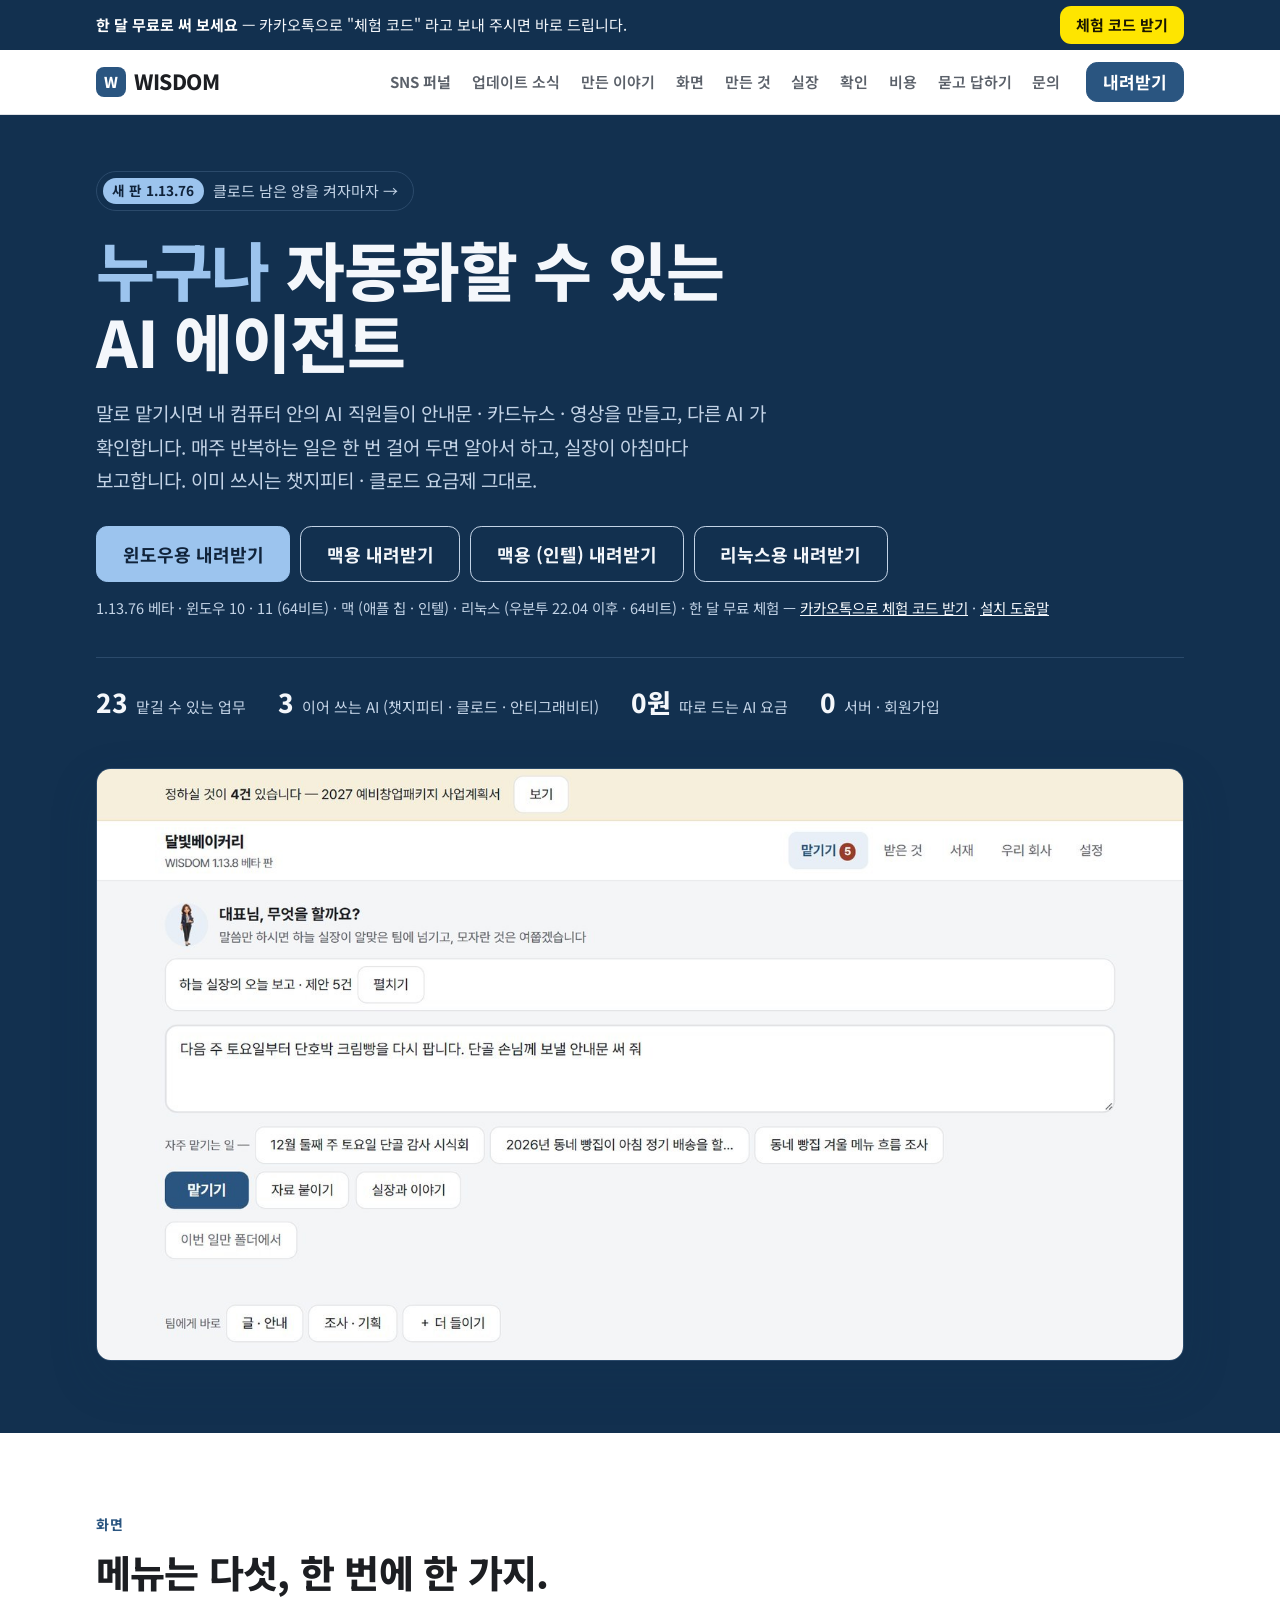
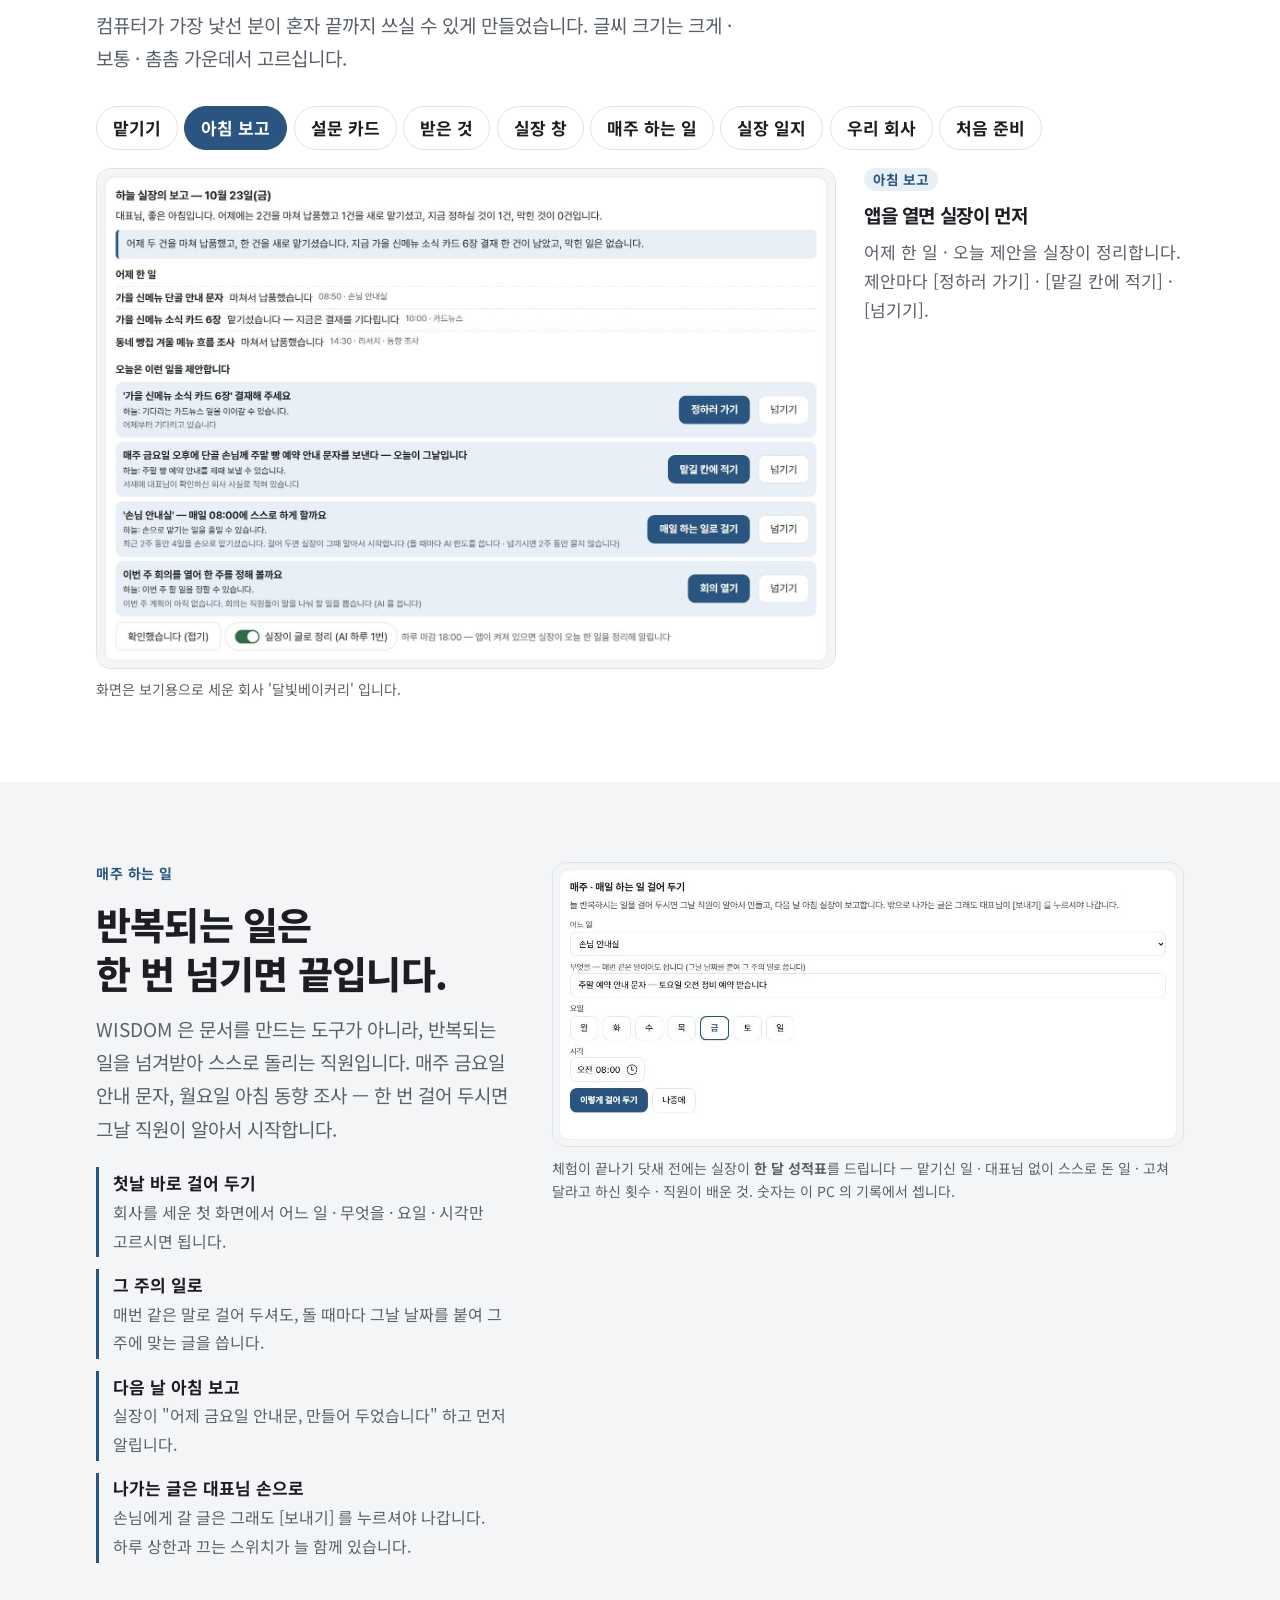
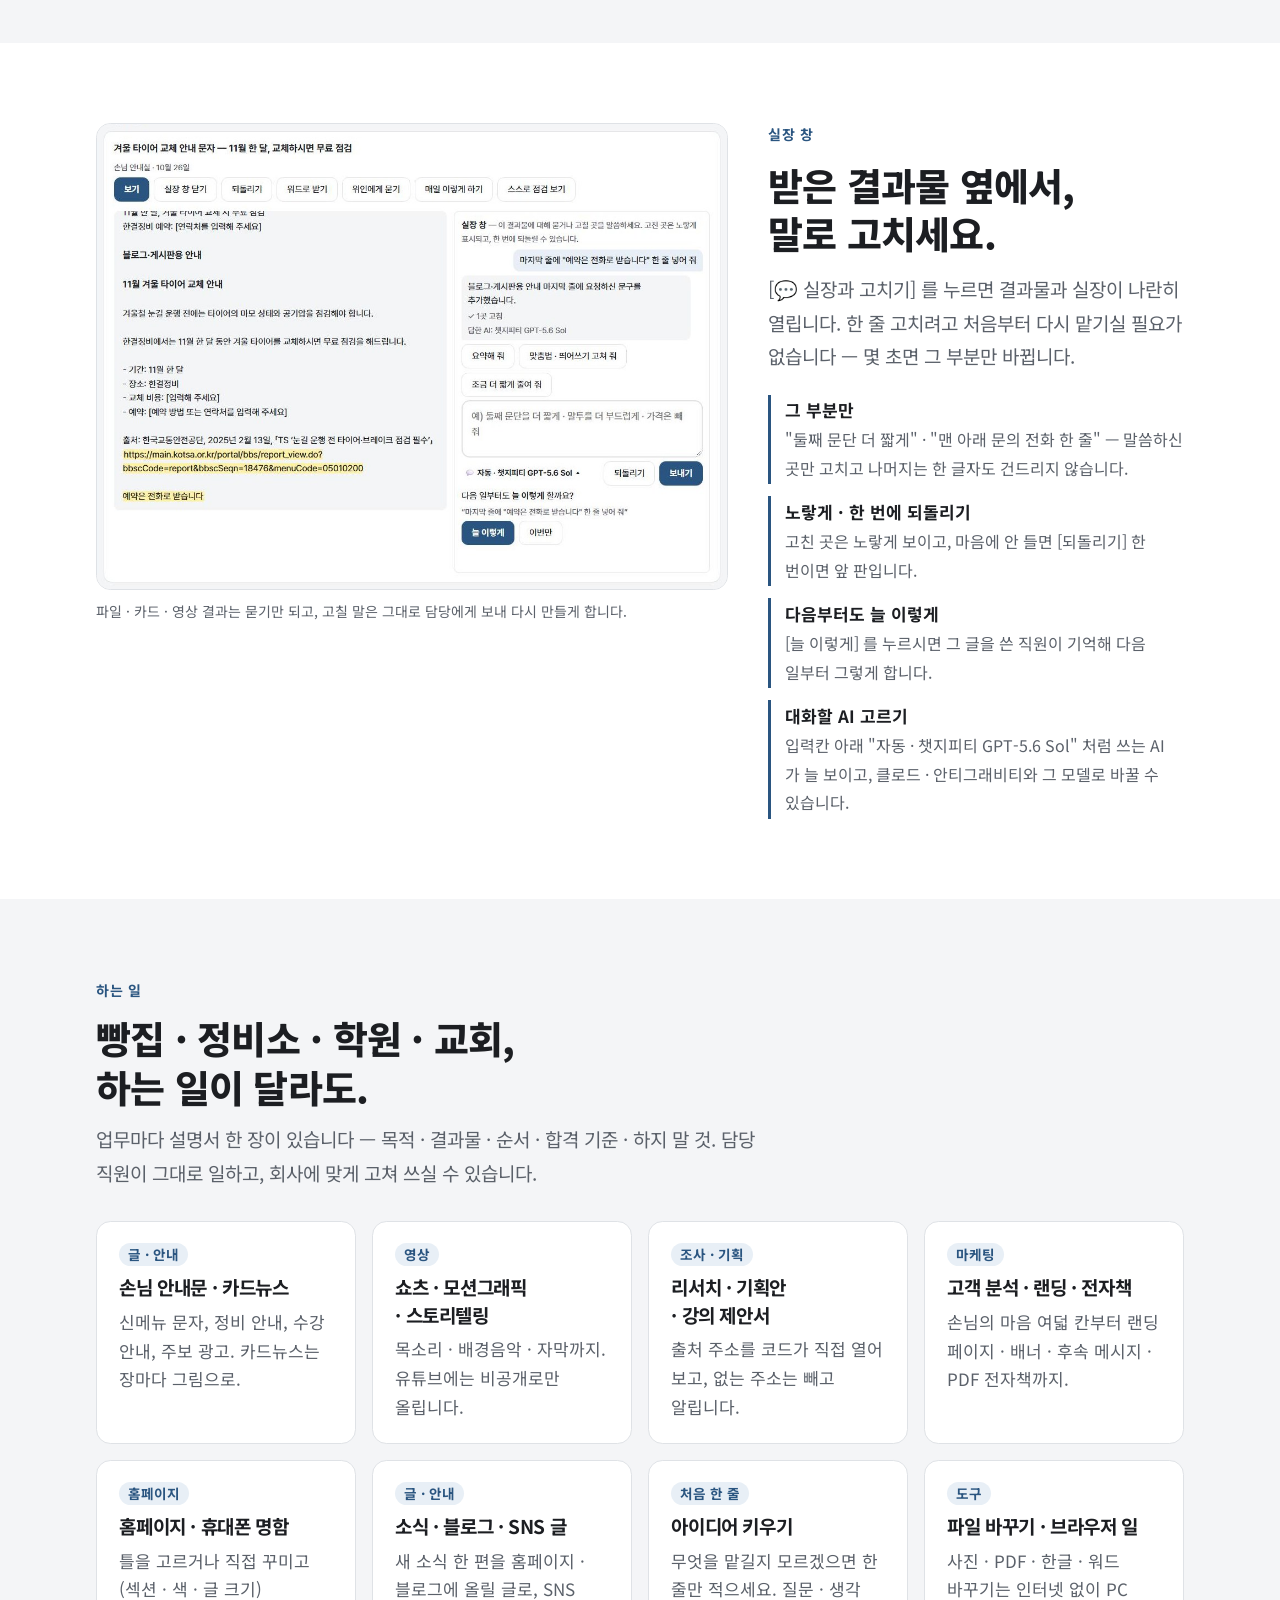
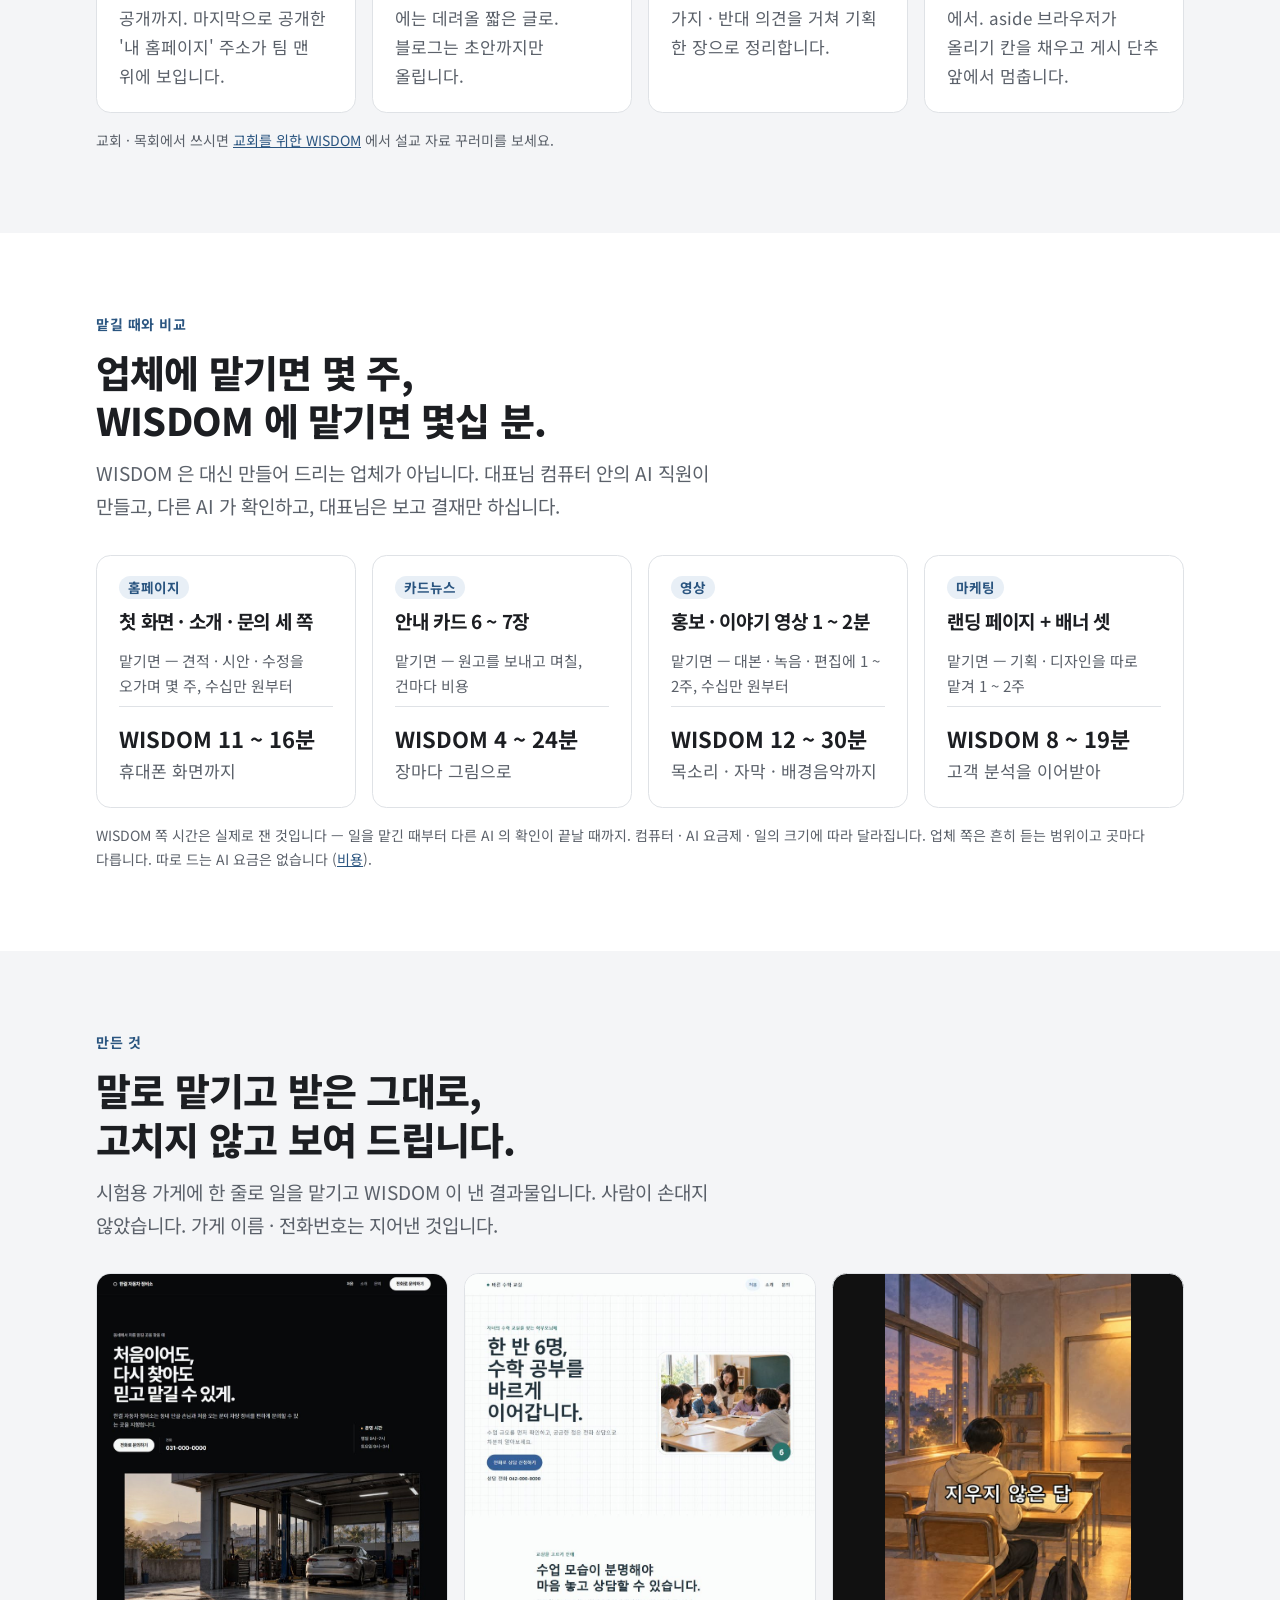
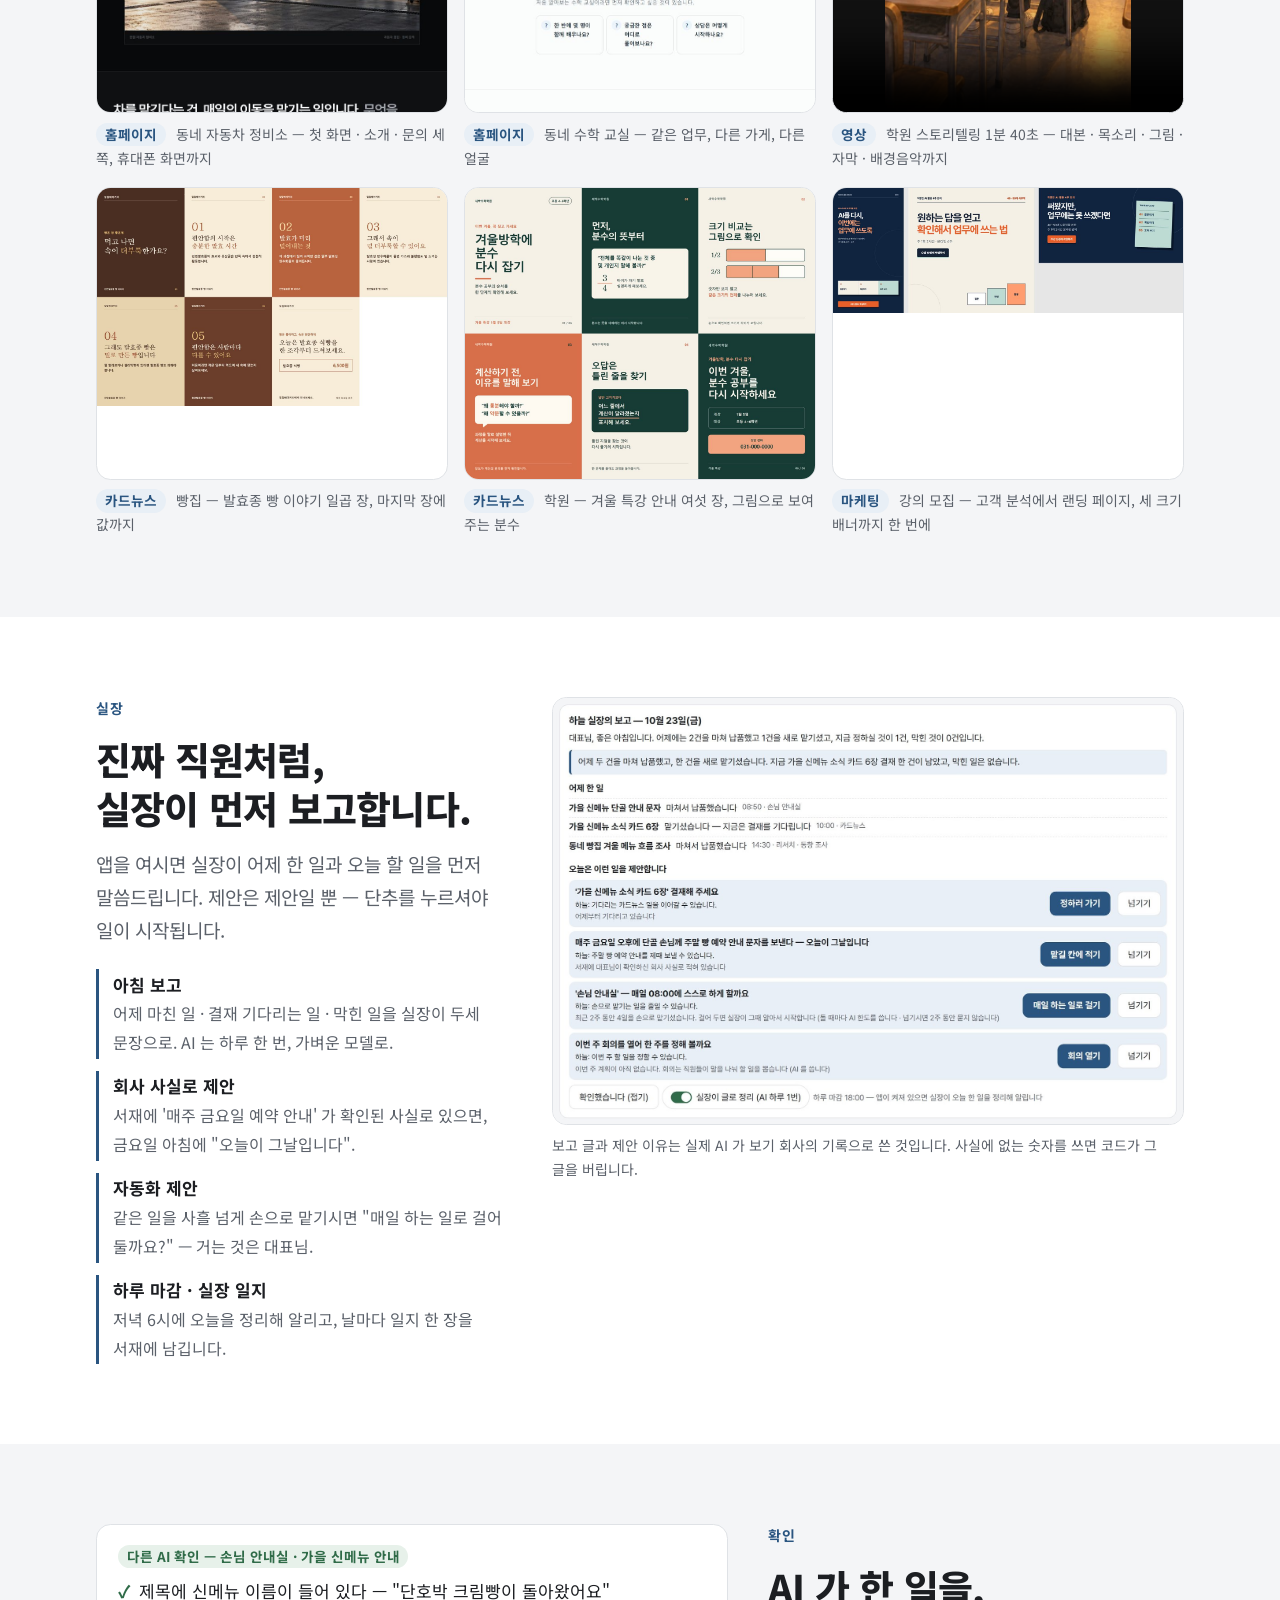
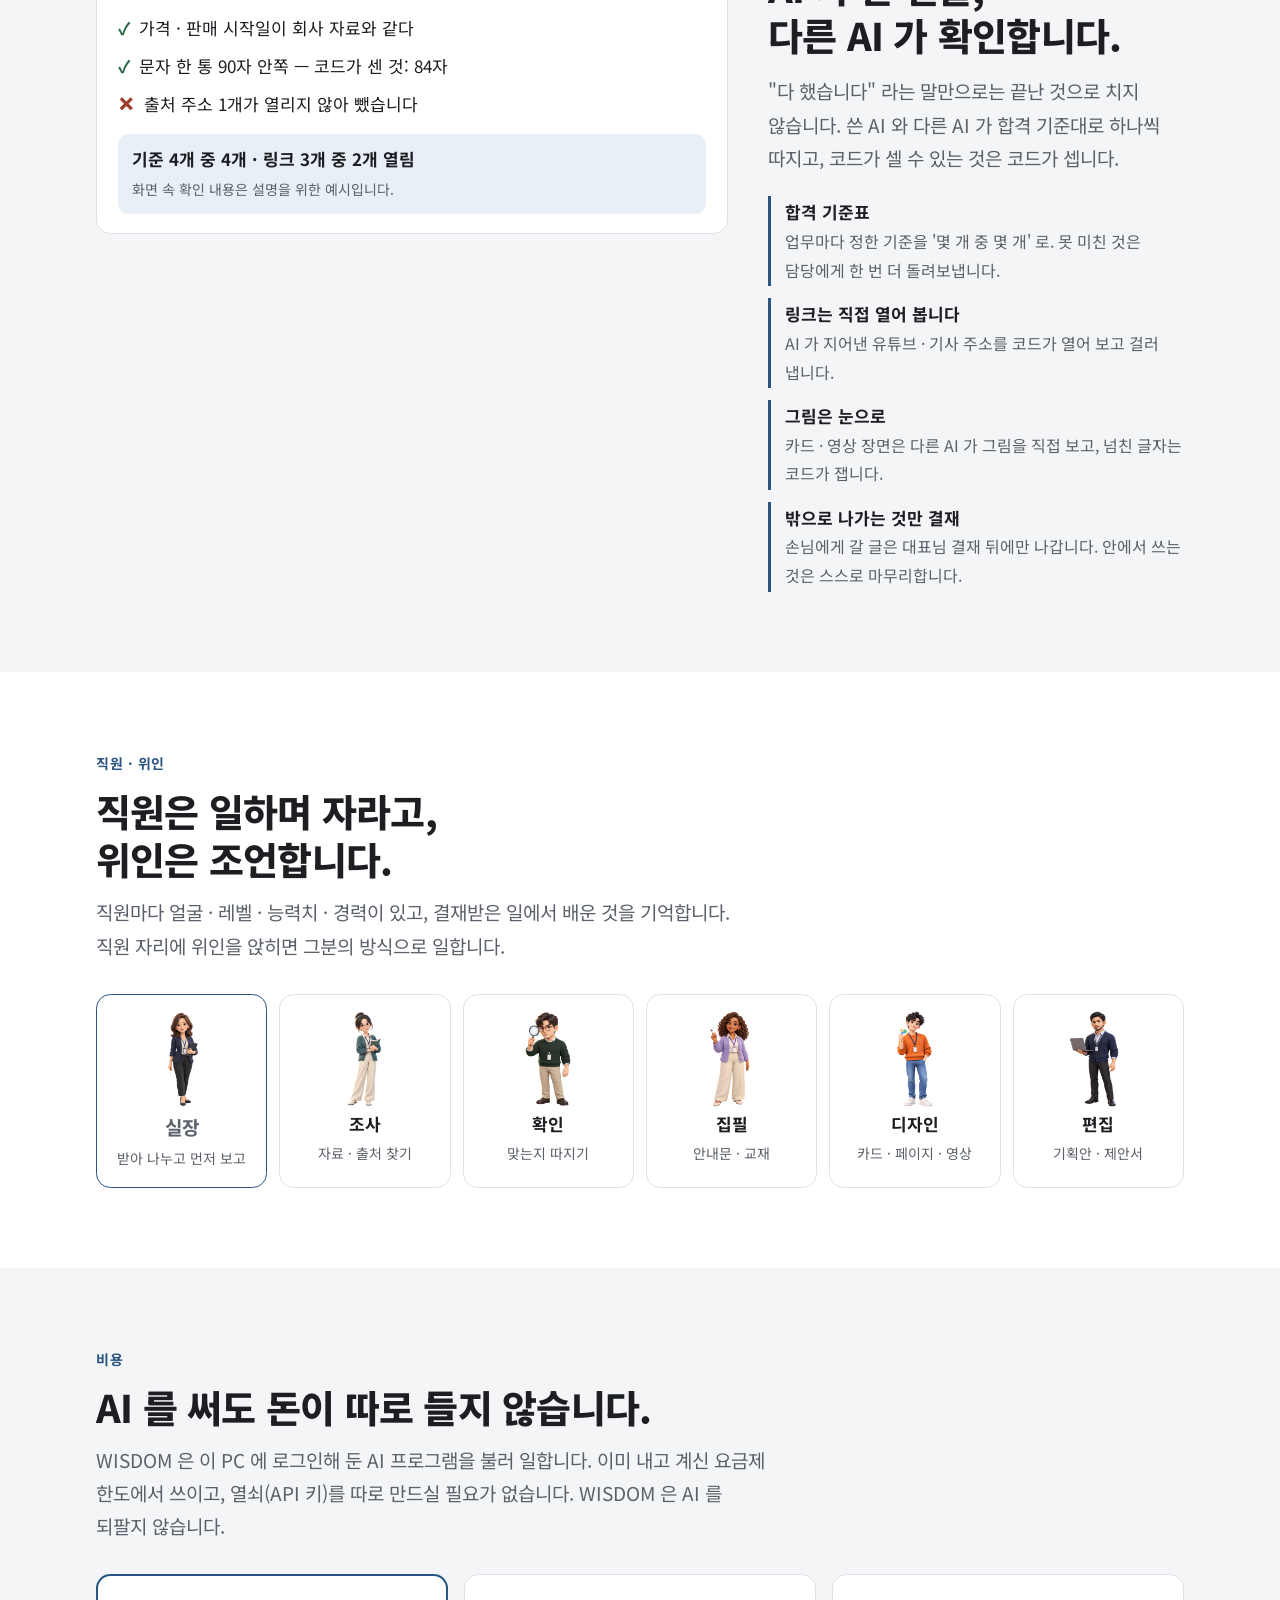
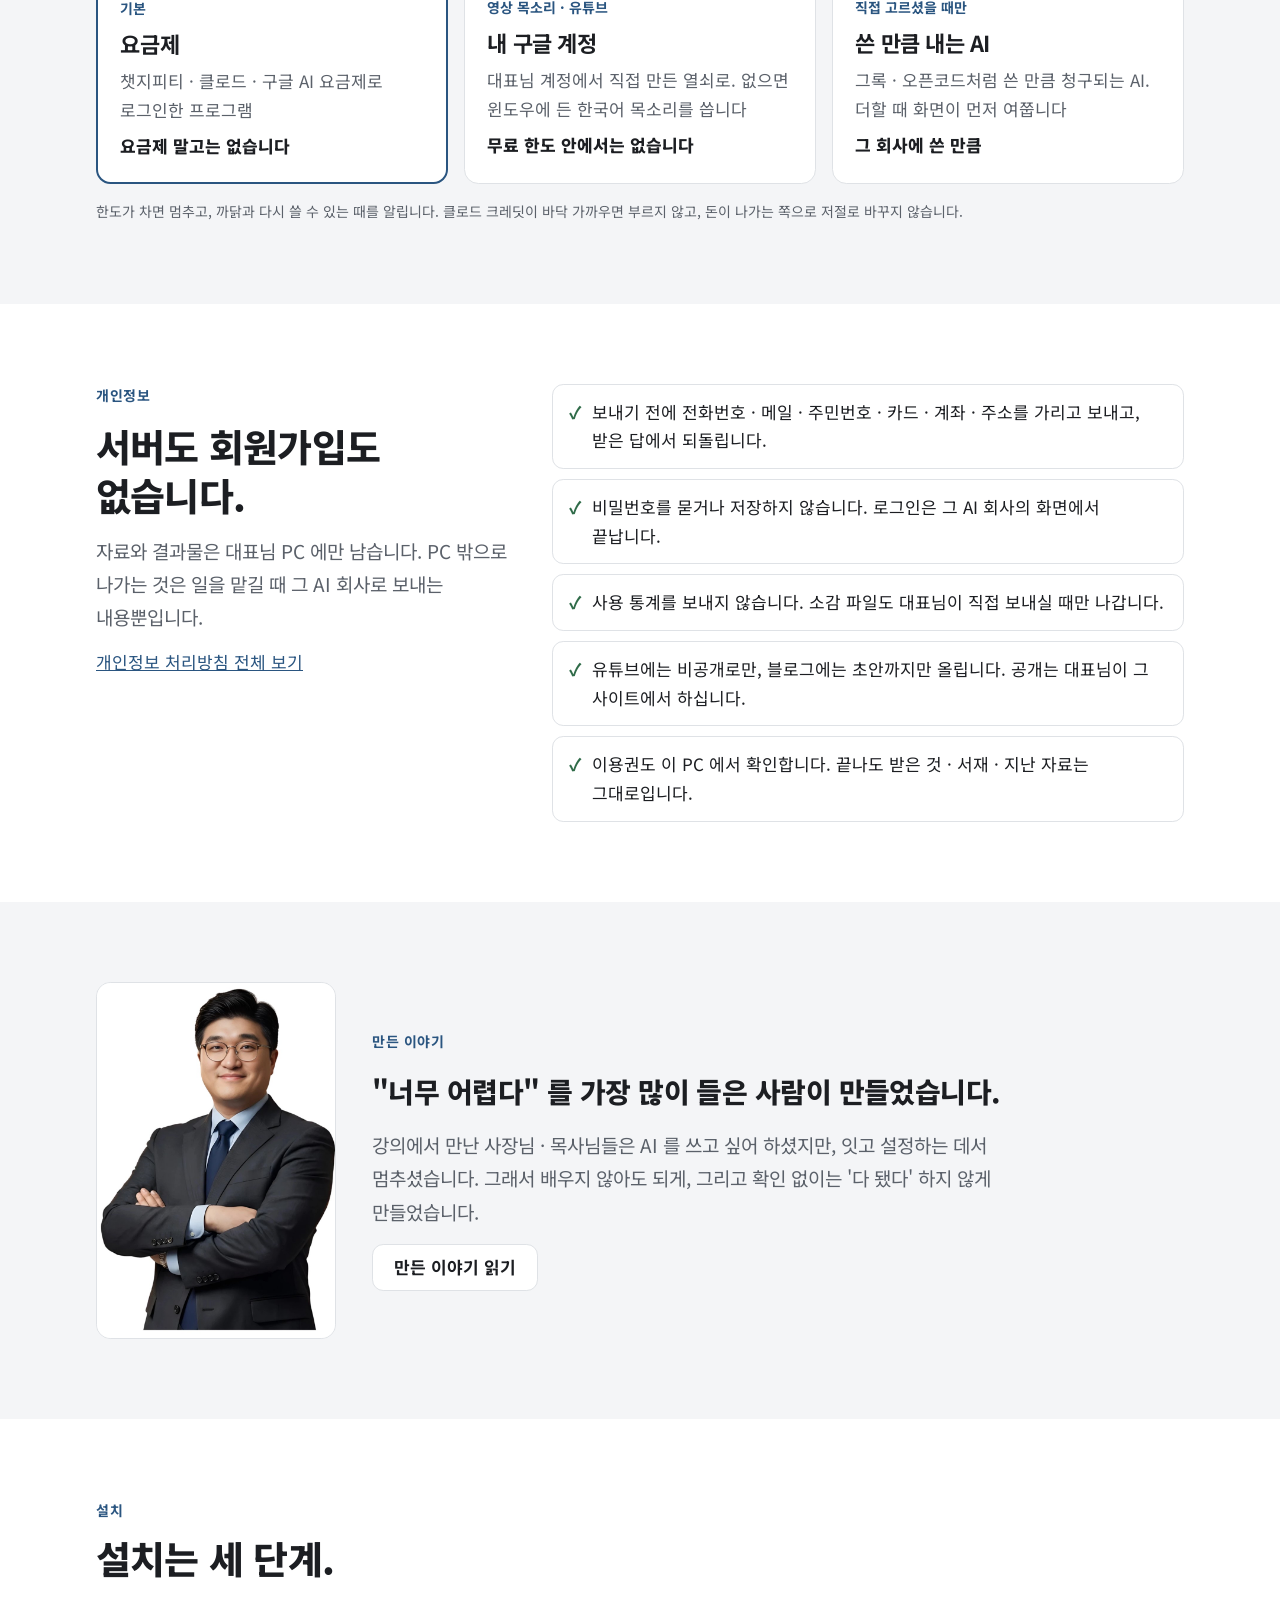
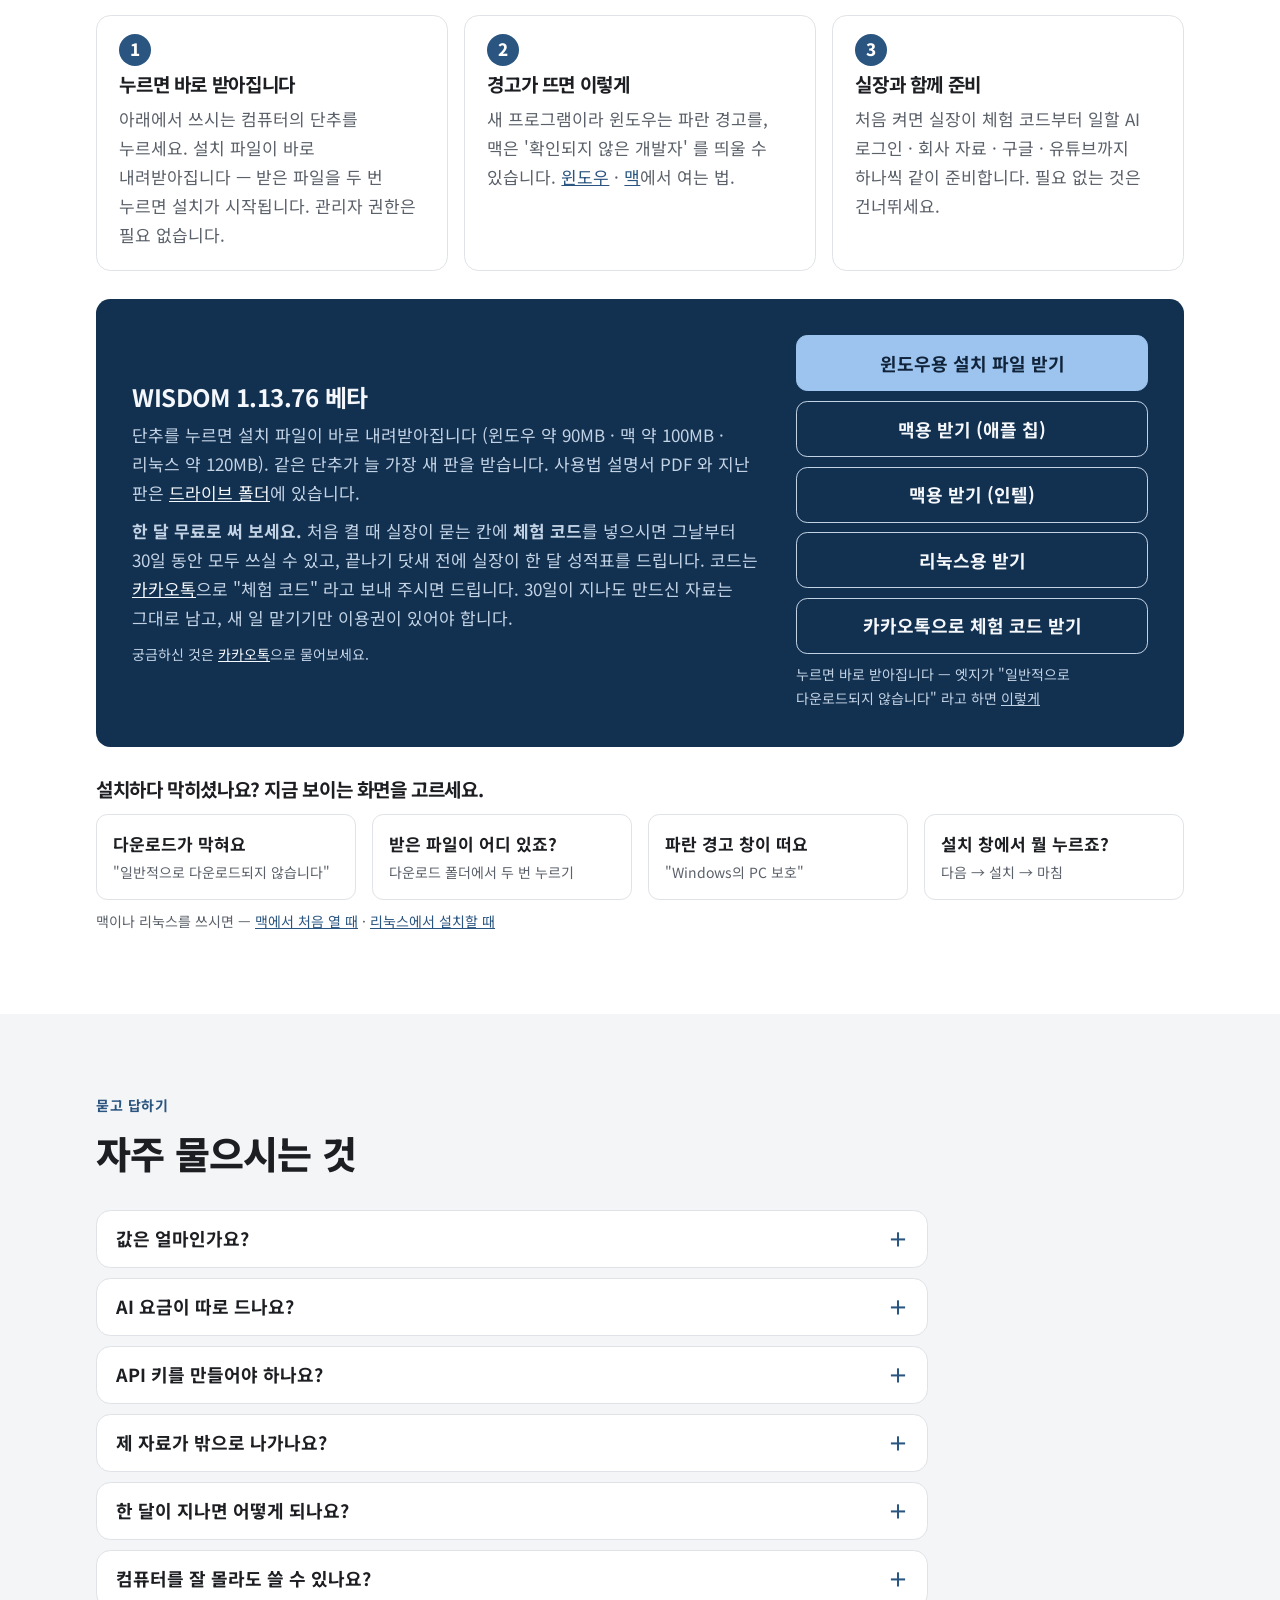
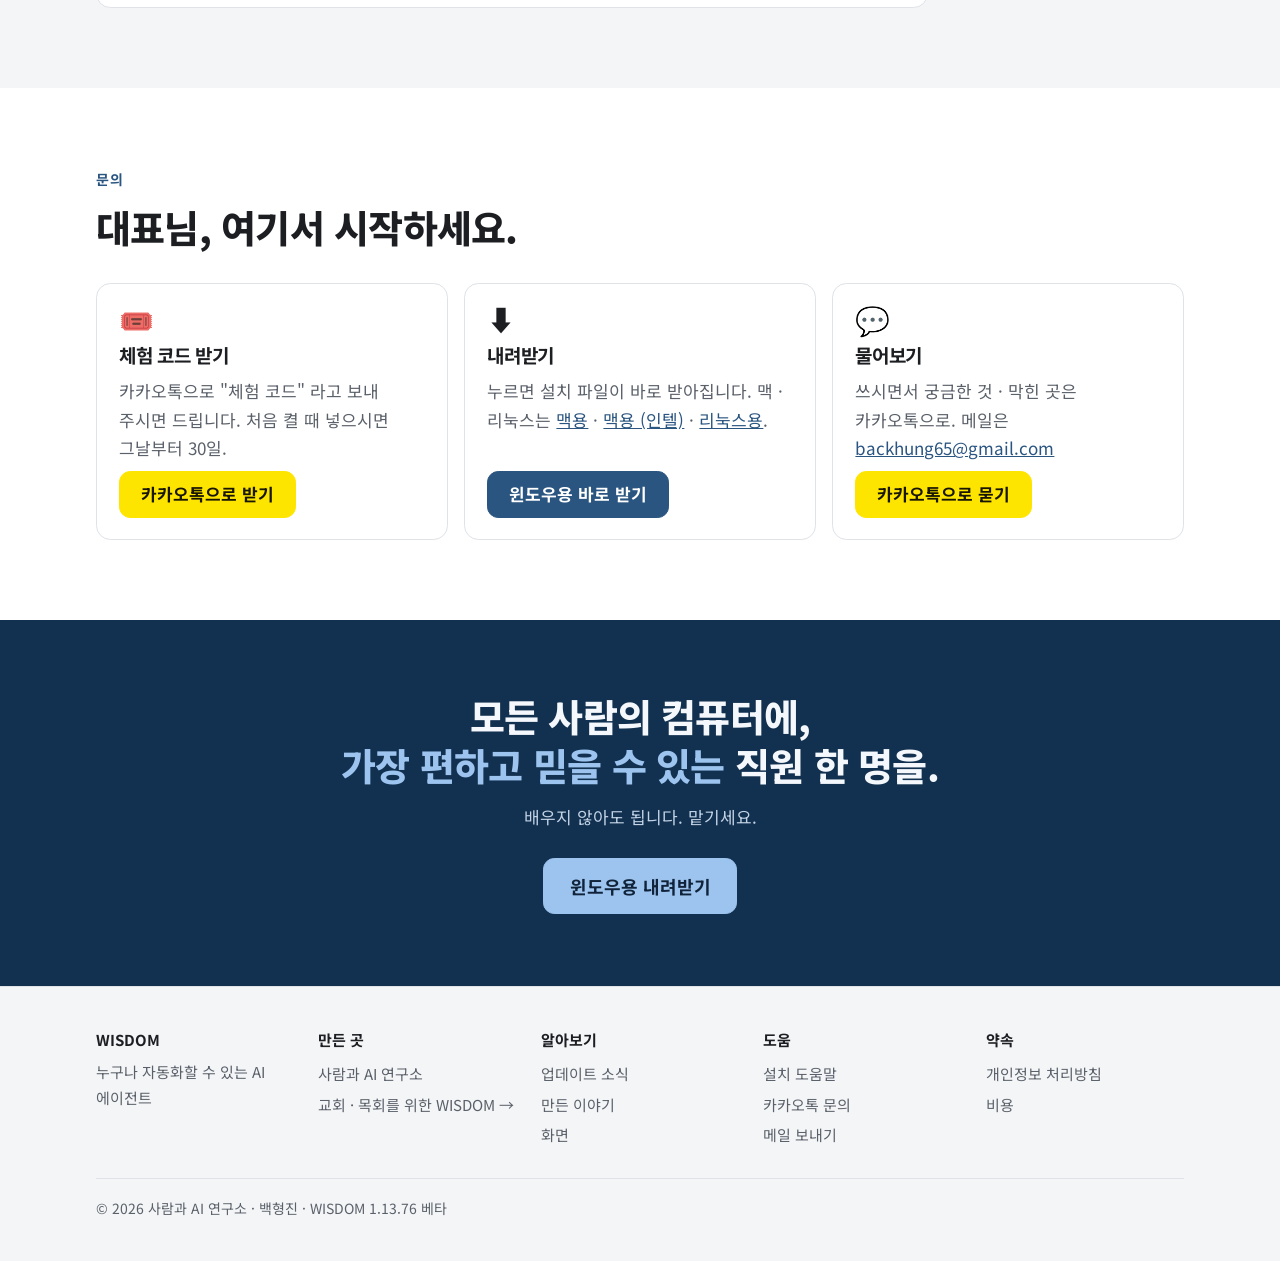
<file: index.html>
<!doctype html>
<html lang="ko">
<head>
<meta charset="utf-8">
<meta name="viewport" content="width=device-width, initial-scale=1">
<title>WISDOM — 누구나 자동화할 수 있는 AI 에이전트</title>
<meta name="description" content="말로 맡기면 내 컴퓨터 안의 AI 직원들이 안내문 · 카드뉴스 · 영상을 만들고, 다른 AI 가 확인하고, 실장이 아침마다 보고합니다. 이미 쓰시는 챗지피티 · 클로드 요금제 그대로.">
<meta property="og:title" content="WISDOM — 누구나 자동화할 수 있는 AI 에이전트">
<meta property="og:description" content="말로 맡기면 내 컴퓨터 안의 AI 직원들이 만들고, 확인하고, 아침마다 보고합니다.">
<meta property="og:image" content="img/hero.jpg">
<link rel="stylesheet" href="https://fonts.googleapis.com/css2?family=Noto+Sans+KR:wght@400;700;800&display=swap">
<link rel="stylesheet" href="site.css">
</head>
<body>
<a class="btn" href="#main" style="position:absolute;left:-999px">본문으로</a>
<div class="band"><div class="wrap">
  <span><b>한 달 무료로 써 보세요</b> — 카카오톡으로 "체험 코드" 라고 보내 주시면 바로 드립니다.</span>
  <a href="https://open.kakao.com/o/smi51Hqi" target="_blank" rel="noopener">체험 코드 받기</a>
</div></div>
<header class="top"><div class="wrap topin">
  <a class="logo" href="#top"><i>W</i>WISDOM</a>
  <nav class="nav" aria-label="주 메뉴">
    <a href="sns.html"><b>SNS 퍼널</b></a><a href="updates.html">업데이트 소식</a><a href="story.html">만든 이야기</a>
    <a href="#tour">화면</a><a href="#made">만든 것</a><a href="#chief">실장</a><a href="#check">확인</a><a href="#cost">비용</a><a href="#faq">묻고 답하기</a><a href="#contact">문의</a>
  </nav>
  <a class="btn solid" href="#download">내려받기</a>
</div></header>

<main id="main">
<section class="hero" id="top">
  <div class="wrap">
    <a class="pill" href="updates.html"><b>새 판 1.13.76</b> 클로드 남은 양을 켜자마자 →</a>
    <h1><em>누구나</em> 자동화할 수 있는<br>AI 에이전트</h1>
    <p class="lead">말로 맡기시면 내 컴퓨터 안의 AI 직원들이 안내문 · 카드뉴스 · 영상을 만들고, 다른 AI 가 확인합니다.
      매주 반복하는 일은 한 번 걸어 두면 알아서 하고, 실장이 아침마다 보고합니다. 이미 쓰시는 챗지피티 · 클로드 요금제 그대로.</p>
    <div class="row">
      <a class="btn solid big" href="https://drive.usercontent.google.com/download?id=1d7oSPId6u_Uf9_UKz-gIl1HQLFb8VxtD&export=download&confirm=t">윈도우용 내려받기</a>
      <a class="btn big" href="https://drive.usercontent.google.com/download?id=1N2-mMfaHMxg8HVjrvZX5VrRnIuP4RFy9&export=download&confirm=t">맥용 내려받기</a>
      <a class="btn big" href="https://drive.usercontent.google.com/download?id=1jWQ5K6unzf87TFseXKDonnCIFrvl4HJV&export=download&confirm=t">맥용 (인텔) 내려받기</a>
      <a class="btn big" href="https://drive.usercontent.google.com/download?id=1G4w0XSQneakXwANMDuXqgMqlIocNkkys&export=download&confirm=t">리눅스용 내려받기</a>
    </div>
    <p class="note">1.13.76 베타 · 윈도우 10 · 11 (64비트) · 맥 (애플 칩 · 인텔) · 리눅스 (우분투 22.04 이후 · 64비트) · 한 달 무료 체험 — <a href="https://open.kakao.com/o/smi51Hqi" target="_blank" rel="noopener">카카오톡으로 체험 코드 받기</a> · <a href="install.html">설치 도움말</a></p>
    <div class="facts" aria-label="WISDOM 한눈에">
      <div><b>23</b> 맡길 수 있는 업무</div>
      <div><b>3</b> 이어 쓰는 AI (챗지피티 · 클로드 · 안티그래비티)</div>
      <div><b>0원</b> 따로 드는 AI 요금</div>
      <div><b>0</b> 서버 · 회원가입</div>
    </div>
    <div class="hero-shot">
      <img src="img/hero.jpg" alt="WISDOM 맡기기 화면 — 한 칸에 말로 적고 [맡기기] 를 누른다" width="1500" height="816">
    </div>
  </div>
</section>

<section class="sec" id="tour">
  <div class="wrap">
    <div class="head"><p class="eyebrow">화면</p><h2>메뉴는 다섯, 한 번에 한 가지.</h2>
      <p class="lead">컴퓨터가 가장 낯선 분이 혼자 끝까지 쓰실 수 있게 만들었습니다. 글씨 크기는 크게 · 보통 · 촘촘 가운데서 고르십니다.</p></div>
    <div class="tabs" role="tablist" aria-label="화면 고르기" id="tabs"></div>
    <div class="tour">
      <img class="shot" id="tourImg" src="img/morning.jpg" alt="" width="1600" height="1081">
      <div class="say"><span class="tag" id="tourTag"></span><h3 id="tourTitle"></h3><p id="tourText"></p></div>
    </div>
    <p class="cap">화면은 보기용으로 세운 회사 '달빛베이커리' 입니다.</p>
  </div>
</section>

<section class="sec alt" id="weekly">
  <div class="wrap topic">
    <div class="txt">
      <p class="eyebrow">매주 하는 일</p>
      <h2>반복되는 일은<br>한 번 넘기면 끝입니다.</h2>
      <p class="lead">WISDOM 은 문서를 만드는 도구가 아니라, 반복되는 일을 넘겨받아 스스로 돌리는 직원입니다. 매주 금요일 안내 문자, 월요일 아침 동향 조사 — 한 번 걸어 두시면 그날 직원이 알아서 시작합니다.</p>
      <div class="points">
        <div><b>첫날 바로 걸어 두기</b><span>회사를 세운 첫 화면에서 어느 일 · 무엇을 · 요일 · 시각만 고르시면 됩니다.</span></div>
        <div><b>그 주의 일로</b><span>매번 같은 말로 걸어 두셔도, 돌 때마다 그날 날짜를 붙여 그 주에 맞는 글을 씁니다.</span></div>
        <div><b>다음 날 아침 보고</b><span>실장이 "어제 금요일 안내문, 만들어 두었습니다" 하고 먼저 알립니다.</span></div>
        <div><b>나가는 글은 대표님 손으로</b><span>손님에게 갈 글은 그래도 [보내기] 를 누르셔야 나갑니다. 하루 상한과 끄는 스위치가 늘 함께 있습니다.</span></div>
      </div>
    </div>
    <div><img class="shot" src="img/weekly.jpg" alt="매주 하는 일 걸어 두기 — 어느 일 · 무엇을 · 요일 · 시각" width="1144" height="514">
      <p class="cap">체험이 끝나기 닷새 전에는 실장이 <b>한 달 성적표</b>를 드립니다 — 맡기신 일 · 대표님 없이 스스로 돈 일 · 고쳐 달라고 하신 횟수 · 직원이 배운 것. 숫자는 이 PC 의 기록에서 셉니다.</p></div>
  </div>
</section>

<section class="sec" id="talk">
  <div class="wrap topic flip">
    <div class="txt">
      <p class="eyebrow">실장 창</p>
      <h2>받은 결과물 옆에서,<br>말로 고치세요.</h2>
      <p class="lead">[💬 실장과 고치기] 를 누르면 결과물과 실장이 나란히 열립니다. 한 줄 고치려고 처음부터 다시 맡기실 필요가 없습니다 — 몇 초면 그 부분만 바뀝니다.</p>
      <div class="points">
        <div><b>그 부분만</b><span>"둘째 문단 더 짧게" · "맨 아래 문의 전화 한 줄" — 말씀하신 곳만 고치고 나머지는 한 글자도 건드리지 않습니다.</span></div>
        <div><b>노랗게 · 한 번에 되돌리기</b><span>고친 곳은 노랗게 보이고, 마음에 안 들면 [되돌리기] 한 번이면 앞 판입니다.</span></div>
        <div><b>다음부터도 늘 이렇게</b><span>[늘 이렇게] 를 누르시면 그 글을 쓴 직원이 기억해 다음 일부터 그렇게 합니다.</span></div>
        <div><b>대화할 AI 고르기</b><span>입력칸 아래 "자동 · 챗지피티 GPT-5.6 Sol" 처럼 쓰는 AI 가 늘 보이고, 클로드 · 안티그래비티와 그 모델로 바꿀 수 있습니다.</span></div>
      </div>
    </div>
    <div><img class="shot" src="img/talk.jpg" alt="실장 창 — 왼쪽은 결과물, 오른쪽은 실장과의 대화. 고친 곳이 노랗게 표시된다" width="1144" height="845">
      <p class="cap">파일 · 카드 · 영상 결과는 묻기만 되고, 고칠 말은 그대로 담당에게 보내 다시 만들게 합니다.</p></div>
  </div>
</section>

<section class="sec alt" id="work">
  <div class="wrap">
    <div class="head"><p class="eyebrow">하는 일</p><h2>빵집 · 정비소 · 학원 · 교회,<br>하는 일이 달라도.</h2>
      <p class="lead">업무마다 설명서 한 장이 있습니다 — 목적 · 결과물 · 순서 · 합격 기준 · 하지 말 것. 담당 직원이 그대로 일하고, 회사에 맞게 고쳐 쓰실 수 있습니다.</p></div>
    <div class="grid g4">
      <div class="card"><span class="tag">글 · 안내</span><h3>손님 안내문 · 카드뉴스</h3><p>신메뉴 문자, 정비 안내, 수강 안내, 주보 광고. 카드뉴스는 장마다 그림으로.</p></div>
      <div class="card"><span class="tag">영상</span><h3>쇼츠 · 모션그래픽 · 스토리텔링</h3><p>목소리 · 배경음악 · 자막까지. 유튜브에는 비공개로만 올립니다.</p></div>
      <div class="card"><span class="tag">조사 · 기획</span><h3>리서치 · 기획안 · 강의 제안서</h3><p>출처 주소를 코드가 직접 열어 보고, 없는 주소는 빼고 알립니다.</p></div>
      <div class="card"><span class="tag">마케팅</span><h3>고객 분석 · 랜딩 · 전자책</h3><p>손님의 마음 여덟 칸부터 랜딩 페이지 · 배너 · 후속 메시지 · PDF 전자책까지.</p></div>
    </div>
    <div class="grid g4" style="margin-top:16px">
      <div class="card"><span class="tag">홈페이지</span><h3>홈페이지 · 휴대폰 명함</h3><p>틀을 고르거나 직접 꾸미고(섹션 · 색 · 글 크기) 공개까지. 마지막으로 공개한 '내 홈페이지' 주소가 팀 맨 위에 보입니다.</p></div>
      <div class="card"><span class="tag">글 · 안내</span><h3>소식 · 블로그 · SNS 글</h3><p>새 소식 한 편을 홈페이지 · 블로그에 올릴 글로, SNS 에는 데려올 짧은 글로. 블로그는 초안까지만 올립니다.</p></div>
      <div class="card"><span class="tag">처음 한 줄</span><h3>아이디어 키우기</h3><p>무엇을 맡길지 모르겠으면 한 줄만 적으세요. 질문 · 생각 가지 · 반대 의견을 거쳐 기획 한 장으로 정리합니다.</p></div>
      <div class="card"><span class="tag">도구</span><h3>파일 바꾸기 · 브라우저 일</h3><p>사진 · PDF · 한글 · 워드 바꾸기는 인터넷 없이 PC 에서. aside 브라우저가 올리기 칸을 채우고 게시 단추 앞에서 멈춥니다.</p></div>
    </div>
    <p class="cap" style="margin-top:16px">교회 · 목회에서 쓰시면 <a href="church/">교회를 위한 WISDOM</a> 에서 설교 자료 꾸러미를 보세요.</p>
  </div>
</section>

<section class="sec" id="vs">
  <div class="wrap">
    <div class="head"><p class="eyebrow">맡길 때와 비교</p><h2>업체에 맡기면 몇 주,<br>WISDOM 에 맡기면 몇십 분.</h2>
      <p class="lead">WISDOM 은 대신 만들어 드리는 업체가 아닙니다. 대표님 컴퓨터 안의 AI 직원이 만들고, 다른 AI 가 확인하고, 대표님은 보고 결재만 하십니다.</p></div>
    <div class="grid g4 vs">
      <div class="card"><span class="tag">홈페이지</span><h3>첫 화면 · 소개 · 문의 세 쪽</h3><p class="was">맡기면 — 견적 · 시안 · 수정을 오가며 몇 주, 수십만 원부터</p><p class="now"><b>WISDOM 11 ~ 16분</b>휴대폰 화면까지</p></div>
      <div class="card"><span class="tag">카드뉴스</span><h3>안내 카드 6 ~ 7장</h3><p class="was">맡기면 — 원고를 보내고 며칠, 건마다 비용</p><p class="now"><b>WISDOM 4 ~ 24분</b>장마다 그림으로</p></div>
      <div class="card"><span class="tag">영상</span><h3>홍보 · 이야기 영상 1 ~ 2분</h3><p class="was">맡기면 — 대본 · 녹음 · 편집에 1 ~ 2주, 수십만 원부터</p><p class="now"><b>WISDOM 12 ~ 30분</b>목소리 · 자막 · 배경음악까지</p></div>
      <div class="card"><span class="tag">마케팅</span><h3>랜딩 페이지 + 배너 셋</h3><p class="was">맡기면 — 기획 · 디자인을 따로 맡겨 1 ~ 2주</p><p class="now"><b>WISDOM 8 ~ 19분</b>고객 분석을 이어받아</p></div>
    </div>
    <p class="cap" style="margin-top:16px">WISDOM 쪽 시간은 실제로 잰 것입니다 — 일을 맡긴 때부터 다른 AI 의 확인이 끝날 때까지. 컴퓨터 · AI 요금제 · 일의 크기에 따라 달라집니다. 업체 쪽은 흔히 듣는 범위이고 곳마다 다릅니다. 따로 드는 AI 요금은 없습니다 (<a href="#cost">비용</a>).</p>
  </div>
</section>

<section class="sec alt" id="made">
  <div class="wrap">
    <div class="head"><p class="eyebrow">만든 것</p><h2>말로 맡기고 받은 그대로,<br>고치지 않고 보여 드립니다.</h2>
      <p class="lead">시험용 가게에 한 줄로 일을 맡기고 WISDOM 이 낸 결과물입니다. 사람이 손대지 않았습니다. 가게 이름 · 전화번호는 지어낸 것입니다.</p></div>
    <div class="grid made">
      <figure><img class="shot" src="img/made/garage_site.jpg" width="853" height="1066" loading="lazy" alt="정비소 홈페이지 첫 화면 — 처음이어도, 다시 찾아도 믿고 맡길 수 있게"><figcaption class="cap"><span class="tag">홈페이지</span> 동네 자동차 정비소 — 첫 화면 · 소개 · 문의 세 쪽, 휴대폰 화면까지</figcaption></figure>
      <figure><img class="shot" src="img/made/math_site.jpg" width="853" height="1066" loading="lazy" alt="수학 교실 홈페이지 첫 화면 — 한 반 6명, 수학 공부를 바르게 이어갑니다"><figcaption class="cap"><span class="tag">홈페이지</span> 동네 수학 교실 — 같은 업무, 다른 가게, 다른 얼굴</figcaption></figure>
      <figure class="vid"><video class="shot" src="img/made/math_story.mp4" poster="img/made/math_story.jpg" width="540" height="960" controls playsinline preload="none"></video><figcaption class="cap"><span class="tag">영상</span> 학원 스토리텔링 1분 40초 — 대본 · 목소리 · 그림 · 자막 · 배경음악까지</figcaption></figure>
      <figure><img class="shot wide" src="img/made/bakery_cards.jpg" width="1200" height="750" loading="lazy" alt="빵집 카드뉴스 일곱 장 — 먹고 나면 속이 더부룩한가요?"><figcaption class="cap"><span class="tag">카드뉴스</span> 빵집 — 발효종 빵 이야기 일곱 장, 마지막 장에 값까지</figcaption></figure>
      <figure><img class="shot wide" src="img/made/math_cards.jpg" width="1200" height="1000" loading="lazy" alt="학원 카드뉴스 여섯 장 — 겨울방학에 분수 다시 잡기"><figcaption class="cap"><span class="tag">카드뉴스</span> 학원 — 겨울 특강 안내 여섯 장, 그림으로 보여 주는 분수</figcaption></figure>
      <figure><img class="shot wide" src="img/made/lecture_banners.jpg" width="1200" height="431" loading="lazy" alt="강의 광고 배너 세 크기 — 세로 · 정사각 · 가로"><figcaption class="cap"><span class="tag">마케팅</span> 강의 모집 — 고객 분석에서 랜딩 페이지, 세 크기 배너까지 한 번에</figcaption></figure>
    </div>
  </div>
</section>

<section class="sec" id="chief">
  <div class="wrap topic">
    <div class="txt">
      <p class="eyebrow">실장</p>
      <h2>진짜 직원처럼,<br>실장이 먼저 보고합니다.</h2>
      <p class="lead">앱을 여시면 실장이 어제 한 일과 오늘 할 일을 먼저 말씀드립니다. 제안은 제안일 뿐 — 단추를 누르셔야 일이 시작됩니다.</p>
      <div class="points">
        <div><b>아침 보고</b><span>어제 마친 일 · 결재 기다리는 일 · 막힌 일을 실장이 두세 문장으로. AI 는 하루 한 번, 가벼운 모델로.</span></div>
        <div><b>회사 사실로 제안</b><span>서재에 '매주 금요일 예약 안내' 가 확인된 사실로 있으면, 금요일 아침에 "오늘이 그날입니다".</span></div>
        <div><b>자동화 제안</b><span>같은 일을 사흘 넘게 손으로 맡기시면 "매일 하는 일로 걸어 둘까요?" — 거는 것은 대표님.</span></div>
        <div><b>하루 마감 · 실장 일지</b><span>저녁 6시에 오늘을 정리해 알리고, 날마다 일지 한 장을 서재에 남깁니다.</span></div>
      </div>
    </div>
    <div><img class="shot" src="img/morning.jpg" alt="실장의 아침 보고 — 어제 한 일과 오늘 제안, 제안마다 실장이 붙인 이유" width="1600" height="1081">
      <p class="cap">보고 글과 제안 이유는 실제 AI 가 보기 회사의 기록으로 쓴 것입니다. 사실에 없는 숫자를 쓰면 코드가 그 글을 버립니다.</p></div>
  </div>
</section>

<section class="sec alt" id="check">
  <div class="wrap topic flip">
    <div class="txt">
      <p class="eyebrow">확인</p>
      <h2>AI 가 한 일을,<br>다른 AI 가 확인합니다.</h2>
      <p class="lead">"다 했습니다" 라는 말만으로는 끝난 것으로 치지 않습니다. 쓴 AI 와 다른 AI 가 합격 기준대로 하나씩 따지고, 코드가 셀 수 있는 것은 코드가 셉니다.</p>
      <div class="points">
        <div><b>합격 기준표</b><span>업무마다 정한 기준을 '몇 개 중 몇 개' 로. 못 미친 것은 담당에게 한 번 더 돌려보냅니다.</span></div>
        <div><b>링크는 직접 열어 봅니다</b><span>AI 가 지어낸 유튜브 · 기사 주소를 코드가 열어 보고 걸러 냅니다.</span></div>
        <div><b>그림은 눈으로</b><span>카드 · 영상 장면은 다른 AI 가 그림을 직접 보고, 넘친 글자는 코드가 잽니다.</span></div>
        <div><b>밖으로 나가는 것만 결재</b><span>손님에게 갈 글은 대표님 결재 뒤에만 나갑니다. 안에서 쓰는 것은 스스로 마무리합니다.</span></div>
      </div>
    </div>
    <div class="check" aria-label="확인하는 AI 의 보고 보기">
      <span class="tag good">다른 AI 확인 — 손님 안내실 · 가을 신메뉴 안내</span>
      <div class="ln"><span class="ok">✓</span><span>제목에 신메뉴 이름이 들어 있다 — "단호박 크림빵이 돌아왔어요"</span></div>
      <div class="ln"><span class="ok">✓</span><span>가격 · 판매 시작일이 회사 자료와 같다</span></div>
      <div class="ln"><span class="ok">✓</span><span>문자 한 통 90자 안쪽 — 코드가 센 것: 84자</span></div>
      <div class="ln"><span class="no">✕</span><span>출처 주소 1개가 열리지 않아 뺐습니다</span></div>
      <div class="sum"><b>기준 4개 중 4개 · 링크 3개 중 2개 열림</b><br><span class="small muted">화면 속 확인 내용은 설명을 위한 예시입니다.</span></div>
    </div>
  </div>
</section>

<section class="sec" id="team">
  <div class="wrap">
    <div class="head"><p class="eyebrow">직원 · 위인</p><h2>직원은 일하며 자라고,<br>위인은 조언합니다.</h2>
      <p class="lead">직원마다 얼굴 · 레벨 · 능력치 · 경력이 있고, 결재받은 일에서 배운 것을 기억합니다. 직원 자리에 위인을 앉히면 그분의 방식으로 일합니다.</p></div>
    <div class="people">
      <div class="person lead"><img src="img/char/haneul.png" alt="" width="96" height="96"><b>실장</b><span>받아 나누고 먼저 보고</span></div>
      <div class="person"><img src="img/char/yujin.png" alt="" width="96" height="96"><b>조사</b><span>자료 · 출처 찾기</span></div>
      <div class="person"><img src="img/char/doyun.png" alt="" width="96" height="96"><b>확인</b><span>맞는지 따지기</span></div>
      <div class="person"><img src="img/char/seoyeon.png" alt="" width="96" height="96"><b>집필</b><span>안내문 · 교재</span></div>
      <div class="person"><img src="img/char/minseo.png" alt="" width="96" height="96"><b>디자인</b><span>카드 · 페이지 · 영상</span></div>
      <div class="person"><img src="img/char/jun.png" alt="" width="96" height="96"><b>편집</b><span>기획안 · 제안서</span></div>
    </div>
  </div>
</section>

<section class="sec alt" id="cost">
  <div class="wrap">
    <div class="head"><p class="eyebrow">비용</p><h2>AI 를 써도 돈이 따로 들지 않습니다.</h2>
      <p class="lead">WISDOM 은 이 PC 에 로그인해 둔 AI 프로그램을 불러 일합니다. 이미 내고 계신 요금제 한도에서 쓰이고, 열쇠(API 키)를 따로 만드실 필요가 없습니다. WISDOM 은 AI 를 되팔지 않습니다.</p></div>
    <div class="grid g3 cost">
      <div class="card main"><span class="who">기본</span><h3>요금제</h3><p>챗지피티 · 클로드 · 구글 AI 요금제로 로그인한 프로그램</p><p class="price">요금제 말고는 없습니다</p></div>
      <div class="card"><span class="who">영상 목소리 · 유튜브</span><h3>내 구글 계정</h3><p>대표님 계정에서 직접 만든 열쇠로. 없으면 윈도우에 든 한국어 목소리를 씁니다</p><p class="price">무료 한도 안에서는 없습니다</p></div>
      <div class="card"><span class="who">직접 고르셨을 때만</span><h3>쓴 만큼 내는 AI</h3><p>그록 · 오픈코드처럼 쓴 만큼 청구되는 AI. 더할 때 화면이 먼저 여쭙니다</p><p class="price">그 회사에 쓴 만큼</p></div>
    </div>
    <p class="cap" style="margin-top:16px">한도가 차면 멈추고, 까닭과 다시 쓸 수 있는 때를 알립니다. 클로드 크레딧이 바닥 가까우면 부르지 않고, 돈이 나가는 쪽으로 저절로 바꾸지 않습니다.</p>
  </div>
</section>

<section class="sec" id="privacy">
  <div class="wrap topic">
    <div class="txt">
      <p class="eyebrow">개인정보</p>
      <h2>서버도 회원가입도<br>없습니다.</h2>
      <p class="lead">자료와 결과물은 대표님 PC 에만 남습니다. PC 밖으로 나가는 것은 일을 맡길 때 그 AI 회사로 보내는 내용뿐입니다.</p>
      <p><a href="privacy.html">개인정보 처리방침 전체 보기</a></p>
    </div>
    <ul class="promise">
      <li>보내기 전에 전화번호 · 메일 · 주민번호 · 카드 · 계좌 · 주소를 가리고 보내고, 받은 답에서 되돌립니다.</li>
      <li>비밀번호를 묻거나 저장하지 않습니다. 로그인은 그 AI 회사의 화면에서 끝납니다.</li>
      <li>사용 통계를 보내지 않습니다. 소감 파일도 대표님이 직접 보내실 때만 나갑니다.</li>
      <li>유튜브에는 비공개로만, 블로그에는 초안까지만 올립니다. 공개는 대표님이 그 사이트에서 하십니다.</li>
      <li>이용권도 이 PC 에서 확인합니다. 끝나도 받은 것 · 서재 · 지난 자료는 그대로입니다.</li>
    </ul>
  </div>
</section>

<section class="sec alt" id="story">
  <div class="wrap maker">
    <img src="img/ceo.jpg" alt="WISDOM 을 만든 백형진 대표" width="803" height="1200">
    <div style="display:flex;flex-direction:column;gap:1rem">
      <p class="eyebrow">만든 이야기</p>
      <blockquote>"너무 어렵다" 를 가장 많이 들은 사람이 만들었습니다.</blockquote>
      <p class="lead">강의에서 만난 사장님 · 목사님들은 AI 를 쓰고 싶어 하셨지만, 잇고 설정하는 데서 멈추셨습니다. 그래서 배우지 않아도 되게, 그리고 확인 없이는 '다 됐다' 하지 않게 만들었습니다.</p>
      <p><a class="btn" href="story.html">만든 이야기 읽기</a></p>
    </div>
  </div>
</section>

<section class="sec" id="download">
  <div class="wrap">
    <div class="head"><p class="eyebrow">설치</p><h2>설치는 세 단계.</h2></div>
    <div class="steps">
      <div class="card"><h3>누르면 바로 받아집니다</h3><p>아래에서 쓰시는 컴퓨터의 단추를 누르세요. 설치 파일이 바로 내려받아집니다 — 받은 파일을 두 번 누르면 설치가 시작됩니다. 관리자 권한은 필요 없습니다.</p></div>
      <div class="card"><h3>경고가 뜨면 이렇게</h3><p>새 프로그램이라 윈도우는 파란 경고를, 맥은 '확인되지 않은 개발자' 를 띄울 수 있습니다. <a href="install.html#pc-protect">윈도우</a> · <a href="install.html#mac">맥</a>에서 여는 법.</p></div>
      <div class="card"><h3>실장과 함께 준비</h3><p>처음 켜면 실장이 체험 코드부터 일할 AI 로그인 · 회사 자료 · 구글 · 유튜브까지 하나씩 같이 준비합니다. 필요 없는 것은 건너뛰세요.</p></div>
    </div>
    <div class="get">
      <div>
        <h3 style="font-size:24px">WISDOM 1.13.76 베타</h3>
        <p style="margin-top:.4rem">단추를 누르면 설치 파일이 바로 내려받아집니다 (윈도우 약 90MB · 맥 약 100MB · 리눅스 약 120MB). 같은 단추가 늘 가장 새 판을 받습니다. 사용법 설명서 PDF 와 지난 판은 <a href="https://drive.google.com/drive/folders/1mOP1srYSzNv9KvTLAzX6_mm_RlCM41Ka?usp=sharing" target="_blank" rel="noopener">드라이브 폴더</a>에 있습니다.</p>
        <p style="margin-top:.6rem"><b>한 달 무료로 써 보세요.</b> 처음 켤 때 실장이 묻는 칸에 <b>체험 코드</b>를 넣으시면 그날부터 30일 동안 모두 쓰실 수 있고, 끝나기 닷새 전에 실장이 한 달 성적표를 드립니다.
          코드는 <a href="https://open.kakao.com/o/smi51Hqi" target="_blank" rel="noopener">카카오톡</a>으로 "체험 코드" 라고 보내 주시면 드립니다. 30일이 지나도 만드신 자료는 그대로 남고, 새 일 맡기기만 이용권이 있어야 합니다.</p>
        <p class="small" style="margin-top:.6rem">궁금하신 것은 <a href="https://open.kakao.com/o/smi51Hqi" target="_blank" rel="noopener">카카오톡</a>으로 물어보세요.</p>
      </div>
      <div style="display:flex;flex-direction:column;gap:.6rem">
        <a class="btn solid big" href="https://drive.usercontent.google.com/download?id=1d7oSPId6u_Uf9_UKz-gIl1HQLFb8VxtD&export=download&confirm=t">윈도우용 설치 파일 받기</a>
        <a class="btn big" style="background:transparent;color:var(--on-deep);border-color:var(--deep-muted)" href="https://drive.usercontent.google.com/download?id=1N2-mMfaHMxg8HVjrvZX5VrRnIuP4RFy9&export=download&confirm=t">맥용 받기 (애플 칩)</a>
        <a class="btn big" style="background:transparent;color:var(--on-deep);border-color:var(--deep-muted)" href="https://drive.usercontent.google.com/download?id=1jWQ5K6unzf87TFseXKDonnCIFrvl4HJV&export=download&confirm=t">맥용 받기 (인텔)</a>
        <a class="btn big" style="background:transparent;color:var(--on-deep);border-color:var(--deep-muted)" href="https://drive.usercontent.google.com/download?id=1G4w0XSQneakXwANMDuXqgMqlIocNkkys&export=download&confirm=t">리눅스용 받기</a>
        <a class="btn big" style="background:transparent;color:var(--on-deep);border-color:var(--deep-muted)" href="https://open.kakao.com/o/smi51Hqi" target="_blank" rel="noopener">카카오톡으로 체험 코드 받기</a>
        <span class="small" style="color:var(--deep-muted)">누르면 바로 받아집니다 — 엣지가 "일반적으로 다운로드되지 않습니다" 라고 하면 <a href="install.html#edge" style="color:inherit">이렇게</a></span>
      </div>
    </div>
    <div class="stuck">
      <h3>설치하다 막히셨나요? 지금 보이는 화면을 고르세요.</h3>
      <div class="grid g4" style="margin-top:12px">
        <a href="install.html#edge"><b>다운로드가 막혀요</b><span>"일반적으로 다운로드되지 않습니다"</span></a>
        <a href="install.html#drive"><b>받은 파일이 어디 있죠?</b><span>다운로드 폴더에서 두 번 누르기</span></a>
        <a href="install.html#pc-protect"><b>파란 경고 창이 떠요</b><span>"Windows의 PC 보호"</span></a>
        <a href="install.html#installer"><b>설치 창에서 뭘 누르죠?</b><span>다음 → 설치 → 마침</span></a>
      </div>
      <p class="small muted" style="margin-top:10px">맥이나 리눅스를 쓰시면 — <a href="install.html#mac">맥에서 처음 열 때</a> · <a href="install.html#linux">리눅스에서 설치할 때</a></p>
    </div>
  </div>
</section>

<section class="sec alt" id="faq">
  <div class="wrap">
    <div class="head"><p class="eyebrow">묻고 답하기</p><h2>자주 물으시는 것</h2></div>
    <div class="faq">
      <details><summary>값은 얼마인가요?</summary><p>처음 한 달은 무료입니다. 계속 쓰실 분께는 이용권을 드립니다 — 값과 방법은 <a href="https://open.kakao.com/o/smi51Hqi" target="_blank" rel="noopener">카카오톡</a> 으로 물어보세요.</p></details>
      <details><summary>AI 요금이 따로 드나요?</summary><p>아니요. 이 PC 에 로그인해 둔 챗지피티 · 클로드 · 안티그래비티를 불러 일해서, 이미 내고 계신 요금제 한도에서 쓰입니다. AI 는 하나만 있어도 됩니다.</p></details>
      <details><summary>API 키를 만들어야 하나요?</summary><p>아니요. 일할 AI 는 로그인만 하시면 됩니다. 영상 목소리 · 유튜브를 쓰실 때만 대표님 구글 계정에서 열쇠를 만드는데, 실장이 [구글 한 번에 연결] 로 같이 합니다.</p></details>
      <details><summary>제 자료가 밖으로 나가나요?</summary><p>자료와 결과물은 PC 에만 남습니다. 나가는 것은 일을 맡길 때 그 AI 회사로 보내는 내용뿐이고, 개인정보는 가리고 보냅니다.</p></details>
      <details><summary>한 달이 지나면 어떻게 되나요?</summary><p>새 일 맡기기만 멈춥니다. 받은 것 · 서재 · 지난 자료는 그대로 남고 지우지 않습니다. 이용권을 넣으시면 같은 앱이 그대로 이어집니다.</p></details>
      <details><summary>컴퓨터를 잘 몰라도 쓸 수 있나요?</summary><p>그렇게 만들었습니다. 메뉴는 다섯, 글씨는 크게 · 보통 · 촘촘에서 고르시고, 처음 켜면 실장이 하나씩 같이 준비합니다.</p></details>
    </div>
  </div>
</section>
<section class="sec" id="contact">
  <div class="wrap">
    <div class="head"><p class="eyebrow">문의</p><h2>대표님, 여기서 시작하세요.</h2></div>
    <div class="contact">
      <div class="card"><div class="ic">🎟️</div><h3>체험 코드 받기</h3>
        <p>카카오톡으로 "체험 코드" 라고 보내 주시면 드립니다. 처음 켤 때 넣으시면 그날부터 30일.</p><a class="btn kakao" href="https://open.kakao.com/o/smi51Hqi" target="_blank" rel="noopener">카카오톡으로 받기</a></div>
      <div class="card"><div class="ic">⬇️</div><h3>내려받기</h3>
        <p>누르면 설치 파일이 바로 받아집니다. 맥 · 리눅스는 <a href="https://drive.usercontent.google.com/download?id=1N2-mMfaHMxg8HVjrvZX5VrRnIuP4RFy9&export=download&confirm=t">맥용</a> · <a href="https://drive.usercontent.google.com/download?id=1jWQ5K6unzf87TFseXKDonnCIFrvl4HJV&export=download&confirm=t">맥용 (인텔)</a> · <a href="https://drive.usercontent.google.com/download?id=1G4w0XSQneakXwANMDuXqgMqlIocNkkys&export=download&confirm=t">리눅스용</a>.</p><a class="btn solid" href="https://drive.usercontent.google.com/download?id=1d7oSPId6u_Uf9_UKz-gIl1HQLFb8VxtD&export=download&confirm=t">윈도우용 바로 받기</a></div>
      <div class="card"><div class="ic">💬</div><h3>물어보기</h3>
        <p>쓰시면서 궁금한 것 · 막힌 곳은 카카오톡으로. 메일은 <a href="mailto:backhung65@gmail.com">backhung65@gmail.com</a></p><a class="btn kakao" href="https://open.kakao.com/o/smi51Hqi" target="_blank" rel="noopener">카카오톡으로 묻기</a></div>
    </div>
  </div>
</section>
<section class="close">
  <div class="wrap">
    <h2>모든 사람의 컴퓨터에,<br><em>가장 편하고 믿을 수 있는</em> 직원 한 명을.</h2>
    <p>배우지 않아도 됩니다. 맡기세요.</p>
    <a class="btn solid big" href="#download">윈도우용 내려받기</a>
  </div>
</section>
</main>

<footer><div class="wrap">
  <div class="cols">
    <div><b>WISDOM</b><span>누구나 자동화할 수 있는 AI 에이전트</span></div>
    <div><b>만든 곳</b><a href="https://people-ai-institute.vercel.app/" target="_blank" rel="noopener">사람과 AI 연구소</a><a href="church/">교회 · 목회를 위한 WISDOM →</a></div>
    <div><b>알아보기</b><a href="updates.html">업데이트 소식</a><a href="story.html">만든 이야기</a><a href="#tour">화면</a></div>
    <div><b>도움</b><a href="install.html">설치 도움말</a><a href="https://open.kakao.com/o/smi51Hqi" target="_blank" rel="noopener">카카오톡 문의</a><a href="mailto:backhung65@gmail.com">메일 보내기</a></div>
    <div><b>약속</b><a href="privacy.html">개인정보 처리방침</a><a href="#cost">비용</a></div>
  </div>
  <p class="last">© 2026 사람과 AI 연구소 · 백형진 · WISDOM 1.13.76 베타</p>
</div></footer>

<script>
// 화면 둘러보기 — 탭을 누르면 그 화면의 실제 캡처와 한 줄 설명
const TOUR = [
  {k:'맡기기', img:'hero.jpg', w:1500, h:816, t:'한 칸에 말로 적고 [맡기기]', d:'"이번 주말 신메뉴 안내 문자 써 줘" 처럼 적으시면 실장이 알맞은 팀에 넘깁니다. 자료를 붙이거나 실장과 먼저 이야기해도 됩니다.'},
  {k:'아침 보고', img:'morning.jpg', w:1600, h:1081, t:'앱을 열면 실장이 먼저', d:'어제 한 일 · 오늘 제안을 실장이 정리합니다. 제안마다 [정하러 가기] · [맡길 칸에 적기] · [넘기기].'},
  {k:'설문 카드', img:'survey.jpg', w:1344, h:884, t:'한 번에 한 물음', d:'업무를 고르면 한 물음씩 묻고, 답을 코드가 기획서 · 사양서로 엮습니다. 고를 거리도 세 개씩 드립니다.'},
  {k:'받은 것', img:'results.jpg', w:1500, h:1092, t:'결재하거나 고치라고 하기', d:'결과물과 확인 결과(기준 몇 개 중 몇 개)가 함께 옵니다. 마음에 안 들면 한 줄로 고칠 점을 적으세요.'},
  {k:'실장 창', img:'talk.jpg', w:1144, h:845, t:'결과물 옆에서 말로 고치기', d:'"이 부분 더 짧게" 라고 하시면 그 부분만 고치고 노랗게 표시합니다. [되돌리기] 한 번이면 앞 판으로.'},
  {k:'매주 하는 일', img:'weekly.jpg', w:1144, h:514, t:'한 번 걸어 두면 알아서', d:'어느 일 · 무엇을 · 요일 · 시각만 고르시면 그날 직원이 시작하고, 다음 날 아침 실장이 보고합니다.'},
  {k:'실장 일지', img:'diary.jpg', w:1600, h:834, t:'날마다 한 장씩 남는 보고', d:'아침 보고와 하루 마감이 서재에 날짜별로 쌓입니다. 회사의 사실로 바뀌지 않는 실장의 말입니다.'},
  {k:'우리 회사', img:'staff.jpg', w:1500, h:1472, t:'직원 캐릭터와 팀', d:'직원마다 레벨 · 능력치 · 경력 · 배운 것. 직원을 새로 세우고 위인을 앉힐 수 있습니다.'},
  {k:'처음 준비', img:'setup.jpg', w:1600, h:748, t:'실장과 함께 준비', d:'일할 AI 로그인부터 회사 자료 · 구글 · 유튜브까지, 실장이 한 단계씩 같이 합니다.'}
];
const tabs = document.getElementById('tabs');
function show(i){
  const x = TOUR[i];
  const img = document.getElementById('tourImg');
  img.src = 'img/' + x.img; img.width = x.w; img.height = x.h; img.alt = x.k + ' 화면 — ' + x.t;
  document.getElementById('tourTag').textContent = x.k;
  document.getElementById('tourTitle').textContent = x.t;
  document.getElementById('tourText').textContent = x.d;
  [...tabs.children].forEach((b, j) => b.setAttribute('aria-selected', String(i === j)));
}
TOUR.forEach((x, i) => {
  const b = document.createElement('button');
  b.type = 'button'; b.role = 'tab'; b.textContent = x.k; b.onclick = () => show(i);
  tabs.appendChild(b);
});
show(1);                                  // 첫 화면 캡처가 맡기기라 둘러보기는 아침 보고부터
</script>
</body>
</html>
</file>
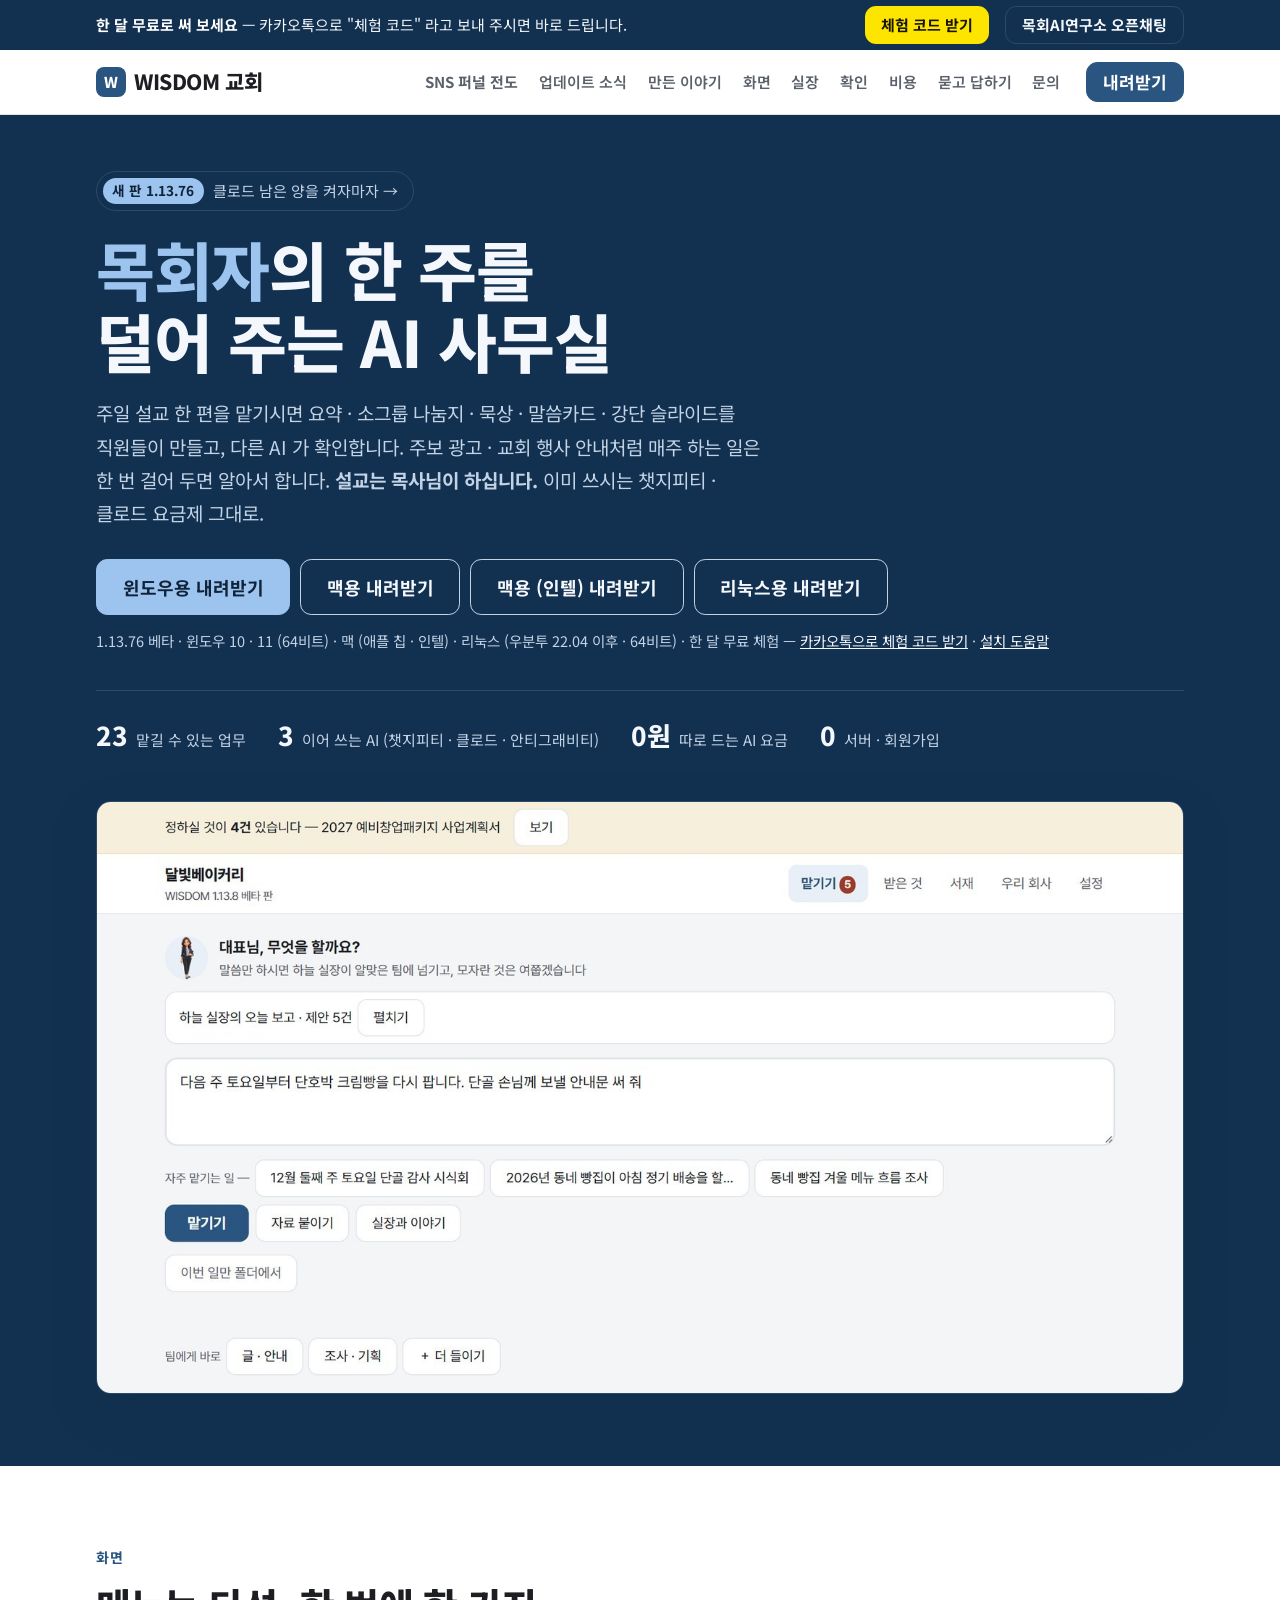
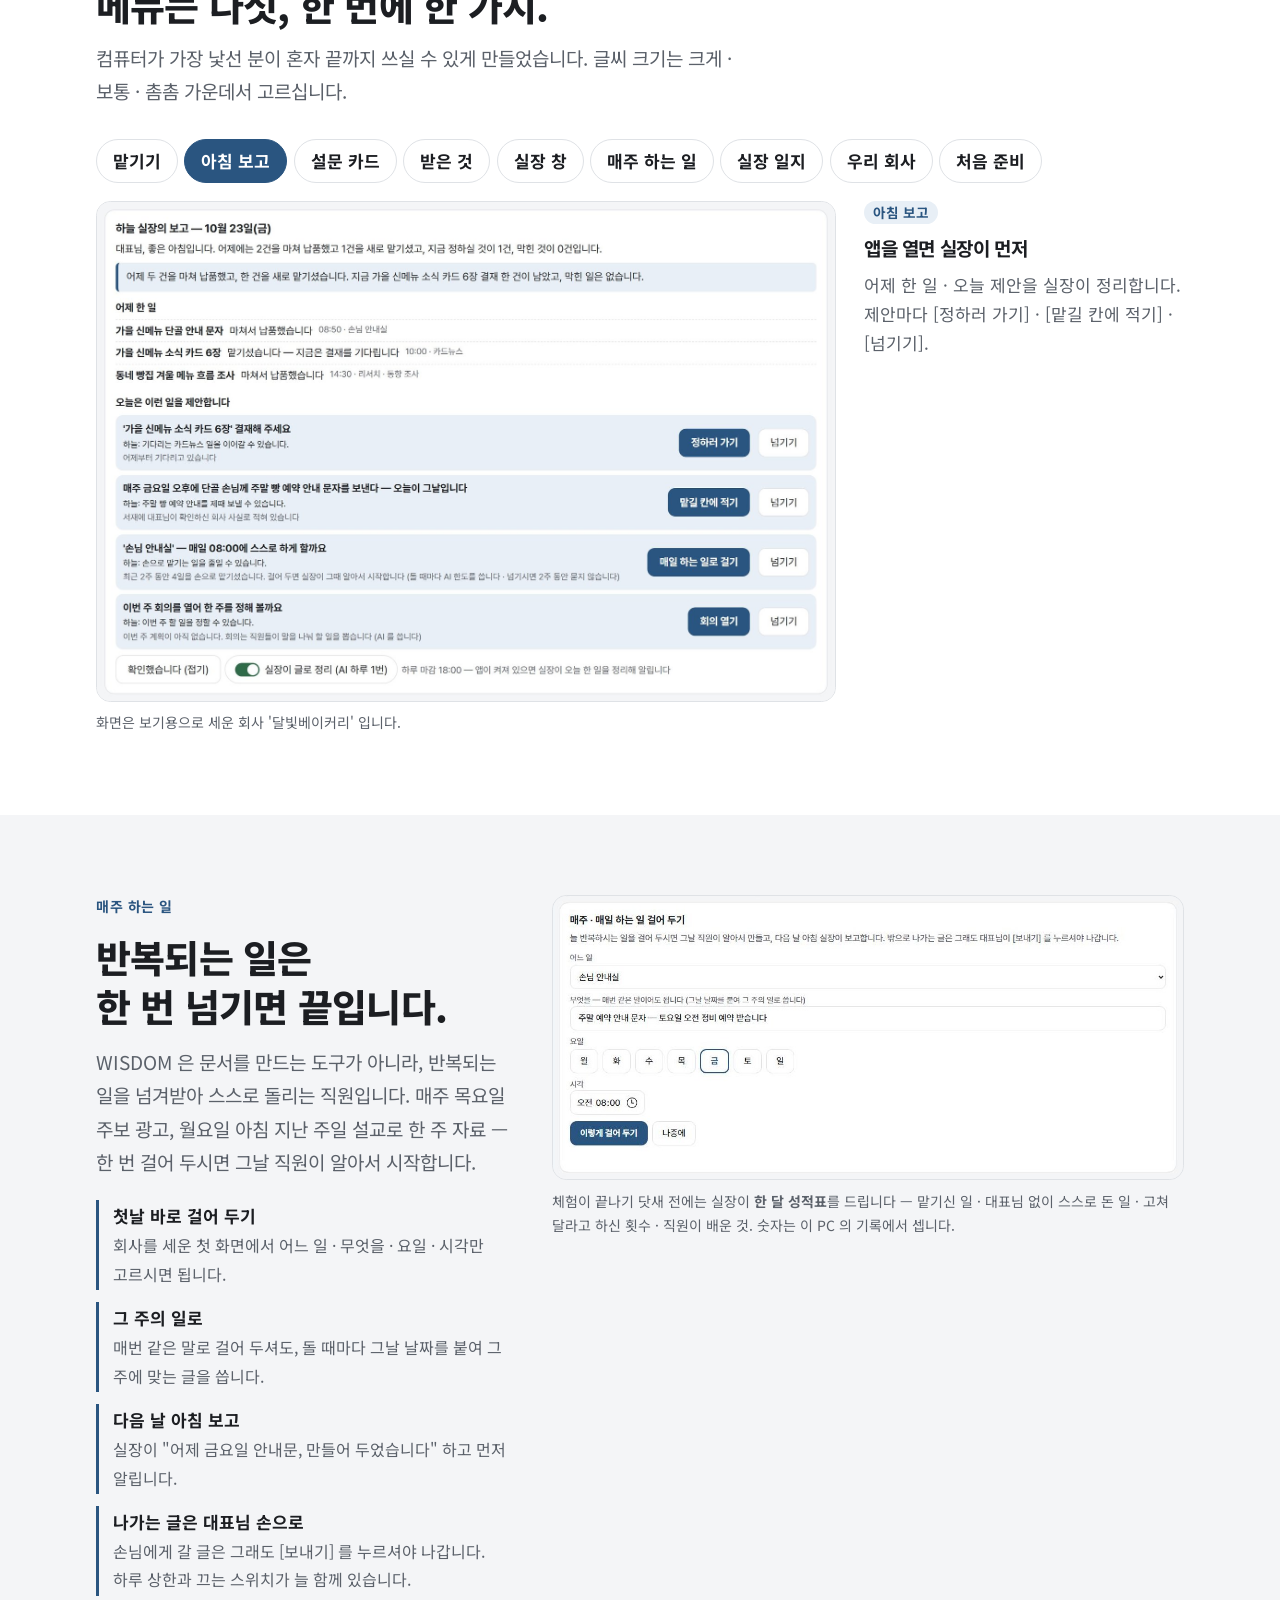
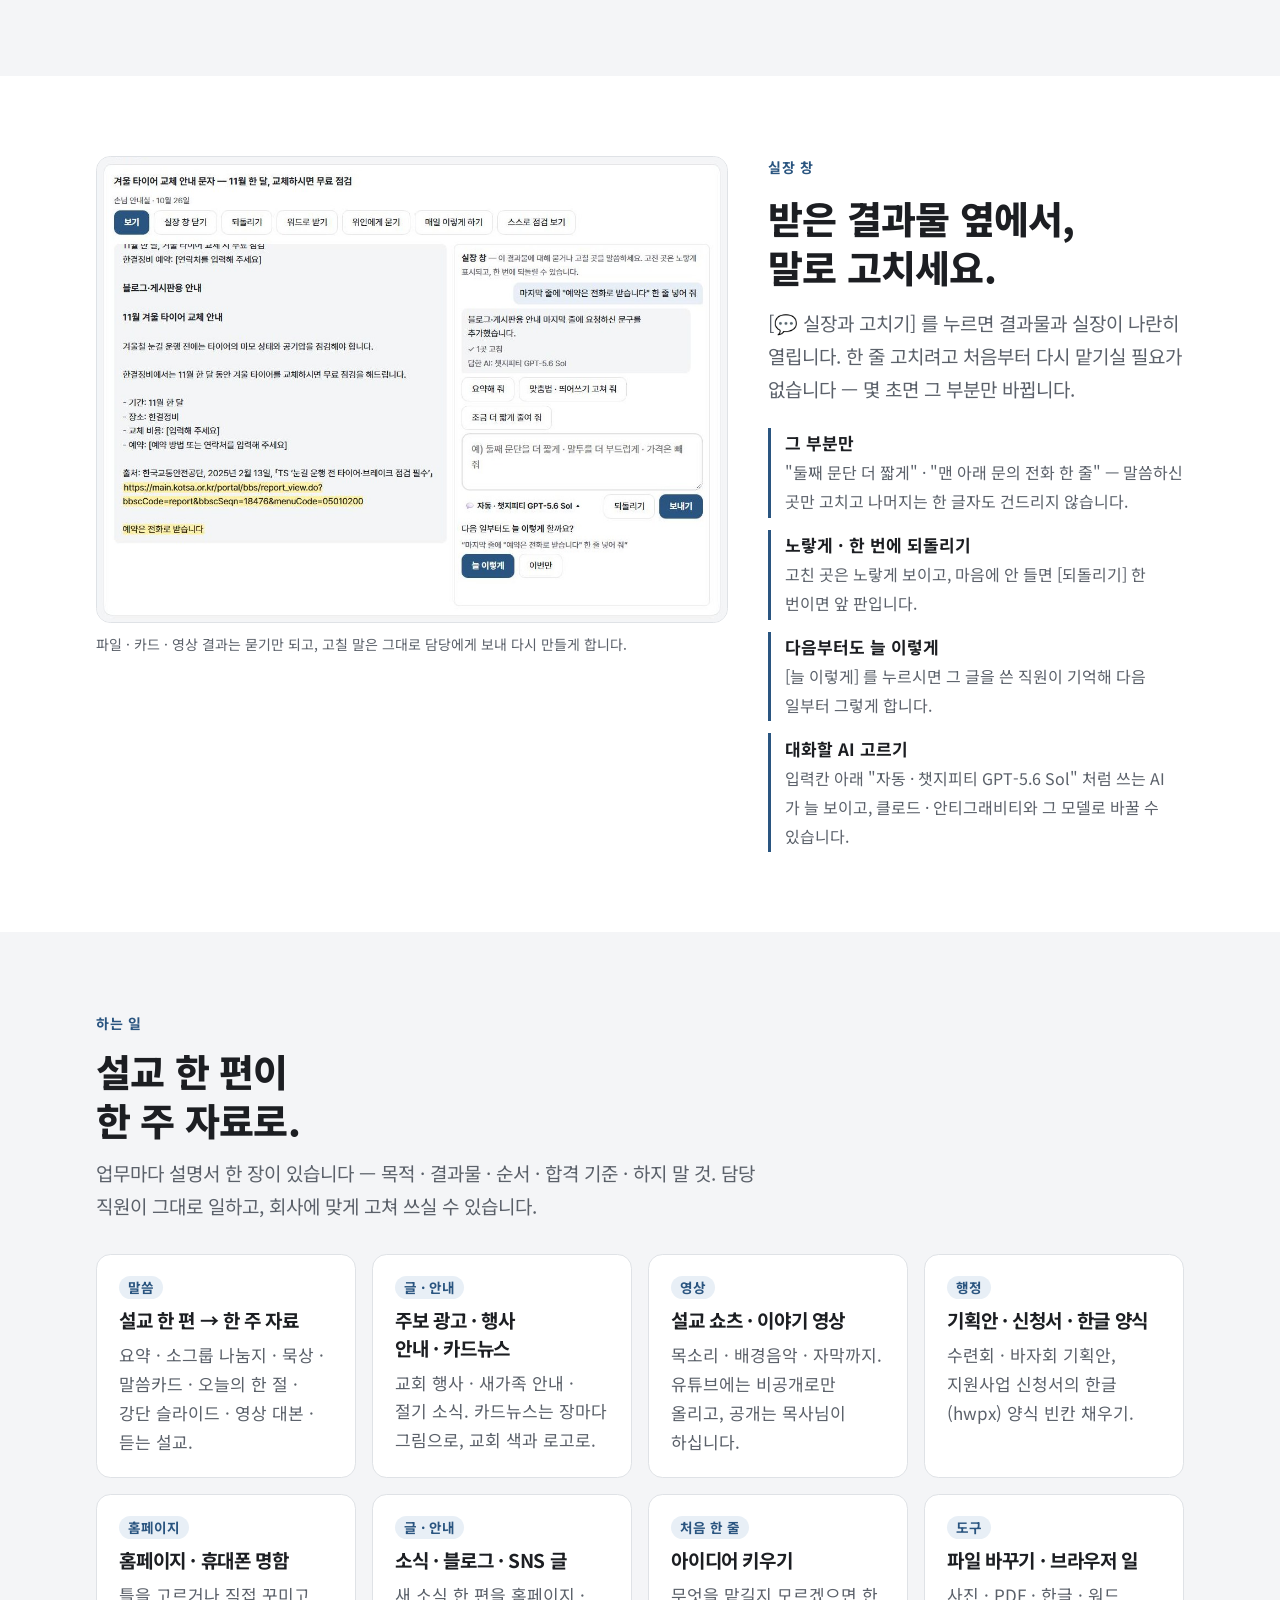
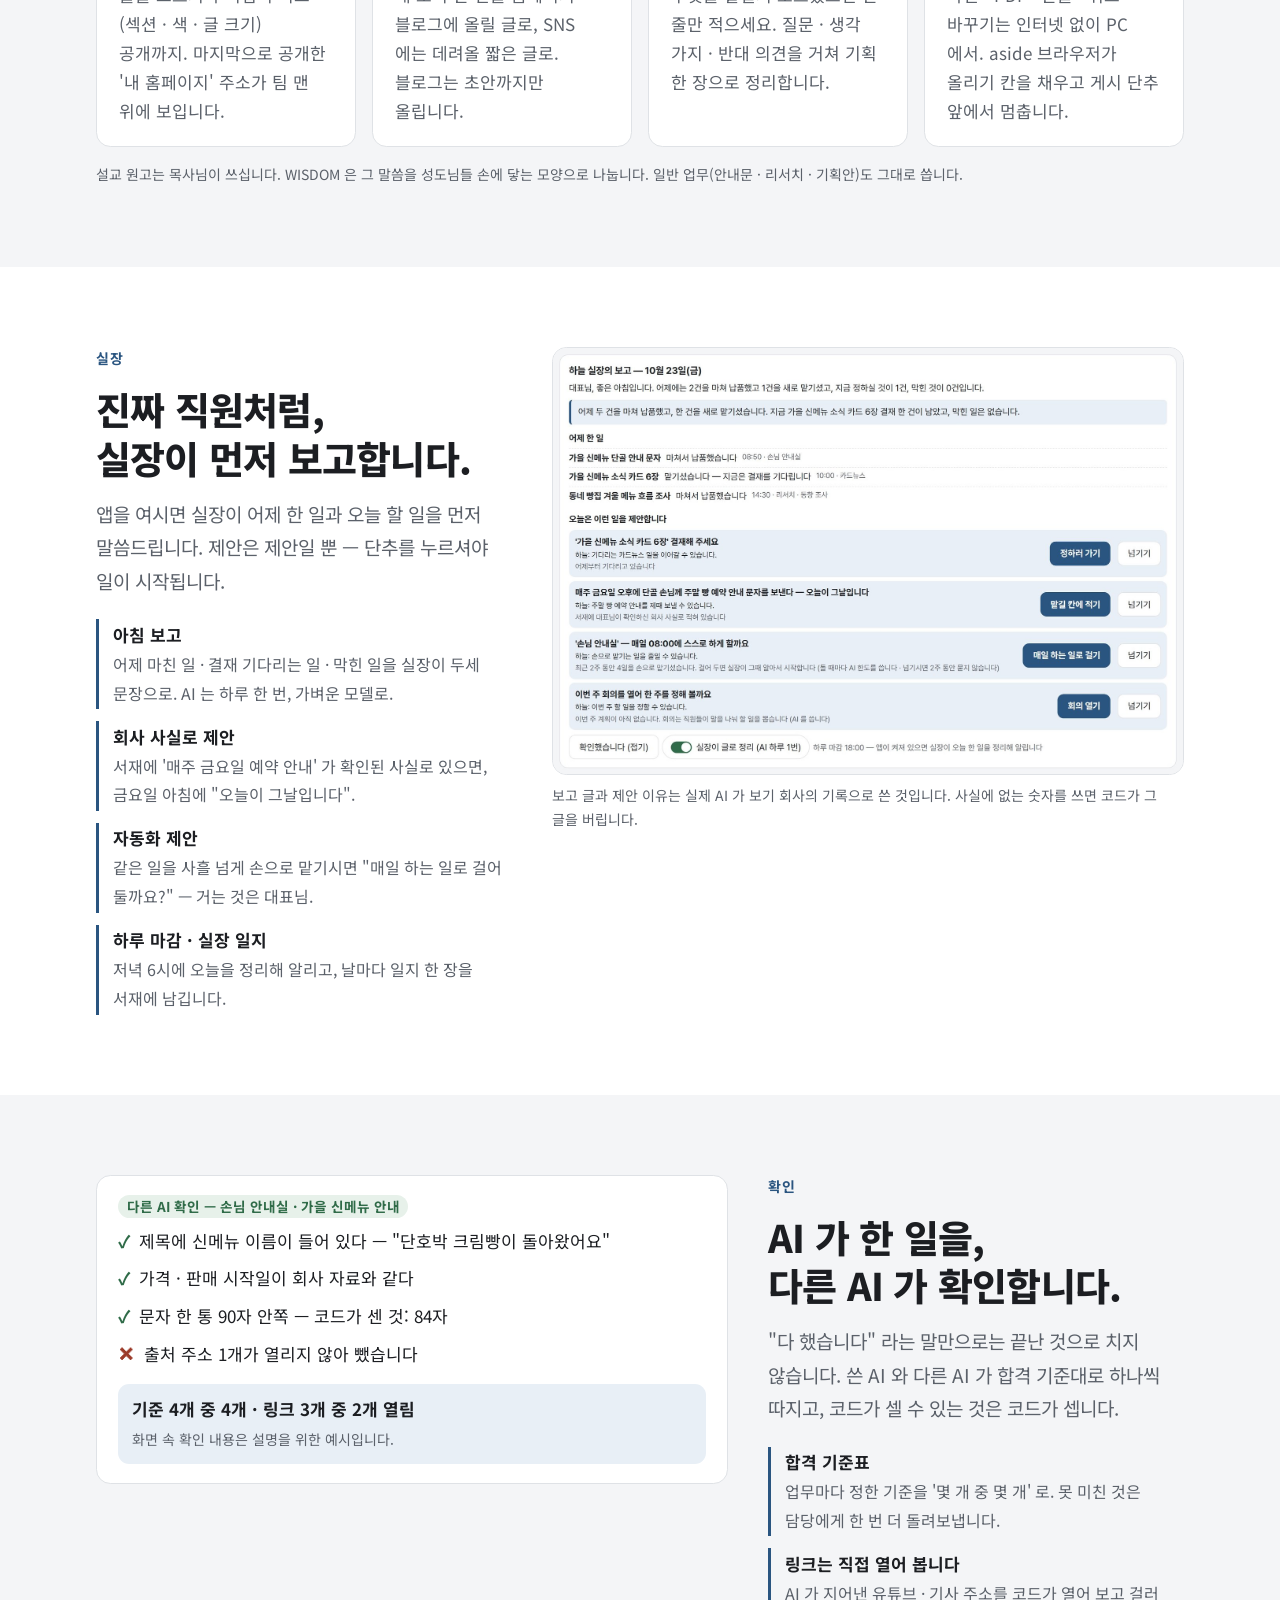
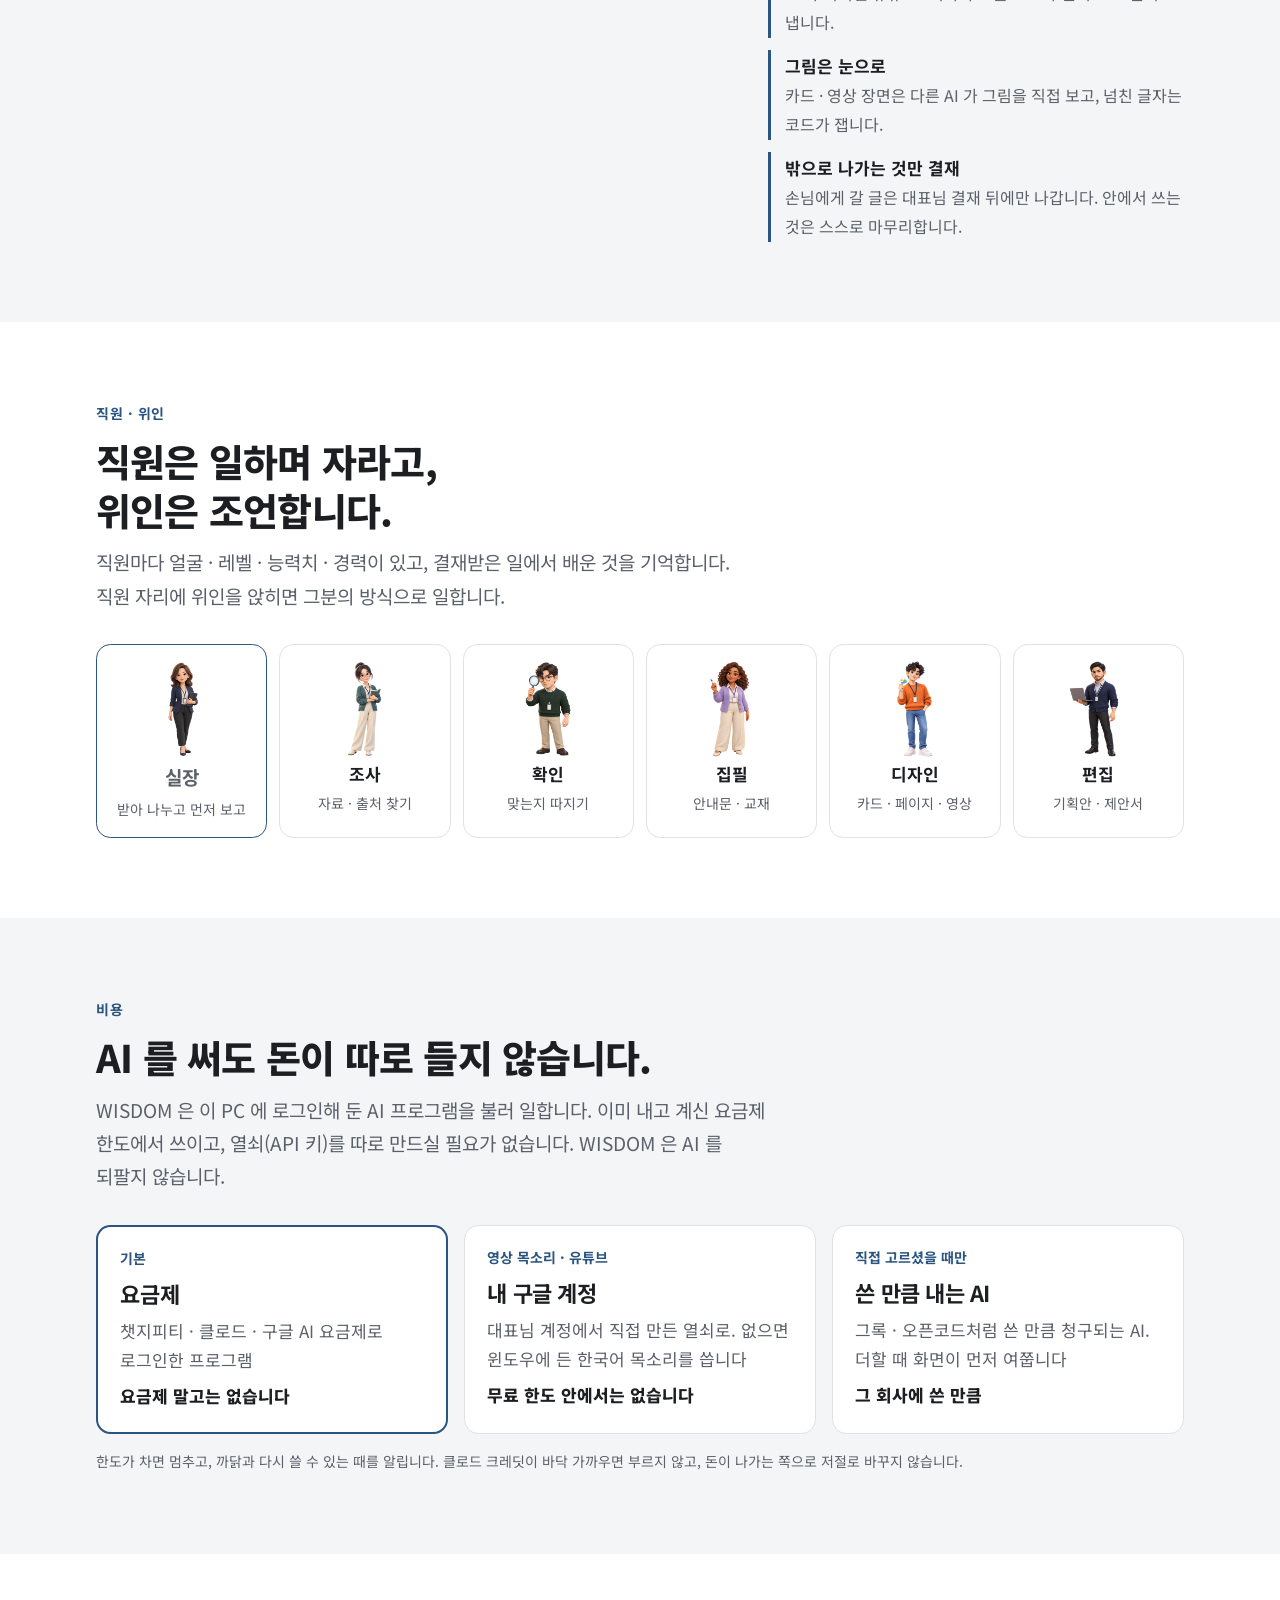
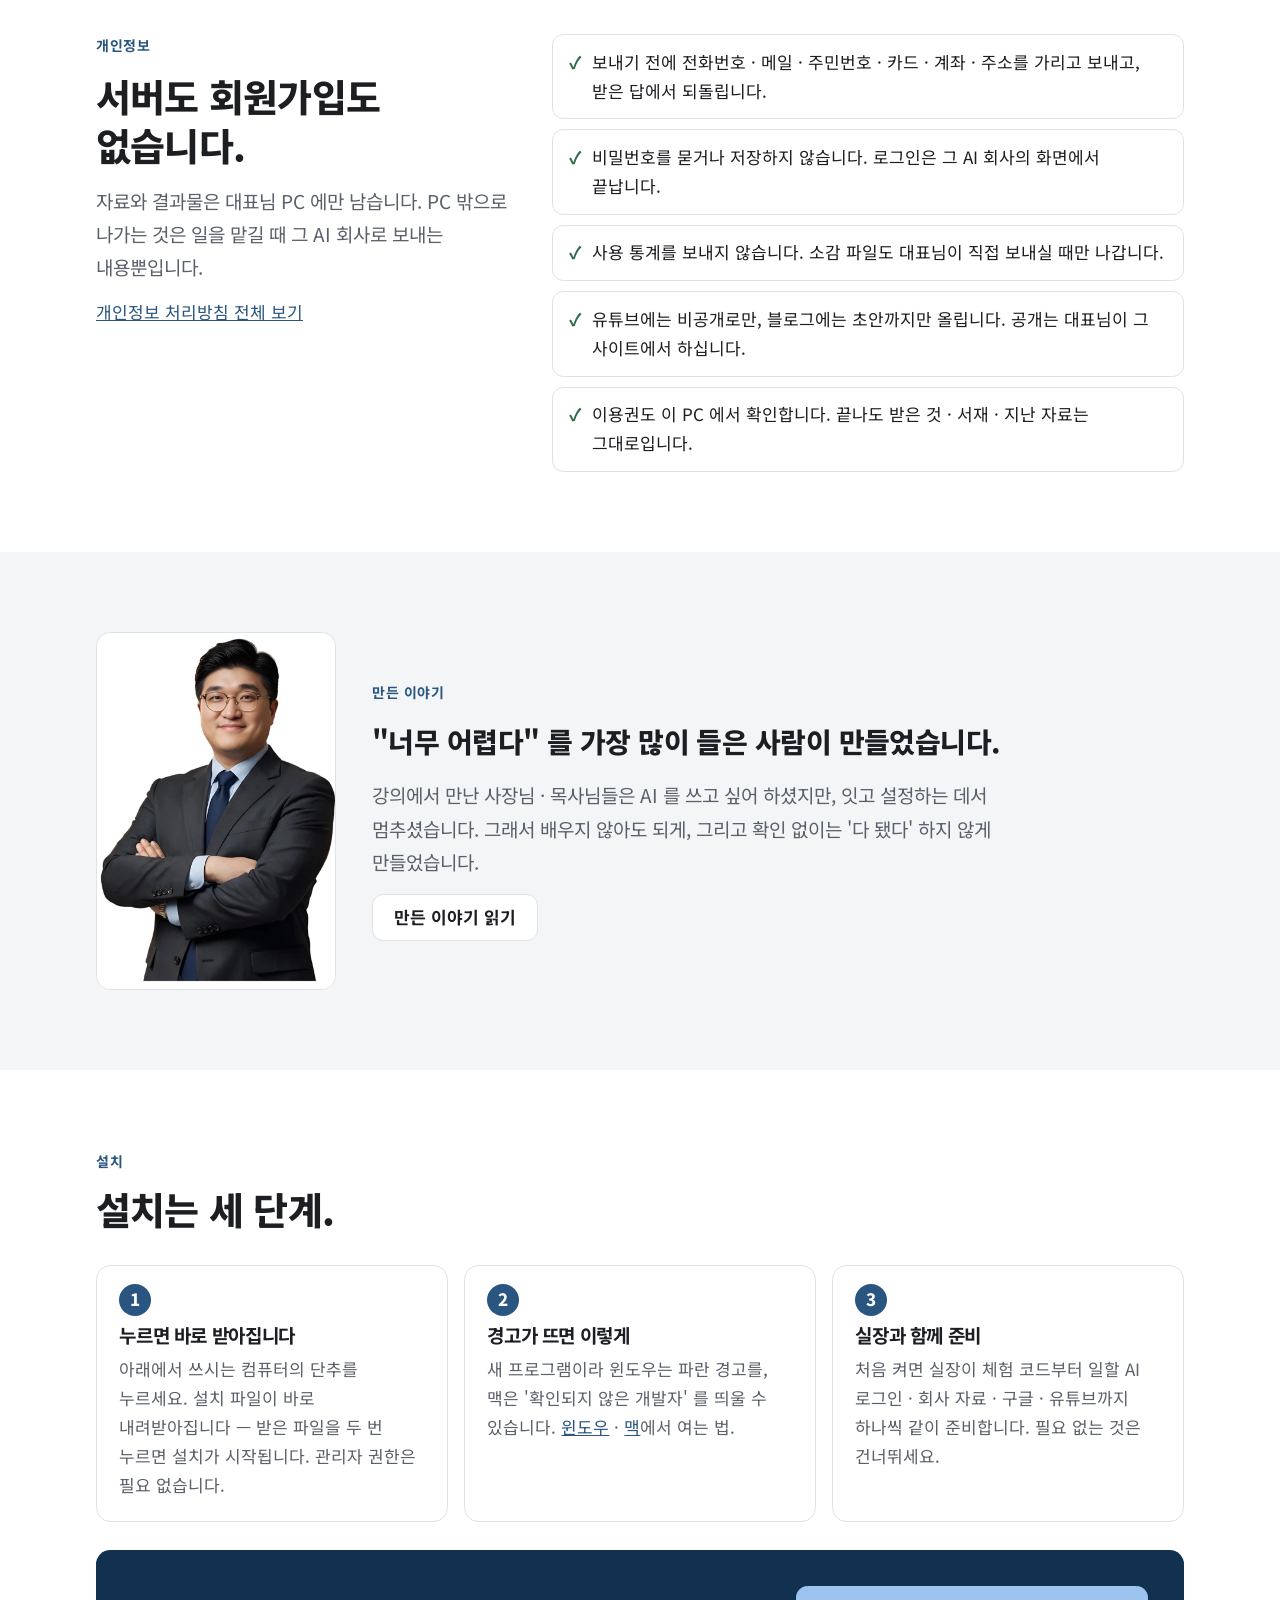
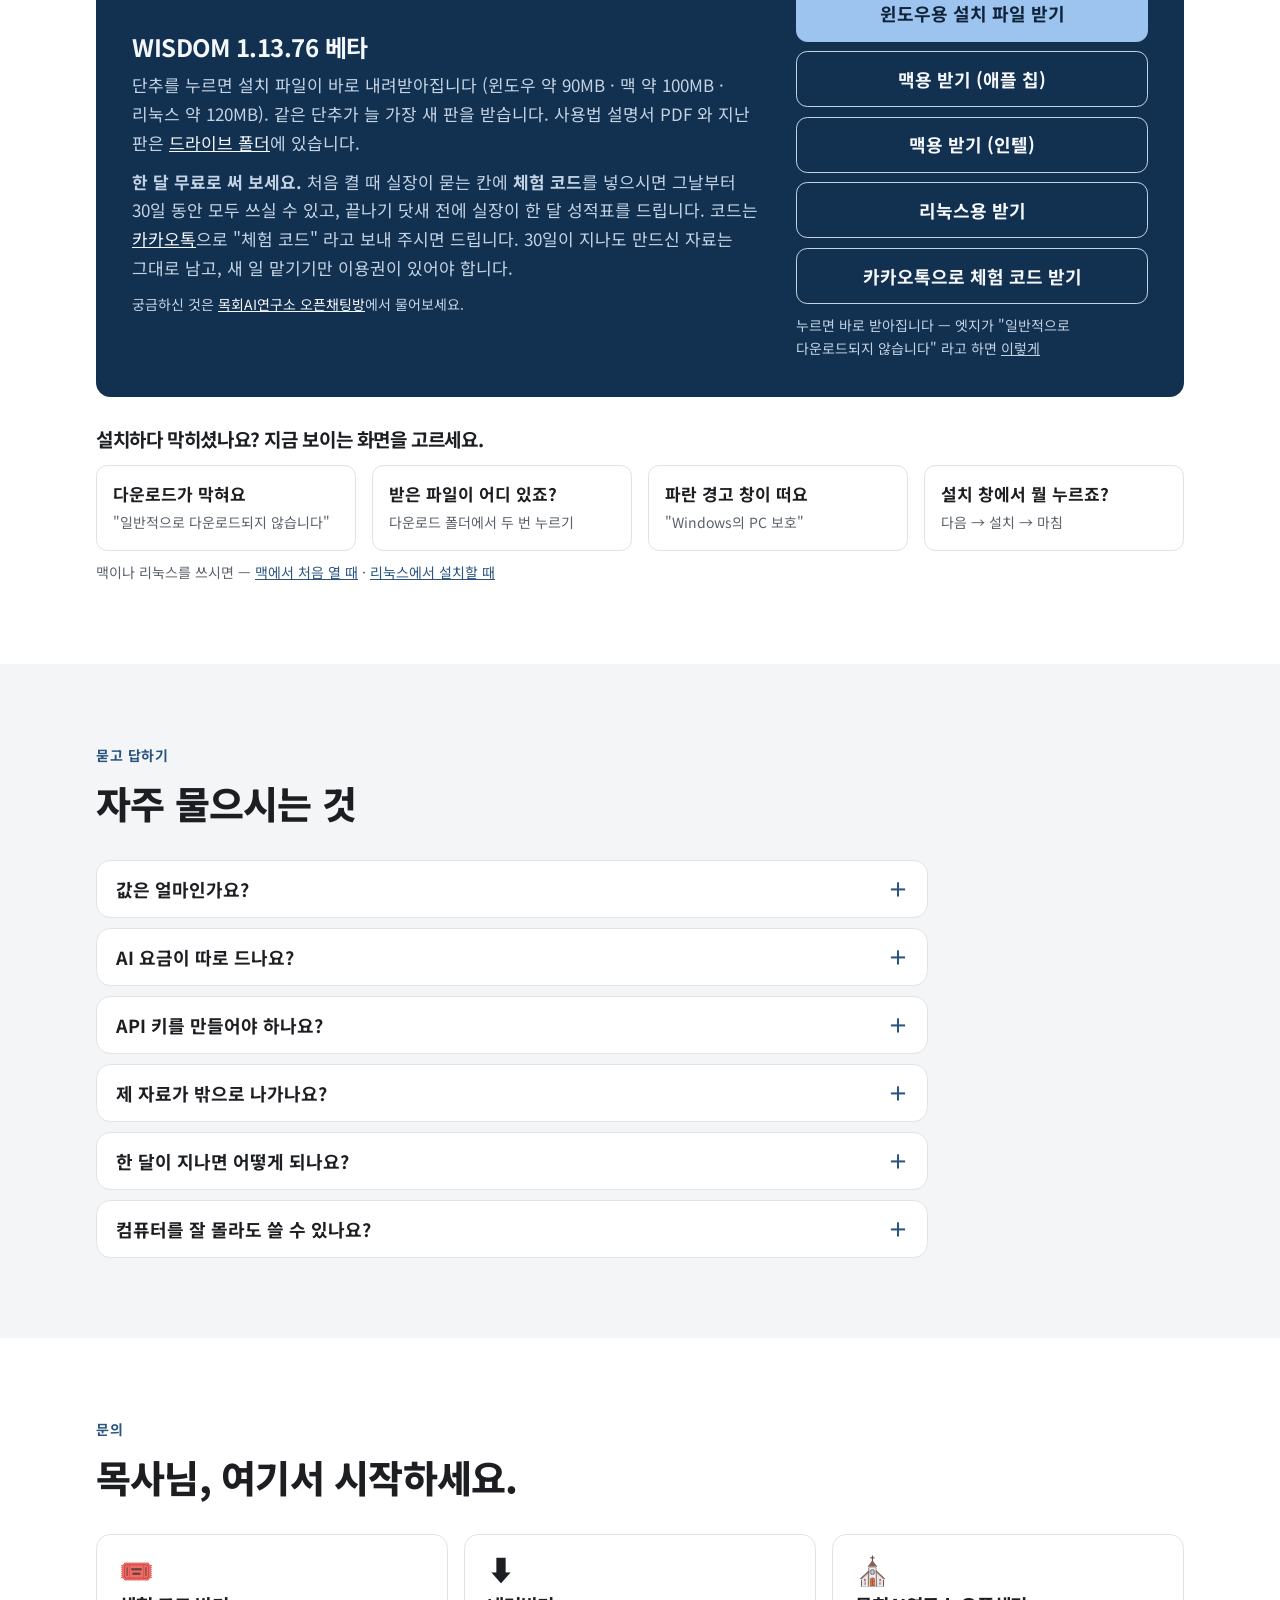
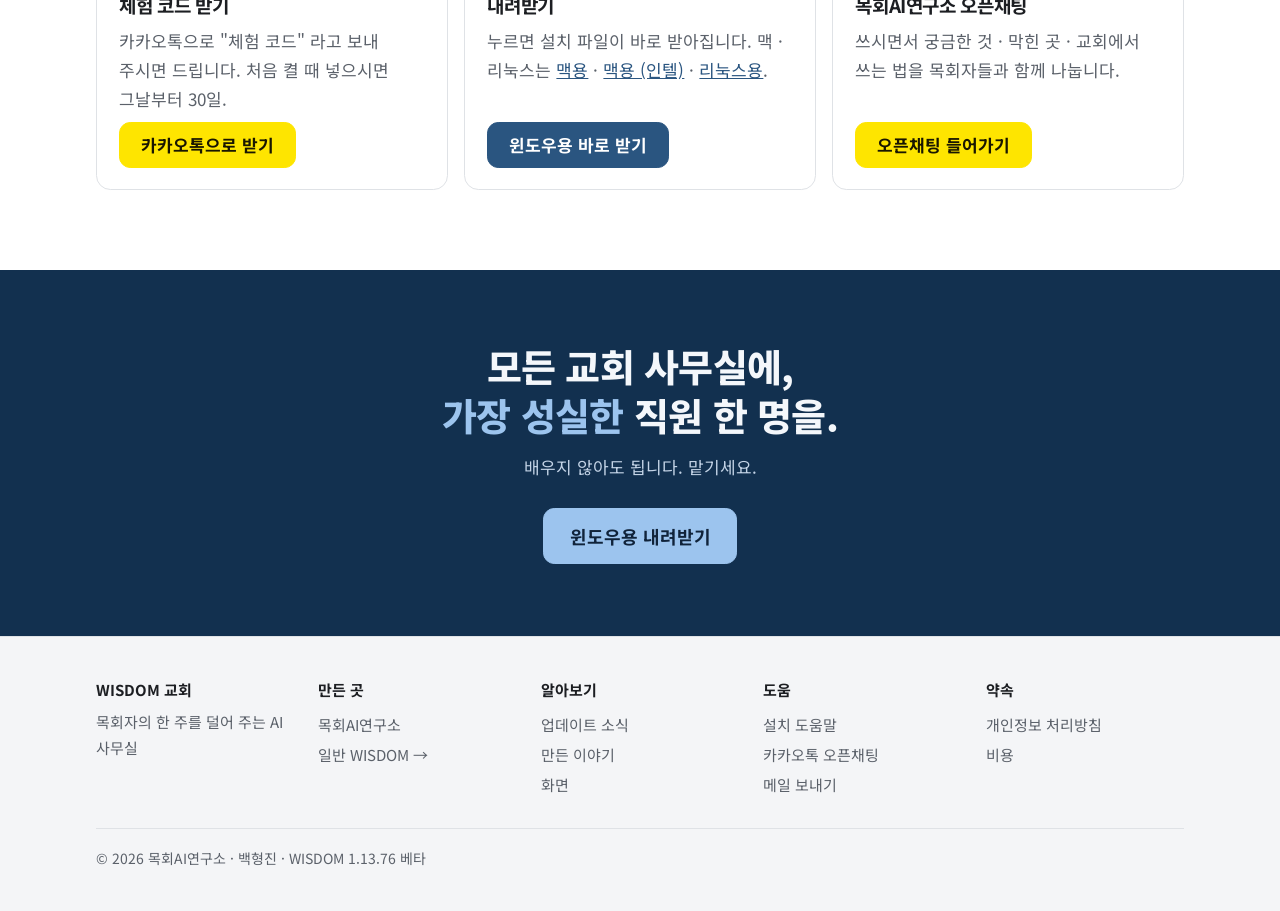
<file: church/index.html>
<!doctype html>
<html lang="ko">
<head>
<meta charset="utf-8">
<meta name="viewport" content="width=device-width, initial-scale=1">
<title>WISDOM 교회 — 목회자의 한 주를 덜어 주는 AI 사무실</title>
<meta name="description" content="주일 설교 한 편을 맡기시면 요약 · 소그룹 나눔지 · 묵상 · 말씀카드 · 강단 슬라이드를 AI 직원들이 만들고, 다른 AI 가 확인합니다. 설교는 목사님이 하십니다. 목회AI연구소.">
<meta property="og:title" content="WISDOM 교회 — 목회자의 한 주를 덜어 주는 AI 사무실">
<meta property="og:description" content="설교 한 편이 한 주 자료로. 주보 · 소그룹 · 교회 행사 안내까지 — 목회AI연구소.">
<meta property="og:image" content="../img/hero.jpg">
<link rel="stylesheet" href="https://fonts.googleapis.com/css2?family=Noto+Sans+KR:wght@400;700;800&display=swap">
<link rel="stylesheet" href="../site.css">
</head>
<body>
<a class="btn" href="#main" style="position:absolute;left:-999px">본문으로</a>
<div class="band"><div class="wrap">
  <span><b>한 달 무료로 써 보세요</b> — 카카오톡으로 "체험 코드" 라고 보내 주시면 바로 드립니다.</span>
  <a href="https://open.kakao.com/o/smi51Hqi" target="_blank" rel="noopener">체험 코드 받기</a><a class="sub" href="https://open.kakao.com/o/g8xjXlIg" target="_blank" rel="noopener">목회AI연구소 오픈채팅</a>
</div></div>
<header class="top"><div class="wrap topin">
  <a class="logo" href="#top"><i>W</i>WISDOM 교회</a>
  <nav class="nav" aria-label="주 메뉴">
    <a href="sns.html"><b>SNS 퍼널 전도</b></a><a href="../updates.html">업데이트 소식</a><a href="../story.html">만든 이야기</a>
    <a href="#tour">화면</a><a href="#chief">실장</a><a href="#check">확인</a><a href="#cost">비용</a><a href="#faq">묻고 답하기</a><a href="#contact">문의</a>
  </nav>
  <a class="btn solid" href="#download">내려받기</a>
</div></header>

<main id="main">
<section class="hero" id="top">
  <div class="wrap">
    <a class="pill" href="../updates.html"><b>새 판 1.13.76</b> 클로드 남은 양을 켜자마자 →</a>
    <h1><em>목회자</em>의 한 주를<br>덜어 주는 AI 사무실</h1>
    <p class="lead">주일 설교 한 편을 맡기시면 요약 · 소그룹 나눔지 · 묵상 · 말씀카드 · 강단 슬라이드를 직원들이 만들고, 다른 AI 가 확인합니다.
      주보 광고 · 교회 행사 안내처럼 매주 하는 일은 한 번 걸어 두면 알아서 합니다. <b>설교는 목사님이 하십니다.</b> 이미 쓰시는 챗지피티 · 클로드 요금제 그대로.</p>
    <div class="row">
      <a class="btn solid big" href="https://drive.usercontent.google.com/download?id=1d7oSPId6u_Uf9_UKz-gIl1HQLFb8VxtD&export=download&confirm=t">윈도우용 내려받기</a>
      <a class="btn big" href="https://drive.usercontent.google.com/download?id=1N2-mMfaHMxg8HVjrvZX5VrRnIuP4RFy9&export=download&confirm=t">맥용 내려받기</a>
      <a class="btn big" href="https://drive.usercontent.google.com/download?id=1jWQ5K6unzf87TFseXKDonnCIFrvl4HJV&export=download&confirm=t">맥용 (인텔) 내려받기</a>
      <a class="btn big" href="https://drive.usercontent.google.com/download?id=1G4w0XSQneakXwANMDuXqgMqlIocNkkys&export=download&confirm=t">리눅스용 내려받기</a>
    </div>
    <p class="note">1.13.76 베타 · 윈도우 10 · 11 (64비트) · 맥 (애플 칩 · 인텔) · 리눅스 (우분투 22.04 이후 · 64비트) · 한 달 무료 체험 — <a href="https://open.kakao.com/o/smi51Hqi" target="_blank" rel="noopener">카카오톡으로 체험 코드 받기</a> · <a href="../install.html">설치 도움말</a></p>
    <div class="facts" aria-label="WISDOM 한눈에">
      <div><b>23</b> 맡길 수 있는 업무</div>
      <div><b>3</b> 이어 쓰는 AI (챗지피티 · 클로드 · 안티그래비티)</div>
      <div><b>0원</b> 따로 드는 AI 요금</div>
      <div><b>0</b> 서버 · 회원가입</div>
    </div>
    <div class="hero-shot">
      <img src="../img/hero.jpg" alt="WISDOM 맡기기 화면 — 한 칸에 말로 적고 [맡기기] 를 누른다" width="1500" height="816">
    </div>
  </div>
</section>

<section class="sec" id="tour">
  <div class="wrap">
    <div class="head"><p class="eyebrow">화면</p><h2>메뉴는 다섯, 한 번에 한 가지.</h2>
      <p class="lead">컴퓨터가 가장 낯선 분이 혼자 끝까지 쓰실 수 있게 만들었습니다. 글씨 크기는 크게 · 보통 · 촘촘 가운데서 고르십니다.</p></div>
    <div class="tabs" role="tablist" aria-label="화면 고르기" id="tabs"></div>
    <div class="tour">
      <img class="shot" id="tourImg" src="../img/morning.jpg" alt="" width="1600" height="1081">
      <div class="say"><span class="tag" id="tourTag"></span><h3 id="tourTitle"></h3><p id="tourText"></p></div>
    </div>
    <p class="cap">화면은 보기용으로 세운 회사 '달빛베이커리' 입니다.</p>
  </div>
</section>

<section class="sec alt" id="weekly">
  <div class="wrap topic">
    <div class="txt">
      <p class="eyebrow">매주 하는 일</p>
      <h2>반복되는 일은<br>한 번 넘기면 끝입니다.</h2>
      <p class="lead">WISDOM 은 문서를 만드는 도구가 아니라, 반복되는 일을 넘겨받아 스스로 돌리는 직원입니다. 매주 목요일 주보 광고, 월요일 아침 지난 주일 설교로 한 주 자료 — 한 번 걸어 두시면 그날 직원이 알아서 시작합니다.</p>
      <div class="points">
        <div><b>첫날 바로 걸어 두기</b><span>회사를 세운 첫 화면에서 어느 일 · 무엇을 · 요일 · 시각만 고르시면 됩니다.</span></div>
        <div><b>그 주의 일로</b><span>매번 같은 말로 걸어 두셔도, 돌 때마다 그날 날짜를 붙여 그 주에 맞는 글을 씁니다.</span></div>
        <div><b>다음 날 아침 보고</b><span>실장이 "어제 금요일 안내문, 만들어 두었습니다" 하고 먼저 알립니다.</span></div>
        <div><b>나가는 글은 대표님 손으로</b><span>손님에게 갈 글은 그래도 [보내기] 를 누르셔야 나갑니다. 하루 상한과 끄는 스위치가 늘 함께 있습니다.</span></div>
      </div>
    </div>
    <div><img class="shot" src="../img/weekly.jpg" alt="매주 하는 일 걸어 두기 — 어느 일 · 무엇을 · 요일 · 시각" width="1144" height="514">
      <p class="cap">체험이 끝나기 닷새 전에는 실장이 <b>한 달 성적표</b>를 드립니다 — 맡기신 일 · 대표님 없이 스스로 돈 일 · 고쳐 달라고 하신 횟수 · 직원이 배운 것. 숫자는 이 PC 의 기록에서 셉니다.</p></div>
  </div>
</section>

<section class="sec" id="talk">
  <div class="wrap topic flip">
    <div class="txt">
      <p class="eyebrow">실장 창</p>
      <h2>받은 결과물 옆에서,<br>말로 고치세요.</h2>
      <p class="lead">[💬 실장과 고치기] 를 누르면 결과물과 실장이 나란히 열립니다. 한 줄 고치려고 처음부터 다시 맡기실 필요가 없습니다 — 몇 초면 그 부분만 바뀝니다.</p>
      <div class="points">
        <div><b>그 부분만</b><span>"둘째 문단 더 짧게" · "맨 아래 문의 전화 한 줄" — 말씀하신 곳만 고치고 나머지는 한 글자도 건드리지 않습니다.</span></div>
        <div><b>노랗게 · 한 번에 되돌리기</b><span>고친 곳은 노랗게 보이고, 마음에 안 들면 [되돌리기] 한 번이면 앞 판입니다.</span></div>
        <div><b>다음부터도 늘 이렇게</b><span>[늘 이렇게] 를 누르시면 그 글을 쓴 직원이 기억해 다음 일부터 그렇게 합니다.</span></div>
        <div><b>대화할 AI 고르기</b><span>입력칸 아래 "자동 · 챗지피티 GPT-5.6 Sol" 처럼 쓰는 AI 가 늘 보이고, 클로드 · 안티그래비티와 그 모델로 바꿀 수 있습니다.</span></div>
      </div>
    </div>
    <div><img class="shot" src="../img/talk.jpg" alt="실장 창 — 왼쪽은 결과물, 오른쪽은 실장과의 대화. 고친 곳이 노랗게 표시된다" width="1144" height="845">
      <p class="cap">파일 · 카드 · 영상 결과는 묻기만 되고, 고칠 말은 그대로 담당에게 보내 다시 만들게 합니다.</p></div>
  </div>
</section>

<section class="sec alt" id="work">
  <div class="wrap">
    <div class="head"><p class="eyebrow">하는 일</p><h2>설교 한 편이<br>한 주 자료로.</h2>
      <p class="lead">업무마다 설명서 한 장이 있습니다 — 목적 · 결과물 · 순서 · 합격 기준 · 하지 말 것. 담당 직원이 그대로 일하고, 회사에 맞게 고쳐 쓰실 수 있습니다.</p></div>
    <div class="grid g4">
      <div class="card"><span class="tag">말씀</span><h3>설교 한 편 → 한 주 자료</h3><p>요약 · 소그룹 나눔지 · 묵상 · 말씀카드 · 오늘의 한 절 · 강단 슬라이드 · 영상 대본 · 듣는 설교.</p></div>
      <div class="card"><span class="tag">글 · 안내</span><h3>주보 광고 · 행사 안내 · 카드뉴스</h3><p>교회 행사 · 새가족 안내 · 절기 소식. 카드뉴스는 장마다 그림으로, 교회 색과 로고로.</p></div>
      <div class="card"><span class="tag">영상</span><h3>설교 쇼츠 · 이야기 영상</h3><p>목소리 · 배경음악 · 자막까지. 유튜브에는 비공개로만 올리고, 공개는 목사님이 하십니다.</p></div>
      <div class="card"><span class="tag">행정</span><h3>기획안 · 신청서 · 한글 양식</h3><p>수련회 · 바자회 기획안, 지원사업 신청서의 한글(hwpx) 양식 빈칸 채우기.</p></div>
    </div>
    <div class="grid g4" style="margin-top:16px">
      <div class="card"><span class="tag">홈페이지</span><h3>홈페이지 · 휴대폰 명함</h3><p>틀을 고르거나 직접 꾸미고(섹션 · 색 · 글 크기) 공개까지. 마지막으로 공개한 '내 홈페이지' 주소가 팀 맨 위에 보입니다.</p></div>
      <div class="card"><span class="tag">글 · 안내</span><h3>소식 · 블로그 · SNS 글</h3><p>새 소식 한 편을 홈페이지 · 블로그에 올릴 글로, SNS 에는 데려올 짧은 글로. 블로그는 초안까지만 올립니다.</p></div>
      <div class="card"><span class="tag">처음 한 줄</span><h3>아이디어 키우기</h3><p>무엇을 맡길지 모르겠으면 한 줄만 적으세요. 질문 · 생각 가지 · 반대 의견을 거쳐 기획 한 장으로 정리합니다.</p></div>
      <div class="card"><span class="tag">도구</span><h3>파일 바꾸기 · 브라우저 일</h3><p>사진 · PDF · 한글 · 워드 바꾸기는 인터넷 없이 PC 에서. aside 브라우저가 올리기 칸을 채우고 게시 단추 앞에서 멈춥니다.</p></div>
    </div>
    <p class="cap" style="margin-top:16px">설교 원고는 목사님이 쓰십니다. WISDOM 은 그 말씀을 성도님들 손에 닿는 모양으로 나눕니다. 일반 업무(안내문 · 리서치 · 기획안)도 그대로 씁니다.</p>
  </div>
</section>

<section class="sec" id="chief">
  <div class="wrap topic">
    <div class="txt">
      <p class="eyebrow">실장</p>
      <h2>진짜 직원처럼,<br>실장이 먼저 보고합니다.</h2>
      <p class="lead">앱을 여시면 실장이 어제 한 일과 오늘 할 일을 먼저 말씀드립니다. 제안은 제안일 뿐 — 단추를 누르셔야 일이 시작됩니다.</p>
      <div class="points">
        <div><b>아침 보고</b><span>어제 마친 일 · 결재 기다리는 일 · 막힌 일을 실장이 두세 문장으로. AI 는 하루 한 번, 가벼운 모델로.</span></div>
        <div><b>회사 사실로 제안</b><span>서재에 '매주 금요일 예약 안내' 가 확인된 사실로 있으면, 금요일 아침에 "오늘이 그날입니다".</span></div>
        <div><b>자동화 제안</b><span>같은 일을 사흘 넘게 손으로 맡기시면 "매일 하는 일로 걸어 둘까요?" — 거는 것은 대표님.</span></div>
        <div><b>하루 마감 · 실장 일지</b><span>저녁 6시에 오늘을 정리해 알리고, 날마다 일지 한 장을 서재에 남깁니다.</span></div>
      </div>
    </div>
    <div><img class="shot" src="../img/morning.jpg" alt="실장의 아침 보고 — 어제 한 일과 오늘 제안, 제안마다 실장이 붙인 이유" width="1600" height="1081">
      <p class="cap">보고 글과 제안 이유는 실제 AI 가 보기 회사의 기록으로 쓴 것입니다. 사실에 없는 숫자를 쓰면 코드가 그 글을 버립니다.</p></div>
  </div>
</section>

<section class="sec alt" id="check">
  <div class="wrap topic flip">
    <div class="txt">
      <p class="eyebrow">확인</p>
      <h2>AI 가 한 일을,<br>다른 AI 가 확인합니다.</h2>
      <p class="lead">"다 했습니다" 라는 말만으로는 끝난 것으로 치지 않습니다. 쓴 AI 와 다른 AI 가 합격 기준대로 하나씩 따지고, 코드가 셀 수 있는 것은 코드가 셉니다.</p>
      <div class="points">
        <div><b>합격 기준표</b><span>업무마다 정한 기준을 '몇 개 중 몇 개' 로. 못 미친 것은 담당에게 한 번 더 돌려보냅니다.</span></div>
        <div><b>링크는 직접 열어 봅니다</b><span>AI 가 지어낸 유튜브 · 기사 주소를 코드가 열어 보고 걸러 냅니다.</span></div>
        <div><b>그림은 눈으로</b><span>카드 · 영상 장면은 다른 AI 가 그림을 직접 보고, 넘친 글자는 코드가 잽니다.</span></div>
        <div><b>밖으로 나가는 것만 결재</b><span>손님에게 갈 글은 대표님 결재 뒤에만 나갑니다. 안에서 쓰는 것은 스스로 마무리합니다.</span></div>
      </div>
    </div>
    <div class="check" aria-label="확인하는 AI 의 보고 보기">
      <span class="tag good">다른 AI 확인 — 손님 안내실 · 가을 신메뉴 안내</span>
      <div class="ln"><span class="ok">✓</span><span>제목에 신메뉴 이름이 들어 있다 — "단호박 크림빵이 돌아왔어요"</span></div>
      <div class="ln"><span class="ok">✓</span><span>가격 · 판매 시작일이 회사 자료와 같다</span></div>
      <div class="ln"><span class="ok">✓</span><span>문자 한 통 90자 안쪽 — 코드가 센 것: 84자</span></div>
      <div class="ln"><span class="no">✕</span><span>출처 주소 1개가 열리지 않아 뺐습니다</span></div>
      <div class="sum"><b>기준 4개 중 4개 · 링크 3개 중 2개 열림</b><br><span class="small muted">화면 속 확인 내용은 설명을 위한 예시입니다.</span></div>
    </div>
  </div>
</section>

<section class="sec" id="team">
  <div class="wrap">
    <div class="head"><p class="eyebrow">직원 · 위인</p><h2>직원은 일하며 자라고,<br>위인은 조언합니다.</h2>
      <p class="lead">직원마다 얼굴 · 레벨 · 능력치 · 경력이 있고, 결재받은 일에서 배운 것을 기억합니다. 직원 자리에 위인을 앉히면 그분의 방식으로 일합니다.</p></div>
    <div class="people">
      <div class="person lead"><img src="../img/char/haneul.png" alt="" width="96" height="96"><b>실장</b><span>받아 나누고 먼저 보고</span></div>
      <div class="person"><img src="../img/char/yujin.png" alt="" width="96" height="96"><b>조사</b><span>자료 · 출처 찾기</span></div>
      <div class="person"><img src="../img/char/doyun.png" alt="" width="96" height="96"><b>확인</b><span>맞는지 따지기</span></div>
      <div class="person"><img src="../img/char/seoyeon.png" alt="" width="96" height="96"><b>집필</b><span>안내문 · 교재</span></div>
      <div class="person"><img src="../img/char/minseo.png" alt="" width="96" height="96"><b>디자인</b><span>카드 · 페이지 · 영상</span></div>
      <div class="person"><img src="../img/char/jun.png" alt="" width="96" height="96"><b>편집</b><span>기획안 · 제안서</span></div>
    </div>
  </div>
</section>

<section class="sec alt" id="cost">
  <div class="wrap">
    <div class="head"><p class="eyebrow">비용</p><h2>AI 를 써도 돈이 따로 들지 않습니다.</h2>
      <p class="lead">WISDOM 은 이 PC 에 로그인해 둔 AI 프로그램을 불러 일합니다. 이미 내고 계신 요금제 한도에서 쓰이고, 열쇠(API 키)를 따로 만드실 필요가 없습니다. WISDOM 은 AI 를 되팔지 않습니다.</p></div>
    <div class="grid g3 cost">
      <div class="card main"><span class="who">기본</span><h3>요금제</h3><p>챗지피티 · 클로드 · 구글 AI 요금제로 로그인한 프로그램</p><p class="price">요금제 말고는 없습니다</p></div>
      <div class="card"><span class="who">영상 목소리 · 유튜브</span><h3>내 구글 계정</h3><p>대표님 계정에서 직접 만든 열쇠로. 없으면 윈도우에 든 한국어 목소리를 씁니다</p><p class="price">무료 한도 안에서는 없습니다</p></div>
      <div class="card"><span class="who">직접 고르셨을 때만</span><h3>쓴 만큼 내는 AI</h3><p>그록 · 오픈코드처럼 쓴 만큼 청구되는 AI. 더할 때 화면이 먼저 여쭙니다</p><p class="price">그 회사에 쓴 만큼</p></div>
    </div>
    <p class="cap" style="margin-top:16px">한도가 차면 멈추고, 까닭과 다시 쓸 수 있는 때를 알립니다. 클로드 크레딧이 바닥 가까우면 부르지 않고, 돈이 나가는 쪽으로 저절로 바꾸지 않습니다.</p>
  </div>
</section>

<section class="sec" id="privacy">
  <div class="wrap topic">
    <div class="txt">
      <p class="eyebrow">개인정보</p>
      <h2>서버도 회원가입도<br>없습니다.</h2>
      <p class="lead">자료와 결과물은 대표님 PC 에만 남습니다. PC 밖으로 나가는 것은 일을 맡길 때 그 AI 회사로 보내는 내용뿐입니다.</p>
      <p><a href="../privacy.html">개인정보 처리방침 전체 보기</a></p>
    </div>
    <ul class="promise">
      <li>보내기 전에 전화번호 · 메일 · 주민번호 · 카드 · 계좌 · 주소를 가리고 보내고, 받은 답에서 되돌립니다.</li>
      <li>비밀번호를 묻거나 저장하지 않습니다. 로그인은 그 AI 회사의 화면에서 끝납니다.</li>
      <li>사용 통계를 보내지 않습니다. 소감 파일도 대표님이 직접 보내실 때만 나갑니다.</li>
      <li>유튜브에는 비공개로만, 블로그에는 초안까지만 올립니다. 공개는 대표님이 그 사이트에서 하십니다.</li>
      <li>이용권도 이 PC 에서 확인합니다. 끝나도 받은 것 · 서재 · 지난 자료는 그대로입니다.</li>
    </ul>
  </div>
</section>

<section class="sec alt" id="story">
  <div class="wrap maker">
    <img src="../img/ceo.jpg" alt="WISDOM 을 만든 백형진 대표" width="803" height="1200">
    <div style="display:flex;flex-direction:column;gap:1rem">
      <p class="eyebrow">만든 이야기</p>
      <blockquote>"너무 어렵다" 를 가장 많이 들은 사람이 만들었습니다.</blockquote>
      <p class="lead">강의에서 만난 사장님 · 목사님들은 AI 를 쓰고 싶어 하셨지만, 잇고 설정하는 데서 멈추셨습니다. 그래서 배우지 않아도 되게, 그리고 확인 없이는 '다 됐다' 하지 않게 만들었습니다.</p>
      <p><a class="btn" href="../story.html">만든 이야기 읽기</a></p>
    </div>
  </div>
</section>

<section class="sec" id="download">
  <div class="wrap">
    <div class="head"><p class="eyebrow">설치</p><h2>설치는 세 단계.</h2></div>
    <div class="steps">
      <div class="card"><h3>누르면 바로 받아집니다</h3><p>아래에서 쓰시는 컴퓨터의 단추를 누르세요. 설치 파일이 바로 내려받아집니다 — 받은 파일을 두 번 누르면 설치가 시작됩니다. 관리자 권한은 필요 없습니다.</p></div>
      <div class="card"><h3>경고가 뜨면 이렇게</h3><p>새 프로그램이라 윈도우는 파란 경고를, 맥은 '확인되지 않은 개발자' 를 띄울 수 있습니다. <a href="../install.html#pc-protect">윈도우</a> · <a href="../install.html#mac">맥</a>에서 여는 법.</p></div>
      <div class="card"><h3>실장과 함께 준비</h3><p>처음 켜면 실장이 체험 코드부터 일할 AI 로그인 · 회사 자료 · 구글 · 유튜브까지 하나씩 같이 준비합니다. 필요 없는 것은 건너뛰세요.</p></div>
    </div>
    <div class="get">
      <div>
        <h3 style="font-size:24px">WISDOM 1.13.76 베타</h3>
        <p style="margin-top:.4rem">단추를 누르면 설치 파일이 바로 내려받아집니다 (윈도우 약 90MB · 맥 약 100MB · 리눅스 약 120MB). 같은 단추가 늘 가장 새 판을 받습니다. 사용법 설명서 PDF 와 지난 판은 <a href="https://drive.google.com/drive/folders/1mOP1srYSzNv9KvTLAzX6_mm_RlCM41Ka?usp=sharing" target="_blank" rel="noopener">드라이브 폴더</a>에 있습니다.</p>
        <p style="margin-top:.6rem"><b>한 달 무료로 써 보세요.</b> 처음 켤 때 실장이 묻는 칸에 <b>체험 코드</b>를 넣으시면 그날부터 30일 동안 모두 쓰실 수 있고, 끝나기 닷새 전에 실장이 한 달 성적표를 드립니다.
          코드는 <a href="https://open.kakao.com/o/smi51Hqi" target="_blank" rel="noopener">카카오톡</a>으로 "체험 코드" 라고 보내 주시면 드립니다. 30일이 지나도 만드신 자료는 그대로 남고, 새 일 맡기기만 이용권이 있어야 합니다.</p>
        <p class="small" style="margin-top:.6rem">궁금하신 것은 <a href="https://open.kakao.com/o/g8xjXlIg" target="_blank" rel="noopener">목회AI연구소 오픈채팅방</a>에서 물어보세요.</p>
      </div>
      <div style="display:flex;flex-direction:column;gap:.6rem">
        <a class="btn solid big" href="https://drive.usercontent.google.com/download?id=1d7oSPId6u_Uf9_UKz-gIl1HQLFb8VxtD&export=download&confirm=t">윈도우용 설치 파일 받기</a>
        <a class="btn big" style="background:transparent;color:var(--on-deep);border-color:var(--deep-muted)" href="https://drive.usercontent.google.com/download?id=1N2-mMfaHMxg8HVjrvZX5VrRnIuP4RFy9&export=download&confirm=t">맥용 받기 (애플 칩)</a>
        <a class="btn big" style="background:transparent;color:var(--on-deep);border-color:var(--deep-muted)" href="https://drive.usercontent.google.com/download?id=1jWQ5K6unzf87TFseXKDonnCIFrvl4HJV&export=download&confirm=t">맥용 받기 (인텔)</a>
        <a class="btn big" style="background:transparent;color:var(--on-deep);border-color:var(--deep-muted)" href="https://drive.usercontent.google.com/download?id=1G4w0XSQneakXwANMDuXqgMqlIocNkkys&export=download&confirm=t">리눅스용 받기</a>
        <a class="btn big" style="background:transparent;color:var(--on-deep);border-color:var(--deep-muted)" href="https://open.kakao.com/o/smi51Hqi" target="_blank" rel="noopener">카카오톡으로 체험 코드 받기</a>
        <span class="small" style="color:var(--deep-muted)">누르면 바로 받아집니다 — 엣지가 "일반적으로 다운로드되지 않습니다" 라고 하면 <a href="../install.html#edge" style="color:inherit">이렇게</a></span>
      </div>
    </div>
    <div class="stuck">
      <h3>설치하다 막히셨나요? 지금 보이는 화면을 고르세요.</h3>
      <div class="grid g4" style="margin-top:12px">
        <a href="../install.html#edge"><b>다운로드가 막혀요</b><span>"일반적으로 다운로드되지 않습니다"</span></a>
        <a href="../install.html#drive"><b>받은 파일이 어디 있죠?</b><span>다운로드 폴더에서 두 번 누르기</span></a>
        <a href="../install.html#pc-protect"><b>파란 경고 창이 떠요</b><span>"Windows의 PC 보호"</span></a>
        <a href="../install.html#installer"><b>설치 창에서 뭘 누르죠?</b><span>다음 → 설치 → 마침</span></a>
      </div>
      <p class="small muted" style="margin-top:10px">맥이나 리눅스를 쓰시면 — <a href="../install.html#mac">맥에서 처음 열 때</a> · <a href="../install.html#linux">리눅스에서 설치할 때</a></p>
    </div>
  </div>
</section>

<section class="sec alt" id="faq">
  <div class="wrap">
    <div class="head"><p class="eyebrow">묻고 답하기</p><h2>자주 물으시는 것</h2></div>
    <div class="faq">
      <details><summary>값은 얼마인가요?</summary><p>처음 한 달은 무료입니다. 계속 쓰실 분께는 이용권을 드립니다 — 값과 방법은 <a href="https://open.kakao.com/o/g8xjXlIg" target="_blank" rel="noopener">목회AI연구소 오픈채팅</a> 으로 물어보세요.</p></details>
      <details><summary>AI 요금이 따로 드나요?</summary><p>아니요. 이 PC 에 로그인해 둔 챗지피티 · 클로드 · 안티그래비티를 불러 일해서, 이미 내고 계신 요금제 한도에서 쓰입니다. AI 는 하나만 있어도 됩니다.</p></details>
      <details><summary>API 키를 만들어야 하나요?</summary><p>아니요. 일할 AI 는 로그인만 하시면 됩니다. 영상 목소리 · 유튜브를 쓰실 때만 대표님 구글 계정에서 열쇠를 만드는데, 실장이 [구글 한 번에 연결] 로 같이 합니다.</p></details>
      <details><summary>제 자료가 밖으로 나가나요?</summary><p>자료와 결과물은 PC 에만 남습니다. 나가는 것은 일을 맡길 때 그 AI 회사로 보내는 내용뿐이고, 개인정보는 가리고 보냅니다.</p></details>
      <details><summary>한 달이 지나면 어떻게 되나요?</summary><p>새 일 맡기기만 멈춥니다. 받은 것 · 서재 · 지난 자료는 그대로 남고 지우지 않습니다. 이용권을 넣으시면 같은 앱이 그대로 이어집니다.</p></details>
      <details><summary>컴퓨터를 잘 몰라도 쓸 수 있나요?</summary><p>그렇게 만들었습니다. 메뉴는 다섯, 글씨는 크게 · 보통 · 촘촘에서 고르시고, 처음 켜면 실장이 하나씩 같이 준비합니다.</p></details>
    </div>
  </div>
</section>
<section class="sec" id="contact">
  <div class="wrap">
    <div class="head"><p class="eyebrow">문의</p><h2>목사님, 여기서 시작하세요.</h2></div>
    <div class="contact">
      <div class="card"><div class="ic">🎟️</div><h3>체험 코드 받기</h3>
        <p>카카오톡으로 "체험 코드" 라고 보내 주시면 드립니다. 처음 켤 때 넣으시면 그날부터 30일.</p><a class="btn kakao" href="https://open.kakao.com/o/smi51Hqi" target="_blank" rel="noopener">카카오톡으로 받기</a></div>
      <div class="card"><div class="ic">⬇️</div><h3>내려받기</h3>
        <p>누르면 설치 파일이 바로 받아집니다. 맥 · 리눅스는 <a href="https://drive.usercontent.google.com/download?id=1N2-mMfaHMxg8HVjrvZX5VrRnIuP4RFy9&export=download&confirm=t">맥용</a> · <a href="https://drive.usercontent.google.com/download?id=1jWQ5K6unzf87TFseXKDonnCIFrvl4HJV&export=download&confirm=t">맥용 (인텔)</a> · <a href="https://drive.usercontent.google.com/download?id=1G4w0XSQneakXwANMDuXqgMqlIocNkkys&export=download&confirm=t">리눅스용</a>.</p><a class="btn solid" href="https://drive.usercontent.google.com/download?id=1d7oSPId6u_Uf9_UKz-gIl1HQLFb8VxtD&export=download&confirm=t">윈도우용 바로 받기</a></div>
      <div class="card"><div class="ic">⛪</div><h3>목회AI연구소 오픈채팅</h3>
        <p>쓰시면서 궁금한 것 · 막힌 곳 · 교회에서 쓰는 법을 목회자들과 함께 나눕니다.</p><a class="btn kakao" href="https://open.kakao.com/o/g8xjXlIg" target="_blank" rel="noopener">오픈채팅 들어가기</a></div>
    </div>
  </div>
</section>
<section class="close">
  <div class="wrap">
    <h2>모든 교회 사무실에,<br><em>가장 성실한</em> 직원 한 명을.</h2>
    <p>배우지 않아도 됩니다. 맡기세요.</p>
    <a class="btn solid big" href="#download">윈도우용 내려받기</a>
  </div>
</section>
</main>

<footer><div class="wrap">
  <div class="cols">
    <div><b>WISDOM 교회</b><span>목회자의 한 주를 덜어 주는 AI 사무실</span></div>
    <div><b>만든 곳</b><a href="https://www.ministry-ai-lap.org/" target="_blank" rel="noopener">목회AI연구소</a><a href="../">일반 WISDOM →</a></div>
    <div><b>알아보기</b><a href="../updates.html">업데이트 소식</a><a href="../story.html">만든 이야기</a><a href="#tour">화면</a></div>
    <div><b>도움</b><a href="../install.html">설치 도움말</a><a href="https://open.kakao.com/o/g8xjXlIg" target="_blank" rel="noopener">카카오톡 오픈채팅</a><a href="mailto:backhung65@gmail.com">메일 보내기</a></div>
    <div><b>약속</b><a href="../privacy.html">개인정보 처리방침</a><a href="#cost">비용</a></div>
  </div>
  <p class="last">© 2026 목회AI연구소 · 백형진 · WISDOM 1.13.76 베타</p>
</div></footer>

<script>
// 화면 둘러보기 — 탭을 누르면 그 화면의 실제 캡처와 한 줄 설명
const TOUR = [
  {k:'맡기기', img:'hero.jpg', w:1500, h:816, t:'한 칸에 말로 적고 [맡기기]', d:'"이번 주말 신메뉴 안내 문자 써 줘" 처럼 적으시면 실장이 알맞은 팀에 넘깁니다. 자료를 붙이거나 실장과 먼저 이야기해도 됩니다.'},
  {k:'아침 보고', img:'morning.jpg', w:1600, h:1081, t:'앱을 열면 실장이 먼저', d:'어제 한 일 · 오늘 제안을 실장이 정리합니다. 제안마다 [정하러 가기] · [맡길 칸에 적기] · [넘기기].'},
  {k:'설문 카드', img:'survey.jpg', w:1344, h:884, t:'한 번에 한 물음', d:'업무를 고르면 한 물음씩 묻고, 답을 코드가 기획서 · 사양서로 엮습니다. 고를 거리도 세 개씩 드립니다.'},
  {k:'받은 것', img:'results.jpg', w:1500, h:1092, t:'결재하거나 고치라고 하기', d:'결과물과 확인 결과(기준 몇 개 중 몇 개)가 함께 옵니다. 마음에 안 들면 한 줄로 고칠 점을 적으세요.'},
  {k:'실장 창', img:'talk.jpg', w:1144, h:845, t:'결과물 옆에서 말로 고치기', d:'"이 부분 더 짧게" 라고 하시면 그 부분만 고치고 노랗게 표시합니다. [되돌리기] 한 번이면 앞 판으로.'},
  {k:'매주 하는 일', img:'weekly.jpg', w:1144, h:514, t:'한 번 걸어 두면 알아서', d:'어느 일 · 무엇을 · 요일 · 시각만 고르시면 그날 직원이 시작하고, 다음 날 아침 실장이 보고합니다.'},
  {k:'실장 일지', img:'diary.jpg', w:1600, h:834, t:'날마다 한 장씩 남는 보고', d:'아침 보고와 하루 마감이 서재에 날짜별로 쌓입니다. 회사의 사실로 바뀌지 않는 실장의 말입니다.'},
  {k:'우리 회사', img:'staff.jpg', w:1500, h:1472, t:'직원 캐릭터와 팀', d:'직원마다 레벨 · 능력치 · 경력 · 배운 것. 직원을 새로 세우고 위인을 앉힐 수 있습니다.'},
  {k:'처음 준비', img:'setup.jpg', w:1600, h:748, t:'실장과 함께 준비', d:'일할 AI 로그인부터 회사 자료 · 구글 · 유튜브까지, 실장이 한 단계씩 같이 합니다.'}
];
const tabs = document.getElementById('tabs');
function show(i){
  const x = TOUR[i];
  const img = document.getElementById('tourImg');
  img.src = '../img/' + x.img; img.width = x.w; img.height = x.h; img.alt = x.k + ' 화면 — ' + x.t;
  document.getElementById('tourTag').textContent = x.k;
  document.getElementById('tourTitle').textContent = x.t;
  document.getElementById('tourText').textContent = x.d;
  [...tabs.children].forEach((b, j) => b.setAttribute('aria-selected', String(i === j)));
}
TOUR.forEach((x, i) => {
  const b = document.createElement('button');
  b.type = 'button'; b.role = 'tab'; b.textContent = x.k; b.onclick = () => show(i);
  tabs.appendChild(b);
});
show(1);                                  // 첫 화면 캡처가 맡기기라 둘러보기는 아침 보고부터
</script>
</body>
</html>
</file>
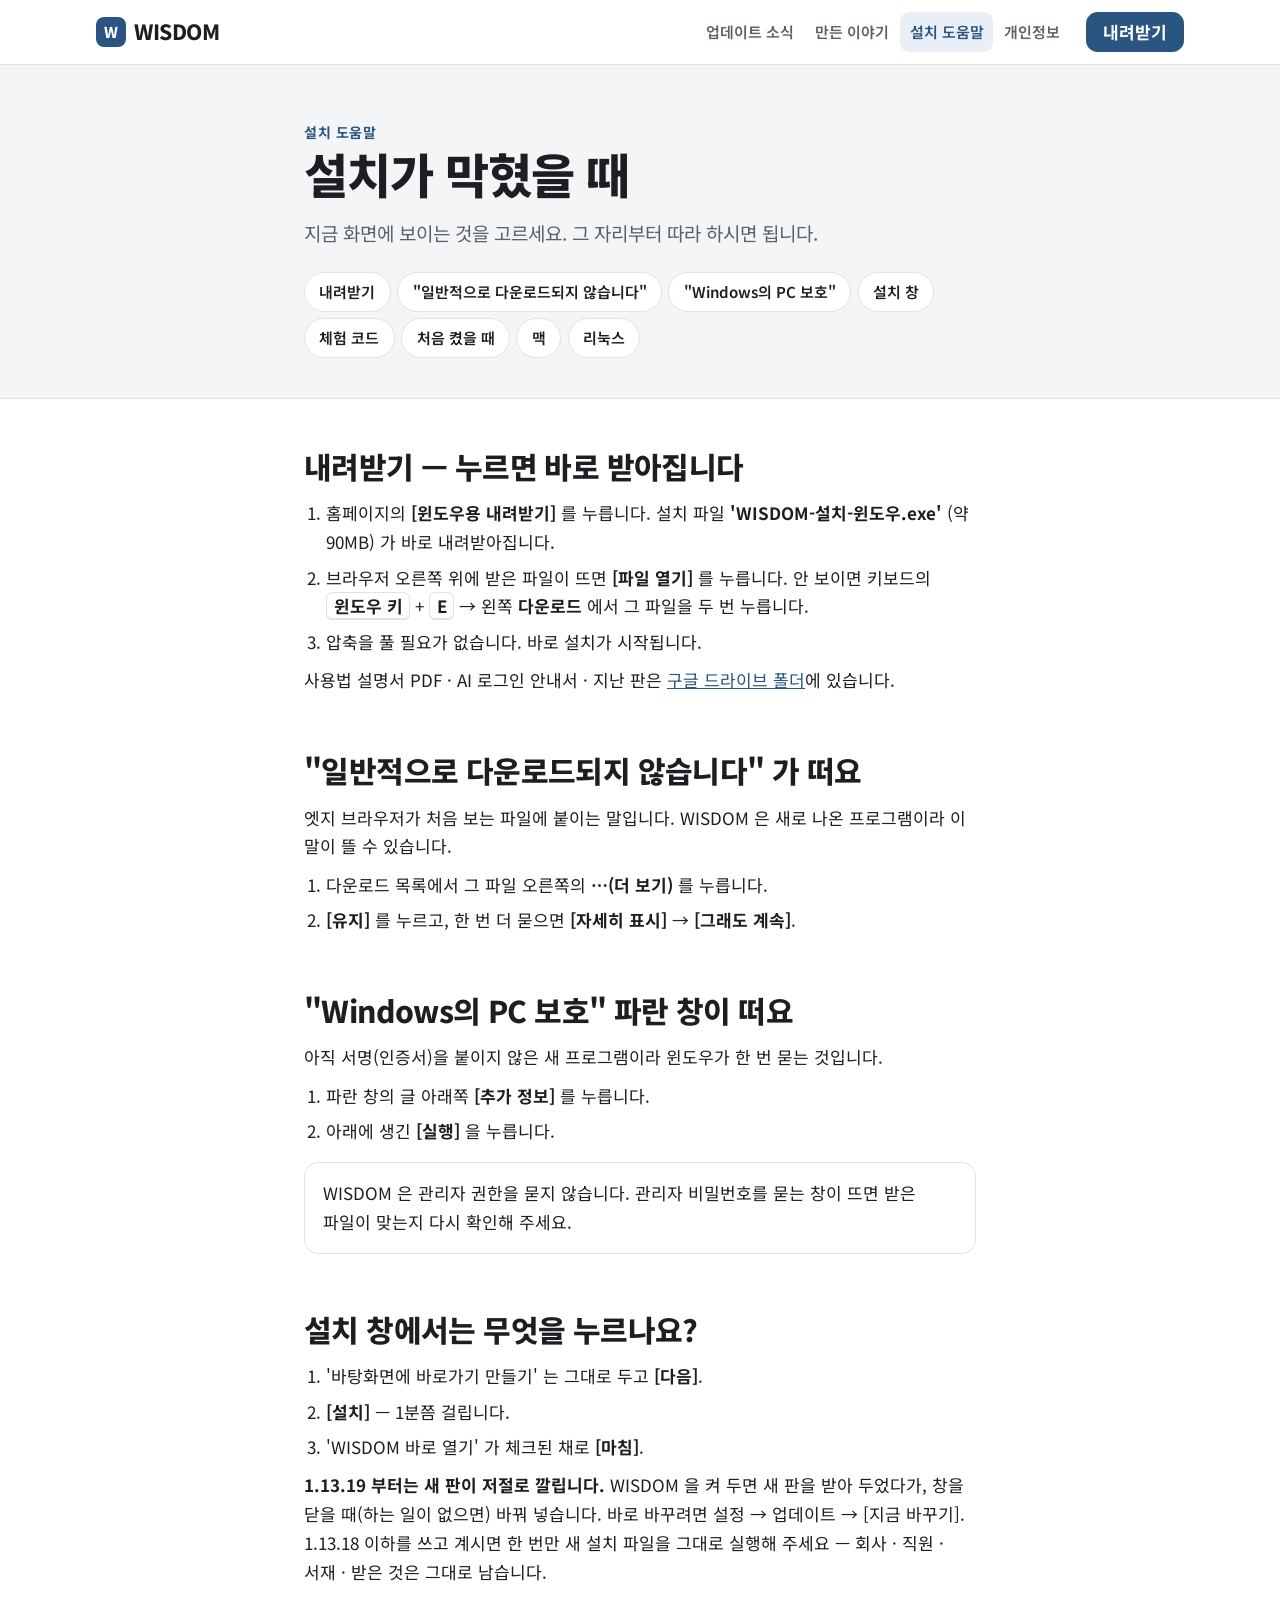
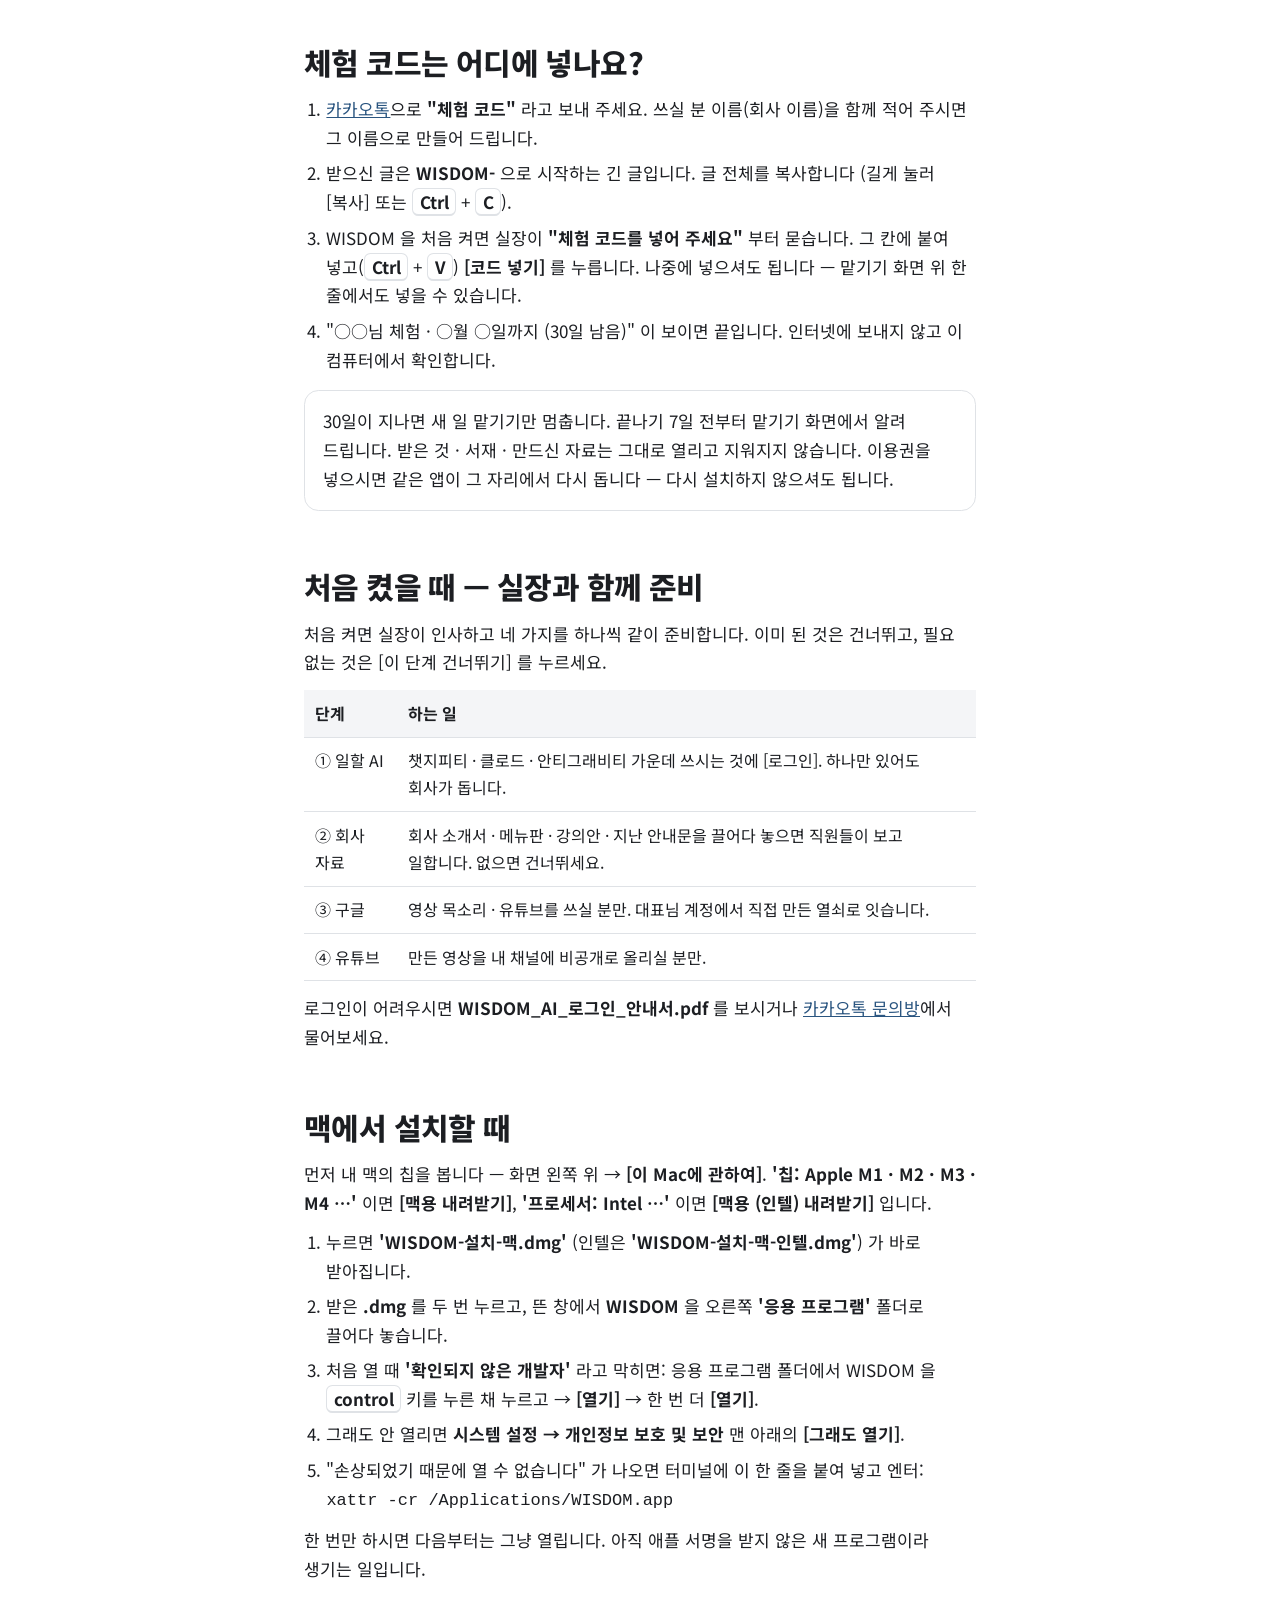
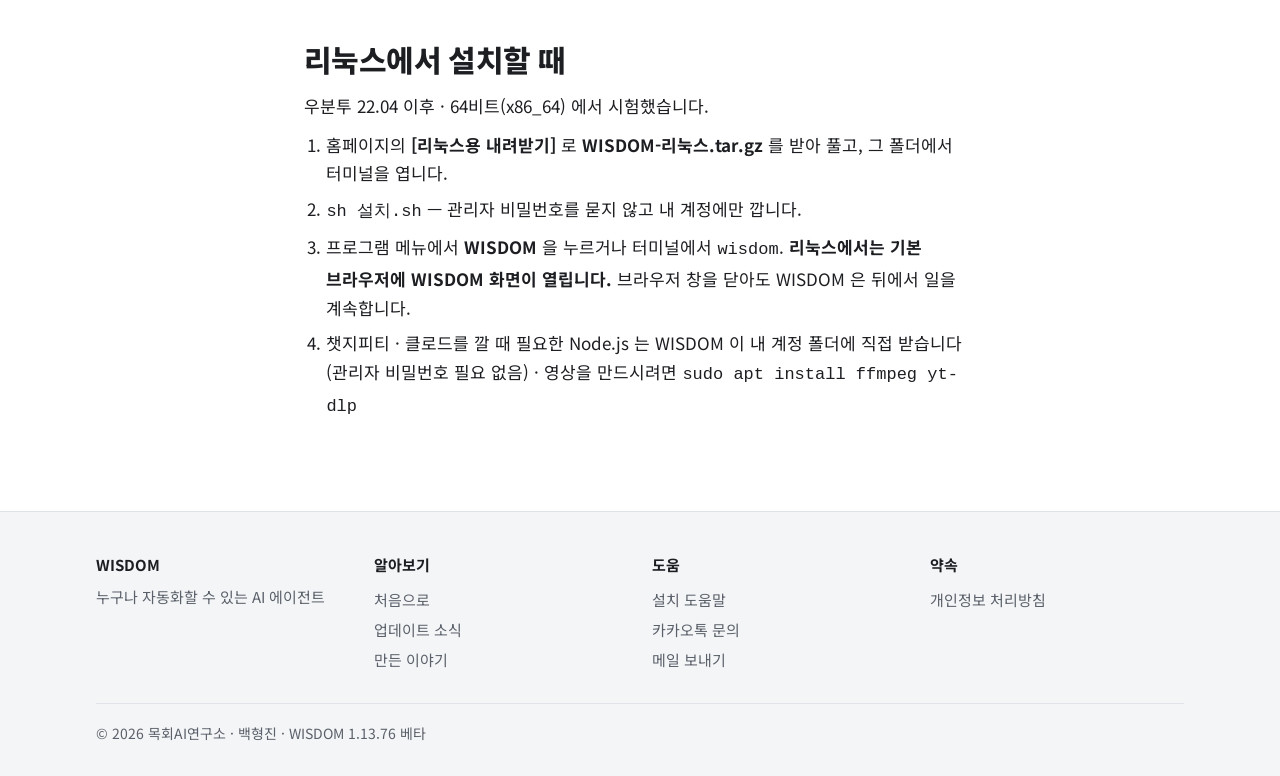
<file: install.html>
<!doctype html>
<html lang="ko">
<head>
<meta charset="utf-8">
<meta name="viewport" content="width=device-width, initial-scale=1">
<title>설치 도움말 — WISDOM</title>
<meta name="description" content="WISDOM 을 내려받다 · 설치하다 막혔을 때 — 지금 보이는 화면대로 따라 하세요.">
<link rel="stylesheet" href="https://fonts.googleapis.com/css2?family=Noto+Sans+KR:wght@400;700;800&display=swap">
<link rel="stylesheet" href="site.css">
</head>
<body>
<header class="top"><div class="wrap topin">
  <a class="logo" href="index.html"><i>W</i>WISDOM</a>
  <nav class="nav" aria-label="주 메뉴"><a href="updates.html">업데이트 소식</a><a href="story.html">만든 이야기</a><a href="install.html" aria-current="page">설치 도움말</a><a href="privacy.html">개인정보</a></nav>
  <a class="btn solid" href="index.html#download">내려받기</a>
</div></header>

<main>
<div class="page-head"><div class="wrap narrow">
  <p class="eyebrow">설치 도움말</p>
  <h1>설치가 막혔을 때</h1>
  <p class="lead">지금 화면에 보이는 것을 고르세요. 그 자리부터 따라 하시면 됩니다.</p>
  <nav class="toc" aria-label="이 쪽의 차례">
    <a href="#drive">내려받기</a><a href="#edge">"일반적으로 다운로드되지 않습니다"</a>
    <a href="#pc-protect">"Windows의 PC 보호"</a><a href="#installer">설치 창</a><a href="#code">체험 코드</a><a href="#first">처음 켰을 때</a><a href="#mac">맥</a><a href="#linux">리눅스</a>
  </nav>
</div></div>

<article class="doc"><div class="wrap narrow">
  <h2 id="drive">내려받기 — 누르면 바로 받아집니다</h2>
  <ol>
    <li>홈페이지의 <b>[윈도우용 내려받기]</b> 를 누릅니다. 설치 파일 <b>'WISDOM-설치-윈도우.exe'</b> (약 90MB) 가 바로 내려받아집니다.</li>
    <li>브라우저 오른쪽 위에 받은 파일이 뜨면 <b>[파일 열기]</b> 를 누릅니다. 안 보이면 키보드의 <kbd>윈도우 키</kbd> + <kbd>E</kbd> → 왼쪽 <b>다운로드</b> 에서 그 파일을 두 번 누릅니다.</li>
    <li>압축을 풀 필요가 없습니다. 바로 설치가 시작됩니다.</li>
  </ol>
  <p>사용법 설명서 PDF · AI 로그인 안내서 · 지난 판은 <a href="https://drive.google.com/drive/folders/1mOP1srYSzNv9KvTLAzX6_mm_RlCM41Ka?usp=sharing" target="_blank" rel="noopener">구글 드라이브 폴더</a>에 있습니다.</p>

  <h2 id="edge">"일반적으로 다운로드되지 않습니다" 가 떠요</h2>
  <p>엣지 브라우저가 처음 보는 파일에 붙이는 말입니다. WISDOM 은 새로 나온 프로그램이라 이 말이 뜰 수 있습니다.</p>
  <ol>
    <li>다운로드 목록에서 그 파일 오른쪽의 <b>…(더 보기)</b> 를 누릅니다.</li>
    <li><b>[유지]</b> 를 누르고, 한 번 더 묻으면 <b>[자세히 표시]</b> → <b>[그래도 계속]</b>.</li>
  </ol>

  <h2 id="pc-protect">"Windows의 PC 보호" 파란 창이 떠요</h2>
  <p>아직 서명(인증서)을 붙이지 않은 새 프로그램이라 윈도우가 한 번 묻는 것입니다.</p>
  <ol>
    <li>파란 창의 글 아래쪽 <b>[추가 정보]</b> 를 누릅니다.</li>
    <li>아래에 생긴 <b>[실행]</b> 을 누릅니다.</li>
  </ol>
  <div class="box">WISDOM 은 관리자 권한을 묻지 않습니다. 관리자 비밀번호를 묻는 창이 뜨면 받은 파일이 맞는지 다시 확인해 주세요.</div>

  <h2 id="installer">설치 창에서는 무엇을 누르나요?</h2>
  <ol>
    <li>'바탕화면에 바로가기 만들기' 는 그대로 두고 <b>[다음]</b>.</li>
    <li><b>[설치]</b> — 1분쯤 걸립니다.</li>
    <li>'WISDOM 바로 열기' 가 체크된 채로 <b>[마침]</b>.</li>
  </ol>
  <p><b>1.13.19 부터는 새 판이 저절로 깔립니다.</b> WISDOM 을 켜 두면 새 판을 받아 두었다가, 창을 닫을 때(하는 일이 없으면) 바꿔 넣습니다. 바로 바꾸려면 설정 → 업데이트 → [지금 바꾸기]. 1.13.18 이하를 쓰고 계시면 한 번만 새 설치 파일을 그대로 실행해 주세요 — 회사 · 직원 · 서재 · 받은 것은 그대로 남습니다.</p>

  <h2 id="code">체험 코드는 어디에 넣나요?</h2>
  <ol>
    <li><a href="https://open.kakao.com/o/smi51Hqi" target="_blank" rel="noopener">카카오톡</a>으로 <b>"체험 코드"</b> 라고 보내 주세요. 쓰실 분 이름(회사 이름)을 함께 적어 주시면 그 이름으로 만들어 드립니다.</li>
    <li>받으신 글은 <b>WISDOM-</b> 으로 시작하는 긴 글입니다. 글 전체를 복사합니다 (길게 눌러 [복사] 또는 <kbd>Ctrl</kbd> + <kbd>C</kbd>).</li>
    <li>WISDOM 을 처음 켜면 실장이 <b>"체험 코드를 넣어 주세요"</b> 부터 묻습니다. 그 칸에 붙여 넣고(<kbd>Ctrl</kbd> + <kbd>V</kbd>) <b>[코드 넣기]</b> 를 누릅니다. 나중에 넣으셔도 됩니다 — 맡기기 화면 위 한 줄에서도 넣을 수 있습니다.</li>
    <li>"○○님 체험 · ○월 ○일까지 (30일 남음)" 이 보이면 끝입니다. 인터넷에 보내지 않고 이 컴퓨터에서 확인합니다.</li>
  </ol>
  <div class="box">30일이 지나면 새 일 맡기기만 멈춥니다. 끝나기 7일 전부터 맡기기 화면에서 알려 드립니다. 받은 것 · 서재 · 만드신 자료는 그대로 열리고 지워지지 않습니다. 이용권을 넣으시면 같은 앱이 그 자리에서 다시 돕니다 — 다시 설치하지 않으셔도 됩니다.</div>

  <h2 id="first">처음 켰을 때 — 실장과 함께 준비</h2>
  <p>처음 켜면 실장이 인사하고 네 가지를 하나씩 같이 준비합니다. 이미 된 것은 건너뛰고, 필요 없는 것은 [이 단계 건너뛰기] 를 누르세요.</p>
  <table>
    <tr><th>단계</th><th>하는 일</th></tr>
    <tr><td>① 일할 AI</td><td>챗지피티 · 클로드 · 안티그래비티 가운데 쓰시는 것에 [로그인]. 하나만 있어도 회사가 돕니다.</td></tr>
    <tr><td>② 회사 자료</td><td>회사 소개서 · 메뉴판 · 강의안 · 지난 안내문을 끌어다 놓으면 직원들이 보고 일합니다. 없으면 건너뛰세요.</td></tr>
    <tr><td>③ 구글</td><td>영상 목소리 · 유튜브를 쓰실 분만. 대표님 계정에서 직접 만든 열쇠로 잇습니다.</td></tr>
    <tr><td>④ 유튜브</td><td>만든 영상을 내 채널에 비공개로 올리실 분만.</td></tr>
  </table>
  <p>로그인이 어려우시면 <b>WISDOM_AI_로그인_안내서.pdf</b> 를 보시거나 <a href="https://open.kakao.com/o/smi51Hqi" target="_blank" rel="noopener">카카오톡 문의방</a>에서 물어보세요.</p>

  <h2 id="mac">맥에서 설치할 때</h2>
  <p>먼저 내 맥의 칩을 봅니다 — 화면 왼쪽 위  → <b>[이 Mac에 관하여]</b>. <b>'칩: Apple M1 · M2 · M3 · M4 …'</b> 이면 <b>[맥용 내려받기]</b>, <b>'프로세서: Intel …'</b> 이면 <b>[맥용 (인텔) 내려받기]</b> 입니다.</p>
  <ol>
    <li>누르면 <b>'WISDOM-설치-맥.dmg'</b> (인텔은 <b>'WISDOM-설치-맥-인텔.dmg'</b>) 가 바로 받아집니다.</li>
    <li>받은 <b>.dmg</b> 를 두 번 누르고, 뜬 창에서 <b>WISDOM</b> 을 오른쪽 <b>'응용 프로그램'</b> 폴더로 끌어다 놓습니다.</li>
    <li>처음 열 때 <b>'확인되지 않은 개발자'</b> 라고 막히면: 응용 프로그램 폴더에서 WISDOM 을 <kbd>control</kbd> 키를 누른 채 누르고 → <b>[열기]</b> → 한 번 더 <b>[열기]</b>.</li>
    <li>그래도 안 열리면 <b>시스템 설정 → 개인정보 보호 및 보안</b> 맨 아래의 <b>[그래도 열기]</b>.</li>
    <li>"손상되었기 때문에 열 수 없습니다" 가 나오면 터미널에 이 한 줄을 붙여 넣고 엔터: <code>xattr -cr /Applications/WISDOM.app</code></li>
  </ol>
  <p>한 번만 하시면 다음부터는 그냥 열립니다. 아직 애플 서명을 받지 않은 새 프로그램이라 생기는 일입니다.</p>

  <h2 id="linux">리눅스에서 설치할 때</h2>
  <p>우분투 22.04 이후 · 64비트(x86_64) 에서 시험했습니다.</p>
  <ol>
    <li>홈페이지의 <b>[리눅스용 내려받기]</b> 로 <b>WISDOM-리눅스.tar.gz</b> 를 받아 풀고, 그 폴더에서 터미널을 엽니다.</li>
    <li><code>sh 설치.sh</code> — 관리자 비밀번호를 묻지 않고 내 계정에만 깝니다.</li>
    <li>프로그램 메뉴에서 <b>WISDOM</b> 을 누르거나 터미널에서 <code>wisdom</code>. <b>리눅스에서는 기본 브라우저에 WISDOM 화면이 열립니다.</b> 브라우저 창을 닫아도 WISDOM 은 뒤에서 일을 계속합니다.</li>
    <li>챗지피티 · 클로드를 깔 때 필요한 Node.js 는 WISDOM 이 내 계정 폴더에 직접 받습니다 (관리자 비밀번호 필요 없음) · 영상을 만드시려면 <code>sudo apt install ffmpeg yt-dlp</code></li>
  </ol>
</div></article>
</main>

<footer><div class="wrap">
  <div class="cols">
    <div><b>WISDOM</b><span>누구나 자동화할 수 있는 AI 에이전트</span></div>
    <div><b>알아보기</b><a href="index.html">처음으로</a><a href="updates.html">업데이트 소식</a><a href="story.html">만든 이야기</a></div>
    <div><b>도움</b><a href="install.html">설치 도움말</a><a href="https://open.kakao.com/o/smi51Hqi" target="_blank" rel="noopener">카카오톡 문의</a><a href="mailto:backhung65@gmail.com">메일 보내기</a></div>
    <div><b>약속</b><a href="privacy.html">개인정보 처리방침</a></div>
  </div>
  <p class="last">© 2026 목회AI연구소 · 백형진 · WISDOM 1.13.76 베타</p>
</div></footer>
</body>
</html>
</file>
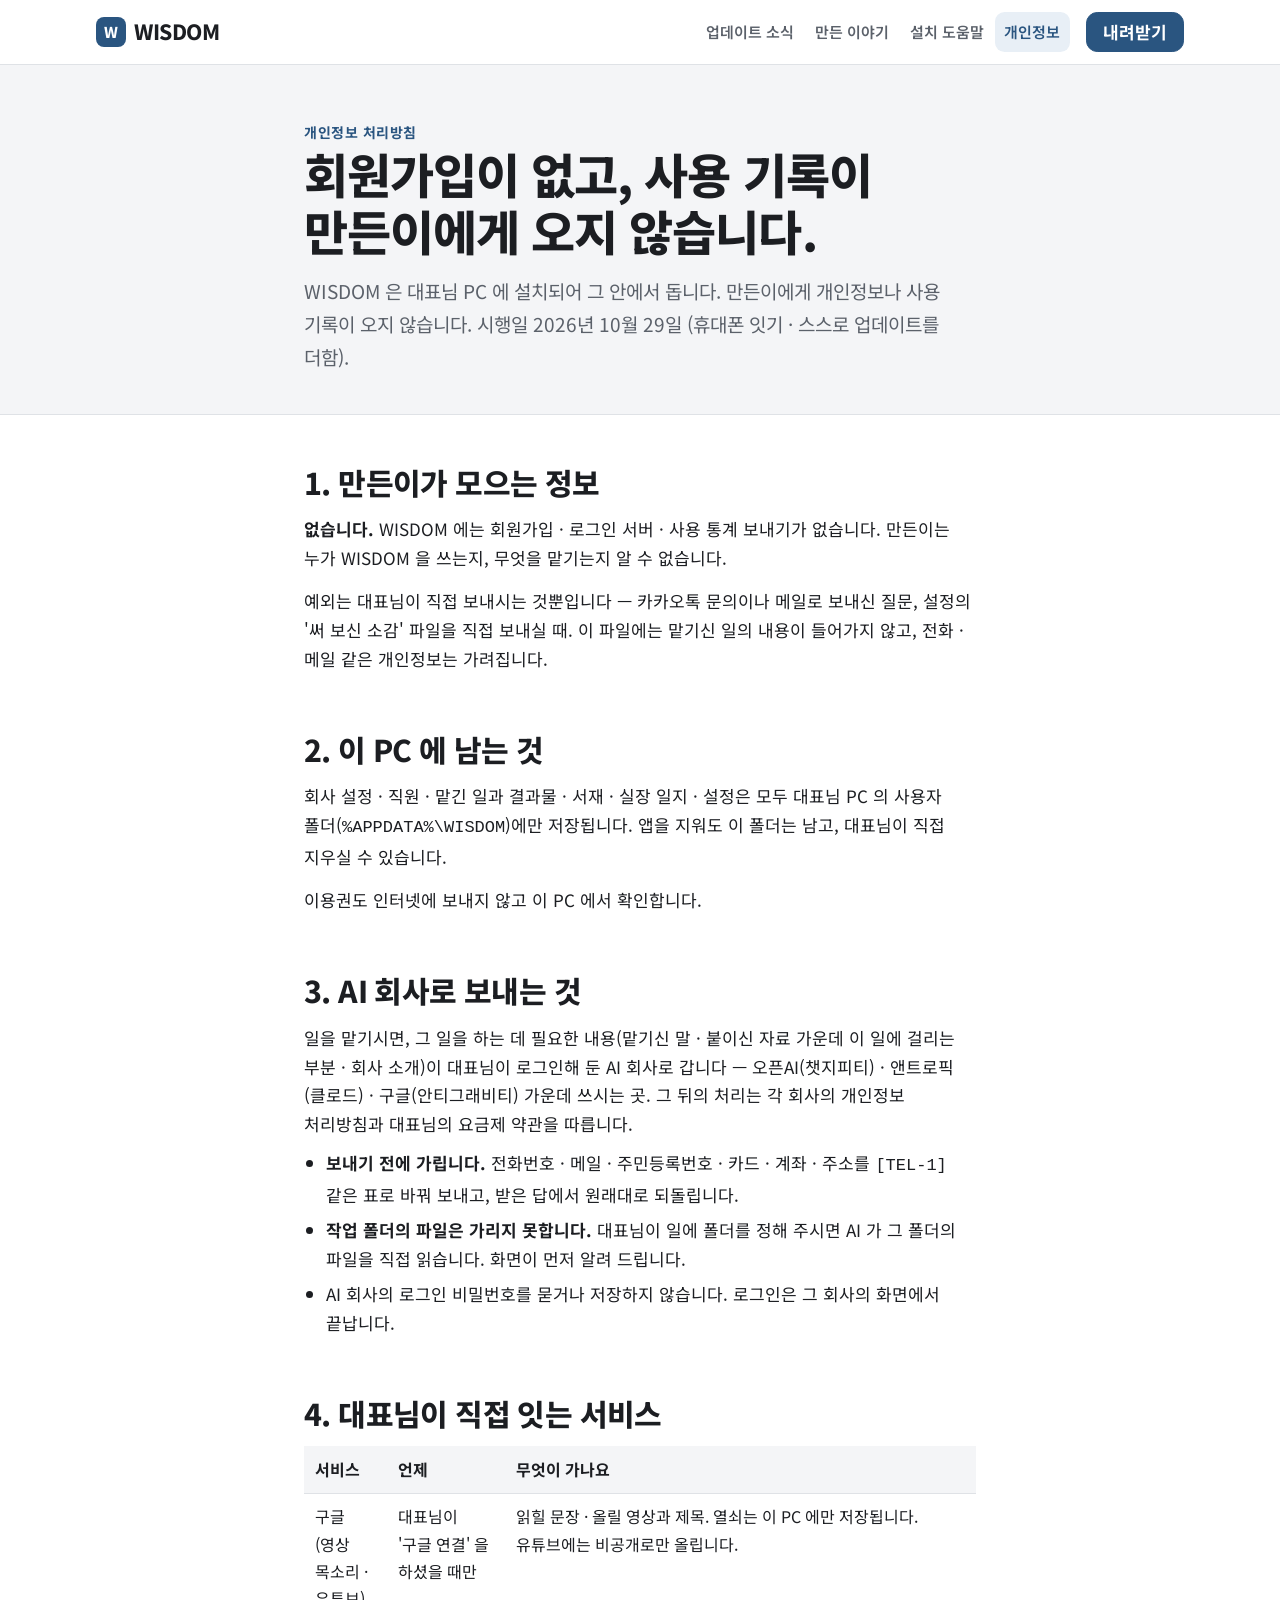
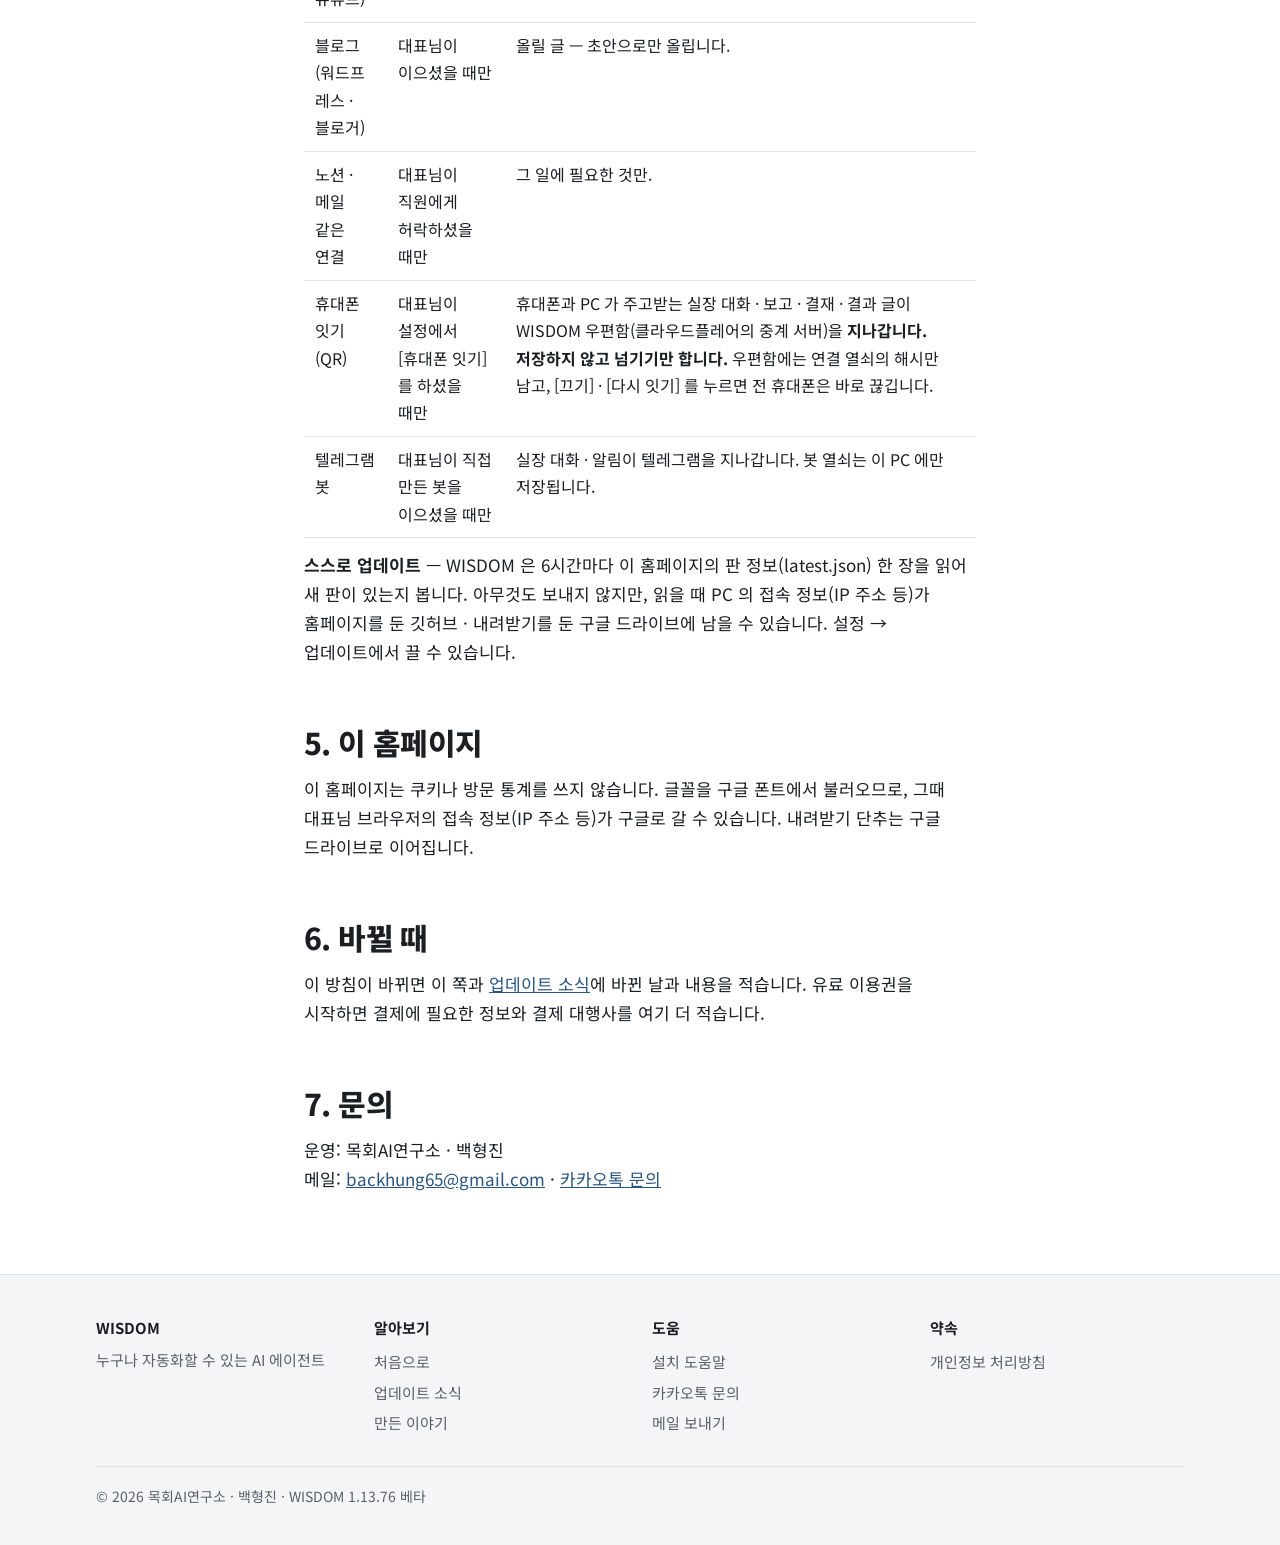
<file: privacy.html>
<!doctype html>
<html lang="ko">
<head>
<meta charset="utf-8">
<meta name="viewport" content="width=device-width, initial-scale=1">
<title>개인정보 처리방침 — WISDOM</title>
<meta name="description" content="WISDOM 은 서버와 회원가입이 없습니다. 자료는 내 PC 에만 남습니다.">
<link rel="stylesheet" href="https://fonts.googleapis.com/css2?family=Noto+Sans+KR:wght@400;700;800&display=swap">
<link rel="stylesheet" href="site.css">
</head>
<body>
<!-- 초안 (2026-10-23) — 사업자 등록 · 통신판매업 신고 뒤 '운영하는 곳' 칸을 채우고, 유료로 바꿀 때 결제 대행사 항목을 더한다 -->
<header class="top"><div class="wrap topin">
  <a class="logo" href="index.html"><i>W</i>WISDOM</a>
  <nav class="nav" aria-label="주 메뉴"><a href="updates.html">업데이트 소식</a><a href="story.html">만든 이야기</a><a href="install.html">설치 도움말</a><a href="privacy.html" aria-current="page">개인정보</a></nav>
  <a class="btn solid" href="index.html#download">내려받기</a>
</div></header>

<main>
<div class="page-head"><div class="wrap narrow">
  <p class="eyebrow">개인정보 처리방침</p>
  <h1>회원가입이 없고, 사용 기록이 만든이에게 오지 않습니다.</h1>
  <p class="lead">WISDOM 은 대표님 PC 에 설치되어 그 안에서 돕니다. 만든이에게 개인정보나 사용 기록이 오지 않습니다. 시행일 2026년 10월 29일 (휴대폰 잇기 · 스스로 업데이트를 더함).</p>
</div></div>

<article class="doc"><div class="wrap narrow">
  <h2>1. 만든이가 모으는 정보</h2>
  <p><b>없습니다.</b> WISDOM 에는 회원가입 · 로그인 서버 · 사용 통계 보내기가 없습니다. 만든이는 누가 WISDOM 을 쓰는지, 무엇을 맡기는지 알 수 없습니다.</p>
  <p>예외는 대표님이 직접 보내시는 것뿐입니다 — 카카오톡 문의이나 메일로 보내신 질문, 설정의 '써 보신 소감' 파일을 직접 보내실 때. 이 파일에는 맡기신 일의 내용이 들어가지 않고, 전화 · 메일 같은 개인정보는 가려집니다.</p>

  <h2>2. 이 PC 에 남는 것</h2>
  <p>회사 설정 · 직원 · 맡긴 일과 결과물 · 서재 · 실장 일지 · 설정은 모두 대표님 PC 의 사용자 폴더(<code>%APPDATA%\WISDOM</code>)에만 저장됩니다. 앱을 지워도 이 폴더는 남고, 대표님이 직접 지우실 수 있습니다.</p>
  <p>이용권도 인터넷에 보내지 않고 이 PC 에서 확인합니다.</p>

  <h2>3. AI 회사로 보내는 것</h2>
  <p>일을 맡기시면, 그 일을 하는 데 필요한 내용(맡기신 말 · 붙이신 자료 가운데 이 일에 걸리는 부분 · 회사 소개)이 대표님이 로그인해 둔 AI 회사로 갑니다 — 오픈AI(챗지피티) · 앤트로픽(클로드) · 구글(안티그래비티) 가운데 쓰시는 곳. 그 뒤의 처리는 각 회사의 개인정보 처리방침과 대표님의 요금제 약관을 따릅니다.</p>
  <ul>
    <li><b>보내기 전에 가립니다.</b> 전화번호 · 메일 · 주민등록번호 · 카드 · 계좌 · 주소를 <code>[TEL-1]</code> 같은 표로 바꿔 보내고, 받은 답에서 원래대로 되돌립니다.</li>
    <li><b>작업 폴더의 파일은 가리지 못합니다.</b> 대표님이 일에 폴더를 정해 주시면 AI 가 그 폴더의 파일을 직접 읽습니다. 화면이 먼저 알려 드립니다.</li>
    <li>AI 회사의 로그인 비밀번호를 묻거나 저장하지 않습니다. 로그인은 그 회사의 화면에서 끝납니다.</li>
  </ul>

  <h2>4. 대표님이 직접 잇는 서비스</h2>
  <table>
    <tr><th>서비스</th><th>언제</th><th>무엇이 가나요</th></tr>
    <tr><td>구글(영상 목소리 · 유튜브)</td><td>대표님이 '구글 연결' 을 하셨을 때만</td><td>읽힐 문장 · 올릴 영상과 제목. 열쇠는 이 PC 에만 저장됩니다. 유튜브에는 비공개로만 올립니다.</td></tr>
    <tr><td>블로그(워드프레스 · 블로거)</td><td>대표님이 이으셨을 때만</td><td>올릴 글 — 초안으로만 올립니다.</td></tr>
    <tr><td>노션 · 메일 같은 연결</td><td>대표님이 직원에게 허락하셨을 때만</td><td>그 일에 필요한 것만.</td></tr>
    <tr><td>휴대폰 잇기 (QR)</td><td>대표님이 설정에서 [휴대폰 잇기] 를 하셨을 때만</td><td>휴대폰과 PC 가 주고받는 실장 대화 · 보고 · 결재 · 결과 글이 WISDOM 우편함(클라우드플레어의 중계 서버)을 <b>지나갑니다. 저장하지 않고 넘기기만 합니다.</b> 우편함에는 연결 열쇠의 해시만 남고, [끄기] · [다시 잇기] 를 누르면 전 휴대폰은 바로 끊깁니다.</td></tr>
    <tr><td>텔레그램 봇</td><td>대표님이 직접 만든 봇을 이으셨을 때만</td><td>실장 대화 · 알림이 텔레그램을 지나갑니다. 봇 열쇠는 이 PC 에만 저장됩니다.</td></tr>
  </table>
  <p><b>스스로 업데이트</b> — WISDOM 은 6시간마다 이 홈페이지의 판 정보(latest.json) 한 장을 읽어 새 판이 있는지 봅니다. 아무것도 보내지 않지만, 읽을 때 PC 의 접속 정보(IP 주소 등)가 홈페이지를 둔 깃허브 · 내려받기를 둔 구글 드라이브에 남을 수 있습니다. 설정 → 업데이트에서 끌 수 있습니다.</p>

  <h2>5. 이 홈페이지</h2>
  <p>이 홈페이지는 쿠키나 방문 통계를 쓰지 않습니다. 글꼴을 구글 폰트에서 불러오므로, 그때 대표님 브라우저의 접속 정보(IP 주소 등)가 구글로 갈 수 있습니다. 내려받기 단추는 구글 드라이브로 이어집니다.</p>

  <h2>6. 바뀔 때</h2>
  <p>이 방침이 바뀌면 이 쪽과 <a href="updates.html">업데이트 소식</a>에 바뀐 날과 내용을 적습니다. 유료 이용권을 시작하면 결제에 필요한 정보와 결제 대행사를 여기 더 적습니다.</p>

  <h2>7. 문의</h2>
  <p>운영: 목회AI연구소 · 백형진<br>
    메일: <a href="mailto:backhung65@gmail.com">backhung65@gmail.com</a> · <a href="https://open.kakao.com/o/smi51Hqi" target="_blank" rel="noopener">카카오톡 문의</a></p>
</div></article>
</main>

<footer><div class="wrap">
  <div class="cols">
    <div><b>WISDOM</b><span>누구나 자동화할 수 있는 AI 에이전트</span></div>
    <div><b>알아보기</b><a href="index.html">처음으로</a><a href="updates.html">업데이트 소식</a><a href="story.html">만든 이야기</a></div>
    <div><b>도움</b><a href="install.html">설치 도움말</a><a href="https://open.kakao.com/o/smi51Hqi" target="_blank" rel="noopener">카카오톡 문의</a><a href="mailto:backhung65@gmail.com">메일 보내기</a></div>
    <div><b>약속</b><a href="privacy.html">개인정보 처리방침</a></div>
  </div>
  <p class="last">© 2026 목회AI연구소 · 백형진 · WISDOM 1.13.76 베타</p>
</div></footer>
</body>
</html>
</file>
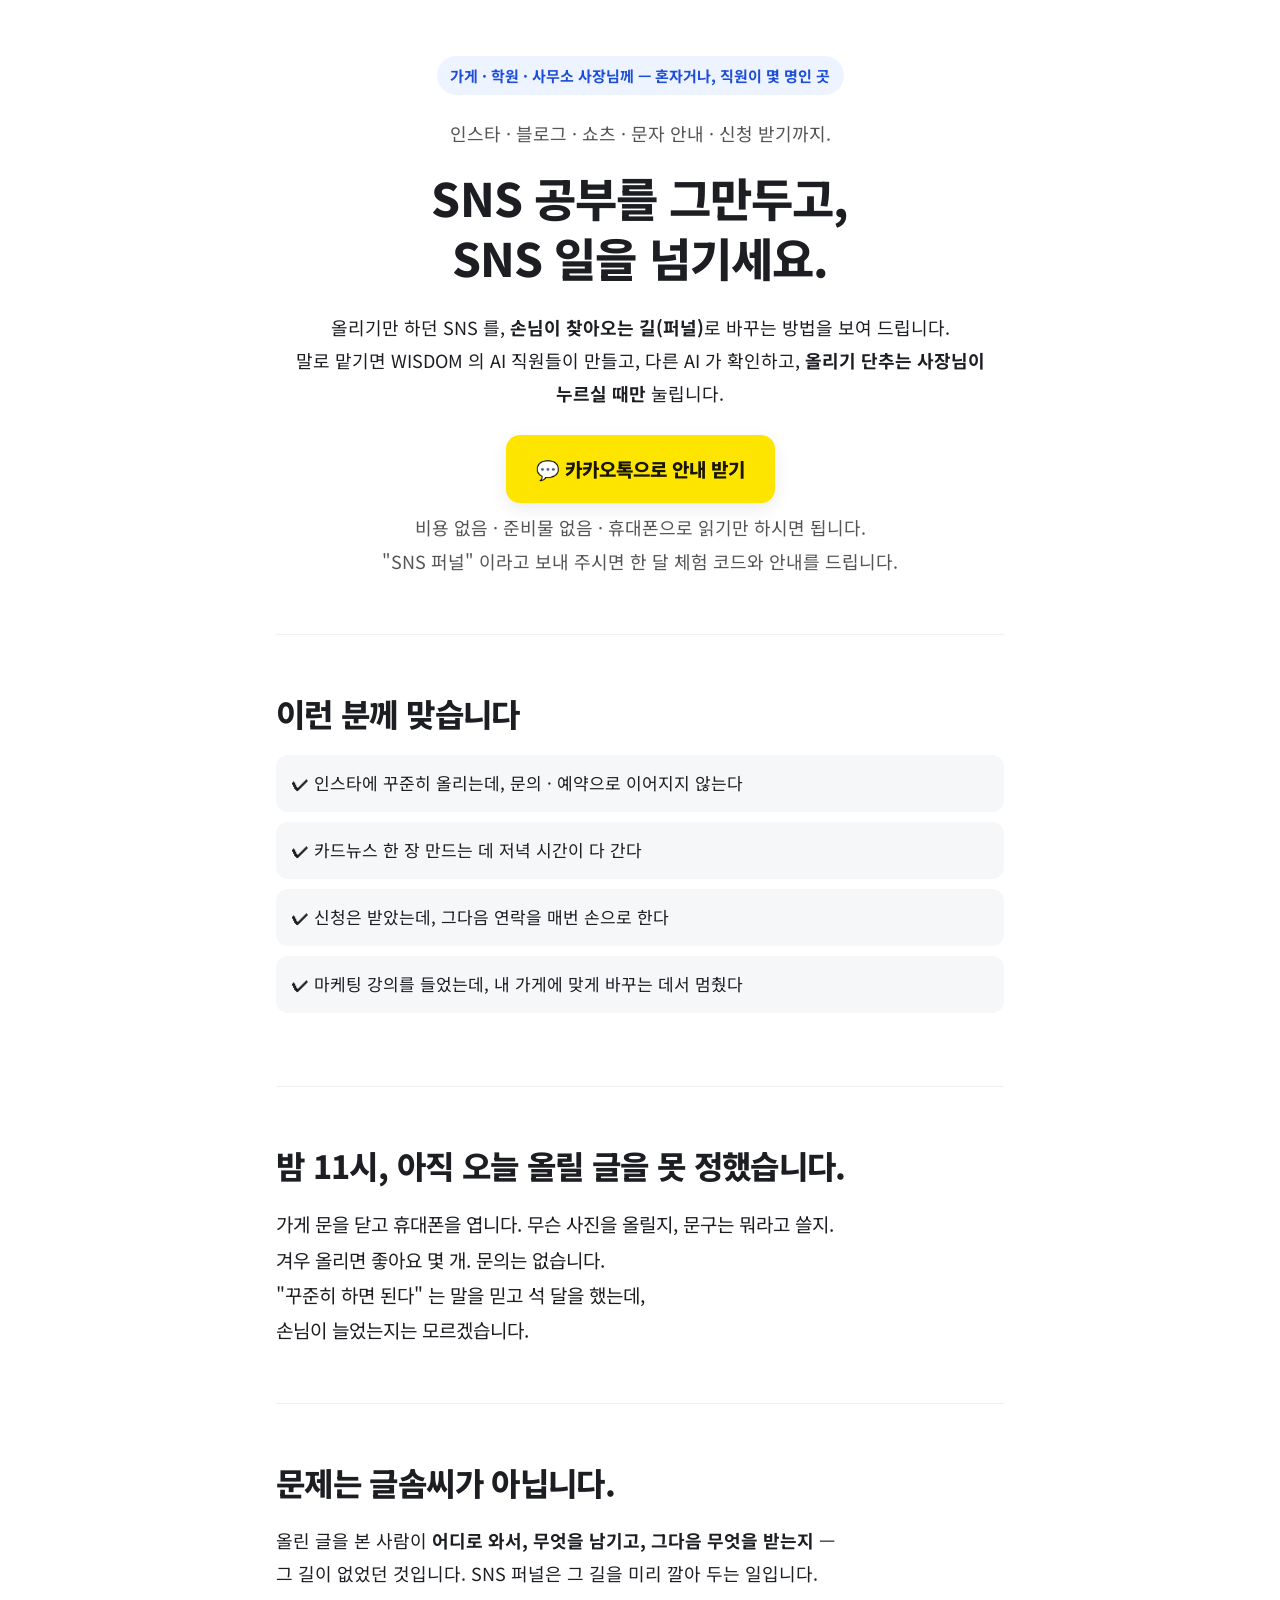
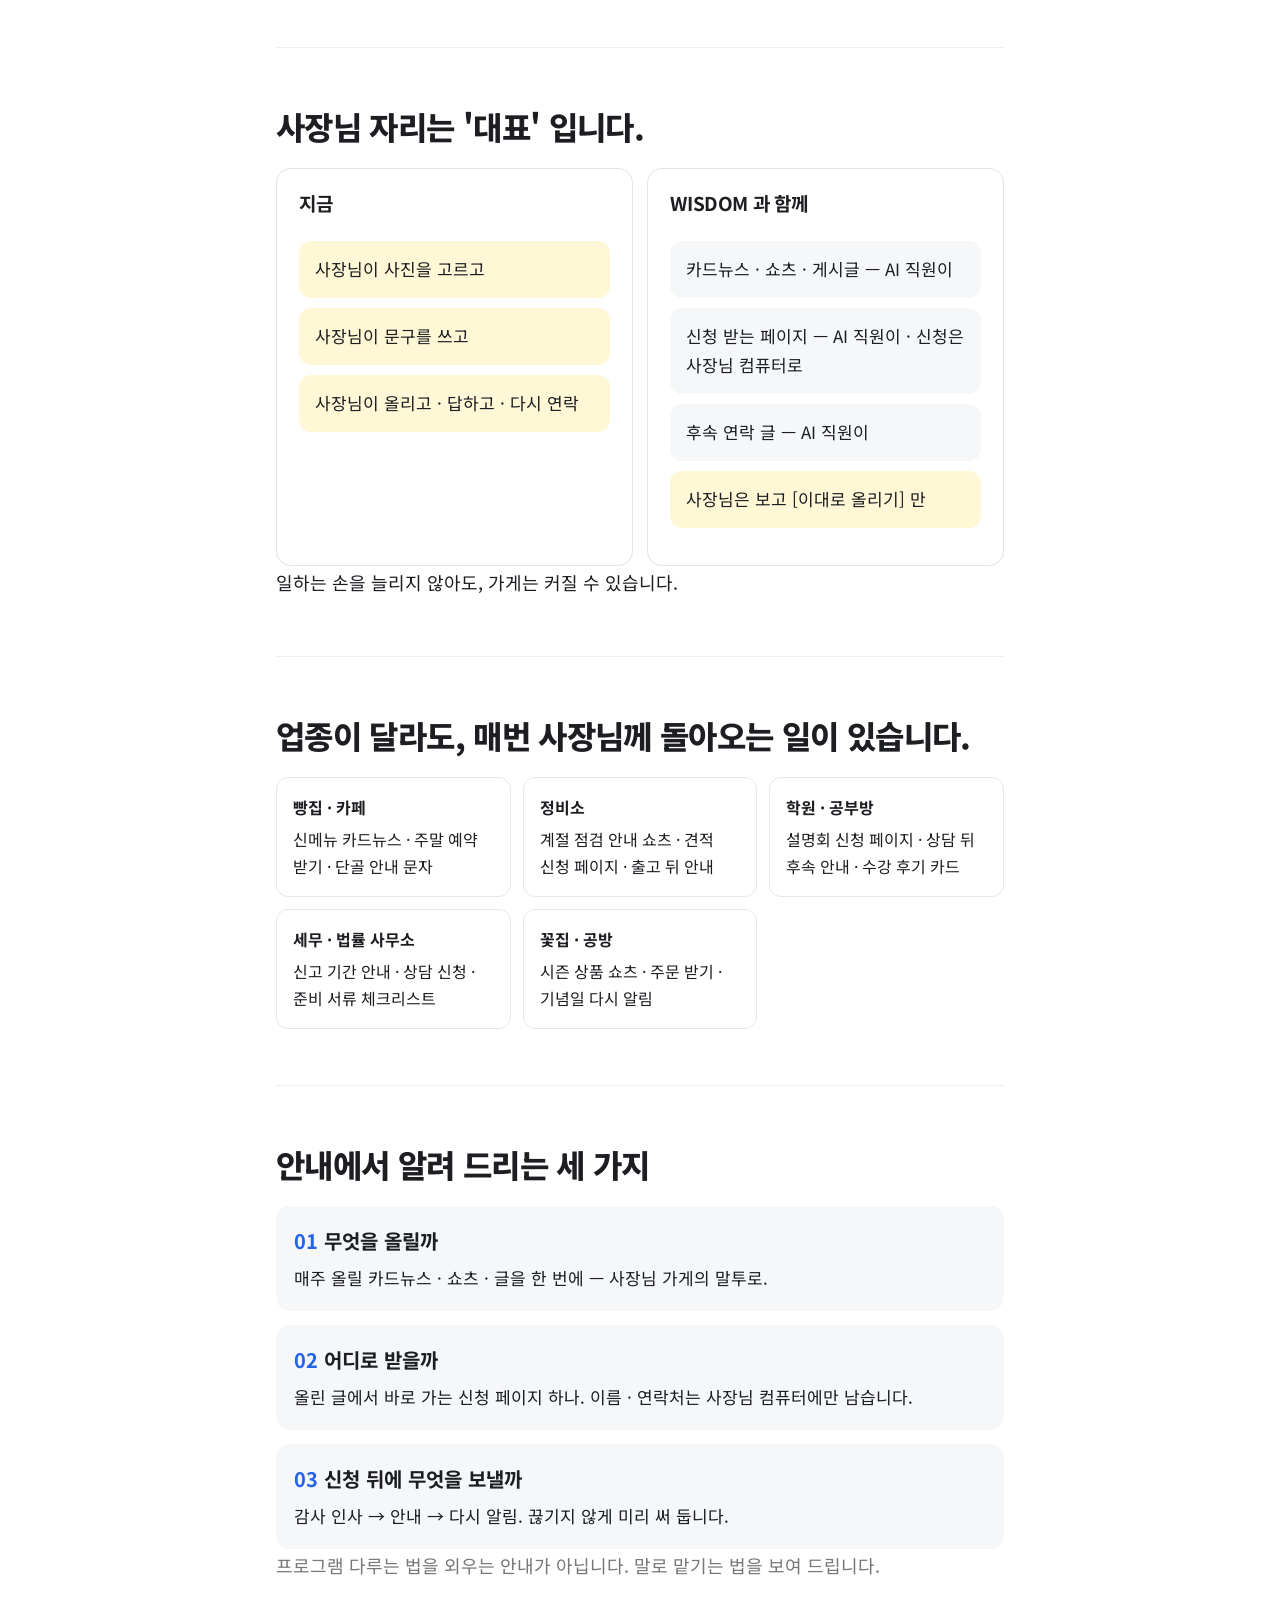
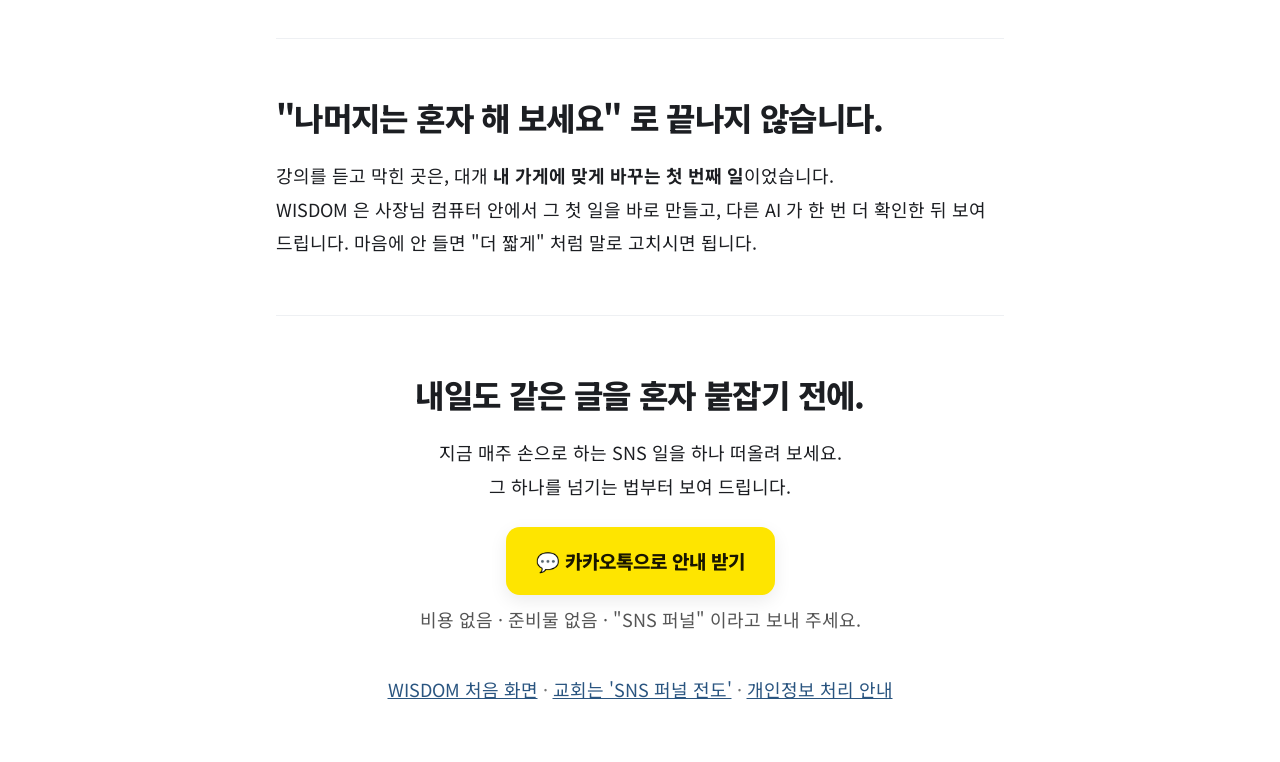
<file: sns.html>
<!doctype html>
<html lang="ko">
<head>
<meta charset="utf-8">
<meta name="viewport" content="width=device-width, initial-scale=1">
<title>SNS 퍼널 마케팅 — WISDOM</title>
<meta name="description" content="SNS 를 공부하지 마시고, SNS 일을 WISDOM 에게 넘기세요. 올리기부터 신청 받기 · 후속 연락까지 한 줄로 잇습니다.">
<meta property="og:title" content="SNS 퍼널 마케팅 — WISDOM">
<meta property="og:description" content="올리기만 하던 SNS 를, 손님이 찾아오는 길로.">
<link rel="stylesheet" href="https://fonts.googleapis.com/css2?family=Noto+Sans+KR:wght@400;700;800&display=swap">
<link rel="stylesheet" href="site.css">
<style>
  /* SNS 퍼널 랜딩 — 휴대폰 먼저 · 한 줄 · 단추 하나 (본보기: SNS → 랜딩 → 메신저 → 무료 안내 → 상담) */
  .lp{max-width:760px;margin:0 auto;padding:0 16px}
  .lp section{padding:56px 0;border-bottom:1px solid #eef0f3}
  .lp h1{font-size:clamp(30px,7vw,46px);line-height:1.3;margin:.4em 0 .5em;word-break:keep-all}
  .lp h2{font-size:clamp(24px,5.5vw,32px);line-height:1.4;margin:0 0 .6em;word-break:keep-all}
  .lp p{font-size:18px;line-height:1.85;word-break:keep-all}
  .who{display:inline-block;padding:.45em .9em;border-radius:999px;background:#eef4ff;color:#1d4ed8;font-weight:700;font-size:15px}
  .cta{display:flex;justify-content:center;margin:1.4em 0 .5em}
  .cta a{display:inline-flex;align-items:center;gap:.5em;padding:18px 30px;border-radius:14px;background:#fee500;color:#191600;font-weight:800;font-size:19px;text-decoration:none;box-shadow:0 6px 18px rgba(0,0,0,.08)}
  .ease{text-align:center;color:#555;font-size:15px;line-height:1.8}
  .scene p{font-size:19px}
  .flow{display:grid;gap:10px;margin:1em 0}
  .flow div{padding:14px 16px;border-radius:12px;background:#f6f7f9;font-size:17px}
  .flow .me{background:#fff7d6}
  .ba{display:grid;grid-template-columns:1fr;gap:14px}
  @media(min-width:700px){.ba{grid-template-columns:1fr 1fr}}
  .ba .card h3{margin-top:0}
  .three{counter-reset:n;display:grid;gap:14px}
  .three div{padding:18px;border-radius:14px;background:#f6f7f9}
  .three b{display:block;font-size:20px;margin-bottom:.3em}
  .three b::before{counter-increment:n;content:"0" counter(n) "  ";color:#2563eb}
  .biz{display:grid;grid-template-columns:repeat(auto-fit,minmax(200px,1fr));gap:12px}
  .biz div{padding:16px;border-radius:12px;border:1px solid #e5e7eb;font-size:16px;line-height:1.7}
  .biz b{display:block;margin-bottom:.3em}
  .note{font-size:13px;color:#777}
</style>
</head>
<body>
<main class="lp" id="main">

<!-- ① 대상 · ② 제목 · ③ 단추 + 망설임 지우기 -->
<section style="text-align:center">
  <span class="who">가게 · 학원 · 사무소 사장님께 — 혼자거나, 직원이 몇 명인 곳</span>
  <p style="margin:1.2em 0 0;color:#555">인스타 · 블로그 · 쇼츠 · 문자 안내 · 신청 받기까지.</p>
  <h1>SNS 공부를 그만두고,<br>SNS 일을 넘기세요.</h1>
  <p>올리기만 하던 SNS 를, <b>손님이 찾아오는 길(퍼널)</b>로 바꾸는 방법을 보여 드립니다.<br>
    말로 맡기면 WISDOM 의 AI 직원들이 만들고, 다른 AI 가 확인하고, <b>올리기 단추는 사장님이 누르실 때만</b> 눌립니다.</p>
  <div class="cta"><a href="https://open.kakao.com/o/smi51Hqi" target="_blank" rel="noopener">💬 카카오톡으로 안내 받기</a></div>
  <p class="ease">비용 없음 · 준비물 없음 · 휴대폰으로 읽기만 하시면 됩니다.<br>"SNS 퍼널" 이라고 보내 주시면 한 달 체험 코드와 안내를 드립니다.</p>
</section>

<!-- ④ 숫자 · 사례 — 실제 자료가 없으면 '이런 분께 맞습니다' -->
<section>
  <h2>이런 분께 맞습니다</h2>
  <div class="flow">
    <div>✔ 인스타에 꾸준히 올리는데, 문의 · 예약으로 이어지지 않는다</div>
    <div>✔ 카드뉴스 한 장 만드는 데 저녁 시간이 다 간다</div>
    <div>✔ 신청은 받았는데, 그다음 연락을 매번 손으로 한다</div>
    <div>✔ 마케팅 강의를 들었는데, 내 가게에 맞게 바꾸는 데서 멈췄다</div>
  </div>
  <!-- 대표 확인: 실제 숫자 셋(예: 써 보신 분 수 · 줄어든 시간)과 사례 한 편이 있으면 여기에 — 지어내지 않습니다 -->
</section>

<!-- ⑤ 고통 장면 -->
<section class="scene">
  <h2>밤 11시, 아직 오늘 올릴 글을 못 정했습니다.</h2>
  <p>가게 문을 닫고 휴대폰을 엽니다. 무슨 사진을 올릴지, 문구는 뭐라고 쓸지.<br>
    겨우 올리면 좋아요 몇 개. 문의는 없습니다.</p>
  <p>"꾸준히 하면 된다" 는 말을 믿고 석 달을 했는데,<br>손님이 늘었는지는 모르겠습니다.</p>
</section>

<!-- ⑥ 탓 돌리기 -->
<section>
  <h2>문제는 글솜씨가 아닙니다.</h2>
  <p>올린 글을 본 사람이 <b>어디로 와서, 무엇을 남기고, 그다음 무엇을 받는지</b> —<br>
    그 길이 없었던 것입니다. SNS 퍼널은 그 길을 미리 깔아 두는 일입니다.</p>
</section>

<!-- ⑦ 전후 그림 · 새 자리 -->
<section>
  <h2>사장님 자리는 '대표' 입니다.</h2>
  <div class="ba">
    <div class="card"><h3>지금</h3>
      <div class="flow"><div class="me">사장님이 사진을 고르고</div><div class="me">사장님이 문구를 쓰고</div><div class="me">사장님이 올리고 · 답하고 · 다시 연락</div></div></div>
    <div class="card"><h3>WISDOM 과 함께</h3>
      <div class="flow"><div>카드뉴스 · 쇼츠 · 게시글 — AI 직원이</div><div>신청 받는 페이지 — AI 직원이 · 신청은 사장님 컴퓨터로</div><div>후속 연락 글 — AI 직원이</div><div class="me">사장님은 보고 [이대로 올리기] 만</div></div></div>
  </div>
  <p>일하는 손을 늘리지 않아도, 가게는 커질 수 있습니다.</p>
</section>

<!-- ⑧ 업종별 맡길 일 -->
<section>
  <h2>업종이 달라도, 매번 사장님께 돌아오는 일이 있습니다.</h2>
  <div class="biz">
    <div><b>빵집 · 카페</b>신메뉴 카드뉴스 · 주말 예약 받기 · 단골 안내 문자</div>
    <div><b>정비소</b>계절 점검 안내 쇼츠 · 견적 신청 페이지 · 출고 뒤 안내</div>
    <div><b>학원 · 공부방</b>설명회 신청 페이지 · 상담 뒤 후속 안내 · 수강 후기 카드</div>
    <div><b>세무 · 법률 사무소</b>신고 기간 안내 · 상담 신청 · 준비 서류 체크리스트</div>
    <div><b>꽃집 · 공방</b>시즌 상품 쇼츠 · 주문 받기 · 기념일 다시 알림</div>
  </div>
</section>

<!-- ⑨ 받으면 얻는 것 셋 -->
<section>
  <h2>안내에서 알려 드리는 세 가지</h2>
  <div class="three">
    <div><b>무엇을 올릴까</b>매주 올릴 카드뉴스 · 쇼츠 · 글을 한 번에 — 사장님 가게의 말투로.</div>
    <div><b>어디로 받을까</b>올린 글에서 바로 가는 신청 페이지 하나. 이름 · 연락처는 사장님 컴퓨터에만 남습니다.</div>
    <div><b>신청 뒤에 무엇을 보낼까</b>감사 인사 → 안내 → 다시 알림. 끊기지 않게 미리 써 둡니다.</div>
  </div>
  <p class="note">프로그램 다루는 법을 외우는 안내가 아닙니다. 말로 맡기는 법을 보여 드립니다.</p>
</section>

<!-- ⑩ 다른 곳과의 차이 -->
<section>
  <h2>"나머지는 혼자 해 보세요" 로 끝나지 않습니다.</h2>
  <p>강의를 듣고 막힌 곳은, 대개 <b>내 가게에 맞게 바꾸는 첫 번째 일</b>이었습니다.<br>
    WISDOM 은 사장님 컴퓨터 안에서 그 첫 일을 바로 만들고, 다른 AI 가 한 번 더 확인한 뒤 보여 드립니다.
    마음에 안 들면 "더 짧게" 처럼 말로 고치시면 됩니다.</p>
</section>

<!-- ⑪ 사례 묶음 — 대표 확인: 실제 써 보신 분의 전 → 뒤 → 한마디가 있으면 여기에 (본인 신고 · 효과를 보장하지 않음 표시) -->

<!-- ⑫ 끝의 상상 + 같은 단추 -->
<section style="text-align:center;border-bottom:0">
  <h2>내일도 같은 글을 혼자 붙잡기 전에.</h2>
  <p>지금 매주 손으로 하는 SNS 일을 하나 떠올려 보세요.<br>그 하나를 넘기는 법부터 보여 드립니다.</p>
  <div class="cta"><a href="https://open.kakao.com/o/smi51Hqi" target="_blank" rel="noopener">💬 카카오톡으로 안내 받기</a></div>
  <p class="ease">비용 없음 · 준비물 없음 · "SNS 퍼널" 이라고 보내 주세요.</p>
  <p class="note" style="margin-top:2em"><a href="index.html">WISDOM 처음 화면</a> · <a href="church/sns.html">교회는 'SNS 퍼널 전도'</a> · <a href="privacy.html">개인정보 처리 안내</a></p>
</section>
</main>
</body>
</html>
</file>
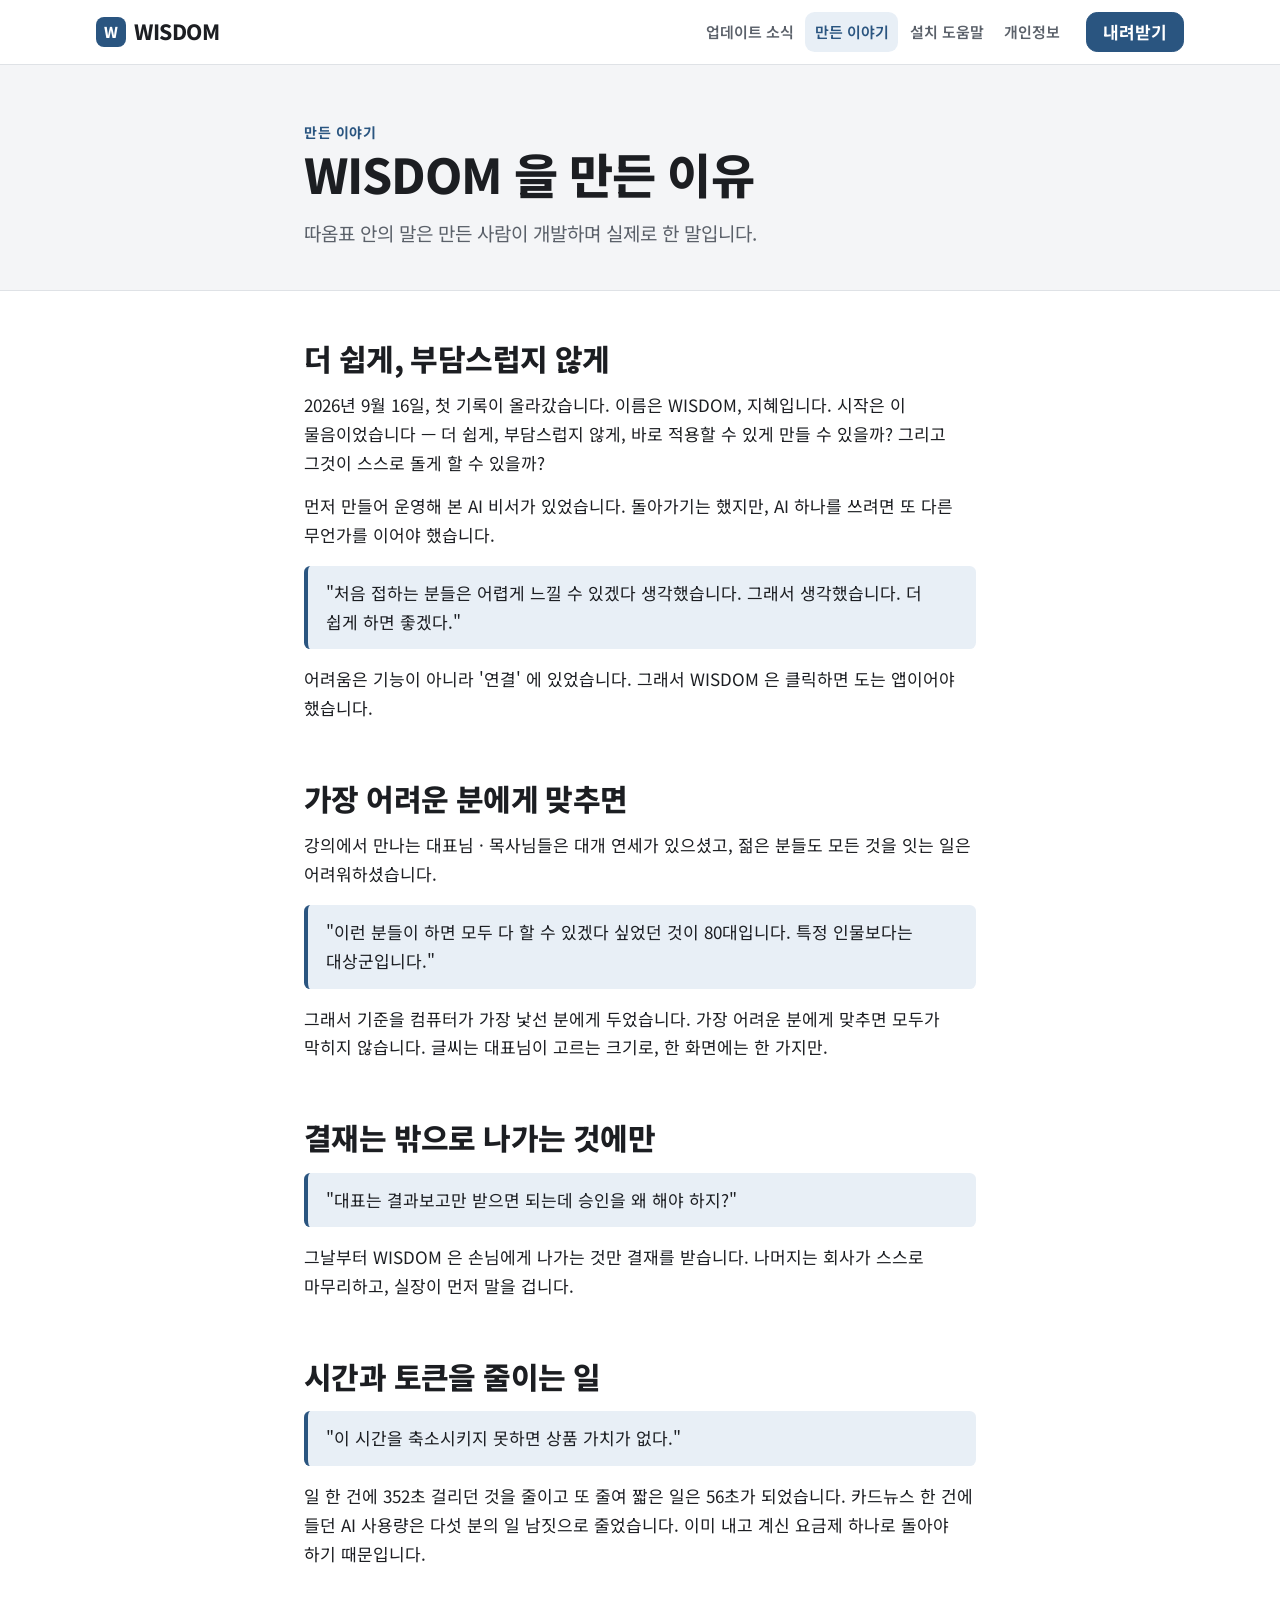
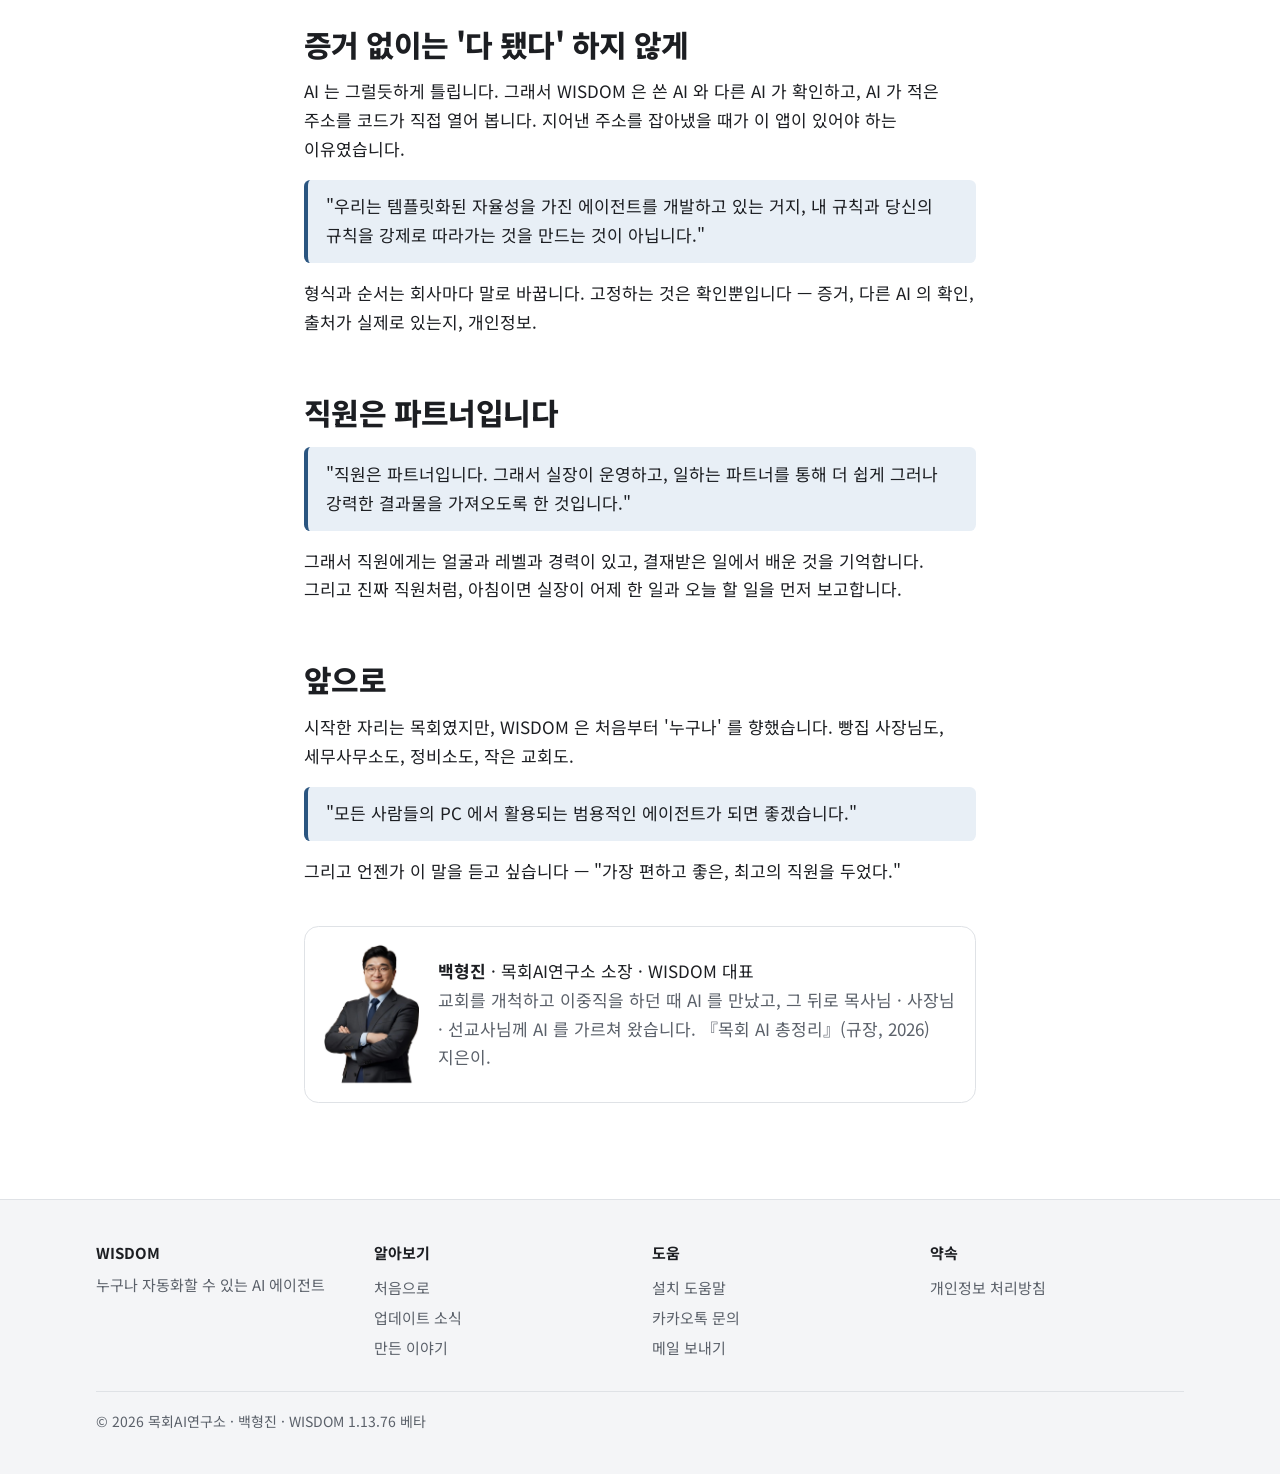
<file: story.html>
<!doctype html>
<html lang="ko">
<head>
<meta charset="utf-8">
<meta name="viewport" content="width=device-width, initial-scale=1">
<title>만든 이야기 — WISDOM</title>
<meta name="description" content="WISDOM 을 만든 이유 — 더 쉽게, 부담스럽지 않게, 바로 적용할 수 있게.">
<link rel="stylesheet" href="https://fonts.googleapis.com/css2?family=Noto+Sans+KR:wght@400;700;800&display=swap">
<link rel="stylesheet" href="site.css">
</head>
<body>
<header class="top"><div class="wrap topin">
  <a class="logo" href="index.html"><i>W</i>WISDOM</a>
  <nav class="nav" aria-label="주 메뉴"><a href="updates.html">업데이트 소식</a><a href="story.html" aria-current="page">만든 이야기</a><a href="install.html">설치 도움말</a><a href="privacy.html">개인정보</a></nav>
  <a class="btn solid" href="index.html#download">내려받기</a>
</div></header>

<main>
<div class="page-head"><div class="wrap narrow">
  <p class="eyebrow">만든 이야기</p>
  <h1>WISDOM 을 만든 이유</h1>
  <p class="lead">따옴표 안의 말은 만든 사람이 개발하며 실제로 한 말입니다.</p>
</div></div>

<article class="doc"><div class="wrap narrow">
  <h2>더 쉽게, 부담스럽지 않게</h2>
  <p>2026년 9월 16일, 첫 기록이 올라갔습니다. 이름은 WISDOM, 지혜입니다. 시작은 이 물음이었습니다 — 더 쉽게, 부담스럽지 않게, 바로 적용할 수 있게 만들 수 있을까? 그리고 그것이 스스로 돌게 할 수 있을까?</p>
  <p>먼저 만들어 운영해 본 AI 비서가 있었습니다. 돌아가기는 했지만, AI 하나를 쓰려면 또 다른 무언가를 이어야 했습니다.</p>
  <blockquote>"처음 접하는 분들은 어렵게 느낄 수 있겠다 생각했습니다. 그래서 생각했습니다. 더 쉽게 하면 좋겠다."</blockquote>
  <p>어려움은 기능이 아니라 '연결' 에 있었습니다. 그래서 WISDOM 은 클릭하면 도는 앱이어야 했습니다.</p>

  <h2>가장 어려운 분에게 맞추면</h2>
  <p>강의에서 만나는 대표님 · 목사님들은 대개 연세가 있으셨고, 젊은 분들도 모든 것을 잇는 일은 어려워하셨습니다.</p>
  <blockquote>"이런 분들이 하면 모두 다 할 수 있겠다 싶었던 것이 80대입니다. 특정 인물보다는 대상군입니다."</blockquote>
  <p>그래서 기준을 컴퓨터가 가장 낯선 분에게 두었습니다. 가장 어려운 분에게 맞추면 모두가 막히지 않습니다. 글씨는 대표님이 고르는 크기로, 한 화면에는 한 가지만.</p>

  <h2>결재는 밖으로 나가는 것에만</h2>
  <blockquote>"대표는 결과보고만 받으면 되는데 승인을 왜 해야 하지?"</blockquote>
  <p>그날부터 WISDOM 은 손님에게 나가는 것만 결재를 받습니다. 나머지는 회사가 스스로 마무리하고, 실장이 먼저 말을 겁니다.</p>

  <h2>시간과 토큰을 줄이는 일</h2>
  <blockquote>"이 시간을 축소시키지 못하면 상품 가치가 없다."</blockquote>
  <p>일 한 건에 352초 걸리던 것을 줄이고 또 줄여 짧은 일은 56초가 되었습니다. 카드뉴스 한 건에 들던 AI 사용량은 다섯 분의 일 남짓으로 줄었습니다. 이미 내고 계신 요금제 하나로 돌아야 하기 때문입니다.</p>

  <h2>증거 없이는 '다 됐다' 하지 않게</h2>
  <p>AI 는 그럴듯하게 틀립니다. 그래서 WISDOM 은 쓴 AI 와 다른 AI 가 확인하고, AI 가 적은 주소를 코드가 직접 열어 봅니다. 지어낸 주소를 잡아냈을 때가 이 앱이 있어야 하는 이유였습니다.</p>
  <blockquote>"우리는 템플릿화된 자율성을 가진 에이전트를 개발하고 있는 거지, 내 규칙과 당신의 규칙을 강제로 따라가는 것을 만드는 것이 아닙니다."</blockquote>
  <p>형식과 순서는 회사마다 말로 바꿉니다. 고정하는 것은 확인뿐입니다 — 증거, 다른 AI 의 확인, 출처가 실제로 있는지, 개인정보.</p>

  <h2>직원은 파트너입니다</h2>
  <blockquote>"직원은 파트너입니다. 그래서 실장이 운영하고, 일하는 파트너를 통해 더 쉽게 그러나 강력한 결과물을 가져오도록 한 것입니다."</blockquote>
  <p>그래서 직원에게는 얼굴과 레벨과 경력이 있고, 결재받은 일에서 배운 것을 기억합니다. 그리고 진짜 직원처럼, 아침이면 실장이 어제 한 일과 오늘 할 일을 먼저 보고합니다.</p>

  <h2>앞으로</h2>
  <p>시작한 자리는 목회였지만, WISDOM 은 처음부터 '누구나' 를 향했습니다. 빵집 사장님도, 세무사무소도, 정비소도, 작은 교회도.</p>
  <blockquote>"모든 사람들의 PC 에서 활용되는 범용적인 에이전트가 되면 좋겠습니다."</blockquote>
  <p>그리고 언젠가 이 말을 듣고 싶습니다 — "가장 편하고 좋은, 최고의 직원을 두었다."</p>

  <div class="box" style="margin-top:2.5rem;display:flex;gap:1.2rem;align-items:center;flex-wrap:wrap">
    <img src="img/ceo.jpg" alt="백형진 대표" width="96" height="144" style="width:96px;height:auto;border-radius:.6rem">
    <div style="flex:1 1 16rem"><b>백형진</b> · 목회AI연구소 소장 · WISDOM 대표<br>
      <span class="muted">교회를 개척하고 이중직을 하던 때 AI 를 만났고, 그 뒤로 목사님 · 사장님 · 선교사님께 AI 를 가르쳐 왔습니다. 『목회 AI 총정리』(규장, 2026) 지은이.</span></div>
  </div>
</div></article>
</main>

<footer><div class="wrap">
  <div class="cols">
    <div><b>WISDOM</b><span>누구나 자동화할 수 있는 AI 에이전트</span></div>
    <div><b>알아보기</b><a href="index.html">처음으로</a><a href="updates.html">업데이트 소식</a><a href="story.html">만든 이야기</a></div>
    <div><b>도움</b><a href="install.html">설치 도움말</a><a href="https://open.kakao.com/o/smi51Hqi" target="_blank" rel="noopener">카카오톡 문의</a><a href="mailto:backhung65@gmail.com">메일 보내기</a></div>
    <div><b>약속</b><a href="privacy.html">개인정보 처리방침</a></div>
  </div>
  <p class="last">© 2026 목회AI연구소 · 백형진 · WISDOM 1.13.76 베타</p>
</div></footer>
</body>
</html>
</file>
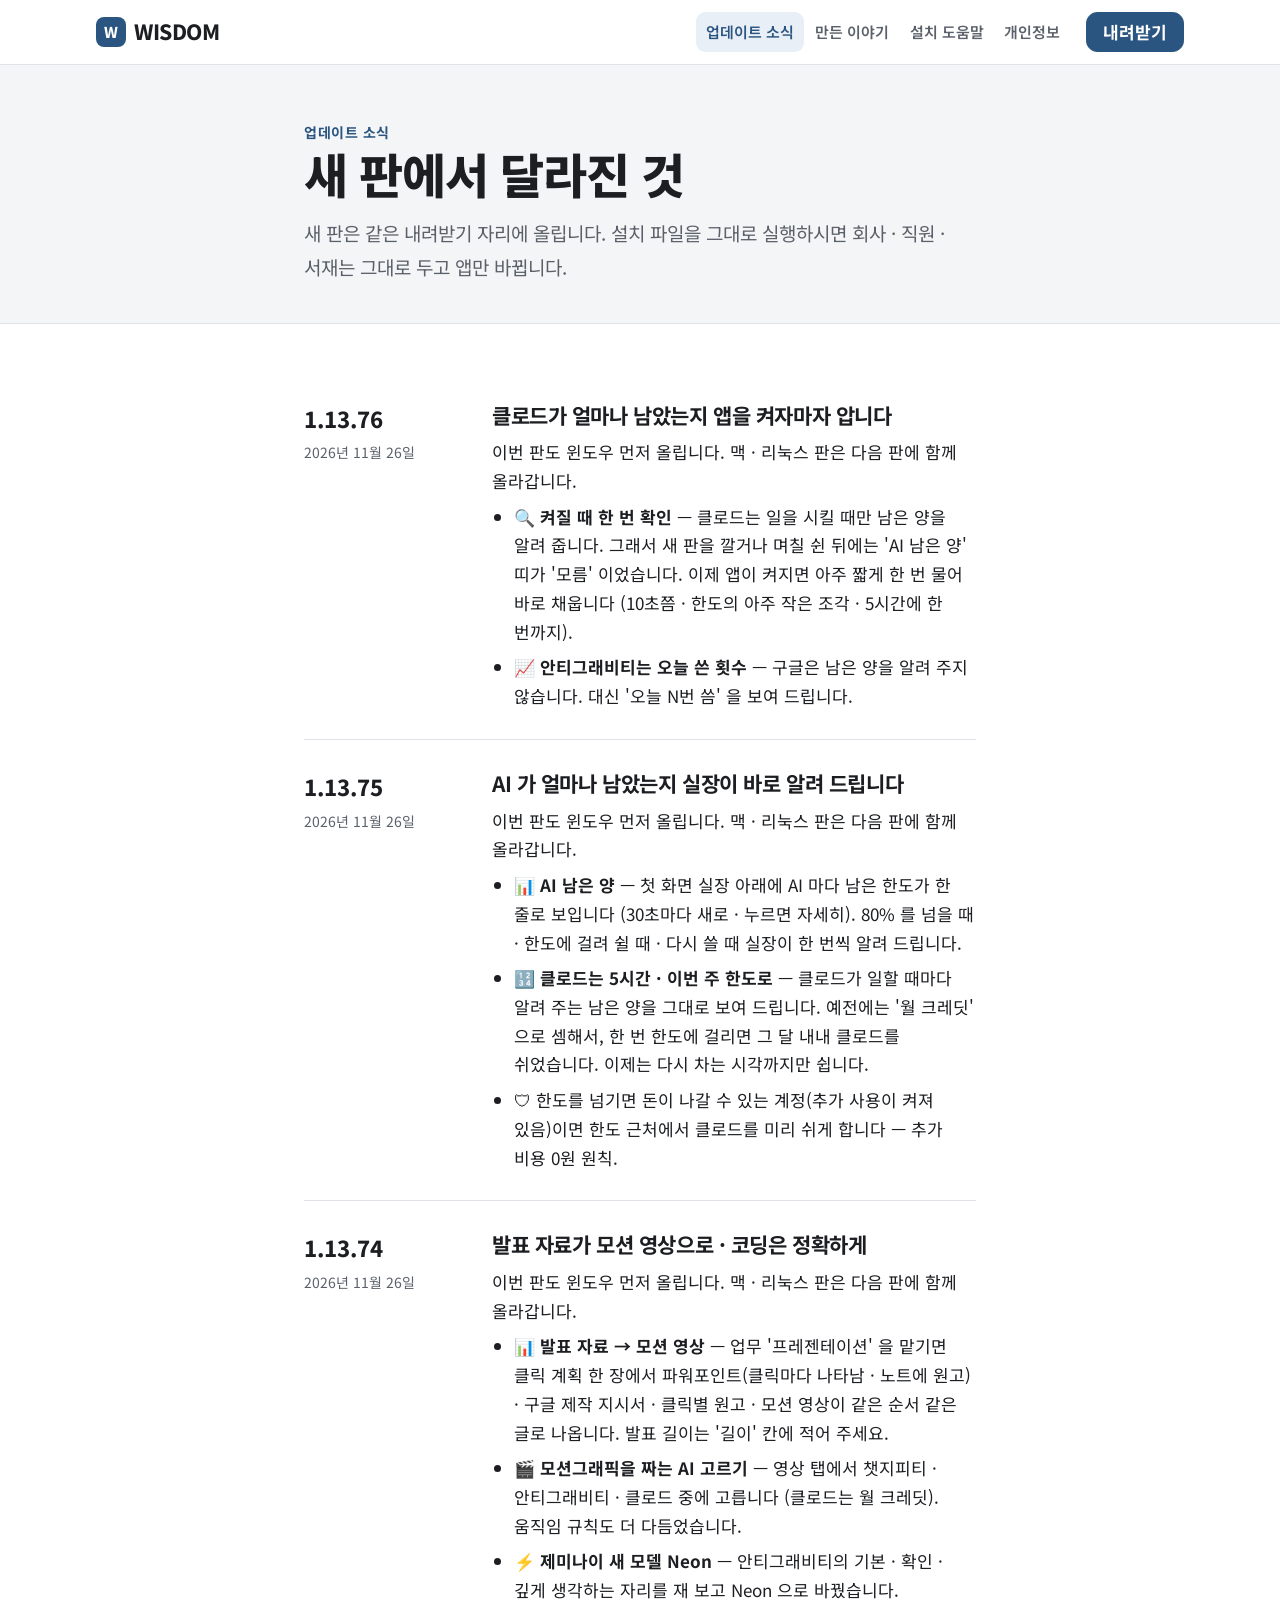
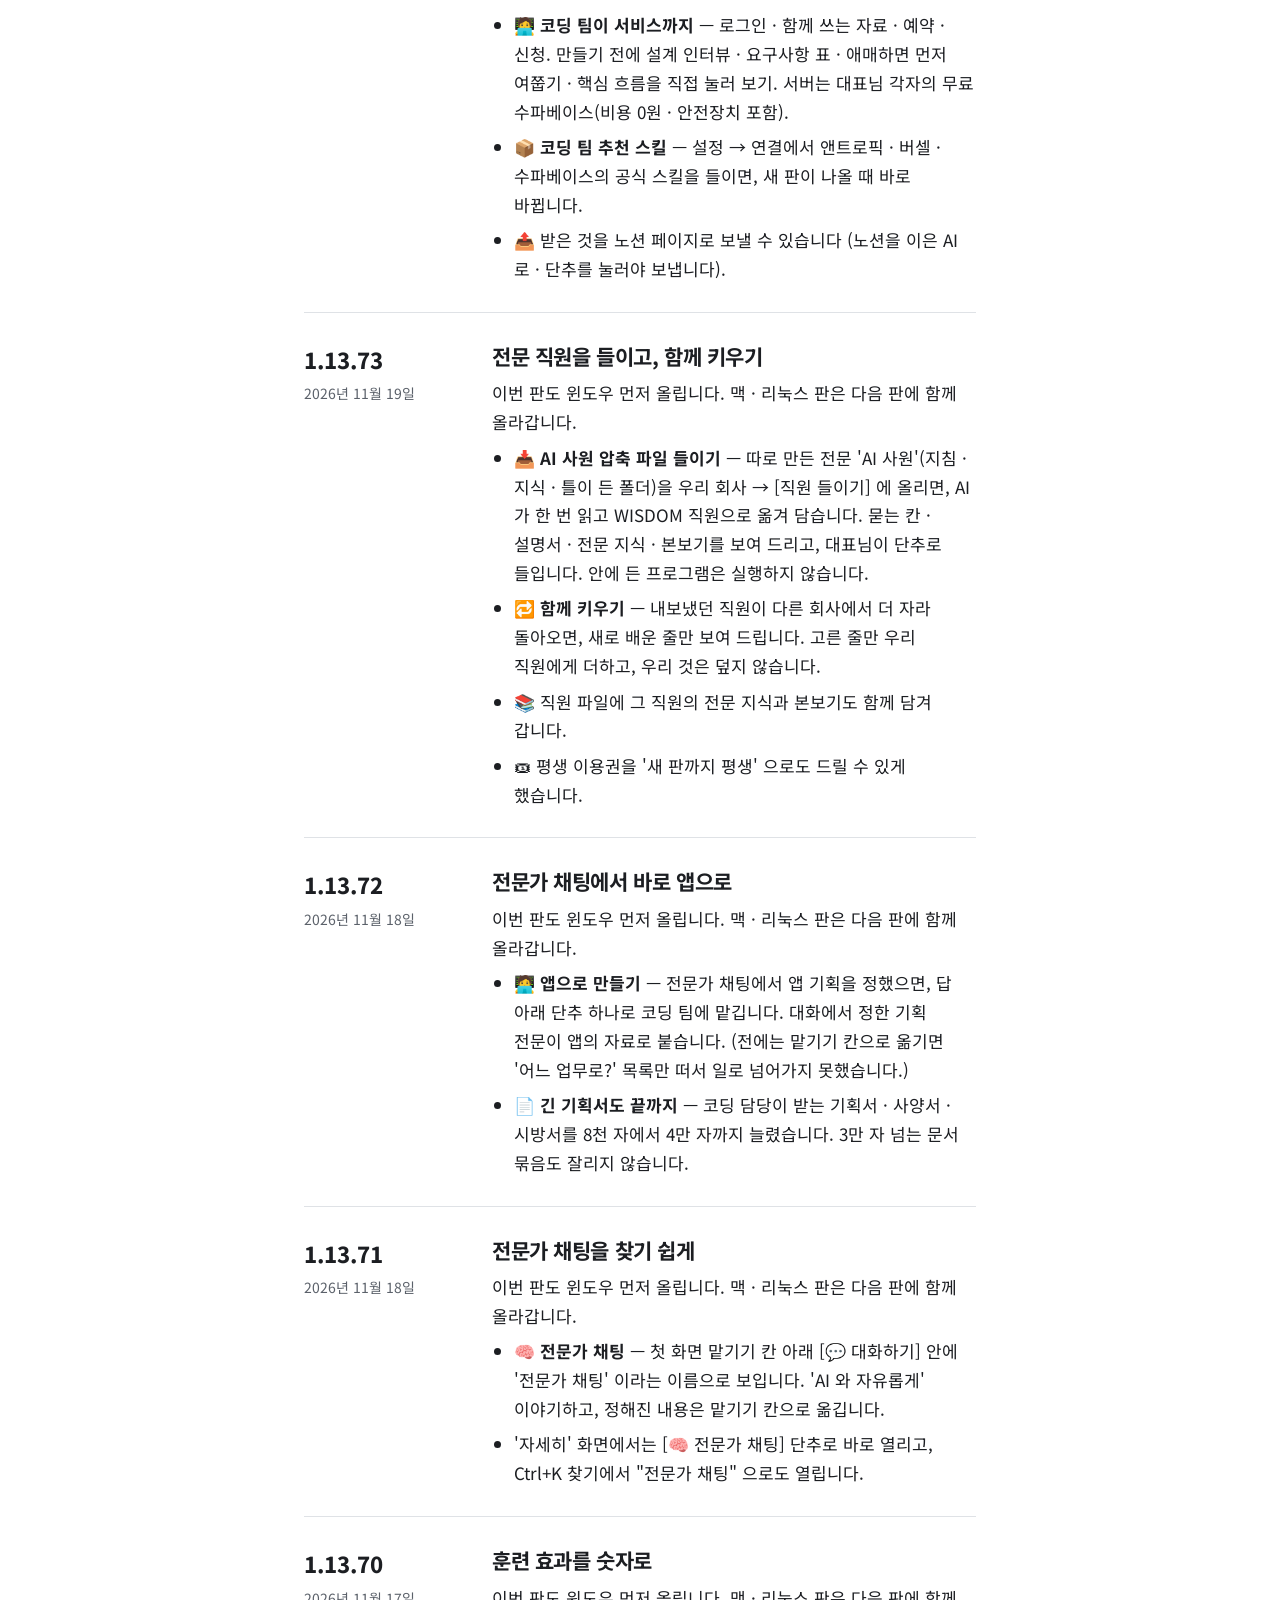
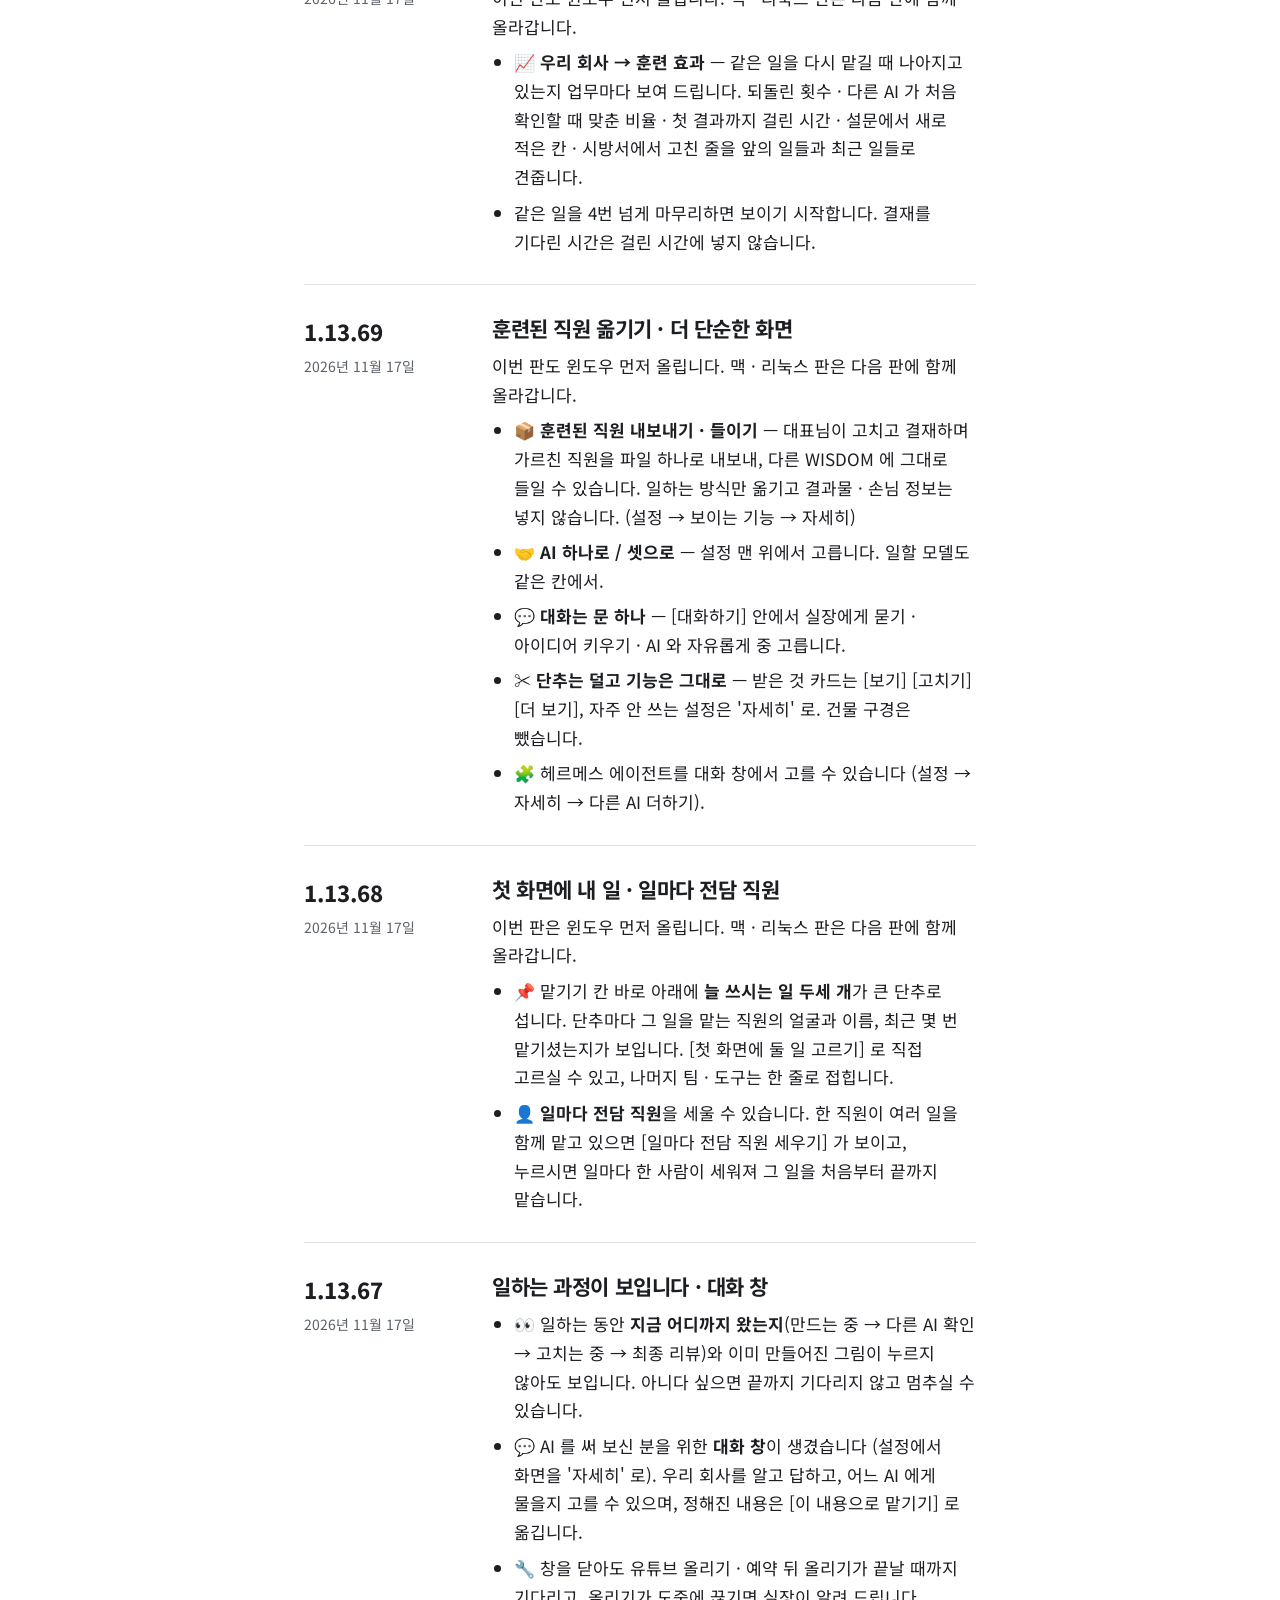
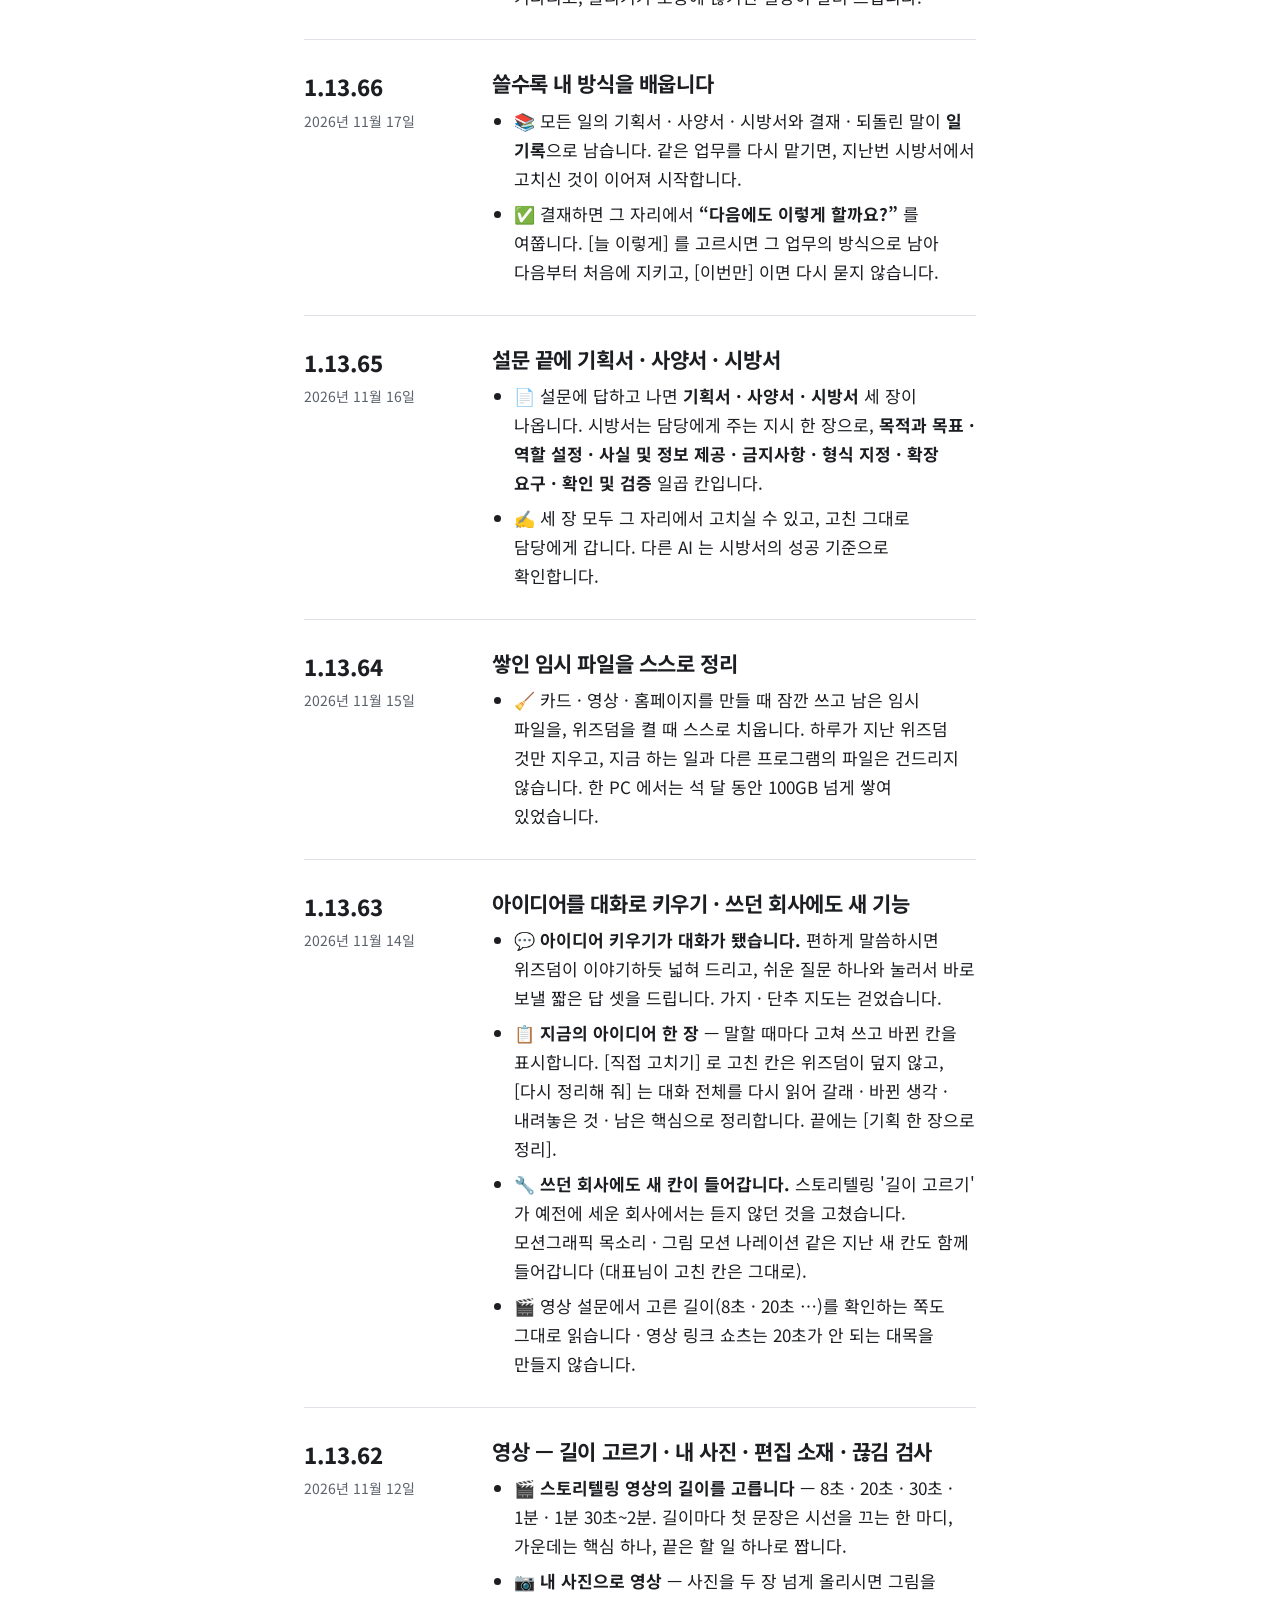
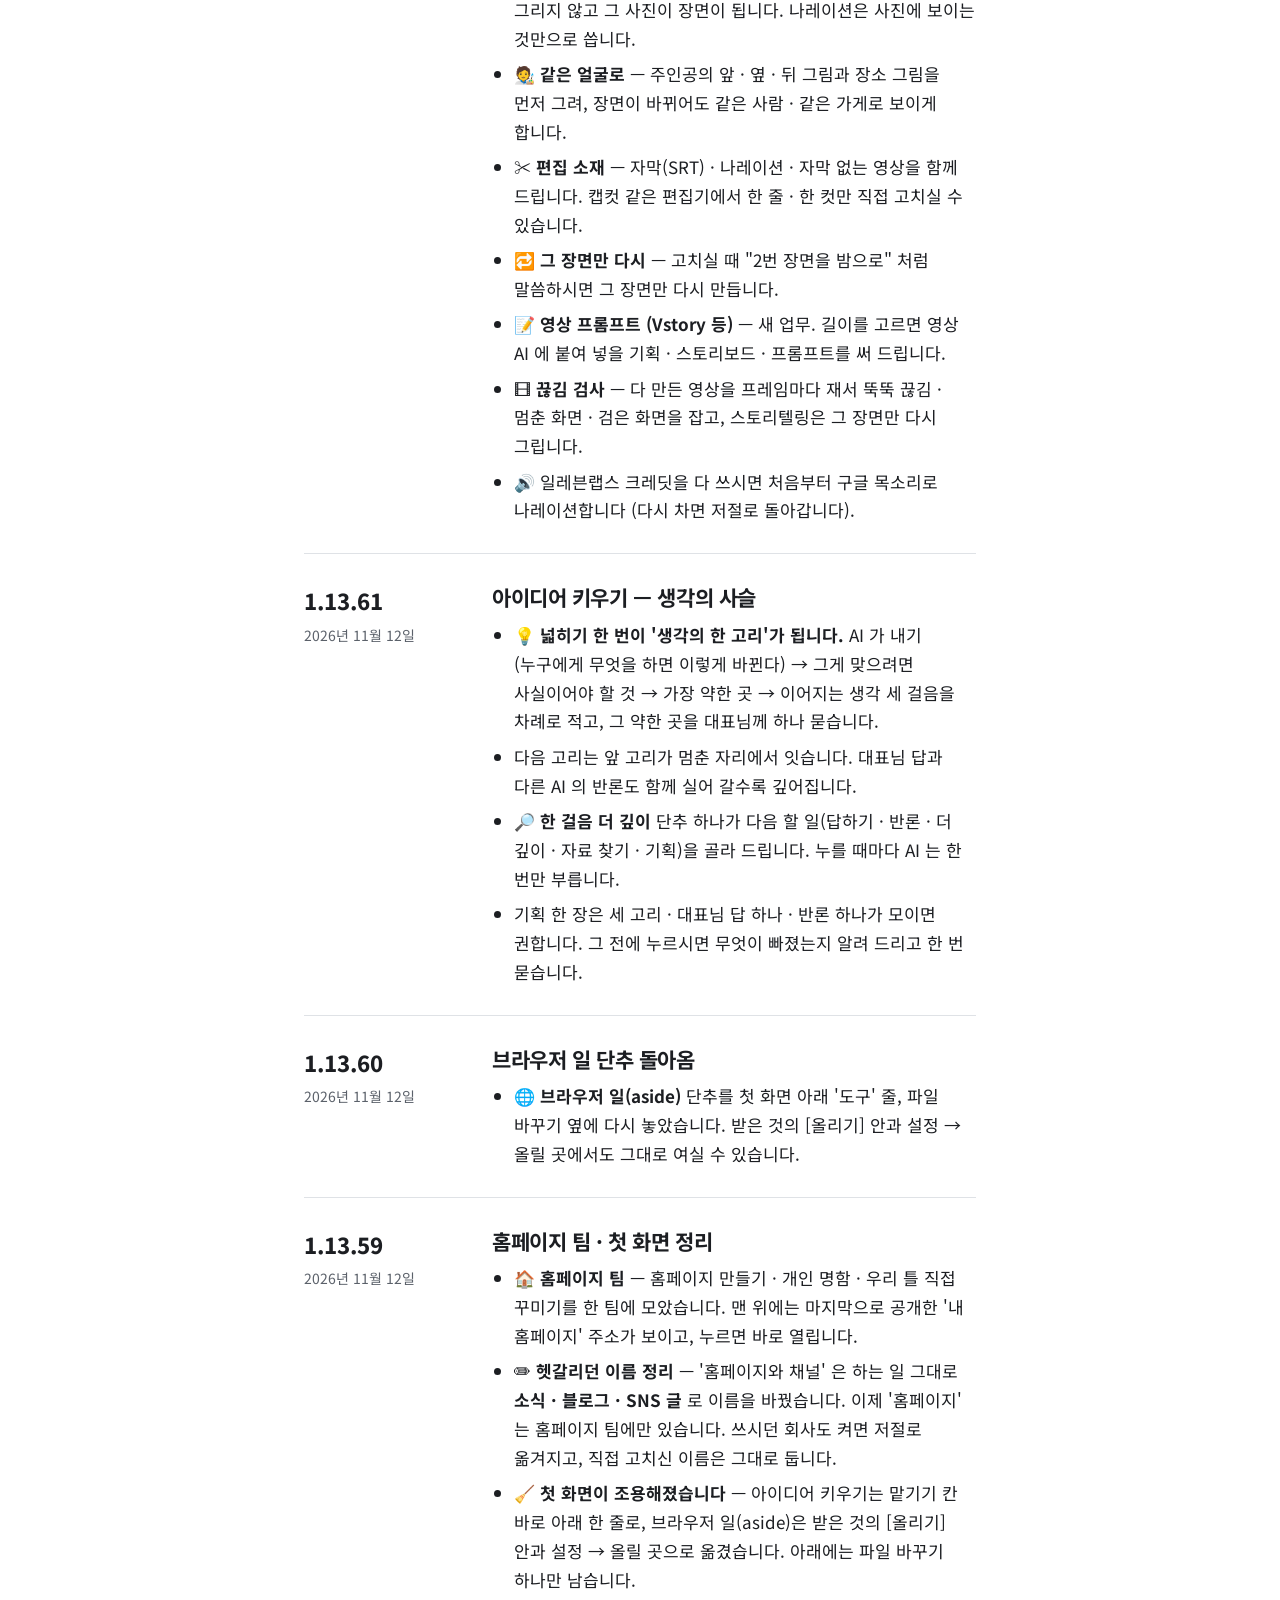
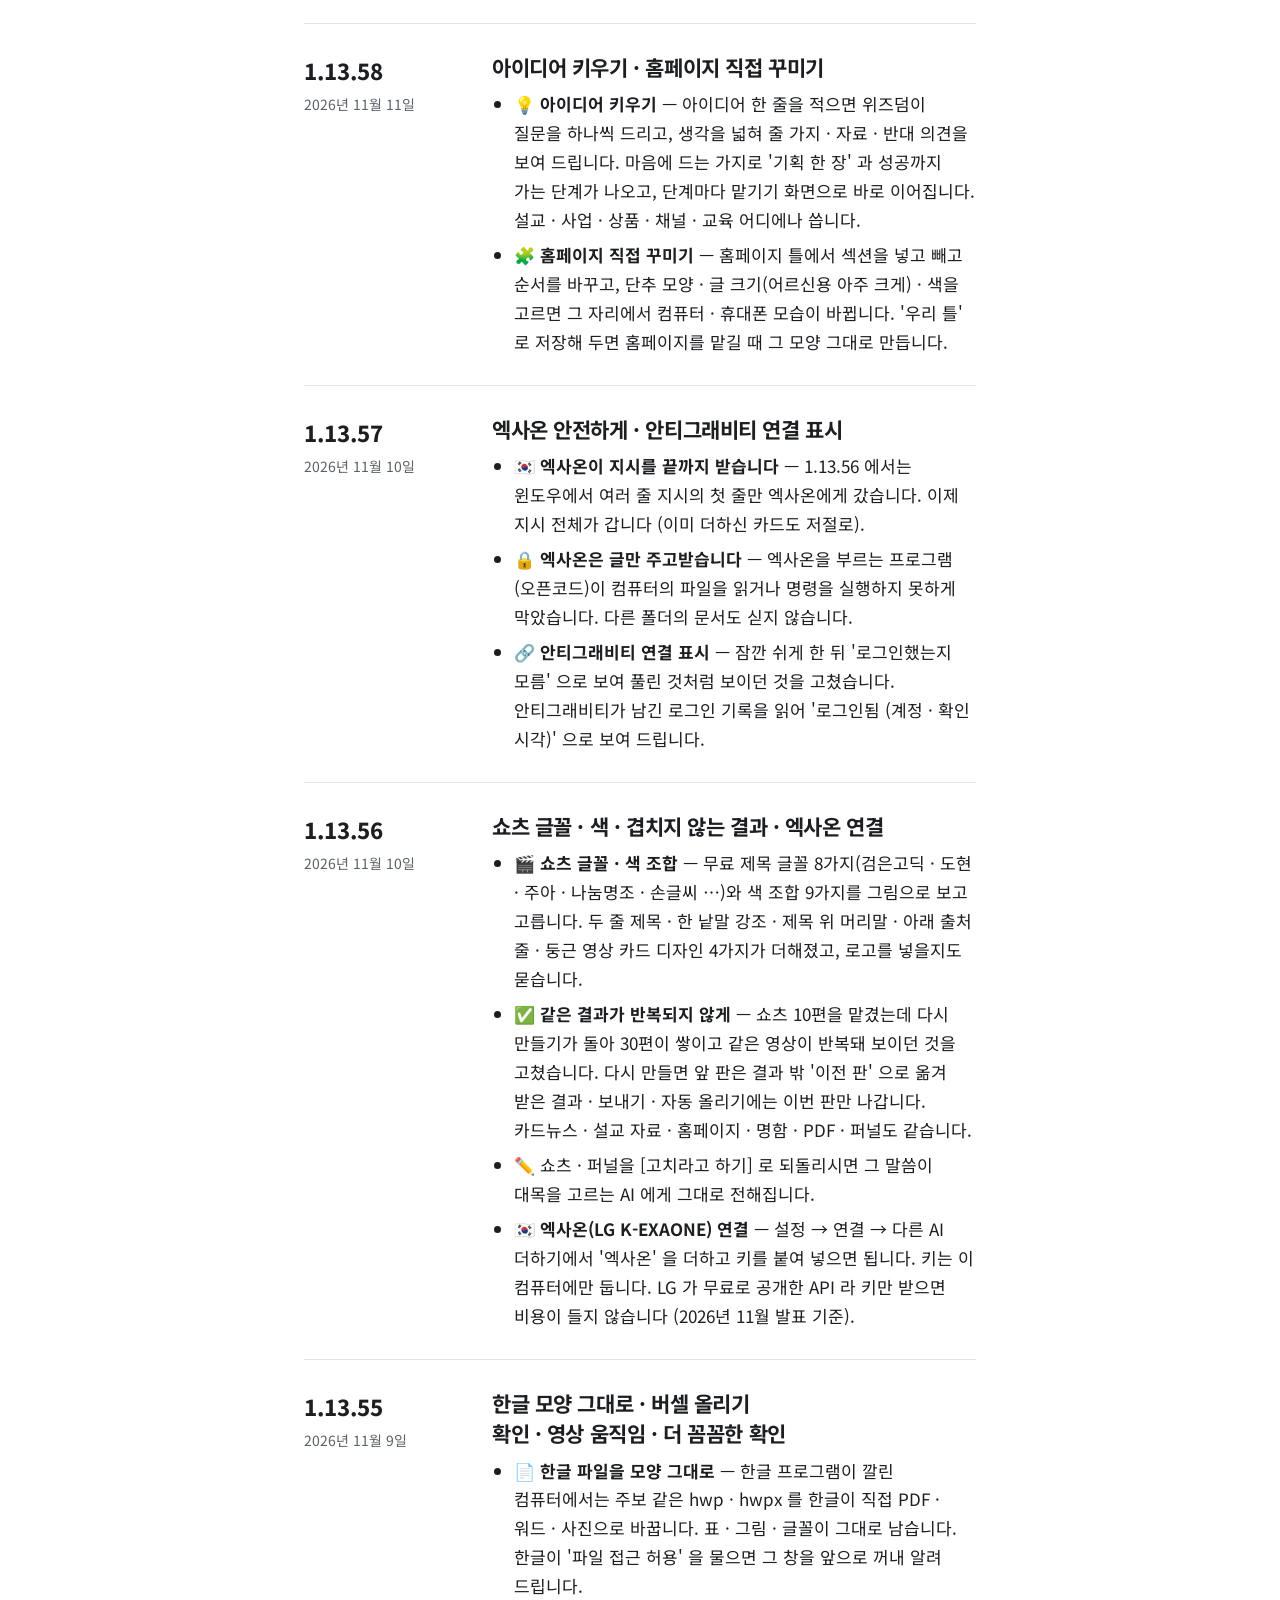
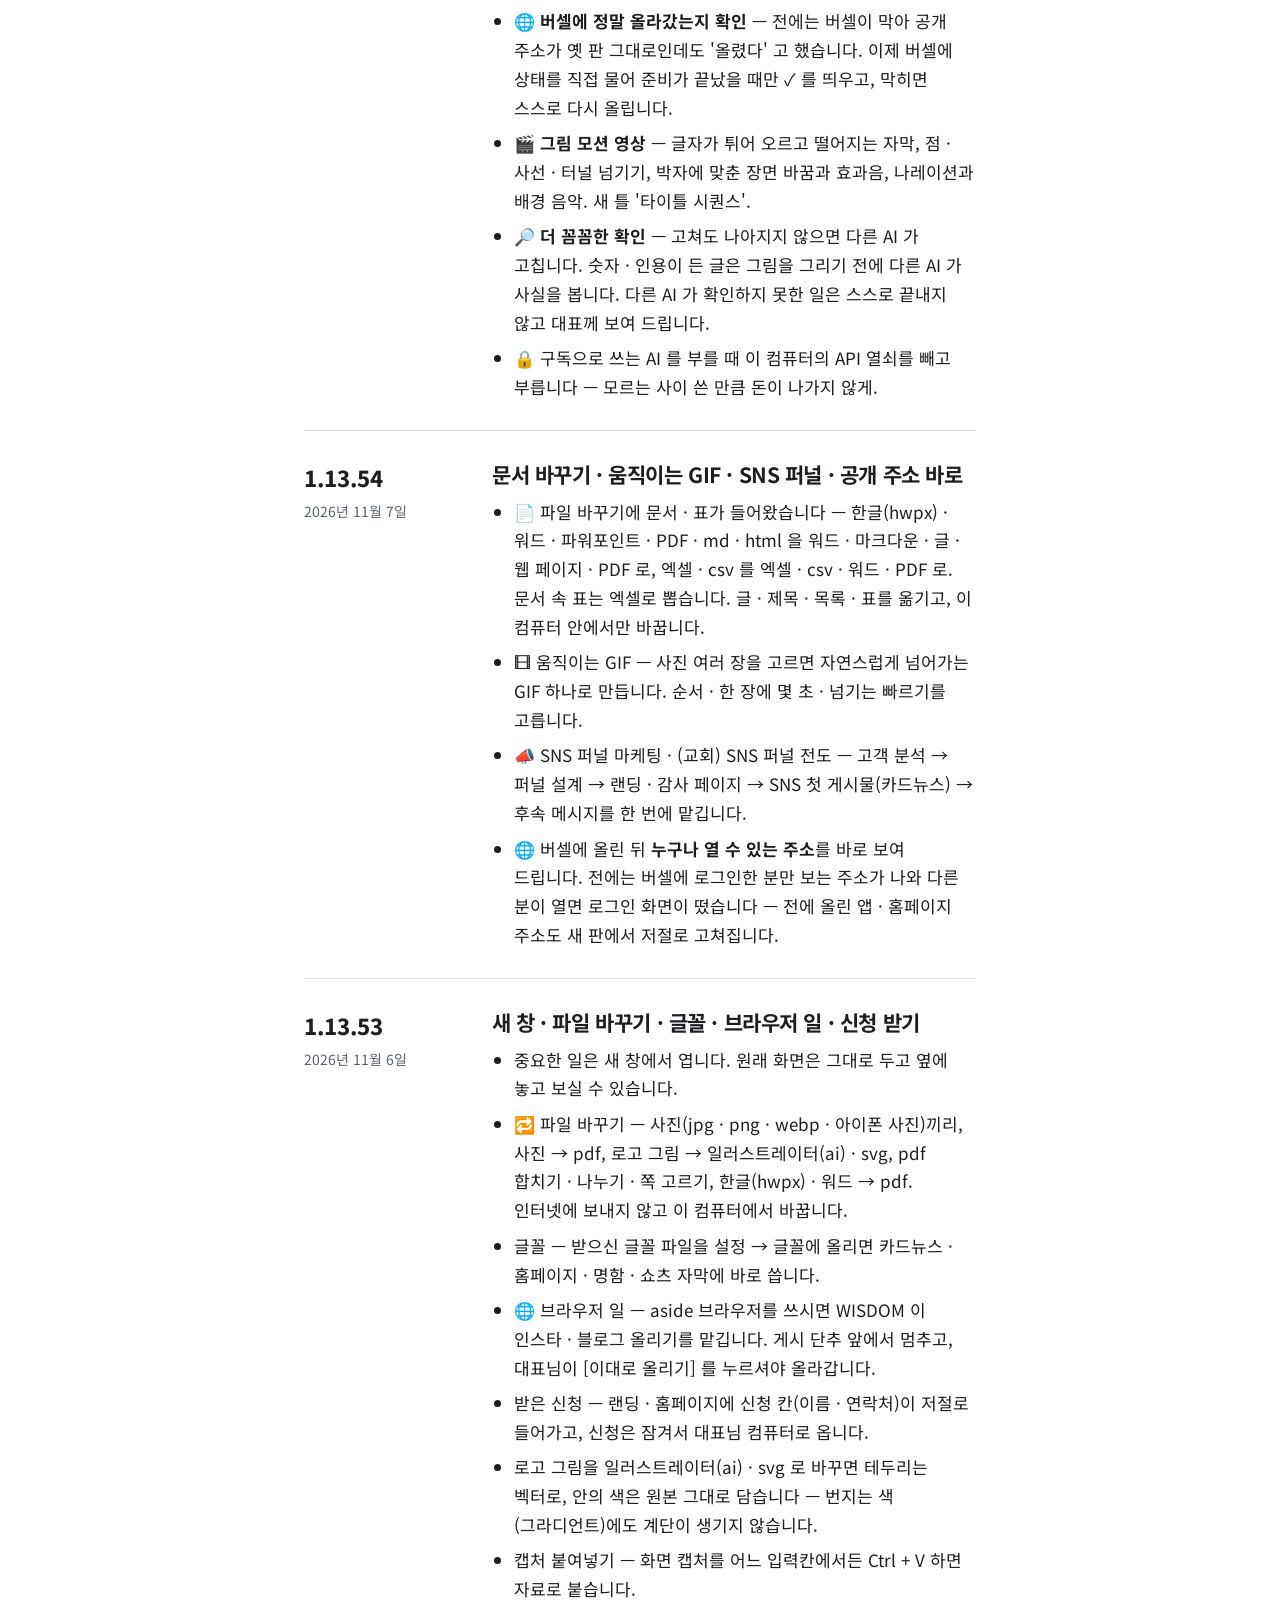
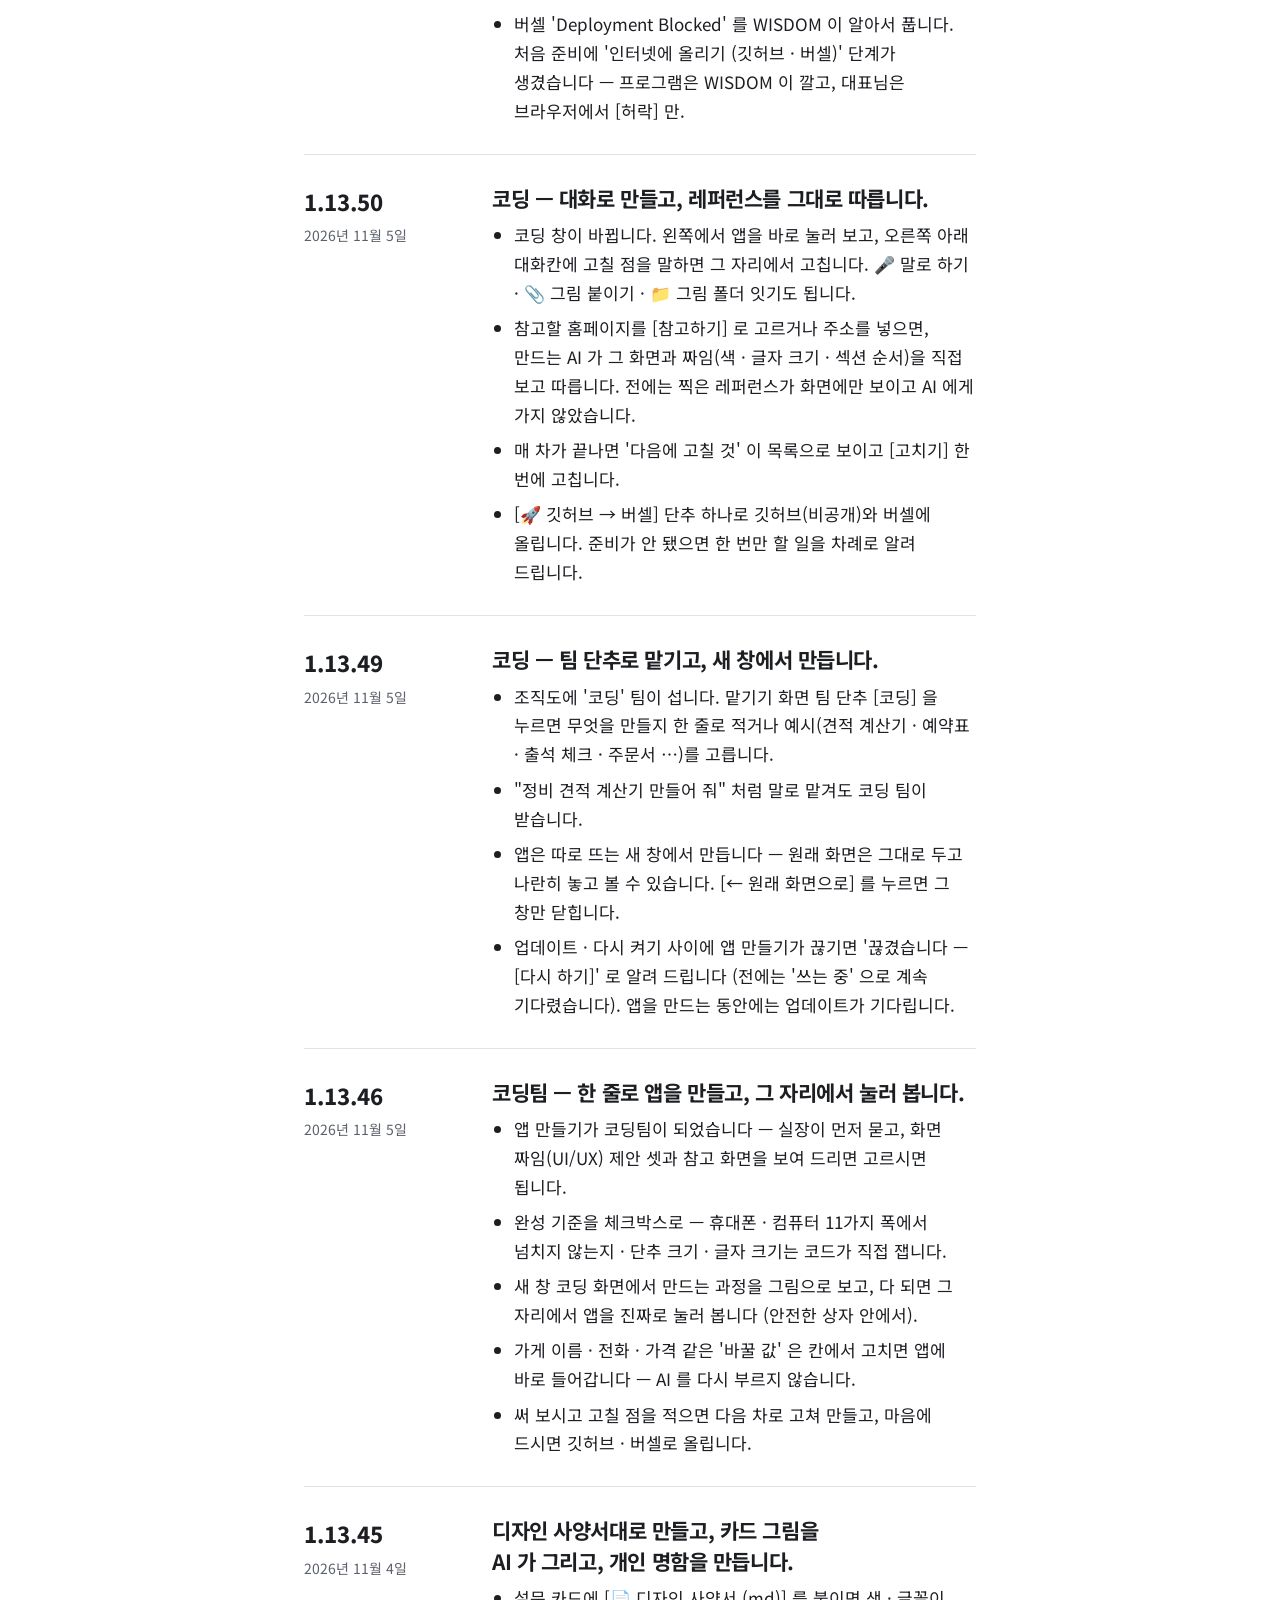
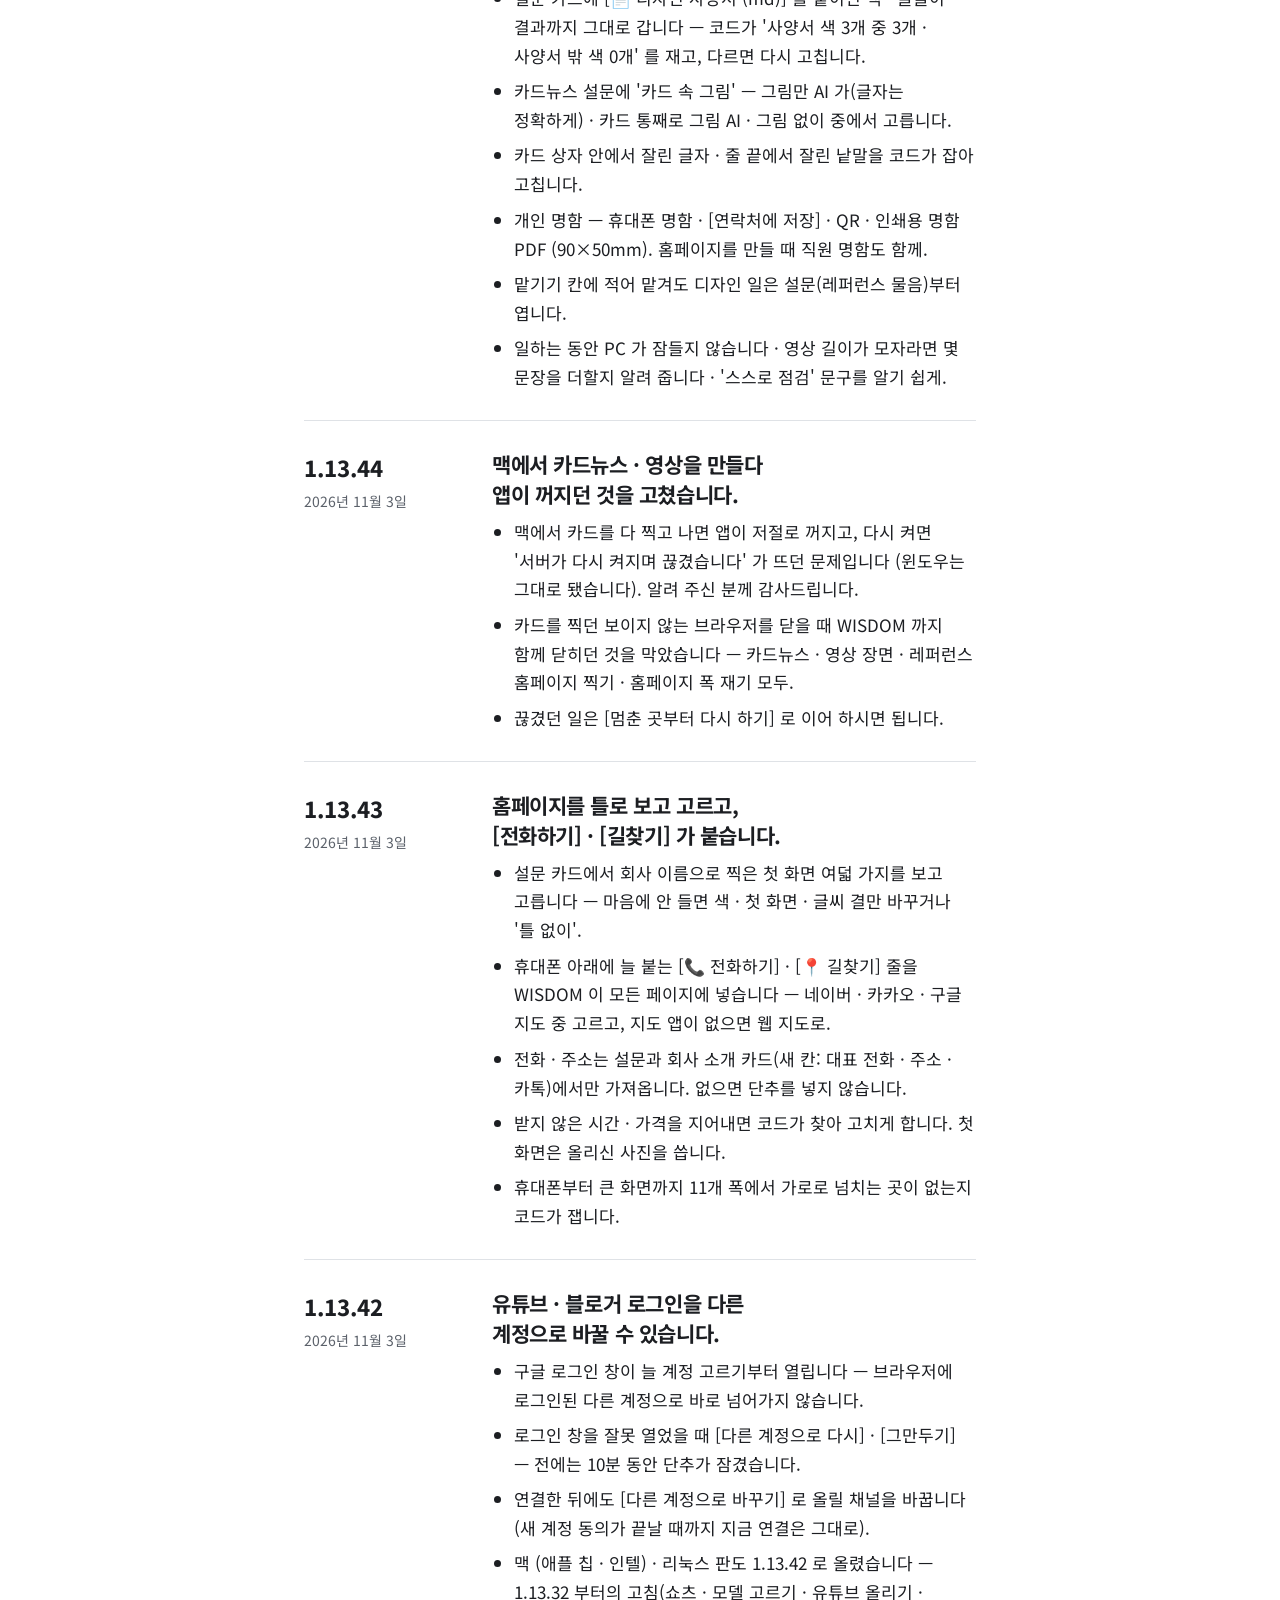
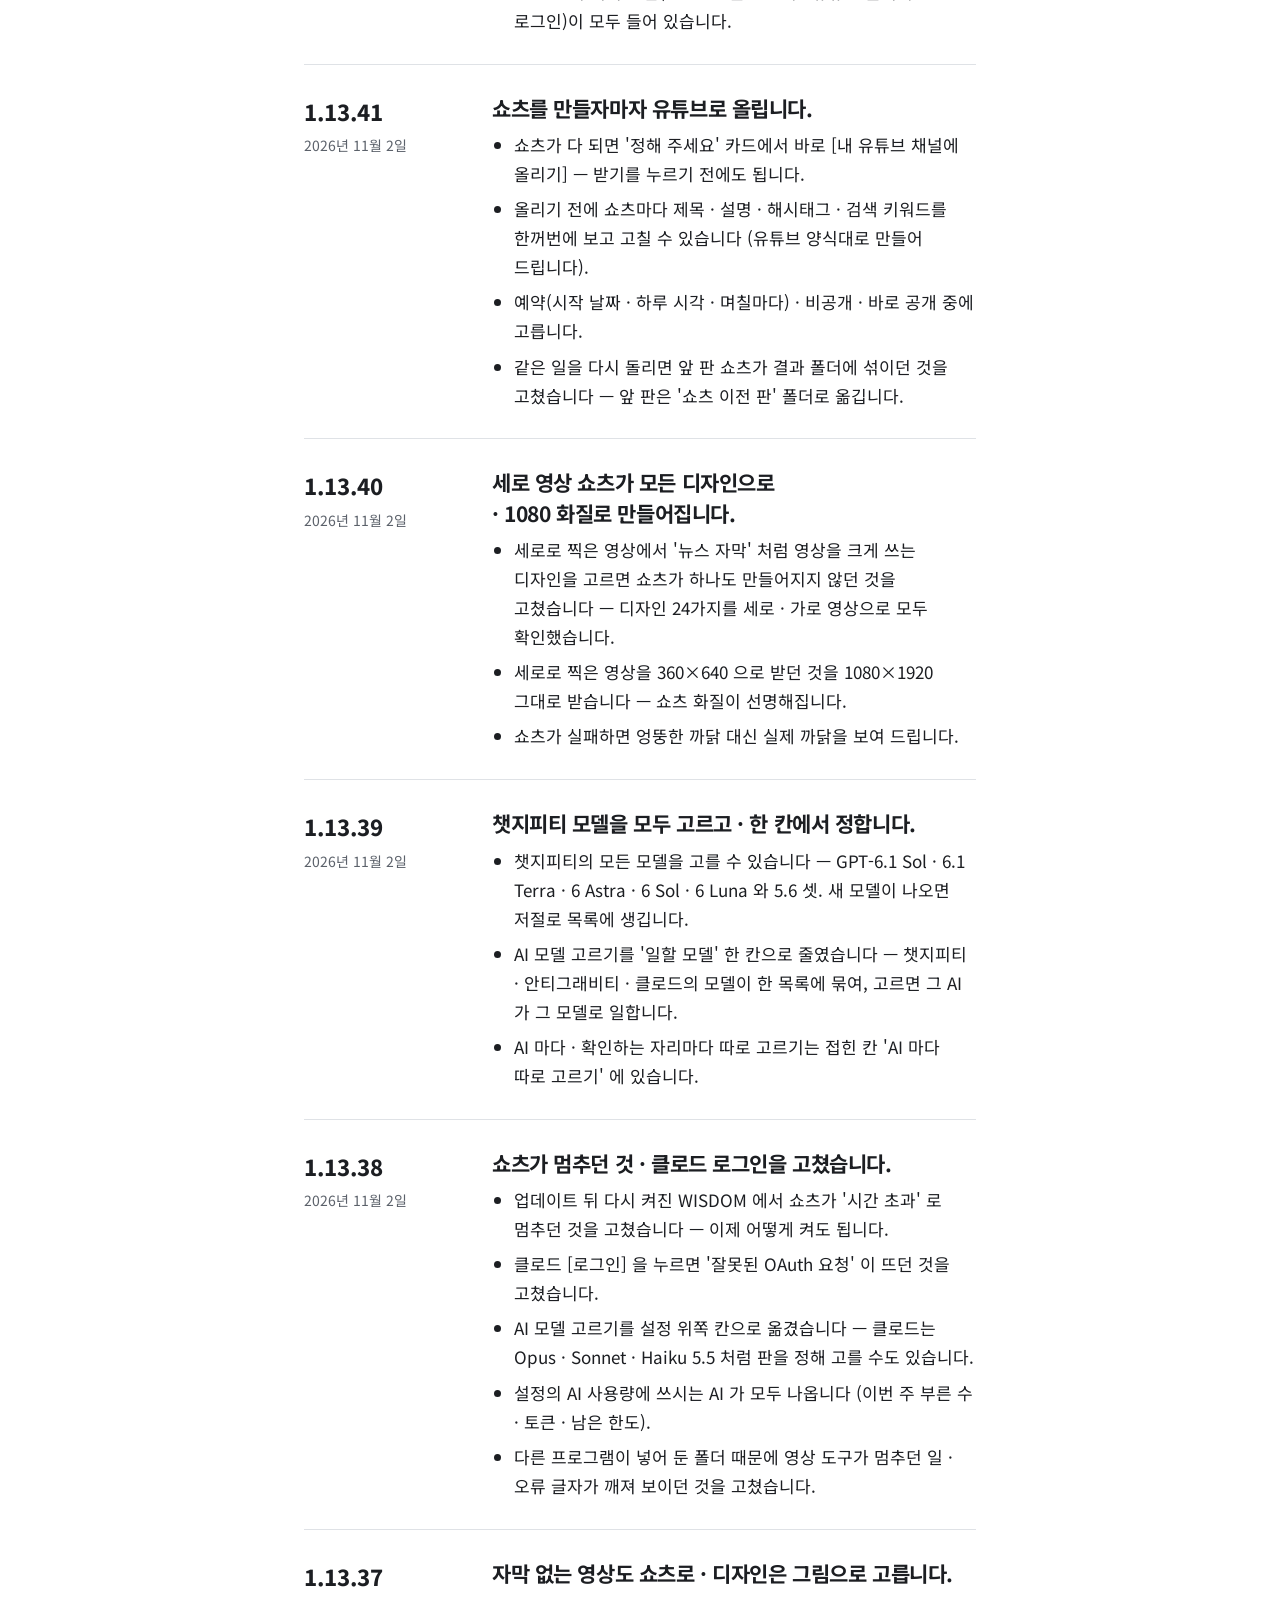
<file: updates.html>
<!doctype html>
<html lang="ko">
<head>
<meta charset="utf-8">
<meta name="viewport" content="width=device-width, initial-scale=1">
<title>업데이트 소식 — WISDOM</title>
<meta name="description" content="WISDOM 새 판에서 달라진 것.">
<link rel="stylesheet" href="https://fonts.googleapis.com/css2?family=Noto+Sans+KR:wght@400;700;800&display=swap">
<link rel="stylesheet" href="site.css">
</head>
<body>
<header class="top"><div class="wrap topin">
  <a class="logo" href="index.html"><i>W</i>WISDOM</a>
  <nav class="nav" aria-label="주 메뉴"><a href="updates.html" aria-current="page">업데이트 소식</a><a href="story.html">만든 이야기</a><a href="install.html">설치 도움말</a><a href="privacy.html">개인정보</a></nav>
  <a class="btn solid" href="index.html#download">내려받기</a>
</div></header>

<main>
<div class="page-head"><div class="wrap narrow">
  <p class="eyebrow">업데이트 소식</p>
  <h1>새 판에서 달라진 것</h1>
  <p class="lead">새 판은 같은 내려받기 자리에 올립니다. 설치 파일을 그대로 실행하시면 회사 · 직원 · 서재는 그대로 두고 앱만 바뀝니다.</p>
</div></div>

<article class="doc"><div class="wrap narrow">
  <div class="ver"><div class="when"><b>1.13.76</b><span>2026년 11월 26일</span></div><div>
    <h3>클로드가 얼마나 남았는지 앱을 켜자마자 압니다</h3>
    <p class="meta" style="margin:.2rem 0 .4rem">이번 판도 윈도우 먼저 올립니다. 맥 · 리눅스 판은 다음 판에 함께 올라갑니다.</p>
    <ul>
      <li>🔍 <b>켜질 때 한 번 확인</b> — 클로드는 일을 시킬 때만 남은 양을 알려 줍니다. 그래서 새 판을 깔거나 며칠 쉰 뒤에는 'AI 남은 양' 띠가 '모름' 이었습니다. 이제 앱이 켜지면 아주 짧게 한 번 물어 바로 채웁니다 (10초쯤 · 한도의 아주 작은 조각 · 5시간에 한 번까지).</li>
      <li>📈 <b>안티그래비티는 오늘 쓴 횟수</b> — 구글은 남은 양을 알려 주지 않습니다. 대신 '오늘 N번 씀' 을 보여 드립니다.</li>
    </ul></div></div>
  <div class="ver"><div class="when"><b>1.13.75</b><span>2026년 11월 26일</span></div><div>
    <h3>AI 가 얼마나 남았는지 실장이 바로 알려 드립니다</h3>
    <p class="meta" style="margin:.2rem 0 .4rem">이번 판도 윈도우 먼저 올립니다. 맥 · 리눅스 판은 다음 판에 함께 올라갑니다.</p>
    <ul>
      <li>📊 <b>AI 남은 양</b> — 첫 화면 실장 아래에 AI 마다 남은 한도가 한 줄로 보입니다 (30초마다 새로 · 누르면 자세히). 80% 를 넘을 때 · 한도에 걸려 쉴 때 · 다시 쓸 때 실장이 한 번씩 알려 드립니다.</li>
      <li>🔢 <b>클로드는 5시간 · 이번 주 한도로</b> — 클로드가 일할 때마다 알려 주는 남은 양을 그대로 보여 드립니다. 예전에는 '월 크레딧' 으로 셈해서, 한 번 한도에 걸리면 그 달 내내 클로드를 쉬었습니다. 이제는 다시 차는 시각까지만 쉽니다.</li>
      <li>🛡 한도를 넘기면 돈이 나갈 수 있는 계정(추가 사용이 켜져 있음)이면 한도 근처에서 클로드를 미리 쉬게 합니다 — 추가 비용 0원 원칙.</li>
    </ul></div></div>
  <div class="ver"><div class="when"><b>1.13.74</b><span>2026년 11월 26일</span></div><div>
    <h3>발표 자료가 모션 영상으로 · 코딩은 정확하게</h3>
    <p class="meta" style="margin:.2rem 0 .4rem">이번 판도 윈도우 먼저 올립니다. 맥 · 리눅스 판은 다음 판에 함께 올라갑니다.</p>
    <ul>
      <li>📊 <b>발표 자료 → 모션 영상</b> — 업무 '프레젠테이션' 을 맡기면 클릭 계획 한 장에서 파워포인트(클릭마다 나타남 · 노트에 원고) · 구글 제작 지시서 · 클릭별 원고 · 모션 영상이 같은 순서 같은 글로 나옵니다. 발표 길이는 '길이' 칸에 적어 주세요.</li>
      <li>🎬 <b>모션그래픽을 짜는 AI 고르기</b> — 영상 탭에서 챗지피티 · 안티그래비티 · 클로드 중에 고릅니다 (클로드는 월 크레딧). 움직임 규칙도 더 다듬었습니다.</li>
      <li>⚡ <b>제미나이 새 모델 Neon</b> — 안티그래비티의 기본 · 확인 · 깊게 생각하는 자리를 재 보고 Neon 으로 바꿨습니다.</li>
      <li>🧑‍💻 <b>코딩 팀이 서비스까지</b> — 로그인 · 함께 쓰는 자료 · 예약 · 신청. 만들기 전에 설계 인터뷰 · 요구사항 표 · 애매하면 먼저 여쭙기 · 핵심 흐름을 직접 눌러 보기. 서버는 대표님 각자의 무료 수파베이스(비용 0원 · 안전장치 포함).</li>
      <li>📦 <b>코딩 팀 추천 스킬</b> — 설정 → 연결에서 앤트로픽 · 버셀 · 수파베이스의 공식 스킬을 들이면, 새 판이 나올 때 바로 바뀝니다.</li>
      <li>📤 받은 것을 노션 페이지로 보낼 수 있습니다 (노션을 이은 AI 로 · 단추를 눌러야 보냅니다).</li>
    </ul></div></div>
  <div class="ver"><div class="when"><b>1.13.73</b><span>2026년 11월 19일</span></div><div>
    <h3>전문 직원을 들이고, 함께 키우기</h3>
    <p class="meta" style="margin:.2rem 0 .4rem">이번 판도 윈도우 먼저 올립니다. 맥 · 리눅스 판은 다음 판에 함께 올라갑니다.</p>
    <ul>
      <li>📥 <b>AI 사원 압축 파일 들이기</b> — 따로 만든 전문 'AI 사원'(지침 · 지식 · 틀이 든 폴더)을 우리 회사 → [직원 들이기] 에 올리면, AI 가 한 번 읽고 WISDOM 직원으로 옮겨 담습니다. 묻는 칸 · 설명서 · 전문 지식 · 본보기를 보여 드리고, 대표님이 단추로 들입니다. 안에 든 프로그램은 실행하지 않습니다.</li>
      <li>🔁 <b>함께 키우기</b> — 내보냈던 직원이 다른 회사에서 더 자라 돌아오면, 새로 배운 줄만 보여 드립니다. 고른 줄만 우리 직원에게 더하고, 우리 것은 덮지 않습니다.</li>
      <li>📚 직원 파일에 그 직원의 전문 지식과 본보기도 함께 담겨 갑니다.</li>
      <li>🎟 평생 이용권을 '새 판까지 평생' 으로도 드릴 수 있게 했습니다.</li>
    </ul></div></div>
  <div class="ver"><div class="when"><b>1.13.72</b><span>2026년 11월 18일</span></div><div>
    <h3>전문가 채팅에서 바로 앱으로</h3>
    <p class="meta" style="margin:.2rem 0 .4rem">이번 판도 윈도우 먼저 올립니다. 맥 · 리눅스 판은 다음 판에 함께 올라갑니다.</p>
    <ul>
      <li>🧑‍💻 <b>앱으로 만들기</b> — 전문가 채팅에서 앱 기획을 정했으면, 답 아래 단추 하나로 코딩 팀에 맡깁니다. 대화에서 정한 기획 전문이 앱의 자료로 붙습니다. (전에는 맡기기 칸으로 옮기면 '어느 업무로?' 목록만 떠서 일로 넘어가지 못했습니다.)</li>
      <li>📄 <b>긴 기획서도 끝까지</b> — 코딩 담당이 받는 기획서 · 사양서 · 시방서를 8천 자에서 4만 자까지 늘렸습니다. 3만 자 넘는 문서 묶음도 잘리지 않습니다.</li>
    </ul></div></div>
  <div class="ver"><div class="when"><b>1.13.71</b><span>2026년 11월 18일</span></div><div>
    <h3>전문가 채팅을 찾기 쉽게</h3>
    <p class="meta" style="margin:.2rem 0 .4rem">이번 판도 윈도우 먼저 올립니다. 맥 · 리눅스 판은 다음 판에 함께 올라갑니다.</p>
    <ul>
      <li>🧠 <b>전문가 채팅</b> — 첫 화면 맡기기 칸 아래 [💬 대화하기] 안에 '전문가 채팅' 이라는 이름으로 보입니다. 'AI 와 자유롭게' 이야기하고, 정해진 내용은 맡기기 칸으로 옮깁니다.</li>
      <li>'자세히' 화면에서는 [🧠 전문가 채팅] 단추로 바로 열리고, Ctrl+K 찾기에서 "전문가 채팅" 으로도 열립니다.</li>
    </ul></div></div>
  <div class="ver"><div class="when"><b>1.13.70</b><span>2026년 11월 17일</span></div><div>
    <h3>훈련 효과를 숫자로</h3>
    <p class="meta" style="margin:.2rem 0 .4rem">이번 판도 윈도우 먼저 올립니다. 맥 · 리눅스 판은 다음 판에 함께 올라갑니다.</p>
    <ul>
      <li>📈 <b>우리 회사 → 훈련 효과</b> — 같은 일을 다시 맡길 때 나아지고 있는지 업무마다 보여 드립니다. 되돌린 횟수 · 다른 AI 가 처음 확인할 때 맞춘 비율 · 첫 결과까지 걸린 시간 · 설문에서 새로 적은 칸 · 시방서에서 고친 줄을 앞의 일들과 최근 일들로 견줍니다.</li>
      <li>같은 일을 4번 넘게 마무리하면 보이기 시작합니다. 결재를 기다린 시간은 걸린 시간에 넣지 않습니다.</li>
    </ul></div></div>
  <div class="ver"><div class="when"><b>1.13.69</b><span>2026년 11월 17일</span></div><div>
    <h3>훈련된 직원 옮기기 · 더 단순한 화면</h3>
    <p class="meta" style="margin:.2rem 0 .4rem">이번 판도 윈도우 먼저 올립니다. 맥 · 리눅스 판은 다음 판에 함께 올라갑니다.</p>
    <ul>
      <li>📦 <b>훈련된 직원 내보내기 · 들이기</b> — 대표님이 고치고 결재하며 가르친 직원을 파일 하나로 내보내, 다른 WISDOM 에 그대로 들일 수 있습니다. 일하는 방식만 옮기고 결과물 · 손님 정보는 넣지 않습니다. (설정 → 보이는 기능 → 자세히)</li>
      <li>🤝 <b>AI 하나로 / 셋으로</b> — 설정 맨 위에서 고릅니다. 일할 모델도 같은 칸에서.</li>
      <li>💬 <b>대화는 문 하나</b> — [대화하기] 안에서 실장에게 묻기 · 아이디어 키우기 · AI 와 자유롭게 중 고릅니다.</li>
      <li>✂️ <b>단추는 덜고 기능은 그대로</b> — 받은 것 카드는 [보기] [고치기] [더 보기], 자주 안 쓰는 설정은 '자세히' 로. 건물 구경은 뺐습니다.</li>
      <li>🧩 헤르메스 에이전트를 대화 창에서 고를 수 있습니다 (설정 → 자세히 → 다른 AI 더하기).</li>
    </ul></div></div>
  <div class="ver"><div class="when"><b>1.13.68</b><span>2026년 11월 17일</span></div><div>
    <h3>첫 화면에 내 일 · 일마다 전담 직원</h3>
    <p class="meta" style="margin:.2rem 0 .4rem">이번 판은 윈도우 먼저 올립니다. 맥 · 리눅스 판은 다음 판에 함께 올라갑니다.</p>
    <ul>
      <li>📌 맡기기 칸 바로 아래에 <b>늘 쓰시는 일 두세 개</b>가 큰 단추로 섭니다. 단추마다 그 일을 맡는 직원의 얼굴과 이름, 최근 몇 번 맡기셨는지가 보입니다. [첫 화면에 둘 일 고르기] 로 직접 고르실 수 있고, 나머지 팀 · 도구는 한 줄로 접힙니다.</li>
      <li>👤 <b>일마다 전담 직원</b>을 세울 수 있습니다. 한 직원이 여러 일을 함께 맡고 있으면 [일마다 전담 직원 세우기] 가 보이고, 누르시면 일마다 한 사람이 세워져 그 일을 처음부터 끝까지 맡습니다.</li>
    </ul></div></div>
  <div class="ver"><div class="when"><b>1.13.67</b><span>2026년 11월 17일</span></div><div>
    <h3>일하는 과정이 보입니다 · 대화 창</h3>
    <ul>
      <li>👀 일하는 동안 <b>지금 어디까지 왔는지</b>(만드는 중 → 다른 AI 확인 → 고치는 중 → 최종 리뷰)와 이미 만들어진 그림이 누르지 않아도 보입니다. 아니다 싶으면 끝까지 기다리지 않고 멈추실 수 있습니다.</li>
      <li>💬 AI 를 써 보신 분을 위한 <b>대화 창</b>이 생겼습니다 (설정에서 화면을 '자세히' 로). 우리 회사를 알고 답하고, 어느 AI 에게 물을지 고를 수 있으며, 정해진 내용은 [이 내용으로 맡기기] 로 옮깁니다.</li>
      <li>🔧 창을 닫아도 유튜브 올리기 · 예약 뒤 올리기가 끝날 때까지 기다리고, 올리기가 도중에 끊기면 실장이 알려 드립니다.</li>
    </ul></div></div>
  <div class="ver"><div class="when"><b>1.13.66</b><span>2026년 11월 17일</span></div><div>
    <h3>쓸수록 내 방식을 배웁니다</h3>
    <ul>
      <li>📚 모든 일의 기획서 · 사양서 · 시방서와 결재 · 되돌린 말이 <b>일 기록</b>으로 남습니다. 같은 업무를 다시 맡기면, 지난번 시방서에서 고치신 것이 이어져 시작합니다.</li>
      <li>✅ 결재하면 그 자리에서 <b>“다음에도 이렇게 할까요?”</b> 를 여쭙니다. [늘 이렇게] 를 고르시면 그 업무의 방식으로 남아 다음부터 처음에 지키고, [이번만] 이면 다시 묻지 않습니다.</li>
    </ul></div></div>
  <div class="ver"><div class="when"><b>1.13.65</b><span>2026년 11월 16일</span></div><div>
    <h3>설문 끝에 기획서 · 사양서 · 시방서</h3>
    <ul>
      <li>📄 설문에 답하고 나면 <b>기획서 · 사양서 · 시방서</b> 세 장이 나옵니다. 시방서는 담당에게 주는 지시 한 장으로, <b>목적과 목표 · 역할 설정 · 사실 및 정보 제공 · 금지사항 · 형식 지정 · 확장 요구 · 확인 및 검증</b> 일곱 칸입니다.</li>
      <li>✍ 세 장 모두 그 자리에서 고치실 수 있고, 고친 그대로 담당에게 갑니다. 다른 AI 는 시방서의 성공 기준으로 확인합니다.</li>
    </ul></div></div>
  <div class="ver"><div class="when"><b>1.13.64</b><span>2026년 11월 15일</span></div><div>
    <h3>쌓인 임시 파일을 스스로 정리</h3>
    <ul>
      <li>🧹 카드 · 영상 · 홈페이지를 만들 때 잠깐 쓰고 남은 임시 파일을, 위즈덤을 켤 때 스스로 치웁니다. 하루가 지난 위즈덤 것만 지우고, 지금 하는 일과 다른 프로그램의 파일은 건드리지 않습니다. 한 PC 에서는 석 달 동안 100GB 넘게 쌓여 있었습니다.</li>
    </ul></div></div>
  <div class="ver"><div class="when"><b>1.13.63</b><span>2026년 11월 14일</span></div><div>
    <h3>아이디어를 대화로 키우기 · 쓰던 회사에도 새 기능</h3>
    <ul>
      <li>💬 <b>아이디어 키우기가 대화가 됐습니다.</b> 편하게 말씀하시면 위즈덤이 이야기하듯 넓혀 드리고, 쉬운 질문 하나와 눌러서 바로 보낼 짧은 답 셋을 드립니다. 가지 · 단추 지도는 걷었습니다.</li>
      <li>📋 <b>지금의 아이디어 한 장</b> — 말할 때마다 고쳐 쓰고 바뀐 칸을 표시합니다. [직접 고치기] 로 고친 칸은 위즈덤이 덮지 않고, [다시 정리해 줘] 는 대화 전체를 다시 읽어 갈래 · 바뀐 생각 · 내려놓은 것 · 남은 핵심으로 정리합니다. 끝에는 [기획 한 장으로 정리].</li>
      <li>🔧 <b>쓰던 회사에도 새 칸이 들어갑니다.</b> 스토리텔링 '길이 고르기' 가 예전에 세운 회사에서는 듣지 않던 것을 고쳤습니다. 모션그래픽 목소리 · 그림 모션 나레이션 같은 지난 새 칸도 함께 들어갑니다 (대표님이 고친 칸은 그대로).</li>
      <li>🎬 영상 설문에서 고른 길이(8초 · 20초 …)를 확인하는 쪽도 그대로 읽습니다 · 영상 링크 쇼츠는 20초가 안 되는 대목을 만들지 않습니다.</li>
    </ul></div></div>
  <div class="ver"><div class="when"><b>1.13.62</b><span>2026년 11월 12일</span></div><div>
    <h3>영상 — 길이 고르기 · 내 사진 · 편집 소재 · 끊김 검사</h3>
    <ul>
      <li>🎬 <b>스토리텔링 영상의 길이를 고릅니다</b> — 8초 · 20초 · 30초 · 1분 · 1분 30초~2분. 길이마다 첫 문장은 시선을 끄는 한 마디, 가운데는 핵심 하나, 끝은 할 일 하나로 짭니다.</li>
      <li>📷 <b>내 사진으로 영상</b> — 사진을 두 장 넘게 올리시면 그림을 그리지 않고 그 사진이 장면이 됩니다. 나레이션은 사진에 보이는 것만으로 씁니다.</li>
      <li>🧑‍🎨 <b>같은 얼굴로</b> — 주인공의 앞 · 옆 · 뒤 그림과 장소 그림을 먼저 그려, 장면이 바뀌어도 같은 사람 · 같은 가게로 보이게 합니다.</li>
      <li>✂️ <b>편집 소재</b> — 자막(SRT) · 나레이션 · 자막 없는 영상을 함께 드립니다. 캡컷 같은 편집기에서 한 줄 · 한 컷만 직접 고치실 수 있습니다.</li>
      <li>🔁 <b>그 장면만 다시</b> — 고치실 때 "2번 장면을 밤으로" 처럼 말씀하시면 그 장면만 다시 만듭니다.</li>
      <li>📝 <b>영상 프롬프트 (Vstory 등)</b> — 새 업무. 길이를 고르면 영상 AI 에 붙여 넣을 기획 · 스토리보드 · 프롬프트를 써 드립니다.</li>
      <li>🎞 <b>끊김 검사</b> — 다 만든 영상을 프레임마다 재서 뚝뚝 끊김 · 멈춘 화면 · 검은 화면을 잡고, 스토리텔링은 그 장면만 다시 그립니다.</li>
      <li>🔊 일레븐랩스 크레딧을 다 쓰시면 처음부터 구글 목소리로 나레이션합니다 (다시 차면 저절로 돌아갑니다).</li>
    </ul></div></div>
  <div class="ver"><div class="when"><b>1.13.61</b><span>2026년 11월 12일</span></div><div>
    <h3>아이디어 키우기 — 생각의 사슬</h3>
    <ul>
      <li>💡 <b>넓히기 한 번이 '생각의 한 고리'가 됩니다.</b> AI 가 내기(누구에게 무엇을 하면 이렇게 바뀐다) → 그게 맞으려면 사실이어야 할 것 → 가장 약한 곳 → 이어지는 생각 세 걸음을 차례로 적고, 그 약한 곳을 대표님께 하나 묻습니다.</li>
      <li>다음 고리는 앞 고리가 멈춘 자리에서 잇습니다. 대표님 답과 다른 AI 의 반론도 함께 실어 갈수록 깊어집니다.</li>
      <li><b>🔎 한 걸음 더 깊이</b> 단추 하나가 다음 할 일(답하기 · 반론 · 더 깊이 · 자료 찾기 · 기획)을 골라 드립니다. 누를 때마다 AI 는 한 번만 부릅니다.</li>
      <li>기획 한 장은 세 고리 · 대표님 답 하나 · 반론 하나가 모이면 권합니다. 그 전에 누르시면 무엇이 빠졌는지 알려 드리고 한 번 묻습니다.</li>
    </ul></div></div>
  <div class="ver"><div class="when"><b>1.13.60</b><span>2026년 11월 12일</span></div><div>
    <h3>브라우저 일 단추 돌아옴</h3>
    <ul>
      <li>🌐 <b>브라우저 일(aside)</b> 단추를 첫 화면 아래 '도구' 줄, 파일 바꾸기 옆에 다시 놓았습니다. 받은 것의 [올리기] 안과 설정 → 올릴 곳에서도 그대로 여실 수 있습니다.</li>
    </ul></div></div>
  <div class="ver"><div class="when"><b>1.13.59</b><span>2026년 11월 12일</span></div><div>
    <h3>홈페이지 팀 · 첫 화면 정리</h3>
    <ul>
      <li>🏠 <b>홈페이지 팀</b> — 홈페이지 만들기 · 개인 명함 · 우리 틀 직접 꾸미기를 한 팀에 모았습니다. 맨 위에는 마지막으로 공개한 '내 홈페이지' 주소가 보이고, 누르면 바로 열립니다.</li>
      <li>✏ <b>헷갈리던 이름 정리</b> — '홈페이지와 채널' 은 하는 일 그대로 <b>소식 · 블로그 · SNS 글</b> 로 이름을 바꿨습니다. 이제 '홈페이지' 는 홈페이지 팀에만 있습니다. 쓰시던 회사도 켜면 저절로 옮겨지고, 직접 고치신 이름은 그대로 둡니다.</li>
      <li>🧹 <b>첫 화면이 조용해졌습니다</b> — 아이디어 키우기는 맡기기 칸 바로 아래 한 줄로, 브라우저 일(aside)은 받은 것의 [올리기] 안과 설정 → 올릴 곳으로 옮겼습니다. 아래에는 파일 바꾸기 하나만 남습니다.</li>
    </ul></div></div>
  <div class="ver"><div class="when"><b>1.13.58</b><span>2026년 11월 11일</span></div><div>
    <h3>아이디어 키우기 · 홈페이지 직접 꾸미기</h3>
    <ul>
      <li>💡 <b>아이디어 키우기</b> — 아이디어 한 줄을 적으면 위즈덤이 질문을 하나씩 드리고, 생각을 넓혀 줄 가지 · 자료 · 반대 의견을 보여 드립니다. 마음에 드는 가지로 '기획 한 장' 과 성공까지 가는 단계가 나오고, 단계마다 맡기기 화면으로 바로 이어집니다. 설교 · 사업 · 상품 · 채널 · 교육 어디에나 씁니다.</li>
      <li>🧩 <b>홈페이지 직접 꾸미기</b> — 홈페이지 틀에서 섹션을 넣고 빼고 순서를 바꾸고, 단추 모양 · 글 크기(어르신용 아주 크게) · 색을 고르면 그 자리에서 컴퓨터 · 휴대폰 모습이 바뀝니다. '우리 틀' 로 저장해 두면 홈페이지를 맡길 때 그 모양 그대로 만듭니다.</li>
    </ul></div></div>
  <div class="ver"><div class="when"><b>1.13.57</b><span>2026년 11월 10일</span></div><div>
    <h3>엑사온 안전하게 · 안티그래비티 연결 표시</h3>
    <ul>
      <li>🇰🇷 <b>엑사온이 지시를 끝까지 받습니다</b> — 1.13.56 에서는 윈도우에서 여러 줄 지시의 첫 줄만 엑사온에게 갔습니다. 이제 지시 전체가 갑니다 (이미 더하신 카드도 저절로).</li>
      <li>🔒 <b>엑사온은 글만 주고받습니다</b> — 엑사온을 부르는 프로그램(오픈코드)이 컴퓨터의 파일을 읽거나 명령을 실행하지 못하게 막았습니다. 다른 폴더의 문서도 싣지 않습니다.</li>
      <li>🔗 <b>안티그래비티 연결 표시</b> — 잠깐 쉬게 한 뒤 '로그인했는지 모름' 으로 보여 풀린 것처럼 보이던 것을 고쳤습니다. 안티그래비티가 남긴 로그인 기록을 읽어 '로그인됨 (계정 · 확인 시각)' 으로 보여 드립니다.</li>
    </ul></div></div>
  <div class="ver"><div class="when"><b>1.13.56</b><span>2026년 11월 10일</span></div><div>
    <h3>쇼츠 글꼴 · 색 · 겹치지 않는 결과 · 엑사온 연결</h3>
    <ul>
      <li>🎬 <b>쇼츠 글꼴 · 색 조합</b> — 무료 제목 글꼴 8가지(검은고딕 · 도현 · 주아 · 나눔명조 · 손글씨 …)와 색 조합 9가지를 그림으로 보고 고릅니다. 두 줄 제목 · 한 낱말 강조 · 제목 위 머리말 · 아래 출처 줄 · 둥근 영상 카드 디자인 4가지가 더해졌고, 로고를 넣을지도 묻습니다.</li>
      <li>✅ <b>같은 결과가 반복되지 않게</b> — 쇼츠 10편을 맡겼는데 다시 만들기가 돌아 30편이 쌓이고 같은 영상이 반복돼 보이던 것을 고쳤습니다. 다시 만들면 앞 판은 결과 밖 '이전 판' 으로 옮겨 받은 결과 · 보내기 · 자동 올리기에는 이번 판만 나갑니다. 카드뉴스 · 설교 자료 · 홈페이지 · 명함 · PDF · 퍼널도 같습니다.</li>
      <li>✏️ 쇼츠 · 퍼널을 [고치라고 하기] 로 되돌리시면 그 말씀이 대목을 고르는 AI 에게 그대로 전해집니다.</li>
      <li>🇰🇷 <b>엑사온(LG K-EXAONE) 연결</b> — 설정 → 연결 → 다른 AI 더하기에서 '엑사온' 을 더하고 키를 붙여 넣으면 됩니다. 키는 이 컴퓨터에만 둡니다. LG 가 무료로 공개한 API 라 키만 받으면 비용이 들지 않습니다 (2026년 11월 발표 기준).</li>
    </ul></div></div>
  <div class="ver"><div class="when"><b>1.13.55</b><span>2026년 11월 9일</span></div><div>
    <h3>한글 모양 그대로 · 버셀 올리기 확인 · 영상 움직임 · 더 꼼꼼한 확인</h3>
    <ul>
      <li>📄 <b>한글 파일을 모양 그대로</b> — 한글 프로그램이 깔린 컴퓨터에서는 주보 같은 hwp · hwpx 를 한글이 직접 PDF · 워드 · 사진으로 바꿉니다. 표 · 그림 · 글꼴이 그대로 남습니다. 한글이 '파일 접근 허용' 을 물으면 그 창을 앞으로 꺼내 알려 드립니다.</li>
      <li>🌐 <b>버셀에 정말 올라갔는지 확인</b> — 전에는 버셀이 막아 공개 주소가 옛 판 그대로인데도 '올렸다' 고 했습니다. 이제 버셀에 상태를 직접 물어 준비가 끝났을 때만 ✓ 를 띄우고, 막히면 스스로 다시 올립니다.</li>
      <li>🎬 <b>그림 모션 영상</b> — 글자가 튀어 오르고 떨어지는 자막, 점 · 사선 · 터널 넘기기, 박자에 맞춘 장면 바꿈과 효과음, 나레이션과 배경 음악. 새 틀 '타이틀 시퀀스'.</li>
      <li>🔎 <b>더 꼼꼼한 확인</b> — 고쳐도 나아지지 않으면 다른 AI 가 고칩니다. 숫자 · 인용이 든 글은 그림을 그리기 전에 다른 AI 가 사실을 봅니다. 다른 AI 가 확인하지 못한 일은 스스로 끝내지 않고 대표께 보여 드립니다.</li>
      <li>🔒 구독으로 쓰는 AI 를 부를 때 이 컴퓨터의 API 열쇠를 빼고 부릅니다 — 모르는 사이 쓴 만큼 돈이 나가지 않게.</li>
    </ul></div></div>
  <div class="ver"><div class="when"><b>1.13.54</b><span>2026년 11월 7일</span></div><div>
    <h3>문서 바꾸기 · 움직이는 GIF · SNS 퍼널 · 공개 주소 바로</h3>
    <ul>
      <li>📄 파일 바꾸기에 문서 · 표가 들어왔습니다 — 한글(hwpx) · 워드 · 파워포인트 · PDF · md · html 을 워드 · 마크다운 · 글 · 웹 페이지 · PDF 로, 엑셀 · csv 를 엑셀 · csv · 워드 · PDF 로. 문서 속 표는 엑셀로 뽑습니다. 글 · 제목 · 목록 · 표를 옮기고, 이 컴퓨터 안에서만 바꿉니다.</li>
      <li>🎞 움직이는 GIF — 사진 여러 장을 고르면 자연스럽게 넘어가는 GIF 하나로 만듭니다. 순서 · 한 장에 몇 초 · 넘기는 빠르기를 고릅니다.</li>
      <li>📣 SNS 퍼널 마케팅 · (교회) SNS 퍼널 전도 — 고객 분석 → 퍼널 설계 → 랜딩 · 감사 페이지 → SNS 첫 게시물(카드뉴스) → 후속 메시지를 한 번에 맡깁니다.</li>
      <li>🌐 버셀에 올린 뒤 <b>누구나 열 수 있는 주소</b>를 바로 보여 드립니다. 전에는 버셀에 로그인한 분만 보는 주소가 나와 다른 분이 열면 로그인 화면이 떴습니다 — 전에 올린 앱 · 홈페이지 주소도 새 판에서 저절로 고쳐집니다.</li>
    </ul></div></div>
  <div class="ver"><div class="when"><b>1.13.53</b><span>2026년 11월 6일</span></div><div>
    <h3>새 창 · 파일 바꾸기 · 글꼴 · 브라우저 일 · 신청 받기</h3>
    <ul>
      <li>중요한 일은 새 창에서 엽니다. 원래 화면은 그대로 두고 옆에 놓고 보실 수 있습니다.</li>
      <li>🔁 파일 바꾸기 — 사진(jpg · png · webp · 아이폰 사진)끼리, 사진 → pdf, 로고 그림 → 일러스트레이터(ai) · svg, pdf 합치기 · 나누기 · 쪽 고르기, 한글(hwpx) · 워드 → pdf. 인터넷에 보내지 않고 이 컴퓨터에서 바꿉니다.</li>
      <li>글꼴 — 받으신 글꼴 파일을 설정 → 글꼴에 올리면 카드뉴스 · 홈페이지 · 명함 · 쇼츠 자막에 바로 씁니다.</li>
      <li>🌐 브라우저 일 — aside 브라우저를 쓰시면 WISDOM 이 인스타 · 블로그 올리기를 맡깁니다. 게시 단추 앞에서 멈추고, 대표님이 [이대로 올리기] 를 누르셔야 올라갑니다.</li>
      <li>받은 신청 — 랜딩 · 홈페이지에 신청 칸(이름 · 연락처)이 저절로 들어가고, 신청은 잠겨서 대표님 컴퓨터로 옵니다.</li>
      <li>로고 그림을 일러스트레이터(ai) · svg 로 바꾸면 테두리는 벡터로, 안의 색은 원본 그대로 담습니다 — 번지는 색(그라디언트)에도 계단이 생기지 않습니다.</li>
      <li>캡처 붙여넣기 — 화면 캡처를 어느 입력칸에서든 Ctrl + V 하면 자료로 붙습니다.</li>
      <li>버셀 'Deployment Blocked' 를 WISDOM 이 알아서 풉니다. 처음 준비에 '인터넷에 올리기 (깃허브 · 버셀)' 단계가 생겼습니다 — 프로그램은 WISDOM 이 깔고, 대표님은 브라우저에서 [허락] 만.</li>
    </ul></div></div>
  <div class="ver"><div class="when"><b>1.13.50</b><span>2026년 11월 5일</span></div><div>
    <h3>코딩 — 대화로 만들고, 레퍼런스를 그대로 따릅니다.</h3>
    <ul>
      <li>코딩 창이 바뀝니다. 왼쪽에서 앱을 바로 눌러 보고, 오른쪽 아래 대화칸에 고칠 점을 말하면 그 자리에서 고칩니다. 🎤 말로 하기 · 📎 그림 붙이기 · 📁 그림 폴더 잇기도 됩니다.</li>
      <li>참고할 홈페이지를 [참고하기] 로 고르거나 주소를 넣으면, 만드는 AI 가 그 화면과 짜임(색 · 글자 크기 · 섹션 순서)을 직접 보고 따릅니다. 전에는 찍은 레퍼런스가 화면에만 보이고 AI 에게 가지 않았습니다.</li>
      <li>매 차가 끝나면 '다음에 고칠 것' 이 목록으로 보이고 [고치기] 한 번에 고칩니다.</li>
      <li>[🚀 깃허브 → 버셀] 단추 하나로 깃허브(비공개)와 버셀에 올립니다. 준비가 안 됐으면 한 번만 할 일을 차례로 알려 드립니다.</li>
    </ul></div></div>
  <div class="ver"><div class="when"><b>1.13.49</b><span>2026년 11월 5일</span></div><div>
    <h3>코딩 — 팀 단추로 맡기고, 새 창에서 만듭니다.</h3>
    <ul>
      <li>조직도에 '코딩' 팀이 섭니다. 맡기기 화면 팀 단추 [코딩] 을 누르면 무엇을 만들지 한 줄로 적거나 예시(견적 계산기 · 예약표 · 출석 체크 · 주문서 …)를 고릅니다.</li>
      <li>"정비 견적 계산기 만들어 줘" 처럼 말로 맡겨도 코딩 팀이 받습니다.</li>
      <li>앱은 따로 뜨는 새 창에서 만듭니다 — 원래 화면은 그대로 두고 나란히 놓고 볼 수 있습니다. [← 원래 화면으로] 를 누르면 그 창만 닫힙니다.</li>
      <li>업데이트 · 다시 켜기 사이에 앱 만들기가 끊기면 '끊겼습니다 — [다시 하기]' 로 알려 드립니다 (전에는 '쓰는 중' 으로 계속 기다렸습니다). 앱을 만드는 동안에는 업데이트가 기다립니다.</li>
    </ul></div></div>
  <div class="ver"><div class="when"><b>1.13.46</b><span>2026년 11월 5일</span></div><div>
    <h3>코딩팀 — 한 줄로 앱을 만들고, 그 자리에서 눌러 봅니다.</h3>
    <ul>
      <li>앱 만들기가 코딩팀이 되었습니다 — 실장이 먼저 묻고, 화면 짜임(UI/UX) 제안 셋과 참고 화면을 보여 드리면 고르시면 됩니다.</li>
      <li>완성 기준을 체크박스로 — 휴대폰 · 컴퓨터 11가지 폭에서 넘치지 않는지 · 단추 크기 · 글자 크기는 코드가 직접 잽니다.</li>
      <li>새 창 코딩 화면에서 만드는 과정을 그림으로 보고, 다 되면 그 자리에서 앱을 진짜로 눌러 봅니다 (안전한 상자 안에서).</li>
      <li>가게 이름 · 전화 · 가격 같은 '바꿀 값' 은 칸에서 고치면 앱에 바로 들어갑니다 — AI 를 다시 부르지 않습니다.</li>
      <li>써 보시고 고칠 점을 적으면 다음 차로 고쳐 만들고, 마음에 드시면 깃허브 · 버셀로 올립니다.</li>
    </ul></div></div>
  <div class="ver"><div class="when"><b>1.13.45</b><span>2026년 11월 4일</span></div><div>
    <h3>디자인 사양서대로 만들고, 카드 그림을 AI 가 그리고, 개인 명함을 만듭니다.</h3>
    <ul>
      <li>설문 카드에 [📄 디자인 사양서 (md)] 를 붙이면 색 · 글꼴이 결과까지 그대로 갑니다 — 코드가 '사양서 색 3개 중 3개 · 사양서 밖 색 0개' 를 재고, 다르면 다시 고칩니다.</li>
      <li>카드뉴스 설문에 '카드 속 그림' — 그림만 AI 가(글자는 정확하게) · 카드 통째로 그림 AI · 그림 없이 중에서 고릅니다.</li>
      <li>카드 상자 안에서 잘린 글자 · 줄 끝에서 잘린 낱말을 코드가 잡아 고칩니다.</li>
      <li>개인 명함 — 휴대폰 명함 · [연락처에 저장] · QR · 인쇄용 명함 PDF (90×50mm). 홈페이지를 만들 때 직원 명함도 함께.</li>
      <li>맡기기 칸에 적어 맡겨도 디자인 일은 설문(레퍼런스 물음)부터 엽니다.</li>
      <li>일하는 동안 PC 가 잠들지 않습니다 · 영상 길이가 모자라면 몇 문장을 더할지 알려 줍니다 · '스스로 점검' 문구를 알기 쉽게.</li>
    </ul>
  </div></div>
  <div class="ver"><div class="when"><b>1.13.44</b><span>2026년 11월 3일</span></div><div>
    <h3>맥에서 카드뉴스 · 영상을 만들다 앱이 꺼지던 것을 고쳤습니다.</h3>
    <ul>
      <li>맥에서 카드를 다 찍고 나면 앱이 저절로 꺼지고, 다시 켜면 '서버가 다시 켜지며 끊겼습니다' 가 뜨던 문제입니다 (윈도우는 그대로 됐습니다). 알려 주신 분께 감사드립니다.</li>
      <li>카드를 찍던 보이지 않는 브라우저를 닫을 때 WISDOM 까지 함께 닫히던 것을 막았습니다 — 카드뉴스 · 영상 장면 · 레퍼런스 홈페이지 찍기 · 홈페이지 폭 재기 모두.</li>
      <li>끊겼던 일은 [멈춘 곳부터 다시 하기] 로 이어 하시면 됩니다.</li>
    </ul>
  </div></div>
  <div class="ver"><div class="when"><b>1.13.43</b><span>2026년 11월 3일</span></div><div>
    <h3>홈페이지를 틀로 보고 고르고, [전화하기] · [길찾기] 가 붙습니다.</h3>
    <ul>
      <li>설문 카드에서 회사 이름으로 찍은 첫 화면 여덟 가지를 보고 고릅니다 — 마음에 안 들면 색 · 첫 화면 · 글씨 결만 바꾸거나 '틀 없이'.</li>
      <li>휴대폰 아래에 늘 붙는 [📞 전화하기] · [📍 길찾기] 줄을 WISDOM 이 모든 페이지에 넣습니다 — 네이버 · 카카오 · 구글 지도 중 고르고, 지도 앱이 없으면 웹 지도로.</li>
      <li>전화 · 주소는 설문과 회사 소개 카드(새 칸: 대표 전화 · 주소 · 카톡)에서만 가져옵니다. 없으면 단추를 넣지 않습니다.</li>
      <li>받지 않은 시간 · 가격을 지어내면 코드가 찾아 고치게 합니다. 첫 화면은 올리신 사진을 씁니다.</li>
      <li>휴대폰부터 큰 화면까지 11개 폭에서 가로로 넘치는 곳이 없는지 코드가 잽니다.</li>
    </ul>
  </div></div>
  <div class="ver"><div class="when"><b>1.13.42</b><span>2026년 11월 3일</span></div><div>
    <h3>유튜브 · 블로거 로그인을 다른 계정으로 바꿀 수 있습니다.</h3>
    <ul>
      <li>구글 로그인 창이 늘 계정 고르기부터 열립니다 — 브라우저에 로그인된 다른 계정으로 바로 넘어가지 않습니다.</li>
      <li>로그인 창을 잘못 열었을 때 [다른 계정으로 다시] · [그만두기] — 전에는 10분 동안 단추가 잠겼습니다.</li>
      <li>연결한 뒤에도 [다른 계정으로 바꾸기] 로 올릴 채널을 바꿉니다 (새 계정 동의가 끝날 때까지 지금 연결은 그대로).</li>
      <li>맥 (애플 칩 · 인텔) · 리눅스 판도 1.13.42 로 올렸습니다 — 1.13.32 부터의 고침(쇼츠 · 모델 고르기 · 유튜브 올리기 · 로그인)이 모두 들어 있습니다.</li>
    </ul>
  </div></div>
  <div class="ver"><div class="when"><b>1.13.41</b><span>2026년 11월 2일</span></div><div>
    <h3>쇼츠를 만들자마자 유튜브로 올립니다.</h3>
    <ul>
      <li>쇼츠가 다 되면 '정해 주세요' 카드에서 바로 [내 유튜브 채널에 올리기] — 받기를 누르기 전에도 됩니다.</li>
      <li>올리기 전에 쇼츠마다 제목 · 설명 · 해시태그 · 검색 키워드를 한꺼번에 보고 고칠 수 있습니다 (유튜브 양식대로 만들어 드립니다).</li>
      <li>예약(시작 날짜 · 하루 시각 · 며칠마다) · 비공개 · 바로 공개 중에 고릅니다.</li>
      <li>같은 일을 다시 돌리면 앞 판 쇼츠가 결과 폴더에 섞이던 것을 고쳤습니다 — 앞 판은 '쇼츠 이전 판' 폴더로 옮깁니다.</li>
    </ul>
  </div></div>
  <div class="ver"><div class="when"><b>1.13.40</b><span>2026년 11월 2일</span></div><div>
    <h3>세로 영상 쇼츠가 모든 디자인으로 · 1080 화질로 만들어집니다.</h3>
    <ul>
      <li>세로로 찍은 영상에서 '뉴스 자막' 처럼 영상을 크게 쓰는 디자인을 고르면 쇼츠가 하나도 만들어지지 않던 것을 고쳤습니다 — 디자인 24가지를 세로 · 가로 영상으로 모두 확인했습니다.</li>
      <li>세로로 찍은 영상을 360×640 으로 받던 것을 1080×1920 그대로 받습니다 — 쇼츠 화질이 선명해집니다.</li>
      <li>쇼츠가 실패하면 엉뚱한 까닭 대신 실제 까닭을 보여 드립니다.</li>
    </ul>
  </div></div>
  <div class="ver"><div class="when"><b>1.13.39</b><span>2026년 11월 2일</span></div><div>
    <h3>챗지피티 모델을 모두 고르고 · 한 칸에서 정합니다.</h3>
    <ul>
      <li>챗지피티의 모든 모델을 고를 수 있습니다 — GPT-6.1 Sol · 6.1 Terra · 6 Astra · 6 Sol · 6 Luna 와 5.6 셋. 새 모델이 나오면 저절로 목록에 생깁니다.</li>
      <li>AI 모델 고르기를 '일할 모델' 한 칸으로 줄였습니다 — 챗지피티 · 안티그래비티 · 클로드의 모델이 한 목록에 묶여, 고르면 그 AI 가 그 모델로 일합니다.</li>
      <li>AI 마다 · 확인하는 자리마다 따로 고르기는 접힌 칸 'AI 마다 따로 고르기' 에 있습니다.</li>
    </ul>
  </div></div>
  <div class="ver"><div class="when"><b>1.13.38</b><span>2026년 11월 2일</span></div><div>
    <h3>쇼츠가 멈추던 것 · 클로드 로그인을 고쳤습니다.</h3>
    <ul>
      <li>업데이트 뒤 다시 켜진 WISDOM 에서 쇼츠가 '시간 초과' 로 멈추던 것을 고쳤습니다 — 이제 어떻게 켜도 됩니다.</li>
      <li>클로드 [로그인] 을 누르면 '잘못된 OAuth 요청' 이 뜨던 것을 고쳤습니다.</li>
      <li>AI 모델 고르기를 설정 위쪽 칸으로 옮겼습니다 — 클로드는 Opus · Sonnet · Haiku 5.5 처럼 판을 정해 고를 수도 있습니다.</li>
      <li>설정의 AI 사용량에 쓰시는 AI 가 모두 나옵니다 (이번 주 부른 수 · 토큰 · 남은 한도).</li>
      <li>다른 프로그램이 넣어 둔 폴더 때문에 영상 도구가 멈추던 일 · 오류 글자가 깨져 보이던 것을 고쳤습니다.</li>
    </ul>
  </div></div>
  <div class="ver"><div class="when"><b>1.13.37</b><span>2026년 11월 2일</span></div><div>
    <h3>자막 없는 영상도 쇼츠로 · 디자인은 그림으로 고릅니다.</h3>
    <ul>
      <li>라이브 다시보기처럼 자막이 없는 영상도 쇼츠를 만듭니다 — 일레븐랩스를 이어 두시면 소리를 받아써서 대목을 고릅니다 (한 번 받아쓴 영상은 다시 비용이 들지 않습니다).</li>
      <li>일레븐랩스를 잇지 않으셨으면, 멈추는 대신 무엇을 하면 되는지 알려 드립니다.</li>
      <li>쇼츠 설문 카드의 디자인 24가지를 실제 모습 그림으로 늘어놓았습니다 — 마음에 드는 그림을 누르면 됩니다.</li>
      <li>설문 끝의 고를 거리가 너무 많던 세 장을 한 장으로 — '알리기 · 팔기 · 가르치기 · 관계 · 기록' 중 하나를 누르면 한 번에 정해집니다 (하나씩 고르셔도 됩니다).</li>
      <li>쇼츠 위 제목이 두 줄로 나뉠 때 낱말 순서가 뒤섞이던 것을 고쳤습니다.</li>
    </ul>
  </div></div>
  <div class="ver"><div class="when"><b>1.13.36</b><span>2026년 11월 2일</span></div><div>
    <h3>AI 마다 일할 모델을 고릅니다.</h3>
    <ul>
      <li>설정 → 연결 → 'AI 모델 고르기' 에서 챗지피티 · 안티그래비티 · 클로드마다 쓸 모델을 고릅니다. 고르지 않으면 지금처럼.</li>
      <li>모델마다 '빠름 · 보통 · 깊게' 가 붙어 고르기 쉽습니다. 클로드는 월 크레딧에서 빠진다고 함께 알려 드립니다.</li>
      <li>'자세히' 를 고르시면 확인하는 자리(검증)와 마지막에 한 번 더 보는 자리(최종 리뷰)의 모델을 따로 고를 수 있습니다.</li>
    </ul>
  </div></div>
  <div class="ver"><div class="when"><b>1.13.35</b><span>2026년 11월 1일</span></div><div>
    <h3>마지막 확인을 맡은 AI 가 막히면 다른 AI 가 봅니다.</h3>
    <ul>
      <li>최종 리뷰를 맡은 AI 가 로그인 만료 · 한도로 못 하면 다른 AI 가 이어서 봅니다.</li>
      <li>아무도 보지 못했으면 보고에 '최종 리뷰 — 받지 못했습니다' 와 그 까닭을 적습니다 (받은 것처럼 보이지 않게).</li>
      <li>최종 리뷰가 오늘 날짜를 알고 봅니다 — 지난 날짜를 '미래' 라고 잘못 짚지 않게.</li>
    </ul>
  </div></div>
  <div class="ver"><div class="when"><b>1.13.34</b><span>2026년 11월 1일</span></div><div>
    <h3>여러 AI 가 정한 순서대로 일하고, 마지막에 한 번 더 봅니다.</h3>
    <ul>
      <li>결재 받는 일은 끝에 다른 AI(클로드가 있으면 클로드)가 한 번 더 보고 '적합 · 우려 · 판단 필요' 의견을 붙입니다.</li>
      <li>보고 끝에 이 일이 지나온 길(만든 AI → 확인한 AI → 최종 리뷰)이 보입니다.</li>
      <li>영상 길이를 코드가 직접 재서, 맡기신 길이와 많이 다르면 통과시키지 않고 다시 고칩니다.</li>
      <li>기계가 판정할 수 없는 것(음성 · 음악 느낌, 그림 잘림 등)은 '직접 보실 것' 으로 따로 알려 드립니다.</li>
      <li>영상 파일을 참고로 주시면, 장면을 찍어 그림으로 붙이고 맡길 수 있게 먼저 여쭙니다.</li>
      <li>붙인 그림마다 '참고 그림' 인지 '그대로 넣을 그림' 인지 고를 수 있습니다.</li>
      <li>일레븐랩스를 연결해 두시면 모션그래픽 · 스토리텔링 목소리로 먼저 씁니다 (연결 안 하면 지금처럼).</li>
      <li>아침 보고의 숫자가 앞뒤로 맞지 않던 것 · 제목에 파일 경로가 보이던 것을 고쳤습니다.</li>
    </ul>
  </div></div>
  <div class="ver"><div class="when"><b>1.13.33</b><span>2026년 10월 31일</span></div><div>
    <h3>홈페이지에 그림을 그려 넣고, 바로 공개합니다.</h3>
    <ul>
      <li>레퍼런스 홈페이지 주소를 주시면 끝까지 찍고 메뉴 · 섹션 순서 · 색 · 글꼴을 뽑아 어느 AI 든 따라 만듭니다.</li>
      <li>홈페이지 · 랜딩의 사진 자리를 WISDOM 이 그림으로 그려 넣습니다 (올리신 사진이 먼저).</li>
      <li>흔한 'AI 티' 를 피하는 디자인 원칙을 담당이 늘 따릅니다.</li>
      <li>받은 홈페이지에서 [인터넷에 공개하기] — 깃허브 · 버셀로 공개 주소를 만듭니다 (처음 한 번 로그인).</li>
      <li>그림 모션그래픽에 나레이션 — 장면마다 한 문장, 목소리 길이에 장면을 맞춥니다.</li>
      <li>포스터 · 영상을 만드는 중에 프로그램이 저절로 꺼지던 것을 고쳤습니다.</li>
    </ul></div></div>
  <div class="ver"><div class="when"><b>1.13.32</b><span>2026년 10월 31일</span></div><div>
    <h3>고칠 말을 쓰다 끊기지 않습니다.</h3>
    <ul>
      <li>✏️ 고치기 칸에 쓰던 글이 몇 초마다 끊기던 것을 고쳤습니다.</li>
      <li>설문을 거친 영상이 쓸데없이 다시 만들어지며 오래 걸리던 것을 고쳤습니다.</li>
    </ul></div></div>
  <div class="ver"><div class="when"><b>1.13.31</b><span>2026년 10월 31일</span></div><div>
    <h3>결과를 끝까지 읽고, 바로 복사합니다.</h3>
    <ul>
      <li>정해 주세요 카드에서 결과를 끝까지 읽을 수 있습니다 — # 같은 기호 없이 읽기 좋은 모양으로, 길면 [끝까지 읽기].</li>
      <li>[보내기] 는 [✓ 좋아요, 받기] 가 되었고, 그 옆 [글 복사] 로 문자 · 카톡에 바로 붙입니다.</li>
      <li>"연락처: [  ]" 처럼 비어 있는 칸이 남으면 받기 전에 빨갛게 알려 드립니다.</li>
      <li>카드뉴스 · 랜딩 같은 파일 결과도 받기 전에 그림으로 봅니다. 받은 것 [보기] 는 글이 바로 보입니다.</li>
      <li>실장이 업무를 못 정하면 고를 업무 단추가 바로 나옵니다. 설문 없이 바로 맡기기 · 하는 중 [어디까지 했나 보기] 도 생겼습니다.</li>
      <li>처음 켤 때 AI 를 확인하는 동안 안내가 보이고, 결과함 · 꾸러미 같은 이름을 '받은 것 · 할 일' 로 맞췄습니다.</li>
    </ul></div></div>
  <div class="ver"><div class="when"><b>1.13.30</b><span>2026년 10월 31일</span></div><div>
    <h3>두 번 눌러도 한 번만, 오늘 날짜를 알고 일합니다.</h3>
    <ul>
      <li>[보내기] · 유튜브 · 블로그 올리기 · 매일 하는 일 · 주간 회의를 두 번 눌러도 한 번만 합니다. 같은 글 · 같은 영상은 두 번 올라가지 않습니다.</li>
      <li>받은 것에서 고치던 말 · 열어 둔 글이 다른 일이 끝날 때 지워지지 않습니다.</li>
      <li>매일 하는 일과 담당이 오늘 날짜를 압니다 — "오늘 뉴스" 가 날짜 없이 나오지 않습니다.</li>
      <li>붙이신 사양서와 맡긴 말의 따로 요구("5장으로 · 가격은 빼고")를 확인하는 AI 가 기준으로 봅니다.</li>
      <li>"방금 만든 거 · 지난번 카드뉴스 고쳐 줘 · 그거 다시"를 알아듣고 앞의 일을 이어받습니다.</li>
      <li>담당이 고칠 수 있는 것을 대표님께 묻던 것, 막 맡긴 일이 잠깐 '끊겼습니다'로 보이던 것을 고쳤습니다.</li>
    </ul></div></div>
  <div class="ver"><div class="when"><b>1.13.29</b><span>2026년 10월 30일</span></div><div>
    <h3>고치기는 단추 하나, 실장은 일을 차례로 나눕니다.</h3>
    <ul>
      <li>고치는 단추가 [✏️ 고치기] 하나가 되었습니다. 작은 고침은 실장이 그 자리에서, 큰 고침은 담당이 다시 만듭니다 — 어느 쪽인지는 WISDOM 이 정합니다.</li>
      <li>고친 뒤에는 문서를 처음부터 다시 읽지 않으셔도 됩니다. 바뀐 곳만 전 · 후로 보이고, 바뀐 낱말에 노랗게 칠합니다. [앞 판으로] 한 번이면 되돌아갑니다.</li>
      <li>"조사해서 카드뉴스로"처럼 여러 팀이 할 일은 실장이 단계로 나눕니다. 한 번 맡기시면 앞 단계가 끝나는 대로 다음 단계가 저절로 이어집니다.</li>
      <li>"어제처럼 해 줘"를 알아듣습니다 — 어제 한 일과 같은 순서 · 같은 칸으로 이어 갑니다.</li>
      <li>"사양서에 맞춰"라고 하시면 서재 · 보관함에서 찾아 맡기기 전에 고르시게 합니다. 고르신 파일만 담당에게 갑니다.</li>
      <li>같은 일을 두 번 누르면 한 번만 맡깁니다. 매일 하는 일이 진행 중인데 '끊겼습니다'로 보이던 것, 진행 막대가 사라지던 것, 실장과의 대화가 밀려나던 것을 고쳤습니다.</li>
    </ul></div></div>
  <div class="ver"><div class="when"><b>1.13.28</b><span>2026년 10월 30일</span></div><div>
    <h3>레퍼런스를 보여 주시면 그 느낌대로 만듭니다.</h3>
    <ul>
      <li>홈페이지 · 카드뉴스 · 영상 · 전자책 설문 카드의 두 번째 장에서 묻습니다 — "참고할 이미지나 홈페이지가 있나요?"</li>
      <li>마음에 드는 홈페이지 주소를 넣으면 WISDOM 이 그 화면(컴퓨터 · 휴대폰)을 찍어 붙입니다. 사진 · 화면 캡처를 올리셔도 됩니다.</li>
      <li>받은 결과를 고칠 때도 같습니다 — [고치라고 하기] · [되돌리기] · 실장 창 · 이어서 만들기에 '🎨 레퍼런스' 칸이 생겼습니다. 가격표 같은 자료를 붙이면 그 숫자 그대로 넣습니다.</li>
      <li>디자인 담당이 레퍼런스 그림을 직접 보고 색 · 배치 · 글자 크기 · 여백을 맞추고, 결과 끝에 무엇을 따랐는지 적습니다. 글 · 로고 · 사진은 베끼지 않습니다.</li>
    </ul></div></div>
  <div class="ver"><div class="when"><b>1.13.27</b><span>2026년 10월 29일</span></div><div>
    <h3>직원이 우리 회사를 알고 쓰고, 기준을 맞출 때까지 고칩니다.</h3>
    <ul>
      <li>안내문 · 블로그 같은 글을 쓸 때도 회사 소개 카드와 서재에 넣어 두신 자료 중 이 일과 관련된 부분만 골라 봅니다. 같은 안내문을 실제로 두 번 맡겨 보니, 걸린 시간과 AI 사용량은 그대로인데 빈칸([확인 필요])이 9곳에서 4곳으로 줄었습니다.</li>
      <li>설문 카드 끝에 세 장이 생겼습니다 — 왜 만들고 무엇이 달라지면 성공인지 · 꼭 넣을 것과 하지 말 것(여러 개) · 함께 받을 것과 다음에 이어 만들 것. 카드마다 '왜 묻나요?' 와 고르기 전 · 고른 뒤 예시가 있습니다.</li>
      <li>이어 만들 것(카드뉴스 · 쇼츠 · 다음 편 …)은 한꺼번에 하지 않고, 일이 끝나면 실장이 하나씩 여쭙습니다.</li>
      <li>일마다 [진행 기록] 한 장 — 체크리스트, 직원이 받은 자료, 몇 번째 확인에서 몇 개를 맞췄는지가 남습니다. 맡기자마자 '다 맞추면 끝나는 기준' 도 보입니다.</li>
      <li>다시 고친 판이 앞 판보다 못하면 앞 판을 씁니다. 대표님만 아는 사실(가격 · 날짜 · 연락처)이 없어서 못 채운 것은 다시 돌리지 않고 여쭙습니다.</li>
      <li>결재하신 일에서 처음에 놓쳤던 것과 되돌리며 하신 말이 쌓여, 다음 같은 일에 먼저 챙깁니다. 글 결과도 👍 좋은 예로 남길 수 있습니다.</li>
      <li>막힌 일은 왜 멈췄는지 화면과 실장이 압니다. 설정 → 연결에서 깃허브의 스킬 · 도구 연결을 주소 하나로 들일 수 있습니다.</li>
    </ul></div></div>
  <div class="ver"><div class="when"><b>1.13.26</b><span>2026년 10월 29일</span></div><div>
    <h3>휴대폰 · 실장 대화에서 [이렇게 맡기기] 를 누르면 바로 시작합니다.</h3>
    <ul>
      <li>실장이 '○○ 팀에 맡길까요?' 하고 고른 팀을 그대로 넘깁니다. 전에는 단추를 누른 뒤 AI 가 팀을 한 번 더 고르느라 7초쯤 걸렸는데, 이제 1초 안쪽입니다 (AI 사용량도 한 번 줄어듭니다).</li>
      <li>휴대폰에서 단추를 누르는 순간 '맡기는 중…' 이 보입니다.</li>
      <li>휴대폰 사용법(5쪽)을 만들었습니다 — 잇기 · 맡기기 · 알림 · 결재 · 안 될 때.</li>
    </ul></div></div>
  <div class="ver"><div class="when"><b>1.13.25</b><span>2026년 10월 29일</span></div><div>
    <h3>자동 업데이트가 실제로 설치되도록 고쳤습니다. 휴대폰 화면도 고쳤습니다.</h3>
    <ul>
      <li><b>1.13.22 ~ 1.13.24 를 쓰시는 분은 이번 한 번만 새 판을 직접 받아 설치해 주세요.</b> 그 판들은 '새 판으로 바꾸는 중' 이라고 나오지만 실제로는 설치 파일이 뜨지 않았습니다. 이번 판부터는 창을 닫으면 저절로 바뀝니다.</li>
      <li>휴대폰의 '결재 · 진행' 에서 하고 있는 일이 '막힌 일' 로 잘못 보이던 것을 고쳤습니다. 실장도 하는 중인 일을 바르게 압니다.</li>
      <li>결과에 긴 인터넷 주소가 있으면 휴대폰 화면이 옆으로 넓어져 [말하기] 단추가 밖으로 밀리던 것을 고쳤습니다.</li>
    </ul></div></div>
  <div class="ver"><div class="when"><b>1.13.24</b><span>2026년 10월 29일</span></div><div>
    <h3>설문 카드에 레퍼런스 · 자료 · 작업 폴더를 붙이고, 실장(AI)이 사양서를 제대로 씁니다.</h3>
    <ul>
      <li>업무를 고르면 뜨는 설문 카드의 모든 물음 아래에 '자료 · 레퍼런스' 칸이 생겼습니다 — 좋아하는 예시 사진 · 화면 캡처 · 원고 · 로고를 붙이거나 끌어다 놓고, 작업 폴더도 여기서 고릅니다.</li>
      <li>붙일 사진이 없으면 [🎨 시안 그림 그려 보기] 로 분위기 그림 두 장을 그려 레퍼런스로 씁니다.</li>
      <li>답을 다 하시면 1분쯤 뒤 실장(AI)이 레퍼런스 그림을 직접 보고 기획서 · 사양서를 다시 씁니다 — 칸마다 실제 문구 초안 · 색 · 글자 크기 · 배치 · '레퍼런스에서 따를 것' 까지.</li>
      <li>답에 없는 전화 · 가격 · 경력 · 만족도 같은 사실은 지어내지 않고 [확인 필요] 로 남깁니다.</li>
      <li>붙인 레퍼런스 그림은 홈페이지 · 랜딩 · 카드를 만드는 담당 AI 에게도 그대로 갑니다.</li>
      <li>맡기기 화면의 '이번 일만 작업 폴더' 줄이 다시 기본 화면에 보입니다.</li>
    </ul></div></div>
  <div class="ver"><div class="when"><b>1.13.23</b><span>2026년 10월 29일</span></div><div>
    <h3>휴대폰으로 실장과 — QR 한 번이면 휴대폰에서 맡기고 보고받습니다.</h3>
    <ul>
      <li>설정 → 휴대폰으로 실장과 → [휴대폰 잇기] 를 누르고 휴대폰 카메라로 QR 을 찍으면, 휴대폰 인터넷 창에 실장 화면이 열립니다. 앱 설치 · 가입이 없습니다.</li>
      <li>휴대폰에서 실장과 대화 · 일 맡기기 · 오늘 보고 · 결재 · 결과 보기를 합니다. PC 의 WISDOM 이 켜져 있어야 일합니다.</li>
      <li>실장이 '맡기겠습니다' 처럼 이미 맡긴 듯 말하던 것을 고쳤습니다 — 이제 '맡길까요?' 로 묻고, 누를 단추를 크게 보입니다.</li>
      <li>체험 코드가 없으면 10초 넘게 기다린 끝에 작은 빨간 줄만 뜨던 것을 고쳤습니다 — 바로 알려 드리고 코드 넣는 칸으로 옮겨 드립니다.</li>
      <li>업무를 고르면 뜨는 설문 카드에 [✕ 닫기] 를 달았습니다.</li>
    </ul></div></div>
  <div class="ver"><div class="when"><b>1.13.22</b><span>2026년 10월 27일</span></div><div>
    <h3>스스로 새 판으로 바뀌는 것이 더 확실해졌습니다.</h3>
    <ul>
      <li>윈도우에서 새 판으로 바꿀 때, WISDOM 이 다 닫힌 것을 확인한 뒤에 설치합니다. 전에는 닫히기 전에 설치가 시작돼 가끔 바뀌지 않았습니다.</li>
      <li>[지금 바꾸기] 를 누르면 설치가 끝나고 WISDOM 이 다시 열립니다 (실제 PC 에서 12초).</li>
    </ul></div></div>
  <div class="ver"><div class="when"><b>1.13.21</b><span>2026년 10월 27일</span></div><div>
    <h3>AI 하나만 쓰셔도 끝까지 돌아갑니다 — 안티그래비티만 쓰는 회사가 막히던 것을 고쳤습니다.</h3>
    <ul>
      <li>안티그래비티(구글)만 쓰는 회사에서 일이 시작하자마자 실패하던 것을 고쳤습니다. 결과를 파일로 쓰려다 막히던 것입니다.</li>
      <li>챗지피티를 '쓰지 않기' 로 빼 두면 남은 AI 가 있어도 일을 못 하던 것을 고쳤습니다 — 이제 남은 AI 가 저절로 기본이 됩니다.</li>
      <li>챗지피티 · 안티그래비티를 각각 하나만 켜고 실제로 일을 맡겨 끝까지 도는 것을 확인했습니다.</li>
    </ul></div></div>
  <div class="ver"><div class="when"><b>1.13.20</b><span>2026년 10월 27일</span></div><div>
    <h3>실장의 아침 보고가 팝업으로 뜨고, 그 자리에서 실장에게 바로 묻습니다.</h3>
    <ul>
      <li>하루 처음 WISDOM 을 열면 실장의 보고(어제 한 일 · 오늘 제안)가 팝업으로 뜹니다. 맡기기 화면이 넓어졌습니다.</li>
      <li>팝업 아래 '실장에게 바로 묻기' — "첫 번째 제안 해 줘" 처럼 말하면 실장이 오늘 보고를 알고 답하고, 단추 한 번으로 바로 진행합니다.</li>
      <li>팝업을 닫으면 화면 아래 [27일 업무] 단추로 언제든 다시 엽니다.</li>
      <li>AI 준비 화면에 '왜 아직인지' (앱만 깔림 · 깔렸지만 실행 안 됨) 가 이제 그대로 보입니다.</li>
    </ul></div></div>
  <div class="ver"><div class="when"><b>1.13.19</b><span>2026년 10월 27일</span></div><div>
    <h3>이제 WISDOM 이 스스로 새 판으로 바뀝니다.</h3>
    <ul>
      <li>WISDOM 이 켜져 있는 동안 홈페이지에서 새 판을 알아보고 받아 둡니다. 창을 닫으면 저절로 새 판으로 바뀌고, 다음에 여실 때는 새 판입니다.</li>
      <li>돌고 있는 일이 있으면 바꾸지 않습니다. 회사 자료는 그대로입니다. 받은 파일은 홈페이지에 적힌 확인값과 맞춰 보고, 다르면 버립니다.</li>
      <li>설정 → 업데이트에서 [지금 바꾸기] 로 바로 바꾸거나, '저절로 업데이트' 를 끌 수 있습니다.</li>
      <li>이 판을 한 번 깔아 두시면 다음 판부터는 직접 받으실 필요가 없습니다.</li>
    </ul></div></div>
  <div class="ver"><div class="when"><b>1.13.18</b><span>2026년 10월 27일</span></div><div>
    <h3>안티그래비티를 깔았는데 계속 '받으러 가기' 로 뜨던 것을 고쳤습니다.</h3>
    <ul>
      <li>antigravity.google 에서 받는 것은 편집기 앱이고, WISDOM 이 부르는 명령 프로그램(agy)은 따로입니다. 이제 [설치하기] 를 누르면 WISDOM 이 구글 공식 판을 받아 맞춰 보고 깝니다 (윈도우 · 맥 · 리눅스).</li>
      <li>앱만 깔린 컴퓨터에서는 무엇이 빠졌는지 그대로 알려 드립니다.</li>
      <li>맥에서 명령 프로그램을 깔아 두고도 찾지 못하던 것을 고쳤습니다.</li>
    </ul></div></div>
  <div class="ver"><div class="when"><b>1.13.17</b><span>2026년 10월 27일</span></div><div>
    <h3>챗지피티가 '잡히지 않던' 것 · WISDOM 대신 GPT 창이 뜨던 것을 고쳤습니다.</h3>
    <ul>
      <li>챗지피티 · 코덱스 데스크톱 앱을 쓰시는 PC 에서 WISDOM 이 그 앱을 챗지피티 프로그램으로 잘못 알고 불러 GPT 창이 뜨던 것을 막았습니다.</li>
      <li>[설치하기] 가 '성공' 했는데 진짜 프로그램을 받다 끊겨 실행되지 않던 경우를 알아보고, 이 사용자 폴더에 한 번 더 깔아 고칩니다 (윈도우 · 맥 · 리눅스).</li>
      <li>그래도 안 되면 까닭을 쉬운 말로 알려 드립니다.</li>
    </ul></div></div>
  <div class="ver"><div class="when"><b>1.13.16</b><span>2026년 10월 27일</span></div><div>
    <h3>맥에서 창을 닫으면 '응답 없음' 으로 멈추던 것을 고쳤습니다.</h3>
    <ul>
      <li>맥에서 빨간 X 를 누르면 바로 꺼집니다. 전에는 창이 닫힌 뒤 앱이 30초 넘게 멈춰 있어 강제 종료해야 했습니다.</li>
      <li>맡긴 일이 도는 중에 창을 닫으면 끄지 않고 Dock 으로 내립니다 — 일은 끝까지 가고, Dock 의 WISDOM 을 누르면 창이 다시 올라옵니다.</li>
    </ul></div></div>
  <div class="ver"><div class="when"><b>1.13.15</b><span>2026년 10월 27일</span></div><div>
    <h3>맥에서 챗지피티가 깔리지 않던 것을 고치고, 인텔 맥에서도 돕니다.</h3>
    <ul>
      <li>맥 · 리눅스도 WISDOM 이 Node.js 를 이 사용자 폴더에 직접 받아 씁니다 — 홈브루 · 관리자 비밀번호가 필요 없습니다. 전에는 공식 설치 프로그램으로 깐 Node 에서 챗지피티 · 클로드 설치가 권한 오류로 멈췄습니다.</li>
      <li>Node.js 판이 낮으면 새 판을 받아 쓰고, 설치가 막히면 까닭(권한 · 인터넷 · 판)을 쉬운 말로 알립니다.</li>
      <li>인텔 칩 맥용 설치 파일이 따로 있습니다.</li>
      <li>홈페이지의 [내려받기] 를 누르면 드라이브를 거치지 않고 설치 파일이 바로 받아집니다.</li>
      <li>클로드만 쓰시는 분께 — 클로드는 요금제의 월 크레딧에서 빠집니다. 바닥 가까우면 WISDOM 이 멈춰 돈이 더 나가지 않습니다.</li>
    </ul></div></div>
  <div class="ver"><div class="when"><b>1.13.14</b><span>2026년 10월 26일</span></div><div>
    <h3>받은 결과가 다음 일로 이어지고, 화면이 한결 단정해졌습니다.</h3>
    <ul>
      <li>받은 것에서 <b>[▶ 이어서 만들기]</b> — 안내문을 카드뉴스로, 카드를 영상으로. 필요 없는 결과는 <b>[지우기]</b> (파일은 보관함으로 옮길 뿐 영영 지우지 않습니다).</li>
      <li>막힌 일은 까닭을 보이고 <b>[멈춘 곳부터 다시 하기]</b>. 쉬는 AI 는 [다시 쓰기] 한 번으로.</li>
      <li>맡기기 화면은 맡길 칸이 맨 위, 그 아래 '오늘' 한 덩이(아침 보고 · 정해 주세요 · 하는 중 · 이번 주) — 빈 것은 숨깁니다.</li>
      <li>서재 · 우리 회사 · 설정을 정리했습니다. 설정은 자주 쓰는 것이 위, 나머지는 한 줄로 접어 길이가 절반 아래로.</li>
      <li>홈페이지가 둘이 됐습니다 — 일반과 <a href="church/">교회 · 목회를 위한 WISDOM</a>.</li>
    </ul></div></div>
  <div class="ver"><div class="when"><b>1.13.13</b><span>2026년 10월 26일</span></div><div>
    <h3>주간 회의 — 여는 순간부터 끝날 때까지 보입니다.</h3>
    <ul><li>아침 보고에서 [회의 열기] 를 누르면 맡기기 화면의 '이번 주' 칸에 "회의 중 (몇 분째)" 가 보이고, 끝나면 이번 주 할 일과 [맡기기] 가 그 자리에 나옵니다.</li></ul></div></div>
  <div class="ver"><div class="when"><b>1.13.12</b><span>2026년 10월 26일</span></div><div>
    <h3>실장과의 대화창 높이를 손으로.</h3>
    <ul><li>대화창 위쪽의 짧은 막대를 위로 끌면 커지고, 아래로 끌면 작아집니다 (↑ ↓ 키도). 정한 높이는 다음에도 그대로입니다.</li></ul></div></div>
  <div class="ver"><div class="when"><b>1.13.11</b><span>2026년 10월 26일</span></div><div>
    <h3>반복되는 일은 첫날 넘기세요 · 한 달 성적표.</h3>
    <ul>
      <li>회사를 세운 첫 화면에서 <b>매주 · 매일 하는 일</b>을 바로 걸어 둡니다 — 어느 일 · 무엇을 · 요일 · 시각. 돌 때마다 그날 날짜를 붙여 그 주의 일로 씁니다.</li>
      <li>체험이 끝나기 닷새 전, 실장이 <b>한 달 성적표</b>를 드립니다 — 맡기신 일 · 스스로 돈 일 · 고쳐 달라고 하신 횟수 · 직원이 배운 것. 숫자는 이 PC 의 기록에서 셉니다. 설정 → 이용권에서도 언제든 보실 수 있습니다.</li>
    </ul></div></div>
  <div class="ver"><div class="when"><b>1.13.10</b><span>2026년 10월 26일</span></div><div>
    <h3>실장 창 — 받은 결과물 옆에서 말로 고칩니다.</h3>
    <ul>
      <li>받은 것 · 정해 주세요 카드의 <b>[💬 실장과 고치기]</b> — 결과물과 대화가 나란히 열립니다. "둘째 문단 더 짧게" 라고 하시면 그 부분만 고치고 노랗게 표시합니다. [되돌리기] 한 번이면 앞 판으로.</li>
      <li>"다음부터도 늘 이렇게?" 를 고르시면 그 글을 쓴 직원이 기억합니다.</li>
      <li>대화할 AI 와 모델을 고르실 수 있습니다 (자동 · 챗지피티 · 클로드 · 안티그래비티와 그 모델).</li>
      <li>처음 쓰시는 분이 덜 헤매게 — 체험 코드는 처음 준비에서 묻고, 첫날 맡기기 화면은 빈 칸 없이 '맡겨 볼 첫 일' 하나만. 설문 카드는 맡기기 칸의 말을 이어받고, 안내문은 4장으로. 서재는 [자료 들이기] 가 맨 위, 위인 자문단과 꾸러미 목록은 접어 두었습니다.</li>
    </ul></div></div>
  <div class="ver"><div class="when"><b>1.13.9</b><span>2026년 10월 26일</span></div><div>
    <h3>한 달 무료 체험 · 한글 양식 채우기.</h3>
    <ul>
      <li>체험 코드를 넣으시면 그날부터 30일 동안 쓰십니다. 코드는 <a href="https://open.kakao.com/o/smi51Hqi" target="_blank" rel="noopener">카카오톡</a>으로 드립니다. 30일이 지나도 만드신 자료는 그대로입니다.</li>
      <li>사업계획서 · 신청서 같은 한글(hwpx) 양식을 붙이시면 빈칸을 채워 새 파일로 드립니다. 이름 · 금액 · 날짜처럼 정해진 칸은 맡기기 전에 실장이 여쭙고, 자료에 없는 숫자는 [확인 필요] 로 남깁니다.</li>
      <li>카드뉴스 크기를 회사 양식에 맞춰 찍어 다시 만드는 일이 줄었습니다.</li>
    </ul></div></div>
  <div class="ver"><div class="when"><b>1.13.8</b><span>2026년 10월 20일</span></div><div>
    <h3>실장이 먼저 보고합니다.</h3>
    <ul>
      <li>앱을 열면 실장이 어제 한 일과 오늘 제안을 보고합니다. 실장이 두세 문장으로 정리하고 제안마다 이유를 붙입니다 (AI 하루 한 번).</li>
      <li>서재에 확인된 회사 사실('매주 금요일 예약 안내')이 오늘에 걸리면 제안합니다.</li>
      <li>같은 일을 사흘 넘게 손으로 맡기시면 '매일 하는 일로 걸어 둘까요?' 를 묻습니다.</li>
      <li>저녁 6시 하루 마감 · 서재에 날마다 쌓이는 실장 일지.</li>
    </ul></div></div>
  <div class="ver"><div class="when"><b>1.13.7</b><span>2026년 10월 19일</span></div><div>
    <h3>이용권을 '평생 이용 + 업데이트 기한' 으로.</h3>
    <ul><li>한 번 넣은 이용권은 그 판을 계속 씁니다. 날짜는 새 판을 받는 기한입니다.</li></ul></div></div>
  <div class="ver"><div class="when"><b>1.13.6</b><span>2026년 10월 18일</span></div><div>
    <h3>처음 준비에 '회사 자료' 단계.</h3>
    <ul><li>"회사 자료가 있으세요?" — 끌어다 놓으면 원문만 서재에 들입니다 (AI 안 부름). 옵시디언 보관함이 있으면 이을 수도 있습니다.</li></ul></div></div>
  <div class="ver"><div class="when"><b>1.13.3 ~ 1.13.5</b><span>2026년 10월 14 ~ 16일</span></div><div>
    <h3>PDF 는 코드가 만듭니다.</h3>
    <ul>
      <li>"PDF 로 주세요" 라고 하시면 어느 AI 가 맡든 WISDOM 이 직접 PDF 를 만들고 쪽수까지 셉니다.</li>
      <li>"작업번호 17 이어서" 라고 하시면 그 일의 결과물을 자료로 이어받습니다.</li>
      <li>올린 쇼츠가 예약대로 걸렸는지 유튜브에 다시 물어 확인합니다.</li>
    </ul></div></div>
  <div class="ver"><div class="when"><b>1.13.0 ~ 1.13.2</b><span>2026년 10월 13 ~ 14일</span></div><div>
    <h3>보이는 라디오 · 쇼츠 디자인 24가지.</h3>
    <ul>
      <li>보이는 라디오 · 책 · 설교 · 행사 소개 틀 · 그림 쇼츠.</li>
      <li>영상 링크 하나로 쇼츠 — 디자인 24가지를 실제 모습으로 보고 고르고, 다시 굽고, 예약해 올립니다.</li>
    </ul></div></div>
  <div class="ver"><div class="when"><b>1.12.13</b><span>2026년 10월 10일</span></div><div>
    <h3>캐릭터 시트 · 직원 세우기 · 위인 자문단.</h3>
    <ul><li>직원 카드를 누르면 이름 · 얼굴 · 위인 · 성격을 고칩니다. 위인 열세 분에게 한 번씩 조언을 구할 수 있습니다.</li></ul></div></div>
  <div class="ver"><div class="when"><b>1.12.x</b><span>2026년 10월 6 ~ 10일</span></div><div>
    <h3>화면을 다섯 메뉴로.</h3>
    <ul>
      <li>맡기기 · 받은 것 · 서재 · 우리 회사 · 설정. 실장과 함께 준비 · 설문 카드(고를 거리 셋) · 그림 모션그래픽 틀 아홉.</li>
      <li>디자인 일은 다른 AI 가 그림을 직접 보고 한 번 더 고칩니다.</li>
    </ul></div></div>
  <div class="ver"><div class="when"><b>1.7 ~ 1.11</b><span>2026년 10월 2 ~ 5일</span></div><div>
    <h3>영상과 마케팅.</h3>
    <ul><li>모션그래픽 · 스토리텔링 · 나레이션 목소리 고르기 · 배경음악 · 구글 한 번에 연결 · 마케팅팀(고객 분석 → 랜딩 → 전자책) · 앱 만들기.</li></ul></div></div>
  <div class="ver"><div class="when"><b>첫 공개</b><span>2026년 9월</span></div><div>
    <h3>클릭하면 도는 AI 회사.</h3>
    <ul><li>실장이 받아 나누고, 직원이 만들고, 다른 AI 가 확인하고, 대표는 결재합니다.</li></ul></div></div>
</div></article>
</main>

<footer><div class="wrap">
  <div class="cols">
    <div><b>WISDOM</b><span>누구나 자동화할 수 있는 AI 에이전트</span></div>
    <div><b>알아보기</b><a href="index.html">처음으로</a><a href="updates.html">업데이트 소식</a><a href="story.html">만든 이야기</a></div>
    <div><b>도움</b><a href="install.html">설치 도움말</a><a href="https://open.kakao.com/o/smi51Hqi" target="_blank" rel="noopener">카카오톡 문의</a><a href="mailto:backhung65@gmail.com">메일 보내기</a></div>
    <div><b>약속</b><a href="privacy.html">개인정보 처리방침</a></div>
  </div>
  <p class="last">© 2026 목회AI연구소 · 백형진 · WISDOM 1.13.76 베타</p>
</div></footer>
</body>
</html>
</file>
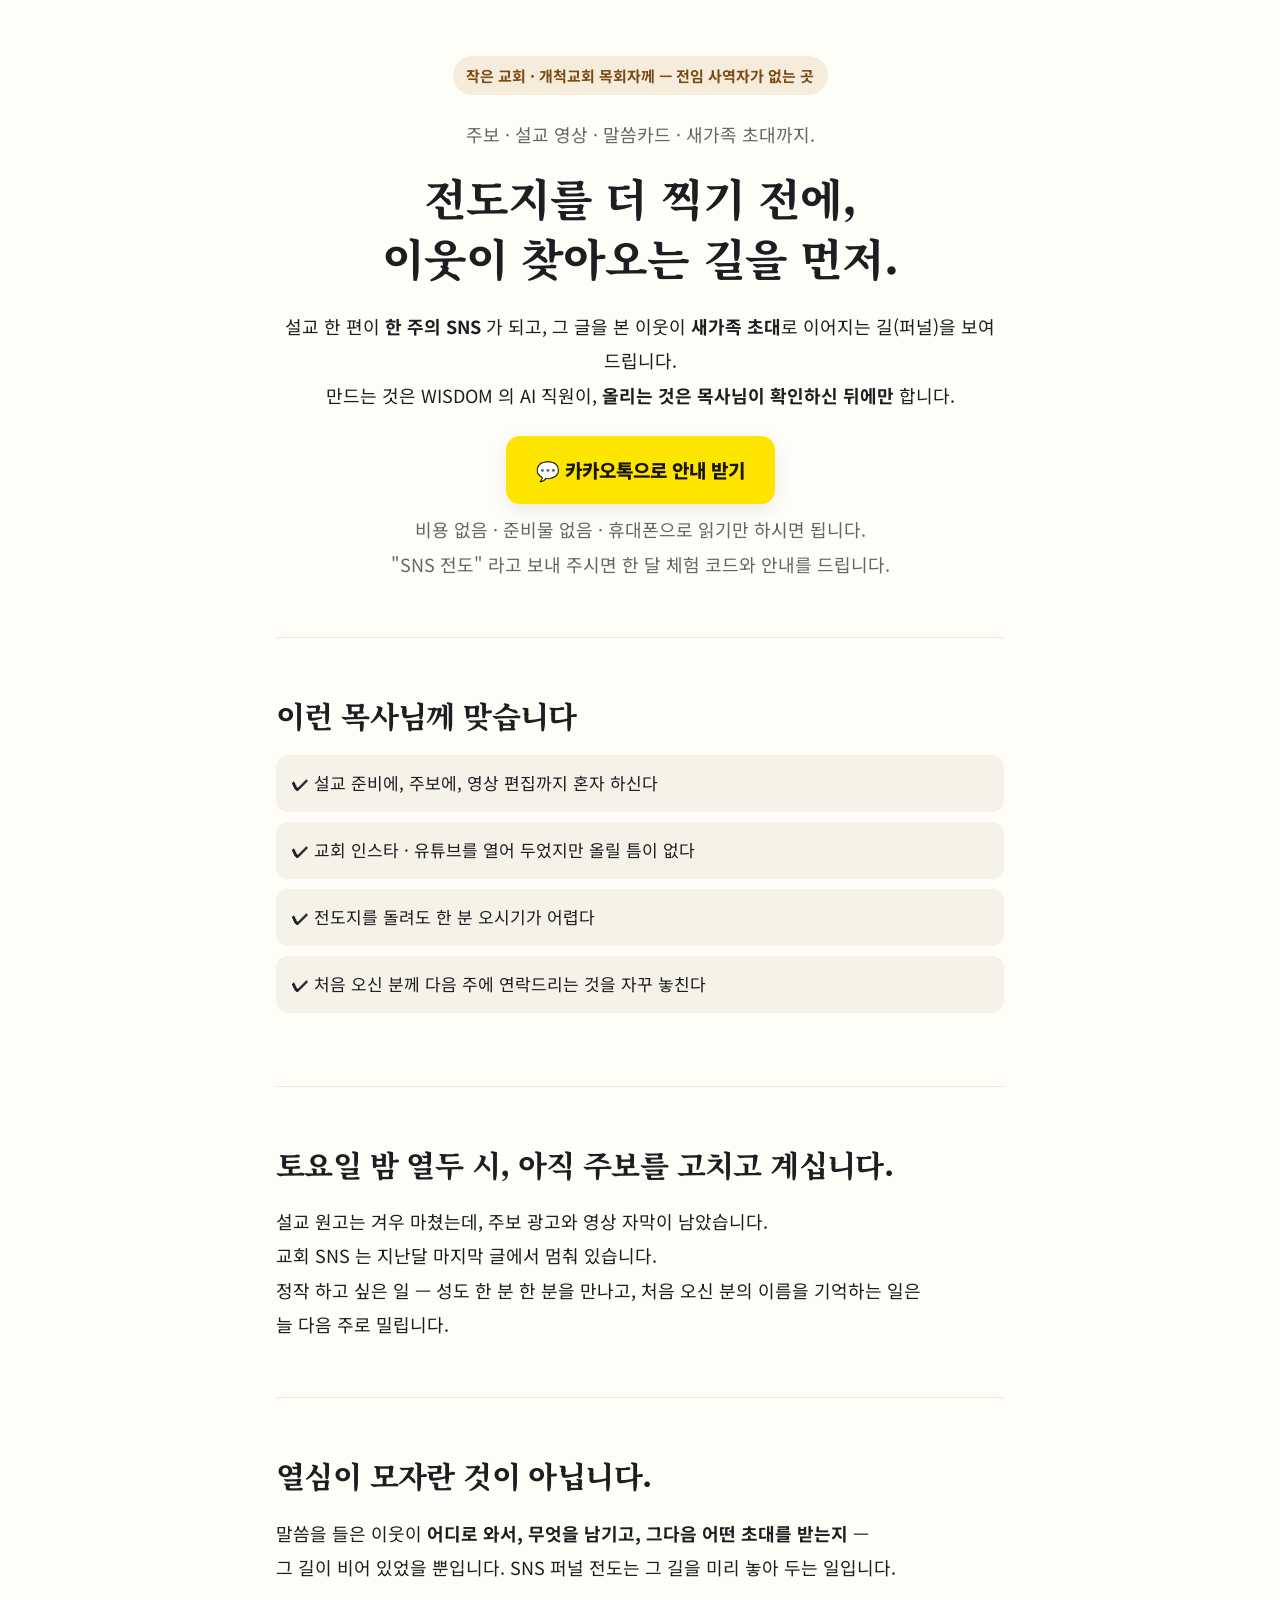
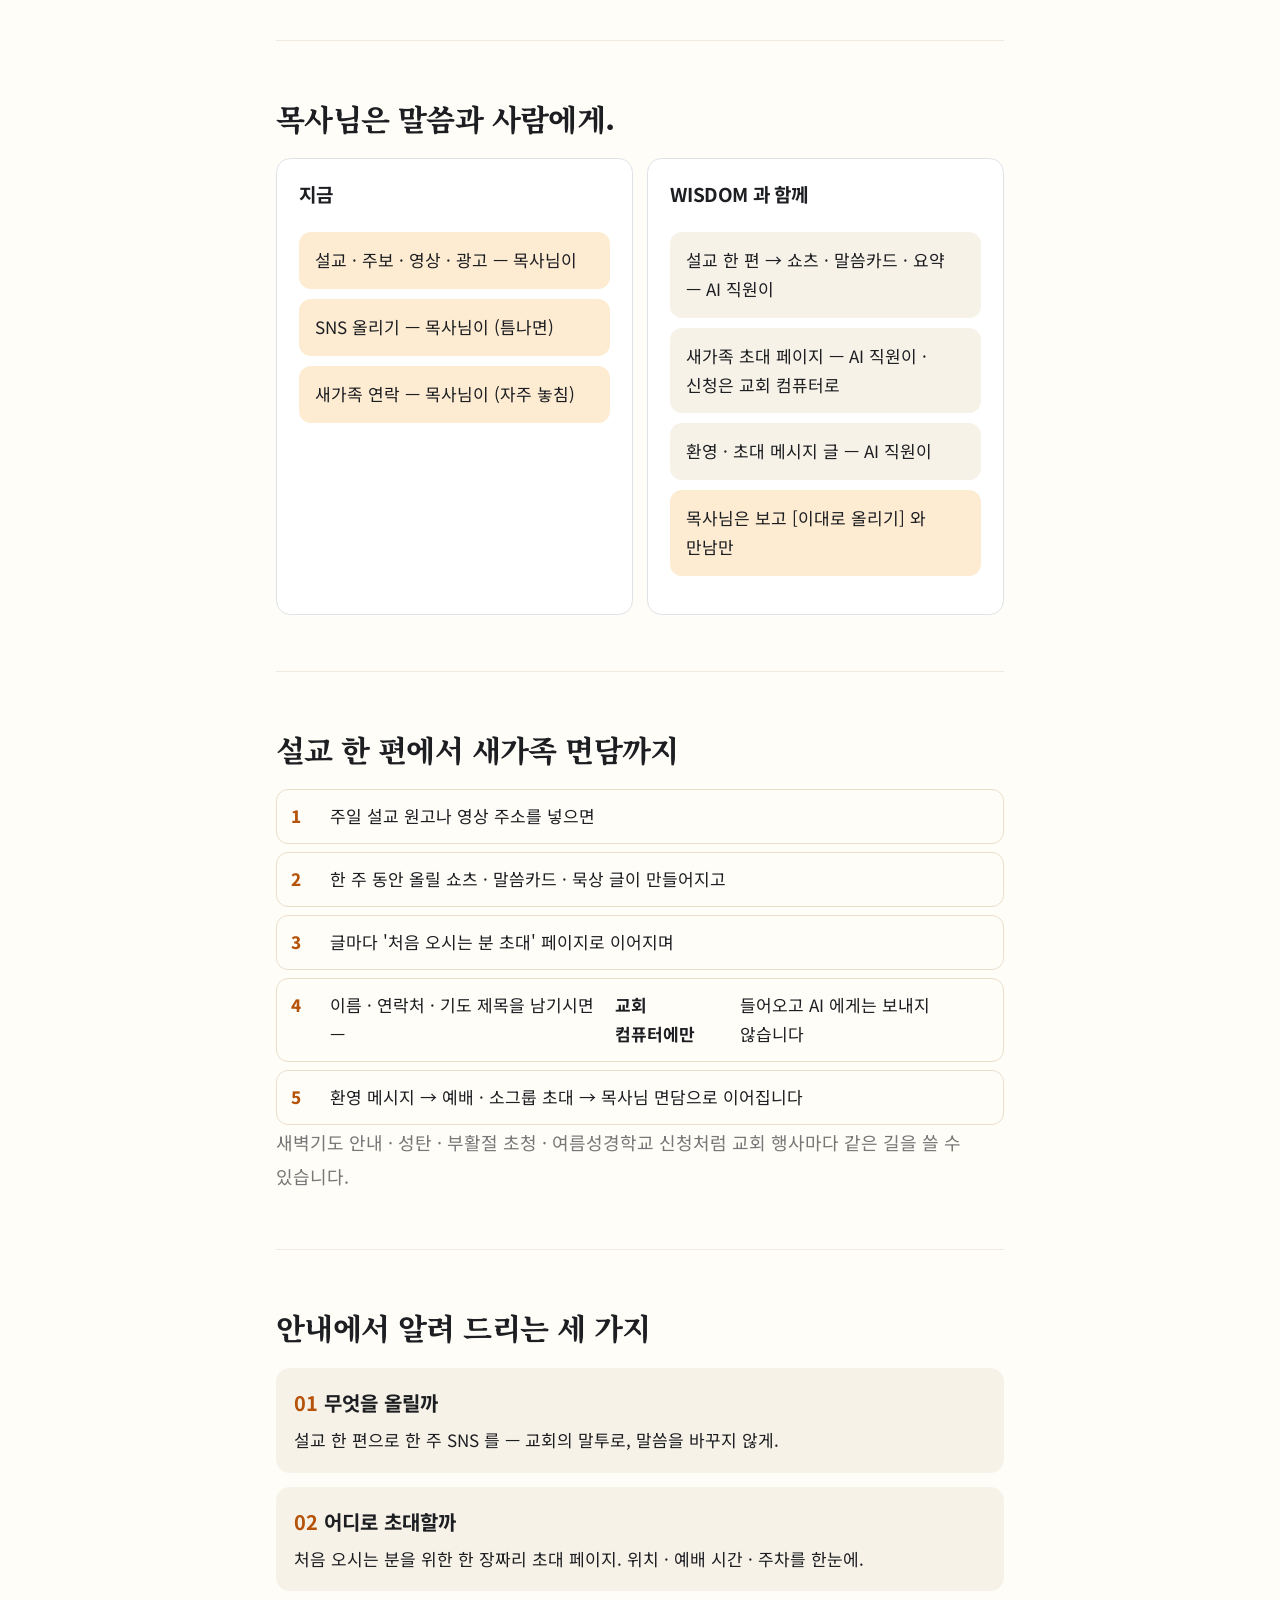
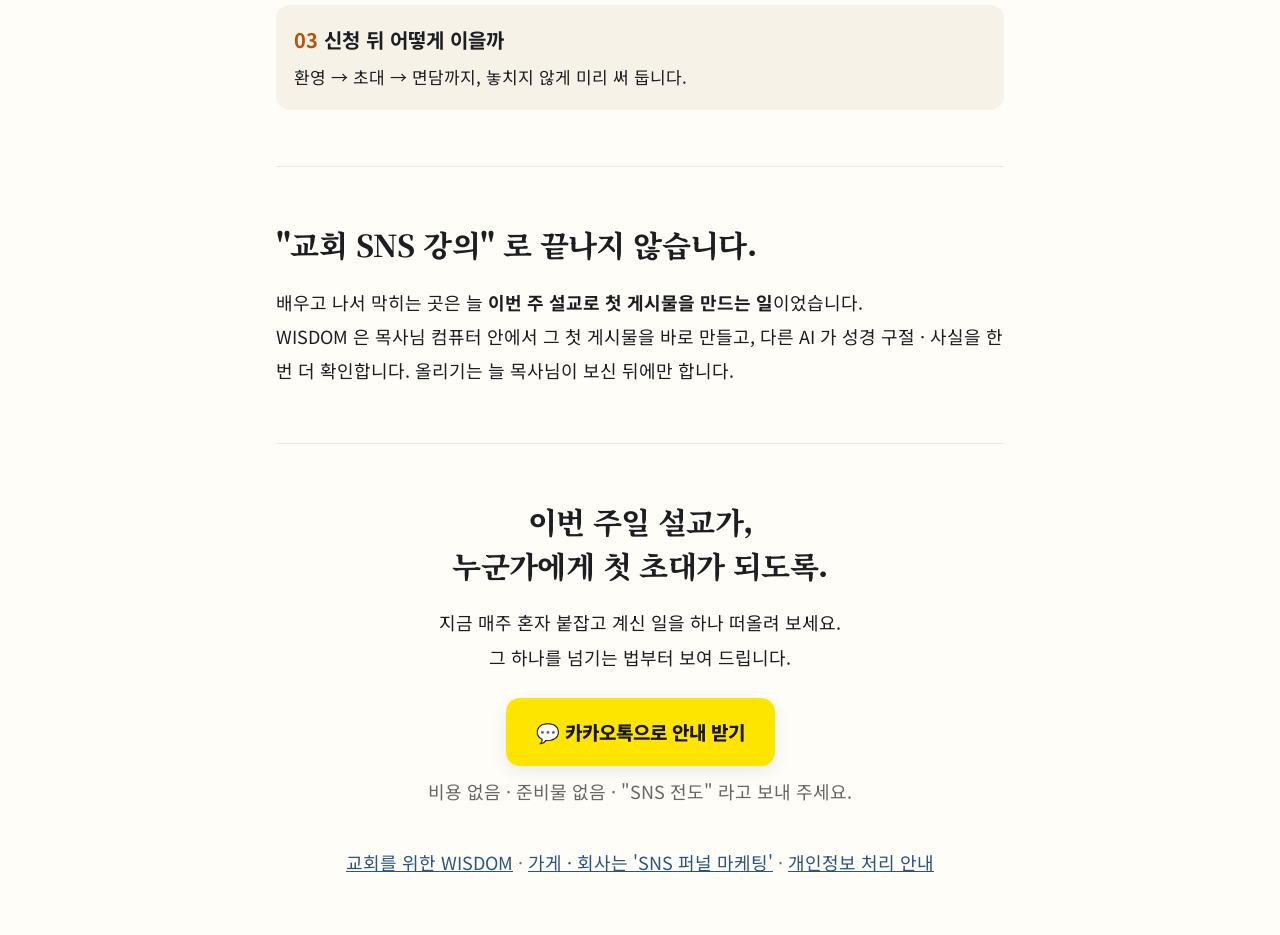
<file: church/sns.html>
<!doctype html>
<html lang="ko">
<head>
<meta charset="utf-8">
<meta name="viewport" content="width=device-width, initial-scale=1">
<title>SNS 퍼널 전도 — WISDOM</title>
<meta name="description" content="전도지를 더 찍기 전에, SNS 로 이웃이 교회를 찾아오는 길을 먼저 깔아 두세요. 설교 한 편이 한 주의 SNS 가 되고, 새가족 초대로 이어집니다.">
<meta property="og:title" content="SNS 퍼널 전도 — WISDOM">
<meta property="og:description" content="설교 한 편이 한 주의 SNS 가 되고, 새가족 초대로 이어집니다.">
<link rel="stylesheet" href="https://fonts.googleapis.com/css2?family=Noto+Sans+KR:wght@400;700;800&family=Noto+Serif+KR:wght@700&display=swap">
<link rel="stylesheet" href="../site.css">
<style>
  .lp{max-width:760px;margin:0 auto;padding:0 16px}
  .lp section{padding:56px 0;border-bottom:1px solid #efe9df}
  .lp h1{font-family:"Noto Serif KR",serif;font-size:clamp(30px,7vw,44px);line-height:1.35;margin:.4em 0 .5em;word-break:keep-all}
  .lp h2{font-family:"Noto Serif KR",serif;font-size:clamp(23px,5.4vw,30px);line-height:1.45;margin:0 0 .6em;word-break:keep-all}
  .lp p{font-size:18px;line-height:1.9;word-break:keep-all}
  body{background:#fffdf8}
  .who{display:inline-block;padding:.45em .9em;border-radius:999px;background:#f5ecdb;color:#7a4b12;font-weight:700;font-size:15px}
  .cta{display:flex;justify-content:center;margin:1.4em 0 .5em}
  .cta a{display:inline-flex;align-items:center;gap:.5em;padding:18px 30px;border-radius:14px;background:#fee500;color:#191600;font-weight:800;font-size:19px;text-decoration:none;box-shadow:0 6px 18px rgba(0,0,0,.08)}
  .ease{text-align:center;color:#666;font-size:15px;line-height:1.8}
  .flow{display:grid;gap:10px;margin:1em 0}
  .flow div{padding:14px 16px;border-radius:12px;background:#f7f2e8;font-size:17px}
  .flow .me{background:#fdebd2}
  .ba{display:grid;grid-template-columns:1fr;gap:14px}
  @media(min-width:700px){.ba{grid-template-columns:1fr 1fr}}
  .ba .card h3{margin-top:0}
  .three{counter-reset:n;display:grid;gap:14px}
  .three div{padding:18px;border-radius:14px;background:#f7f2e8}
  .three b{display:block;font-size:20px;margin-bottom:.3em}
  .three b::before{counter-increment:n;content:"0" counter(n) "  ";color:#b45309}
  .road{display:grid;gap:8px}
  .road div{display:flex;gap:.7em;align-items:flex-start;padding:12px 14px;border-radius:12px;border:1px solid #eadfcb;font-size:17px}
  .road i{font-style:normal;font-weight:800;color:#b45309;min-width:1.6em}
  .note{font-size:13px;color:#777}
</style>
</head>
<body>
<main class="lp" id="main">

<!-- ① 대상 · ② 제목 · ③ 단추 + 망설임 지우기 -->
<section style="text-align:center">
  <span class="who">작은 교회 · 개척교회 목회자께 — 전임 사역자가 없는 곳</span>
  <p style="margin:1.2em 0 0;color:#666">주보 · 설교 영상 · 말씀카드 · 새가족 초대까지.</p>
  <h1>전도지를 더 찍기 전에,<br>이웃이 찾아오는 길을 먼저.</h1>
  <p>설교 한 편이 <b>한 주의 SNS</b> 가 되고, 그 글을 본 이웃이 <b>새가족 초대</b>로 이어지는 길(퍼널)을 보여 드립니다.<br>
    만드는 것은 WISDOM 의 AI 직원이, <b>올리는 것은 목사님이 확인하신 뒤에만</b> 합니다.</p>
  <div class="cta"><a href="https://open.kakao.com/o/smi51Hqi" target="_blank" rel="noopener">💬 카카오톡으로 안내 받기</a></div>
  <p class="ease">비용 없음 · 준비물 없음 · 휴대폰으로 읽기만 하시면 됩니다.<br>"SNS 전도" 라고 보내 주시면 한 달 체험 코드와 안내를 드립니다.</p>
</section>

<!-- ④ 이런 분께 (실제 숫자 · 사례가 있으면 바꿔 넣기) -->
<section>
  <h2>이런 목사님께 맞습니다</h2>
  <div class="flow">
    <div>✔ 설교 준비에, 주보에, 영상 편집까지 혼자 하신다</div>
    <div>✔ 교회 인스타 · 유튜브를 열어 두었지만 올릴 틈이 없다</div>
    <div>✔ 전도지를 돌려도 한 분 오시기가 어렵다</div>
    <div>✔ 처음 오신 분께 다음 주에 연락드리는 것을 자꾸 놓친다</div>
  </div>
  <!-- 대표 확인: 써 보신 교회의 실제 숫자 · 사례가 있으면 여기에 — 지어내지 않습니다 -->
</section>

<!-- ⑤ 고통 장면 -->
<section>
  <h2>토요일 밤 열두 시, 아직 주보를 고치고 계십니다.</h2>
  <p>설교 원고는 겨우 마쳤는데, 주보 광고와 영상 자막이 남았습니다.<br>
    교회 SNS 는 지난달 마지막 글에서 멈춰 있습니다.</p>
  <p>정작 하고 싶은 일 — 성도 한 분 한 분을 만나고, 처음 오신 분의 이름을 기억하는 일은<br>늘 다음 주로 밀립니다.</p>
</section>

<!-- ⑥ 탓 돌리기 -->
<section>
  <h2>열심이 모자란 것이 아닙니다.</h2>
  <p>말씀을 들은 이웃이 <b>어디로 와서, 무엇을 남기고, 그다음 어떤 초대를 받는지</b> —<br>
    그 길이 비어 있었을 뿐입니다. SNS 퍼널 전도는 그 길을 미리 놓아 두는 일입니다.</p>
</section>

<!-- ⑦ 전후 그림 · 새 자리 -->
<section>
  <h2>목사님은 말씀과 사람에게.</h2>
  <div class="ba">
    <div class="card"><h3>지금</h3>
      <div class="flow"><div class="me">설교 · 주보 · 영상 · 광고 — 목사님이</div><div class="me">SNS 올리기 — 목사님이 (틈나면)</div><div class="me">새가족 연락 — 목사님이 (자주 놓침)</div></div></div>
    <div class="card"><h3>WISDOM 과 함께</h3>
      <div class="flow"><div>설교 한 편 → 쇼츠 · 말씀카드 · 요약 — AI 직원이</div><div>새가족 초대 페이지 — AI 직원이 · 신청은 교회 컴퓨터로</div><div>환영 · 초대 메시지 글 — AI 직원이</div><div class="me">목사님은 보고 [이대로 올리기] 와 만남만</div></div></div>
  </div>
</section>

<!-- ⑧ 전도 퍼널의 길 (업종별 예 대신 교회 안의 상황별 예) -->
<section>
  <h2>설교 한 편에서 새가족 면담까지</h2>
  <div class="road">
    <div><i>1</i>주일 설교 원고나 영상 주소를 넣으면</div>
    <div><i>2</i>한 주 동안 올릴 쇼츠 · 말씀카드 · 묵상 글이 만들어지고</div>
    <div><i>3</i>글마다 '처음 오시는 분 초대' 페이지로 이어지며</div>
    <div><i>4</i>이름 · 연락처 · 기도 제목을 남기시면 — <b>교회 컴퓨터에만</b> 들어오고 AI 에게는 보내지 않습니다</div>
    <div><i>5</i>환영 메시지 → 예배 · 소그룹 초대 → 목사님 면담으로 이어집니다</div>
  </div>
  <p class="note">새벽기도 안내 · 성탄 · 부활절 초청 · 여름성경학교 신청처럼 교회 행사마다 같은 길을 쓸 수 있습니다.</p>
</section>

<!-- ⑨ 받으면 얻는 것 셋 -->
<section>
  <h2>안내에서 알려 드리는 세 가지</h2>
  <div class="three">
    <div><b>무엇을 올릴까</b>설교 한 편으로 한 주 SNS 를 — 교회의 말투로, 말씀을 바꾸지 않게.</div>
    <div><b>어디로 초대할까</b>처음 오시는 분을 위한 한 장짜리 초대 페이지. 위치 · 예배 시간 · 주차를 한눈에.</div>
    <div><b>신청 뒤 어떻게 이을까</b>환영 → 초대 → 면담까지, 놓치지 않게 미리 써 둡니다.</div>
  </div>
</section>

<!-- ⑩ 다른 곳과의 차이 -->
<section>
  <h2>"교회 SNS 강의" 로 끝나지 않습니다.</h2>
  <p>배우고 나서 막히는 곳은 늘 <b>이번 주 설교로 첫 게시물을 만드는 일</b>이었습니다.<br>
    WISDOM 은 목사님 컴퓨터 안에서 그 첫 게시물을 바로 만들고, 다른 AI 가 성경 구절 · 사실을 한 번 더 확인합니다.
    올리기는 늘 목사님이 보신 뒤에만 합니다.</p>
</section>

<!-- ⑪ 사례 묶음 — 대표 확인: 실제 써 보신 교회의 전 → 뒤 → 한마디 (본인 신고 · 효과를 보장하지 않음 표시) -->

<!-- ⑫ 끝의 상상 + 같은 단추 -->
<section style="text-align:center;border-bottom:0">
  <h2>이번 주일 설교가,<br>누군가에게 첫 초대가 되도록.</h2>
  <p>지금 매주 혼자 붙잡고 계신 일을 하나 떠올려 보세요.<br>그 하나를 넘기는 법부터 보여 드립니다.</p>
  <div class="cta"><a href="https://open.kakao.com/o/smi51Hqi" target="_blank" rel="noopener">💬 카카오톡으로 안내 받기</a></div>
  <p class="ease">비용 없음 · 준비물 없음 · "SNS 전도" 라고 보내 주세요.</p>
  <p class="note" style="margin-top:2em"><a href="index.html">교회를 위한 WISDOM</a> · <a href="../sns.html">가게 · 회사는 'SNS 퍼널 마케팅'</a> · <a href="../privacy.html">개인정보 처리 안내</a></p>
</section>
</main>
</body>
</html>
</file>
<file: site.css>
/* WISDOM 홈페이지 — 모든 쪽이 같이 쓴다. 색 · 글씨 · 간격은 디자인 사양서(docs/사업화/디자인사양서/tokens.json) 그대로.
   짜임은 제품 홈페이지 꼴 (2026-10-23 대표 "이것처럼 우리도 이제 준비하자") — 첫 화면 → 화면 둘러보기 → 주제 칸 → 비용 → 개인정보 → 설치 */
:root{
  --paper:#f4f5f7; --surface:#ffffff; --ink:#1c1e22; --muted:#5b616a; --line:#dfe2e6;
  --mark:#2a5580; --on-mark:#ffffff; --mark-soft:#e8eff6;
  --mark-deep:#12304f; --on-deep:#f4f7fb; --mark-glow:#9cc4ee; --deep-muted:#c3d3e6; --deep-line:#2b4a6b;
  --good:#2f6b48; --good-soft:#e7f1ea; --warn:#9c3b2a; --warn-soft:#f8ece9; --gold:#7a5c14; --gold-soft:#f6efdc;
  --font:Pretendard,"Noto Sans KR",-apple-system,"Apple SD Gothic Neo","Malgun Gothic",sans-serif;
  --r-sm:.6rem; --r-md:.7rem; --r-lg:.9rem; --tap:44px;
  --lift:0 18px 48px rgba(18,48,79,.18);
}
@media (prefers-color-scheme: dark){:root:not([data-theme="light"]){
  --paper:#14171b; --surface:#1d2127; --ink:#eef0f3; --muted:#a3aab3; --line:#2f353d;
  --mark:#8fb5dc; --on-mark:#10233a; --mark-soft:#1f2d3d; --mark-deep:#0c1f33; --deep-line:#23405e;
  --good:#7cc39a; --good-soft:#1b2e23; --warn:#e58e7d; --warn-soft:#3a221d; --gold:#d9b45a; --gold-soft:#33291a;
  --lift:0 18px 48px rgba(0,0,0,.5); color-scheme:dark}}
:root[data-theme="dark"]{
  --paper:#14171b; --surface:#1d2127; --ink:#eef0f3; --muted:#a3aab3; --line:#2f353d;
  --mark:#8fb5dc; --on-mark:#10233a; --mark-soft:#1f2d3d; --mark-deep:#0c1f33; --deep-line:#23405e;
  --good:#7cc39a; --good-soft:#1b2e23; --warn:#e58e7d; --warn-soft:#3a221d; --gold:#d9b45a; --gold-soft:#33291a;
  --lift:0 18px 48px rgba(0,0,0,.5); color-scheme:dark}

*{box-sizing:border-box}
html{scroll-behavior:smooth;scroll-padding-top:72px}
@media (prefers-reduced-motion:reduce){html{scroll-behavior:auto}}
body{margin:0;background:var(--surface);color:var(--ink);font-family:var(--font);font-size:17px;line-height:1.7;word-break:keep-all;overflow-wrap:anywhere}
a{color:var(--mark)}
:focus-visible{outline:3px solid var(--mark);outline-offset:2px}
img{max-width:100%}
.wrap{max-width:72rem;margin:0 auto;padding-inline:clamp(16px,4vw,32px)}
.narrow{max-width:46rem}
h1,h2,h3{text-wrap:balance;letter-spacing:-.02em;margin:0}
h1{font-size:clamp(34px,5vw,48px);line-height:1.2;font-weight:800}
h2{font-size:clamp(28px,4vw,38px);line-height:1.28;font-weight:800}
h3{font-size:19px;line-height:1.45;font-weight:700}
p{margin:0}
.eyebrow{font-size:14px;font-weight:700;letter-spacing:.04em;color:var(--mark)}
.lead{font-size:19px;line-height:1.75;color:var(--muted);max-width:42rem}
.muted{color:var(--muted)}
.small{font-size:14px}

.btn{display:inline-flex;align-items:center;justify-content:center;gap:.4rem;min-height:var(--tap);padding:.5rem 1.3rem;border-radius:var(--r-md);border:1px solid var(--line);background:var(--surface);color:var(--ink);font:inherit;font-weight:700;text-decoration:none;cursor:pointer}
.btn:hover{border-color:var(--mark)}
.btn.solid{background:var(--mark);border-color:var(--mark);color:var(--on-mark)}
.btn.big{min-height:56px;padding-inline:1.6rem;font-size:18px}
.row{display:flex;flex-wrap:wrap;gap:10px;align-items:center}
.card{background:var(--surface);border:1px solid var(--line);border-radius:var(--r-lg);padding:1.3rem 1.4rem;display:flex;flex-direction:column;gap:.45rem;min-width:0}
.card p{color:var(--muted)}
.tag{display:inline-block;padding:0 .65em;border-radius:999px;font-size:13.6px;font-weight:700;background:var(--mark-soft);color:var(--mark);width:fit-content}
.tag.good{background:var(--good-soft);color:var(--good)} .tag.gold{background:var(--gold-soft);color:var(--gold)}
.grid{display:grid;gap:16px}
.g2{grid-template-columns:repeat(auto-fit,minmax(min(20rem,100%),1fr))}
.g3{grid-template-columns:repeat(auto-fit,minmax(min(16rem,100%),1fr))}
.g4{grid-template-columns:repeat(auto-fit,minmax(min(13rem,100%),1fr))}
section.sec{padding-block:80px}
section.alt{background:var(--paper)}
.head{display:flex;flex-direction:column;gap:.7rem;margin-bottom:32px}
.shot{display:block;width:100%;height:auto;border-radius:var(--r-lg);border:1px solid var(--line);background:var(--surface)}
.cap{font-size:14px;color:var(--muted);margin-top:.6rem}

/* 메뉴 띠 */
.top{position:sticky;top:0;z-index:20;background:color-mix(in srgb,var(--surface) 92%,transparent);backdrop-filter:blur(10px);border-bottom:1px solid var(--line)}
.topin{display:flex;align-items:center;gap:.5rem 1rem;min-height:64px}
.logo{font-weight:800;font-size:21px;letter-spacing:-.02em;color:var(--ink);text-decoration:none;margin-right:auto;display:flex;align-items:center;gap:.5rem}
.logo i{display:inline-grid;place-items:center;width:30px;height:30px;border-radius:8px;background:var(--mark);color:var(--on-mark);font-style:normal;font-size:15px}
.nav{display:flex;flex-wrap:wrap;gap:.1rem}
.nav a{color:var(--muted);text-decoration:none;font-size:15px;font-weight:600;padding:.45rem .6rem;border-radius:var(--r-sm);min-height:40px;display:inline-flex;align-items:center}
.nav a:hover,.nav a[aria-current]{color:var(--mark);background:var(--mark-soft)}
.top .btn.solid{min-height:40px;padding:.3rem 1rem}
@media (max-width:900px){.nav{display:none}}

/* 첫 화면 */
.hero{background:var(--mark-deep);color:var(--on-deep);padding-block:56px 72px;overflow:hidden}
.pill{display:inline-flex;align-items:center;gap:.6rem;padding:.3rem .9rem .3rem .35rem;border-radius:999px;border:1px solid var(--deep-line);color:var(--deep-muted);text-decoration:none;font-size:15px;min-height:40px}
.pill b{background:var(--mark-glow);color:#10233a;border-radius:999px;padding:.1rem .6rem;font-size:13.6px;white-space:nowrap;flex:none}
.pill:hover{border-color:var(--mark-glow);color:var(--on-deep)}
.hero h1{font-size:clamp(40px,6.4vw,64px);line-height:1.12;margin-top:22px}
.hero h1 em{font-style:normal;color:var(--mark-glow)}
.hero .lead{color:var(--deep-muted);margin-top:20px}
.hero .row{margin-top:30px}
.hero .btn{background:transparent;color:var(--on-deep);border-color:var(--deep-muted)}
.hero .btn.solid{background:var(--mark-glow);border-color:var(--mark-glow);color:#10233a}
.hero .note{font-size:14.5px;color:var(--deep-muted);margin-top:14px}
.hero .note a{color:var(--on-deep)}
.facts{display:flex;flex-wrap:wrap;gap:.6rem 2rem;margin-top:36px;padding-top:22px;border-top:1px solid var(--deep-line)}
.facts div{display:flex;align-items:baseline;gap:.5rem;color:var(--deep-muted);font-size:15px}
.facts b{font-size:26px;color:var(--on-deep);font-weight:800}
.hero-shot{margin-top:44px;position:relative}
/* 캡처는 화면 한 장을 통째로 — 아래가 잘려 다음 칸으로 넘어가 보이지 않게 네 모서리 · 테두리를 다 둔다 (2026-10-26 대표 "이렇게 짤리면 안되지") */
.hero-shot img{display:block;width:100%;height:auto;border-radius:var(--r-lg);box-shadow:var(--lift);border:1px solid var(--deep-line)}

/* 화면 둘러보기 */
.tabs{display:flex;flex-wrap:wrap;gap:.4rem;margin-bottom:18px}
.tabs button{min-height:var(--tap);padding:.4rem 1rem;border-radius:999px;border:1px solid var(--line);background:var(--surface);color:var(--ink);font:inherit;font-weight:700;cursor:pointer}
.tabs button[aria-selected="true"]{background:var(--mark);border-color:var(--mark);color:var(--on-mark)}
.tour{display:grid;grid-template-columns:minmax(0,1fr) minmax(0,20rem);gap:28px;align-items:start}
.tour .say{display:flex;flex-direction:column;gap:.6rem;position:sticky;top:90px}
.tour .say p{color:var(--muted)}
@media (max-width:900px){.tour{grid-template-columns:1fr}.tour .say{position:static;order:-1}}

/* 주제 칸 — 눈썹 · 두 줄 제목 · 설명 · 네 가지 · 보기 화면 */
.topic{display:grid;grid-template-columns:minmax(0,26rem) minmax(0,1fr);gap:40px;align-items:start}
.topic.flip{grid-template-columns:minmax(0,1fr) minmax(0,26rem)}
.topic.flip .txt{order:2}
.topic .txt{display:flex;flex-direction:column;gap:.9rem}
@media (max-width:900px){.topic,.topic.flip{grid-template-columns:1fr}.topic.flip .txt{order:0}}
.points{display:grid;gap:12px;margin-top:8px}
.points div{border-left:3px solid var(--mark);padding:.1rem 0 .1rem .9rem}
.points b{display:block}
.points span{color:var(--muted);font-size:16px}

/* 확인하는 AI 의 보기 상자 */
.check{background:var(--surface);border:1px solid var(--line);border-radius:var(--r-lg);padding:1.2rem 1.3rem;display:flex;flex-direction:column;gap:.55rem}
.check .ln{display:flex;gap:.6rem;align-items:flex-start}
.check .ok{color:var(--good);font-weight:800;flex:none}
.check .no{color:var(--warn);font-weight:800;flex:none}
.check .sum{margin-top:.4rem;padding:.7rem .9rem;border-radius:var(--r-md);background:var(--mark-soft)}

/* 직원 · 위인 */
.people{display:grid;grid-template-columns:repeat(auto-fit,minmax(9rem,1fr));gap:12px}
.person{display:flex;flex-direction:column;align-items:center;text-align:center;gap:.2rem;background:var(--surface);border:1px solid var(--line);border-radius:var(--r-lg);padding:1rem .6rem}
.person img{width:96px;height:96px;object-fit:contain}
.person span{font-size:14px;color:var(--muted)}
.person.lead{border-color:var(--mark)}

/* 비용 세 칸 */
.cost .card .who{font-size:14px;font-weight:700;color:var(--mark)}
.cost .card h3{font-size:22px}
.cost .card .price{font-weight:800;color:var(--ink)}
.cost .card.main{border:2px solid var(--mark)}

/* 약속 목록 */
.promise{list-style:none;padding:0;margin:0;display:grid;gap:10px}
.promise li{display:flex;gap:.7rem;align-items:flex-start;background:var(--surface);border:1px solid var(--line);border-radius:var(--r-md);padding:.8rem 1rem}
.promise li::before{content:"✓";color:var(--good);font-weight:800}

/* 만든 이야기 맛보기 */
.maker{display:grid;grid-template-columns:minmax(0,15rem) minmax(0,1fr);gap:36px;align-items:center}
.maker img{width:100%;height:auto;border-radius:var(--r-lg);border:1px solid var(--line)}
.maker blockquote{margin:0;font-size:clamp(22px,3vw,28px);line-height:1.5;font-weight:800;letter-spacing:-.02em}
@media (max-width:760px){.maker{grid-template-columns:1fr}.maker img{max-width:14rem}}

/* 설치 세 단계 */
.steps{counter-reset:s;display:grid;gap:16px;grid-template-columns:repeat(auto-fit,minmax(min(18rem,100%),1fr))}
.steps .card{position:relative;padding-top:3.4rem}
.steps .card::before{counter-increment:s;content:counter(s);position:absolute;top:1.1rem;left:1.4rem;width:32px;height:32px;border-radius:50%;background:var(--mark);color:var(--on-mark);display:grid;place-items:center;font-weight:800}
.get{margin-top:28px;background:var(--mark-deep);color:var(--on-deep);border-radius:var(--r-lg);padding:clamp(20px,4vw,36px);display:grid;grid-template-columns:minmax(0,1fr) minmax(0,22rem);gap:24px;align-items:center}
.get p{color:var(--deep-muted)}
.get .btn.solid{background:var(--mark-glow);border-color:var(--mark-glow);color:#10233a}
.get input{width:100%;min-height:var(--tap);border-radius:var(--r-md);border:1px solid var(--deep-line);background:#0c2238;color:var(--on-deep);font:inherit;padding:.5rem .9rem}
.get label{font-size:14px;color:var(--deep-muted)}
.get .msg{font-size:14.5px;color:var(--deep-muted);min-height:1.5em}
.get a{color:var(--on-deep)}
@media (max-width:820px){.get{grid-template-columns:1fr}}
.stuck{margin-top:28px}
.stuck .grid a{display:flex;flex-direction:column;gap:.15rem;text-decoration:none;color:var(--ink);background:var(--surface);border:1px solid var(--line);border-radius:var(--r-md);padding:.9rem 1rem;min-height:var(--tap)}
.stuck .grid a:hover{border-color:var(--mark)}
.stuck .grid a span{font-size:14px;color:var(--muted)}

/* 글 쪽 (설치 도움말 · 업데이트 · 이야기 · 개인정보) */
.page-head{background:var(--paper);padding-block:56px 40px;border-bottom:1px solid var(--line)}
.page-head .lead{margin-top:14px}
.doc{padding-block:48px 80px}
.doc h2{font-size:clamp(24px,3.2vw,30px);margin:56px 0 14px;scroll-margin-top:84px}
.doc h2:first-child{margin-top:0}
.doc h3{margin:26px 0 8px}
.doc p,.doc li{color:var(--ink)}
.doc p+p{margin-top:.9rem}
.doc ol,.doc ul{padding-left:1.4rem;display:grid;gap:.4rem;margin:.6rem 0}
.doc blockquote{margin:1rem 0;padding:.8rem 1.1rem;border-left:4px solid var(--mark);background:var(--mark-soft);border-radius:.4rem}
.doc .box{margin:1rem 0;padding:1rem 1.1rem;border:1px solid var(--line);border-radius:var(--r-lg);background:var(--surface)}
.doc .box.warn{background:var(--warn-soft);border-color:transparent}
.doc table{width:100%;border-collapse:collapse;margin:.8rem 0;font-size:16px}
.doc th,.doc td{text-align:left;padding:.6rem .7rem;border-bottom:1px solid var(--line);vertical-align:top}
.doc th{background:var(--paper)}
.doc kbd{font:inherit;font-weight:700;border:1px solid var(--line);border-bottom-width:2px;border-radius:.4rem;padding:0 .4rem;background:var(--surface)}
.toc{display:flex;flex-wrap:wrap;gap:.4rem;margin-top:22px}
.toc a{min-height:40px;display:inline-flex;align-items:center;padding:.3rem .9rem;border-radius:999px;border:1px solid var(--line);background:var(--surface);text-decoration:none;color:var(--ink);font-weight:600;font-size:15px}
.toc a:hover{border-color:var(--mark)}
.ver{display:grid;grid-template-columns:minmax(0,10rem) minmax(0,1fr);gap:8px 28px;padding-block:28px;border-top:1px solid var(--line)}
.ver:first-of-type{border-top:0}
.ver .when b{display:block;font-size:22px;font-weight:800}
.ver .when span{font-size:14px;color:var(--muted)}
.ver h3{margin:0 0 .5rem;font-size:21px}
.ver ul{margin:0}
@media (max-width:640px){.ver{grid-template-columns:1fr}}

/* 맺음 · 바닥 */
.close{background:var(--mark-deep);color:var(--on-deep);padding-block:72px;text-align:center}
.close h2 em{font-style:normal;color:var(--mark-glow)}
.close p{color:var(--deep-muted);margin:14px 0 26px}
.close .btn.solid{background:var(--mark-glow);border-color:var(--mark-glow);color:#10233a}
footer{background:var(--paper);border-top:1px solid var(--line);padding-block:40px;font-size:15px;color:var(--muted)}
footer .cols{display:grid;grid-template-columns:repeat(auto-fit,minmax(min(11rem,100%),1fr));gap:24px}
footer b{display:block;color:var(--ink);margin-bottom:.4rem}
footer a{display:block;color:var(--muted);text-decoration:none;padding:.15rem 0}
footer a:hover{color:var(--mark)}
footer .last{margin-top:28px;padding-top:18px;border-top:1px solid var(--line);font-size:14px}
/* 맨 위 띠 · 문의 · 묻고 답하기 (2026-10-26 — 색은 위 토큰 그대로) */
.band{background:var(--mark-deep);color:var(--on-deep);font-size:15px}
.band .wrap{display:flex;align-items:center;gap:.6rem 1rem;flex-wrap:wrap;min-height:48px;padding-block:6px}
.band span{flex:1 1 16rem} .band b{color:#fff}
.band a{display:inline-flex;align-items:center;min-height:38px;padding:0 1rem;border-radius:var(--r-md);background:#fee500;color:#191600;font-weight:700;text-decoration:none;white-space:nowrap}
.band a.sub{background:transparent;color:var(--on-deep);border:1px solid var(--deep-line)}
.contact{display:grid;grid-template-columns:repeat(3,minmax(0,1fr));gap:16px}
.contact .card{display:flex;flex-direction:column;gap:.5rem}
.contact .card .ic{font-size:28px;line-height:1}
.contact .card .btn{margin-top:auto;align-self:flex-start}
.contact .card .btn.kakao{background:#fee500;border-color:#fee500;color:#191600}
@media (max-width:820px){.contact{grid-template-columns:1fr}}
.faq{display:grid;gap:10px;max-width:52rem}
.faq details{background:var(--surface);border:1px solid var(--line);border-radius:var(--r-lg);padding:0 1.2rem}
.faq summary{cursor:pointer;min-height:56px;display:flex;align-items:center;gap:1rem;font-weight:700;font-size:18px;list-style:none}
.faq summary::-webkit-details-marker{display:none}
.faq summary::after{content:"＋";margin-left:auto;color:var(--mark);font-size:20px}
.faq details[open] summary::after{content:"－"}
.faq details p{padding:0 0 1.1rem;color:var(--muted)}
/* 만든 것 — 결과물 모음 */
.made{grid-template-columns:repeat(auto-fit,minmax(min(17rem,100%),1fr))}.made figure{margin:0}.made .cap .tag{margin-right:.4rem}.made .shot{aspect-ratio:4/5;object-fit:cover;object-position:top}.made .shot.wide{aspect-ratio:6/5;object-fit:contain;background:var(--surface)}.made .vid video{aspect-ratio:4/5;object-fit:contain;background:#111}
/* 맡길 때와 비교 */
.vs .card{display:flex;flex-direction:column}.vs .was{color:var(--muted);font-size:15px;margin-top:.4rem}.vs .now{margin-top:auto;padding-top:.8rem;border-top:1px solid var(--line)}.vs .now b{display:block;font-size:22px;color:var(--ink,inherit)}
</file>
